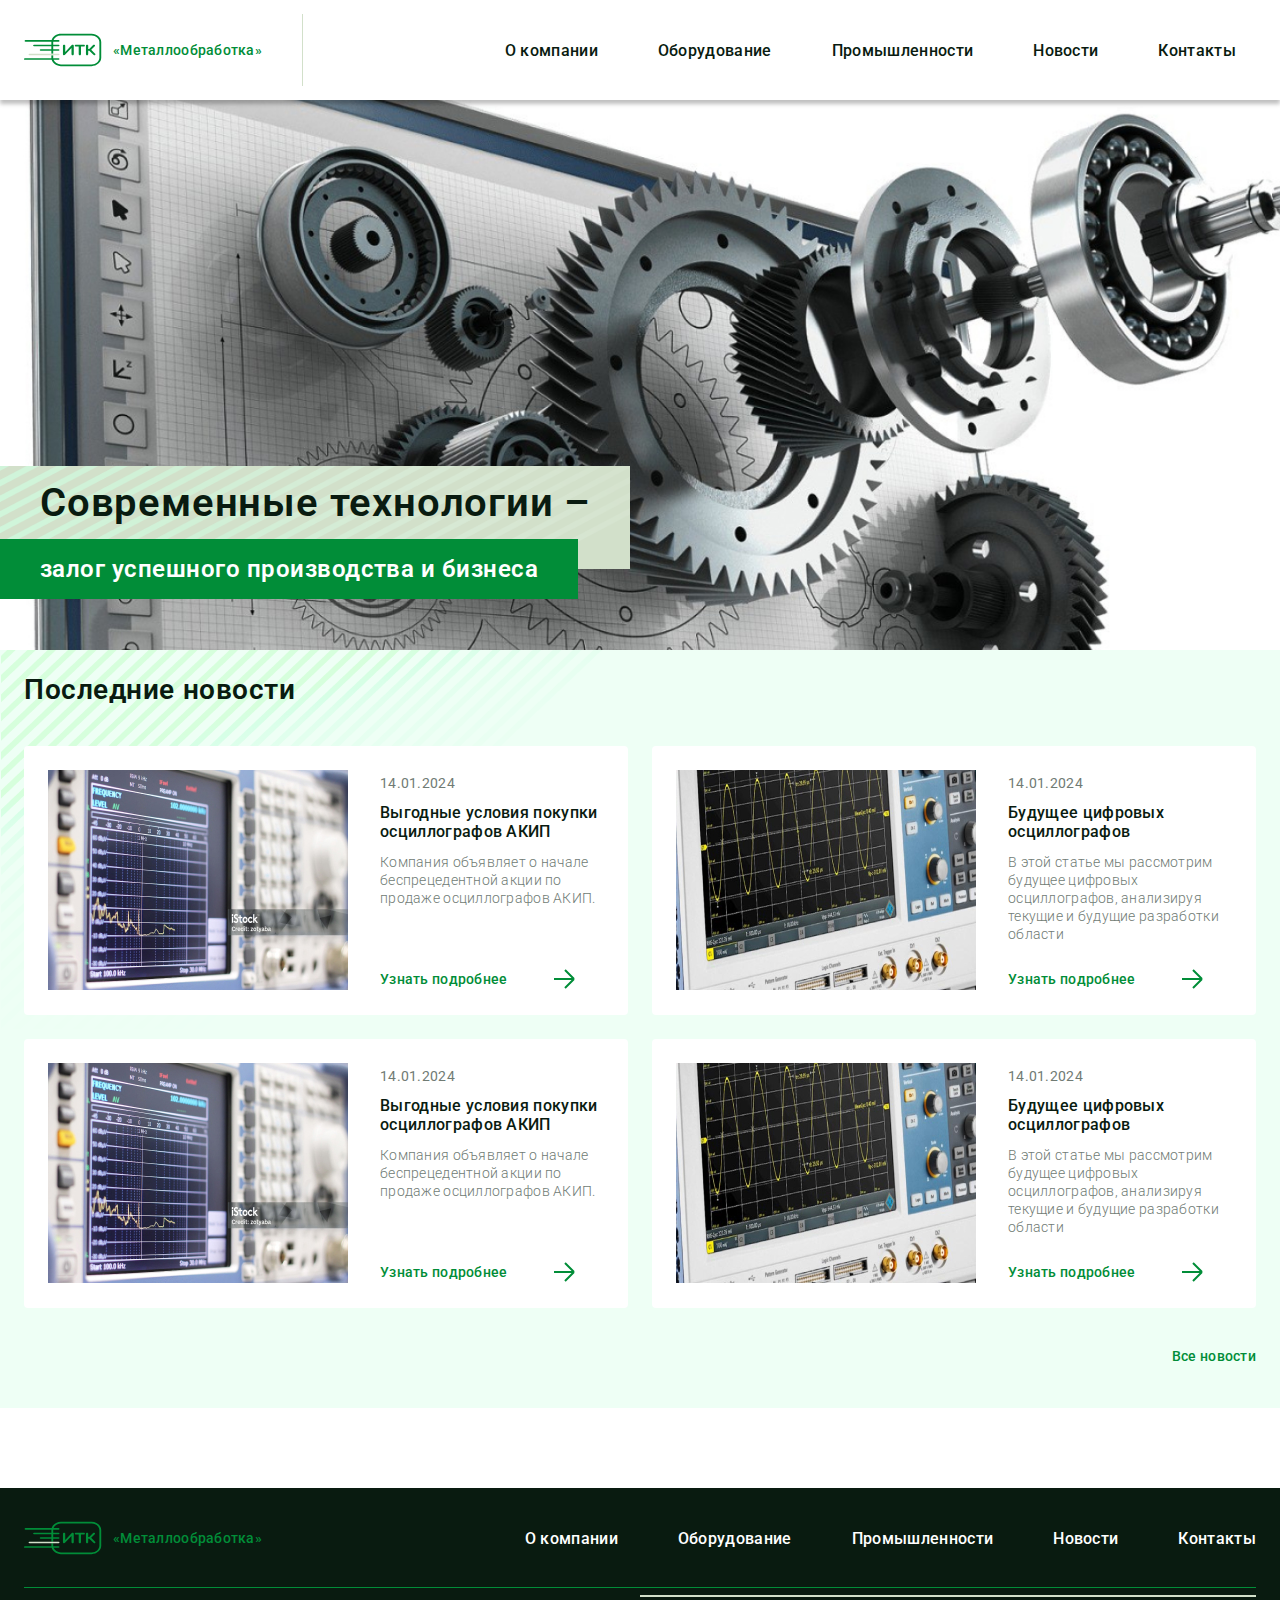
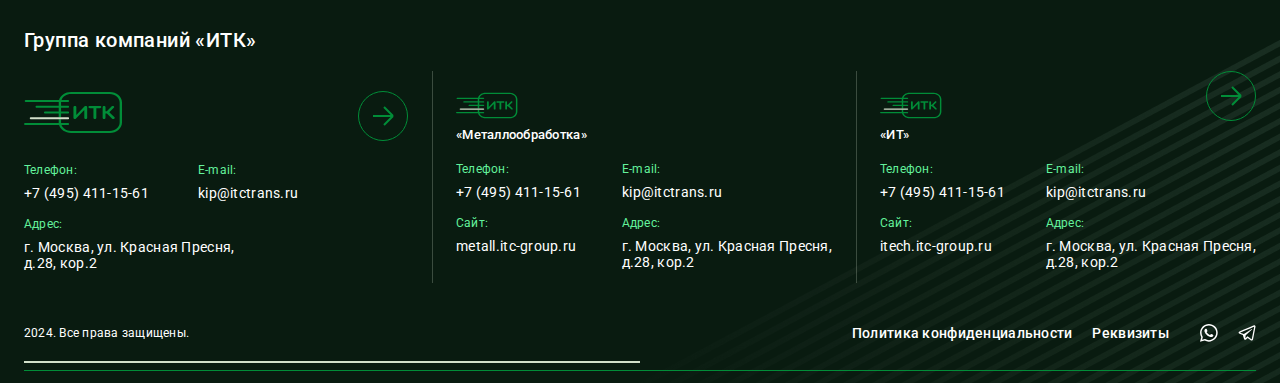
<file: index.html>
<!DOCTYPE html>
<html lang="ru">
	<head>
		<meta http-equiv="Content-Type" content="text/html; charset=utf-8">

		<!-- Adapting the page for mobile devices -->
		<meta name="viewport" content="width=device-width, initial-scale=1, maximum-scale=1">

		<!-- Prohibition of phone number recognition -->
		<meta name="format-detection" content="telephone=no">
		<meta name="SKYPE_TOOLBAR" content ="SKYPE_TOOLBAR_PARSER_COMPATIBLE">

		<!-- Page title -->
		<title>Заголовок страницы</title>

		<!-- Meta description -->
		<meta name="description" content="">

		<!-- Meta Keywords -->
		<meta name="keywords" content="">

		<!-- Changing the color of the mobile browser panel -->
		<meta name="msapplication-TileColor" content="#018D38">
		<meta name="theme-color" content="#018D38">

		<!-- Connecting fonts from Google -->
		<link rel="preconnect" href="https://fonts.googleapis.com">
		<link rel="preconnect" href="https://fonts.gstatic.com" crossorigin>
		<link href="https://fonts.googleapis.com/css2?family=Roboto:ital,wght@0,100;0,300;0,400;0,500;0,700;0,900;1,100;1,300;1,400;1,500;1,700;1,900&display=swap" rel="stylesheet">

		<!-- Connecting style files -->
		<link rel="stylesheet" href="css/swiper-bundle.min.css" async>
		<link rel="stylesheet" href="css/swiper.css" async>
		<link rel="stylesheet" href="css/fancybox.css" async>
		<link rel="stylesheet" href="css/styles.css" async>

		<link rel="stylesheet" href="css/response_1439.css" media="print, (max-width: 1439px)" async>
		<link rel="stylesheet" href="css/response_1279.css" media="print, (max-width: 1279px)" async>
		<link rel="stylesheet" href="css/response_1023.css" media="print, (max-width: 1023px)" async>
		<link rel="stylesheet" href="css/response_767.css" media="print, (max-width: 767px)" async>
	</head>

	<body>
		<div class="wrap">
			<div class="main">
				<header>
					<div class="cont row">
						<a href="/" class="logo">
							<img src="images/logo.svg" alt="">
							<span>«Металлообработка»</span>
						</a>

						<div class="sep"></div>

						<nav class="menu row">
							<div class="menu_item">
								<a href="/">О компании</a>
							</div>

							<div class="menu_item">
								<a href="/" class="sub_link">Оборудование</a>

								<div class="sub_menu tabs_container">
									<div class="mob_head">
										<div class="back">
											<button class="btn">
												<svg><use xlink:href="images/sprite.svg#ic_arrow_hor"></use></svg>
												<span>Оборудование</span>
											</button>
										</div>

										<button class="close_btn">
											<svg><use xlink:href="images/sprite.svg#ic_close"></use></svg>
										</button>
									</div>

									<div class="cont row">
										<div class="tabs vertical">
											<div><button data-content="#sub_menu1_tab1" data-level="level1" class="btn">Гидроабразивная резка</button></div>

											<div><button data-content="#sub_menu1_tab2" data-level="level1" class="btn">Гильотины</button></div>

											<div><button data-content="#sub_menu1_tab3" data-level="level1" class="btn">Гибочные</button></div>

											<div><button data-content="#sub_menu1_tab4" data-level="level1" class="btn">Отрезные</button></div>

											<div><button data-content="#sub_menu1_tab5" data-level="level1" class="btn">Сверлильные</button></div>

											<div><button data-content="#sub_menu1_tab6" data-level="level1" class="btn">Лазерная резка</button></div>

											<div><button data-content="#sub_menu1_tab7" data-level="level1" class="btn">Зубообработка</button></div>

											<div><button data-content="#sub_menu1_tab8" data-level="level1" class="btn">Эррозия</button></div>

											<div><button data-content="#sub_menu1_tab9" data-level="level1" class="btn">Шлифовальная группа</button></div>

											<div><button data-content="#sub_menu1_tab10" data-level="level1" class="btn">Расточные Станки</button></div>

											<div><button data-content="#sub_menu1_tab11" data-level="level1" class="btn">Автоматы продольного точения</button></div>

											<div><button data-content="#sub_menu1_tab12" data-level="level1" class="btn">Фрезерная группа</button></div>

											<div><button data-content="#sub_menu1_tab13" data-level="level1" class="btn">Токарно-фрезерная группа</button></div>

											<div><button data-content="#sub_menu1_tab14" data-level="level1" class="btn">Токарная группа</button></div>
										</div>

										<div class="tab_content level1" id="sub_menu1_tab1">
											<div class="levels">
												<div class="level level1">
													<div class="links show">
														<div class="mob_head">
															<div class="back">
																<button class="btn">
																	<svg><use xlink:href="images/sprite.svg#ic_arrow_hor"></use></svg>
																	<span>Фрезерная группа</span>
																</button>
															</div>

															<button class="close_btn">
																<svg><use xlink:href="images/sprite.svg#ic_close"></use></svg>
															</button>
														</div>

														<div><a href="/" class="next_level_link" data-links="level2_links1">
															<span>Универсальные фрезерные станки</span>

															<svg class="icon visible"><use xlink:href="images/sprite.svg#ic_arr_hor"></use></svg>
														</a></div>

														<div><a href="/" class="next_level_link" data-links="level2_links2">
															<span>Вертикальный</span>

															<svg class="icon visible"><use xlink:href="images/sprite.svg#ic_arr_hor"></use></svg>
														</a></div>

														<div><a href="/" class="next_level_link" data-links="level2_links3">
															<span>Горизонтальный</span>

															<svg class="icon visible"><use xlink:href="images/sprite.svg#ic_arr_hor"></use></svg>
														</a></div>

														<div><a href="/" class="next_level_link" data-links="level2_links4">
															<span>Для неметаллов</span>

															<svg class="icon visible"><use xlink:href="images/sprite.svg#ic_arr_hor"></use></svg>
														</a></div>
													</div>
												</div>


												<div class="level level2">
													<div class="links level2_links1">
														<div class="mob_head">
															<div class="back">
																<button class="btn">
																	<svg><use xlink:href="images/sprite.svg#ic_arrow_hor"></use></svg>
																	<span>Универсальные фрезерные станки</span>
																</button>
															</div>

															<button class="close_btn">
																<svg><use xlink:href="images/sprite.svg#ic_close"></use></svg>
															</button>
														</div>

														<div><a href="/" class="next_level_link" data-links="level3_links1">
															<span>3-х осевые</span>

															<svg class="icon visible"><use xlink:href="images/sprite.svg#ic_arr_hor"></use></svg>
														</a></div>

														<div><a href="/" class="next_level_link" data-links="level3_links2">
															<span>5-ти осевые</span>

															<svg class="icon visible"><use xlink:href="images/sprite.svg#ic_arr_hor"></use></svg>
														</a></div>
													</div>

													<div class="links level2_links2">
														<div class="mob_head">
															<div class="back">
																<button class="btn">
																	<svg><use xlink:href="images/sprite.svg#ic_arrow_hor"></use></svg>
																	<span>Вертикальный</span>
																</button>
															</div>

															<button class="close_btn">
																<svg><use xlink:href="images/sprite.svg#ic_close"></use></svg>
															</button>
														</div>

														<div><a href="/" class="next_level_link" data-links="level3_links1">
															<span>3-х осевые</span>

															<svg class="icon visible"><use xlink:href="images/sprite.svg#ic_arr_hor"></use></svg>
														</a></div>

														<div><a href="/" class="next_level_link" data-links="level3_links2">
															<span>5-ти осевые</span>

															<svg class="icon visible"><use xlink:href="images/sprite.svg#ic_arr_hor"></use></svg>
														</a></div>
													</div>

													<div class="links level2_links3">
														<div class="mob_head">
															<div class="back">
																<button class="btn">
																	<svg><use xlink:href="images/sprite.svg#ic_arrow_hor"></use></svg>
																	<span>Горизонтальный</span>
																</button>
															</div>

															<button class="close_btn">
																<svg><use xlink:href="images/sprite.svg#ic_close"></use></svg>
															</button>
														</div>


														<div><a href="/" class="next_level_link" data-links="level3_links1">
															<span>3-х осевые</span>

															<svg class="icon visible"><use xlink:href="images/sprite.svg#ic_arr_hor"></use></svg>
														</a></div>

														<div><a href="/" class="next_level_link" data-links="level3_links2">
															<span>5-ти осевые</span>

															<svg class="icon visible"><use xlink:href="images/sprite.svg#ic_arr_hor"></use></svg>
														</a></div>
													</div>

													<div class="links level2_links4">
														<div class="mob_head">
															<div class="back">
																<button class="btn">
																	<svg><use xlink:href="images/sprite.svg#ic_arrow_hor"></use></svg>
																	<span>Для неметаллов</span>
																</button>
															</div>

															<button class="close_btn">
																<svg><use xlink:href="images/sprite.svg#ic_close"></use></svg>
															</button>
														</div>

														<div><a href="/" class="next_level_link" data-links="level3_links1">
															<span>3-х осевые</span>

															<svg class="icon visible"><use xlink:href="images/sprite.svg#ic_arr_hor"></use></svg>
														</a></div>

														<div><a href="/" class="next_level_link" data-links="level3_links2">
															<span>5-ти осевые</span>

															<svg class="icon visible"><use xlink:href="images/sprite.svg#ic_arr_hor"></use></svg>
														</a></div>
													</div>
												</div>


												<div class="level level3">
													<div class="links level3_links1">
														<div class="mob_head">
															<div class="back">
																<button class="btn">
																	<svg><use xlink:href="images/sprite.svg#ic_arrow_hor"></use></svg>
																	<span>3-х осевые</span>
																</button>
															</div>

															<button class="close_btn">
																<svg><use xlink:href="images/sprite.svg#ic_close"></use></svg>
															</button>
														</div>

														<div><a href="/" class="next_level_link" data-links="level4_links1">
															<span>С поворотно-наклонным столом</span>

															<svg class="icon visible"><use xlink:href="images/sprite.svg#ic_arr_hor"></use></svg>
														</a></div>

														<div><a href="/" class="next_level_link" data-links="level4_links2">
															<span>С поворотно-наклонной фрезерной головкой</span>

															<svg class="icon visible"><use xlink:href="images/sprite.svg#ic_arr_hor"></use></svg>
														</a></div>
													</div>

													<div class="links level3_links2">
														<div class="mob_head">
															<div class="back">
																<button class="btn">
																	<svg><use xlink:href="images/sprite.svg#ic_arrow_hor"></use></svg>
																	<span>5-ти осевые</span>
																</button>
															</div>

															<button class="close_btn">
																<svg><use xlink:href="images/sprite.svg#ic_close"></use></svg>
															</button>
														</div>

														<div><a href="/" class="next_level_link" data-links="level4_links1">
															<span>С поворотно-наклонным столом</span>

															<svg class="icon visible"><use xlink:href="images/sprite.svg#ic_arr_hor"></use></svg>
														</a></div>

														<div><a href="/" class="next_level_link" data-links="level4_links2">
															<span>С поворотно-наклонной фрезерной головкой</span>

															<svg class="icon visible"><use xlink:href="images/sprite.svg#ic_arr_hor"></use></svg>
														</a></div>
													</div>
												</div>


												<div class="level level4">
													<div class="links level4_links1">
														<div class="mob_head">
															<div class="back">
																<button class="btn">
																	<svg><use xlink:href="images/sprite.svg#ic_arrow_hor"></use></svg>
																	<span>С поворотно-наклонным столом</span>
																</button>
															</div>

															<button class="close_btn">
																<svg><use xlink:href="images/sprite.svg#ic_close"></use></svg>
															</button>
														</div>

														<div><a href="/">
															<span>Обычный</span>
														</a></div>

														<div><a href="/">
															<span>Портального типа с подвижной колонной</span>
														</a></div>

														<div><a href="/">
															<span>Портального типа с подвижным столом</span>
														</a></div>
													</div>

													<div class="links level4_links2">
														<div class="mob_head">
															<div class="back">
																<button class="btn">
																	<svg><use xlink:href="images/sprite.svg#ic_arrow_hor"></use></svg>
																	<span>С поворотно-наклонной фрезерной головкой</span>
																</button>
															</div>

															<button class="close_btn">
																<svg><use xlink:href="images/sprite.svg#ic_close"></use></svg>
															</button>
														</div>

														<div><a href="/">
															<span>Обычный</span>
														</a></div>

														<div><a href="/">
															<span>Портального типа с подвижной колонной</span>
														</a></div>

														<div><a href="/">
															<span>Портального типа с подвижным столом</span>
														</a></div>
													</div>
												</div>
											</div>
										</div>
									</div>

									<button class="close_btn">
										<svg class="icon"><use xlink:href="images/sprite.svg#ic_close"></use></svg>
									</button>
								</div>
							</div>

							<div class="menu_item">
								<a href="/" class="sub_link">Промышленности</a>

								<div class="sub_menu tabs_container">
									<div class="mob_head">
										<div class="back">
											<button class="btn">
												<svg><use xlink:href="images/sprite.svg#ic_arrow_hor"></use></svg>
												<span>Промышленности</span>
											</button>
										</div>

										<button class="close_btn">
											<svg><use xlink:href="images/sprite.svg#ic_close"></use></svg>
										</button>
									</div>

									<div class="cont">
										<div class="tabs">
											<button data-content="#sub_menu2_tab1" data-level="level1" class="btn">Тяжелое машиностроение</button>

											<button data-content="#sub_menu2_tab2" data-level="level1" class="btn">Среднее машиностроение</button>

											<button data-content="#sub_menu2_tab3" data-level="level1" class="btn">Общее машиностроение</button>

											<button data-content="#sub_menu2_tab4" data-level="level1" class="btn">Точное машиностроение</button>
										</div>

										<div class="tab_content level1" id="sub_menu2_tab1">
											<div class="mob_head">
												<div class="back">
													<button class="btn">
														<svg><use xlink:href="images/sprite.svg#ic_arrow_hor"></use></svg>
														<span>Тяжелое машиностроение</span>
													</button>
												</div>

												<button class="close_btn">
													<svg><use xlink:href="images/sprite.svg#ic_close"></use></svg>
												</button>
											</div>

											<div class="links">
												<div><a href="/">
													<span>Автомобилестроение</span>
													<svg class="icon"><use xlink:href="images/sprite.svg#ic_arr_hor"></use></svg>
												</a></div>

												<div><a href="/">
													<span>Тракторостроение</span>
													<svg class="icon"><use xlink:href="images/sprite.svg#ic_arr_hor"></use></svg>
												</a></div>

												<div><a href="/">
													<span>Станкостроение</span>
													<svg class="icon"><use xlink:href="images/sprite.svg#ic_arr_hor"></use></svg>
												</a></div>
											</div>
										</div>

										<div class="tab_content level1" id="sub_menu2_tab2">
											<div class="mob_head">
												<div class="back">
													<button class="btn">
														<svg><use xlink:href="images/sprite.svg#ic_arrow_hor"></use></svg>
														<span>Среднее машиностроение</span>
													</button>
												</div>

												<button class="close_btn">
													<svg><use xlink:href="images/sprite.svg#ic_close"></use></svg>
												</button>
											</div>

											<div class="links">
												<div><a href="/">
													<span>Автомобилестроение</span>
													<svg class="icon"><use xlink:href="images/sprite.svg#ic_arr_hor"></use></svg>
												</a></div>

												<div><a href="/">
													<span>Тракторостроение</span>
													<svg class="icon"><use xlink:href="images/sprite.svg#ic_arr_hor"></use></svg>
												</a></div>

												<div><a href="/">
													<span>Станкостроение</span>
													<svg class="icon"><use xlink:href="images/sprite.svg#ic_arr_hor"></use></svg>
												</a></div>
											</div>
										</div>

										<div class="tab_content level1" id="sub_menu2_tab3">
											<div class="mob_head">
												<div class="back">
													<button class="btn">
														<svg><use xlink:href="images/sprite.svg#ic_arrow_hor"></use></svg>
														<span>Общее машиностроение</span>
													</button>
												</div>

												<button class="close_btn">
													<svg><use xlink:href="images/sprite.svg#ic_close"></use></svg>
												</button>
											</div>

											<div class="links">
												<div><a href="/">
													<span>Автомобилестроение</span>
													<svg class="icon"><use xlink:href="images/sprite.svg#ic_arr_hor"></use></svg>
												</a></div>

												<div><a href="/">
													<span>Тракторостроение</span>
													<svg class="icon"><use xlink:href="images/sprite.svg#ic_arr_hor"></use></svg>
												</a></div>

												<div><a href="/">
													<span>Станкостроение</span>
													<svg class="icon"><use xlink:href="images/sprite.svg#ic_arr_hor"></use></svg>
												</a></div>
											</div>
										</div>

										<div class="tab_content level1" id="sub_menu2_tab4">
											<div class="mob_head">
												<div class="back">
													<button class="btn">
														<svg><use xlink:href="images/sprite.svg#ic_arrow_hor"></use></svg>
														<span>Точное машиностроение</span>
													</button>
												</div>

												<button class="close_btn">
													<svg><use xlink:href="images/sprite.svg#ic_close"></use></svg>
												</button>
											</div>

											<div class="links">
												<div><a href="/">
													<span>Автомобилестроение</span>
													<svg class="icon"><use xlink:href="images/sprite.svg#ic_arr_hor"></use></svg>
												</a></div>

												<div><a href="/">
													<span>Тракторостроение</span>
													<svg class="icon"><use xlink:href="images/sprite.svg#ic_arr_hor"></use></svg>
												</a></div>

												<div><a href="/">
													<span>Станкостроение</span>
													<svg class="icon"><use xlink:href="images/sprite.svg#ic_arr_hor"></use></svg>
												</a></div>
											</div>
										</div>
									</div>

									<button class="close_btn">
										<svg class="icon"><use xlink:href="images/sprite.svg#ic_close"></use></svg>
									</button>
								</div>
							</div>

							<div class="menu_item">
								<a href="/">Новости</a>
							</div>

							<div class="menu_item">
								<a href="/">Контакты</a>
							</div>
						</nav>

						<button class="mob_menu_btn">
							<span>Меню</span>
							<svg class="icon"><use xlink:href="images/sprite.svg#ic_menu"></use></svg>
							<svg class="icon"><use xlink:href="images/sprite.svg#ic_close"></use></svg>
						</button>
					</div>
				</header>


				<section class="first_section">
					<div class="cont">
						<div class="data">
							<div class="title">
								<span class="span1">Современные технологии –</span><br>
								<span class="span2">залог успешного производства и бизнеса</span>
							</div>
						</div>
					</div>

					<img src="images/tmp/bg_first_section.jpg" alt="" loading="lazy" class="bg">
				</section>


				<section class="bg_green bg_lines block">
					<section class="articles">
						<div class="cont">
							<div class="block_head">
								<div class="title">Последние новости</div>
							</div>

							<div class="row">
								<div class="article">
									<div class="thumb">
										<img src="images/tmp/article_thumb1.jpg" alt="" loading="lazy">
									</div>

									<div class="info">
										<div class="date">14.01.2024</div>

										<div class="name">
											<a href="/">Выгодные условия покупки осциллографов АКИП</a>
										</div>

										<div class="desc">Компания объявляет о начале беспрецедентной акции по продаже осциллографов АКИП.</div>

										<div class="link">
											<a href="/">
												<span>Узнать подробнее</span>
												<svg class="icon"><use xlink:href="images/sprite.svg#ic_arrow_hor"></use></svg>
											</a>
										</div>
									</div>
								</div>

								<div class="article">
									<div class="thumb">
										<img src="images/tmp/article_thumb2.jpg" alt="" loading="lazy">
									</div>

									<div class="info">
										<div class="date">14.01.2024</div>

										<div class="name">
											<a href="/">Будущее цифровых осциллографов</a>
										</div>

										<div class="desc">В этой статье мы рассмотрим будущее цифровых осциллографов, анализируя текущие и будущие разработки области</div>

										<div class="link">
											<a href="/">
												<span>Узнать подробнее</span>
												<svg class="icon"><use xlink:href="images/sprite.svg#ic_arrow_hor"></use></svg>
											</a>
										</div>
									</div>
								</div>

								<div class="article">
									<div class="thumb">
										<img src="images/tmp/article_thumb1.jpg" alt="" loading="lazy">
									</div>

									<div class="info">
										<div class="date">14.01.2024</div>

										<div class="name">
											<a href="/">Выгодные условия покупки осциллографов АКИП</a>
										</div>

										<div class="desc">Компания объявляет о начале беспрецедентной акции по продаже осциллографов АКИП.</div>

										<div class="link">
											<a href="/">
												<span>Узнать подробнее</span>
												<svg class="icon"><use xlink:href="images/sprite.svg#ic_arrow_hor"></use></svg>
											</a>
										</div>
									</div>
								</div>

								<div class="article">
									<div class="thumb">
										<img src="images/tmp/article_thumb2.jpg" alt="" loading="lazy">
									</div>

									<div class="info">
										<div class="date">14.01.2024</div>

										<div class="name">
											<a href="/">Будущее цифровых осциллографов</a>
										</div>

										<div class="desc">В этой статье мы рассмотрим будущее цифровых осциллографов, анализируя текущие и будущие разработки области</div>

										<div class="link">
											<a href="/">
												<span>Узнать подробнее</span>
												<svg class="icon"><use xlink:href="images/sprite.svg#ic_arrow_hor"></use></svg>
											</a>
										</div>
									</div>
								</div>
							</div>

							<div class="all_link">
								<a href="/">Все новости</a>
							</div>
						</div>
					</section>
				</section>
			</div>


			<footer>
				<div class="cont row">
					<div class="top">
						<div class="logo">
							<img src="images/logo.svg" alt="">
							<span>«Металлообработка»</span>
						</div>

						<div class="menu">
							<div class="menu_item">
								<a href="/">О компании</a>
							</div>

							<div class="menu_item">
								<a href="/">Оборудование</a>
							</div>

							<div class="menu_item">
								<a href="/">Промышленности</a>
							</div>

							<div class="menu_item">
								<a href="/">Новости</a>
							</div>

							<div class="menu_item">
								<a href="/">Контакты</a>
							</div>
						</div>
					</div>


					<div class="company">Группа компаний «ИТК»</div>

					<div class="department general">
						<div class="logo">
							<img src="images/logo.svg" alt="">
						</div>

						<a href="/" class="link">
							<svg class="icon"><use xlink:href="images/sprite.svg#ic_arrow_hor"></use></svg>
						</a>

						<div class="contacts">
							<div class="phone">
								<div class="label">Телефон:</div>

								<div><a href="tel:+74954111561">+7 (495) 411-15-61</a></div>
							</div>

							<div class="phone">
								<div class="label">E-mail:</div>

								<div><a href="mailto:kip@itctrans.ru">kip@itctrans.ru</a></div>
							</div>

							<div class="location">
								<div class="label">Адрес:</div>

								<div>г. Москва, ул. Красная Пресня,<br> д.28, кор.2</div>
							</div>
						</div>
					</div>

					<div class="department">
						<div class="logo">
							<img src="images/logo.svg" alt="">
						</div>

						<div class="name">«Металлообработка»</div>

						<div class="contacts">
							<div class="phone">
								<div class="label">Телефон:</div>

								<div><a href="tel:+74954111561">+7 (495) 411-15-61</a></div>
							</div>

							<div class="phone">
								<div class="label">E-mail:</div>

								<div><a href="mailto:kip@itctrans.ru">kip@itctrans.ru</a></div>
							</div>

							<div class="site">
								<div class="label">Сайт:</div>

								<div><a href="https://metall.itc-group.ru" target="_blank" rel="noopener">metall.itc-group.ru</a></div>
							</div>

							<div class="location">
								<div class="label">Адрес:</div>

								<div>г. Москва, ул. Красная Пресня,<br> д.28, кор.2</div>
							</div>
						</div>
					</div>

					<div class="department">
						<div class="logo">
							<img src="images/logo.svg" alt="">
						</div>

						<div class="name">«ИТ»</div>

						<a href="/" class="link">
							<svg class="icon"><use xlink:href="images/sprite.svg#ic_arrow_hor"></use></svg>
						</a>

						<div class="contacts">
							<div class="phone">
								<div class="label">Телефон:</div>

								<div><a href="tel:+74954111561">+7 (495) 411-15-61</a></div>
							</div>

							<div class="phone">
								<div class="label">E-mail:</div>

								<div><a href="mailto:kip@itctrans.ru">kip@itctrans.ru</a></div>
							</div>

							<div class="site">
								<div class="label">Сайт:</div>

								<div><a href="https://itech.itc-group.ru" target="_blank" rel="noopener">itech.itc-group.ru</a></div>
							</div>

							<div class="location">
								<div class="label">Адрес:</div>

								<div>г. Москва, ул. Красная Пресня,<br> д.28, кор.2</div>
							</div>
						</div>
					</div>

					<div class="bottom">
						<div class="copyright">2024. Все права защищены.</div>

						<div class="links">
							<div><a href="/">Политика конфиденциальности</a></div>

							<div><a href="/">Реквизиты</a></div>
						</div>

						<div class="socials">
							<a href="/" target="_blank" rel="noopener nofollow">
								<svg class="icon"><use xlink:href="images/sprite.svg#ic_whatsapp"></use></svg>
							</a>

							<a href="/" target="_blank" rel="noopener nofollow">
								<svg class="icon"><use xlink:href="images/sprite.svg#ic_telegram"></use></svg>
							</a>
						</div>
					</div>
				</div>
			</footer>


			<div class="overlay"></div>
		</div>


		<!-- Connecting javascript files -->
		<script src="js/jquery-3.6.3.min.js"></script>
		<script src="js/functions.js"></script>
		<script src="js/swiper-bundle.min.js"></script>
		<script src="js/fancybox.js"></script>
		<script src="js/imask.js"></script>
		<script src="js/nice-select2.js"></script>
		<script src="js/scripts.js"></script>
	</body>
</html>
</file>
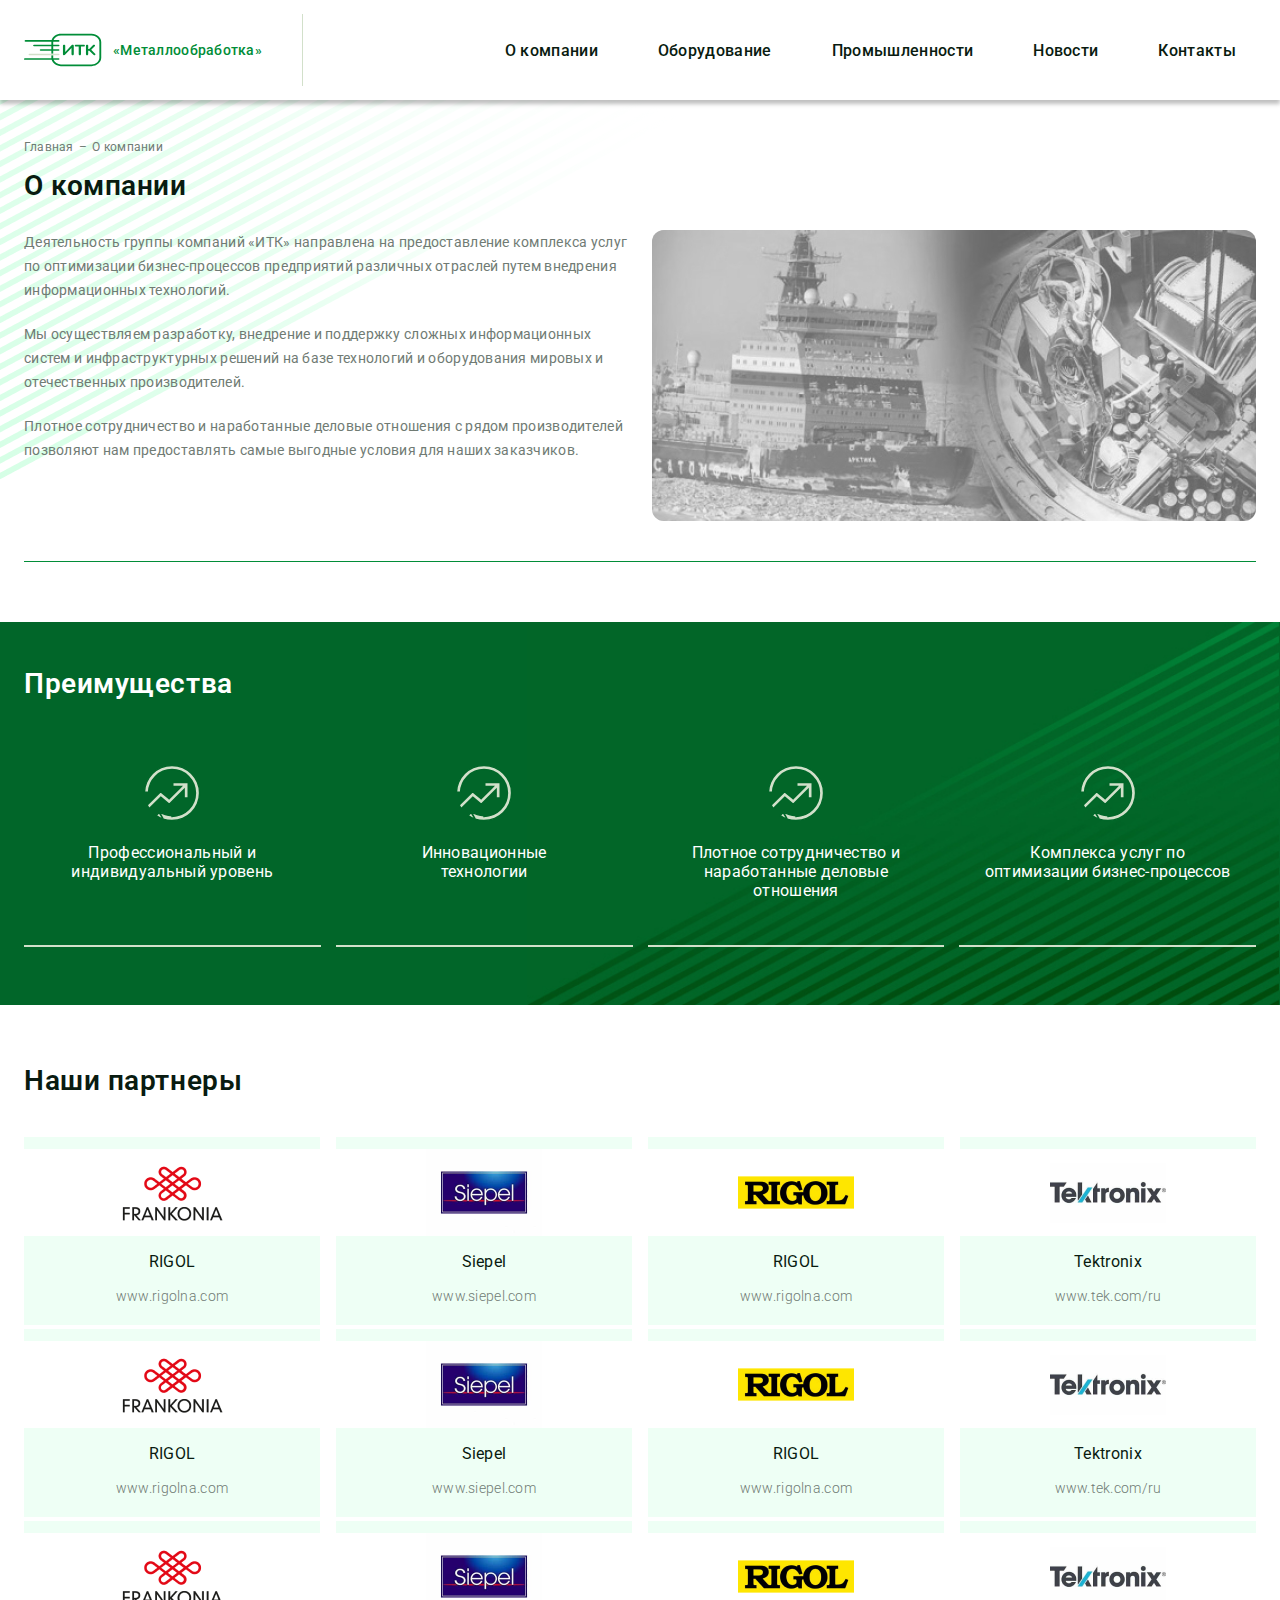
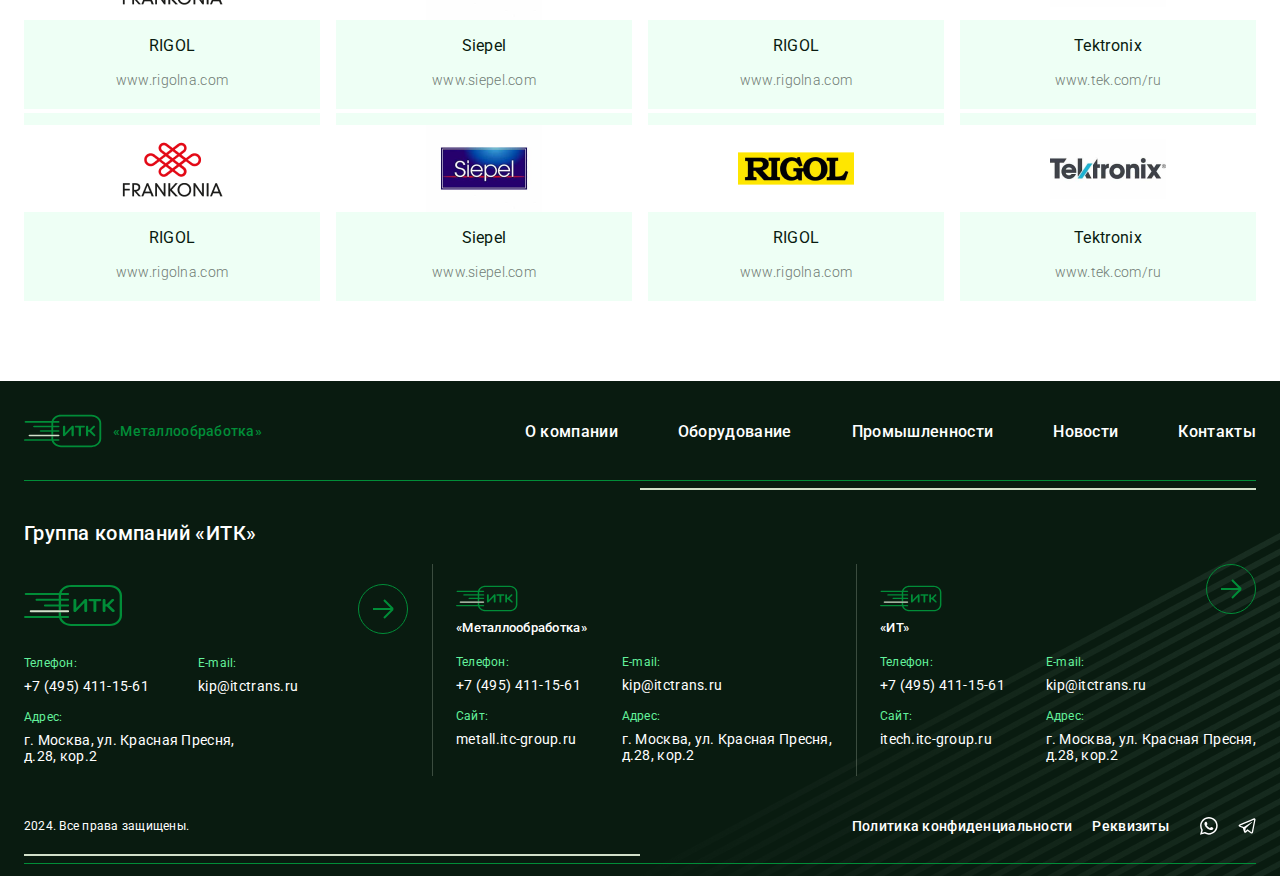
<file: about.html>
<!DOCTYPE html>
<html lang="ru">
	<head>
		<meta http-equiv="Content-Type" content="text/html; charset=utf-8">

		<!-- Adapting the page for mobile devices -->
		<meta name="viewport" content="width=device-width, initial-scale=1, maximum-scale=1">

		<!-- Prohibition of phone number recognition -->
		<meta name="format-detection" content="telephone=no">
		<meta name="SKYPE_TOOLBAR" content ="SKYPE_TOOLBAR_PARSER_COMPATIBLE">

		<!-- Page title -->
		<title>Заголовок страницы</title>

		<!-- Meta description -->
		<meta name="description" content="">

		<!-- Meta Keywords -->
		<meta name="keywords" content="">

		<!-- Changing the color of the mobile browser panel -->
		<meta name="msapplication-TileColor" content="#018D38">
		<meta name="theme-color" content="#018D38">

		<!-- Connecting fonts from Google -->
		<link rel="preconnect" href="https://fonts.googleapis.com">
		<link rel="preconnect" href="https://fonts.gstatic.com" crossorigin>
		<link href="https://fonts.googleapis.com/css2?family=Roboto:ital,wght@0,100;0,300;0,400;0,500;0,700;0,900;1,100;1,300;1,400;1,500;1,700;1,900&display=swap" rel="stylesheet">

		<!-- Connecting style files -->
		<link rel="stylesheet" href="css/swiper-bundle.min.css" async>
		<link rel="stylesheet" href="css/swiper.css" async>
		<link rel="stylesheet" href="css/fancybox.css" async>
		<link rel="stylesheet" href="css/styles.css" async>

		<link rel="stylesheet" href="css/response_1439.css" media="print, (max-width: 1439px)" async>
		<link rel="stylesheet" href="css/response_1279.css" media="print, (max-width: 1279px)" async>
		<link rel="stylesheet" href="css/response_1023.css" media="print, (max-width: 1023px)" async>
		<link rel="stylesheet" href="css/response_767.css" media="print, (max-width: 767px)" async>
	</head>

	<body>
		<div class="wrap">
			<div class="main">
				<header>
					<div class="cont row">
						<a href="/" class="logo">
							<img src="images/logo.svg" alt="">
							<span>«Металлообработка»</span>
						</a>

						<div class="sep"></div>

						<nav class="menu row">
							<div class="menu_item">
								<a href="/">О компании</a>
							</div>

							<div class="menu_item">
								<a href="/" class="sub_link">Оборудование</a>

								<div class="sub_menu tabs_container">
									<div class="mob_head">
										<div class="back">
											<button class="btn">
												<svg><use xlink:href="images/sprite.svg#ic_arrow_hor"></use></svg>
												<span>Оборудование</span>
											</button>
										</div>

										<button class="close_btn">
											<svg><use xlink:href="images/sprite.svg#ic_close"></use></svg>
										</button>
									</div>

									<div class="cont row">
										<div class="tabs vertical">
											<div><button data-content="#sub_menu1_tab1" data-level="level1" class="btn">Гидроабразивная резка</button></div>

											<div><button data-content="#sub_menu1_tab2" data-level="level1" class="btn">Гильотины</button></div>

											<div><button data-content="#sub_menu1_tab3" data-level="level1" class="btn">Гибочные</button></div>

											<div><button data-content="#sub_menu1_tab4" data-level="level1" class="btn">Отрезные</button></div>

											<div><button data-content="#sub_menu1_tab5" data-level="level1" class="btn">Сверлильные</button></div>

											<div><button data-content="#sub_menu1_tab6" data-level="level1" class="btn">Лазерная резка</button></div>

											<div><button data-content="#sub_menu1_tab7" data-level="level1" class="btn">Зубообработка</button></div>

											<div><button data-content="#sub_menu1_tab8" data-level="level1" class="btn">Эррозия</button></div>

											<div><button data-content="#sub_menu1_tab9" data-level="level1" class="btn">Шлифовальная группа</button></div>

											<div><button data-content="#sub_menu1_tab10" data-level="level1" class="btn">Расточные Станки</button></div>

											<div><button data-content="#sub_menu1_tab11" data-level="level1" class="btn">Автоматы продольного точения</button></div>

											<div><button data-content="#sub_menu1_tab12" data-level="level1" class="btn">Фрезерная группа</button></div>

											<div><button data-content="#sub_menu1_tab13" data-level="level1" class="btn">Токарно-фрезерная группа</button></div>

											<div><button data-content="#sub_menu1_tab14" data-level="level1" class="btn">Токарная группа</button></div>
										</div>

										<div class="tab_content level1" id="sub_menu1_tab1">
											<div class="levels">
												<div class="level level1">
													<div class="links show">
														<div class="mob_head">
															<div class="back">
																<button class="btn">
																	<svg><use xlink:href="images/sprite.svg#ic_arrow_hor"></use></svg>
																	<span>Фрезерная группа</span>
																</button>
															</div>

															<button class="close_btn">
																<svg><use xlink:href="images/sprite.svg#ic_close"></use></svg>
															</button>
														</div>

														<div><a href="/" class="next_level_link" data-links="level2_links1">
															<span>Универсальные фрезерные станки</span>

															<svg class="icon visible"><use xlink:href="images/sprite.svg#ic_arr_hor"></use></svg>
														</a></div>

														<div><a href="/" class="next_level_link" data-links="level2_links2">
															<span>Вертикальный</span>

															<svg class="icon visible"><use xlink:href="images/sprite.svg#ic_arr_hor"></use></svg>
														</a></div>

														<div><a href="/" class="next_level_link" data-links="level2_links3">
															<span>Горизонтальный</span>

															<svg class="icon visible"><use xlink:href="images/sprite.svg#ic_arr_hor"></use></svg>
														</a></div>

														<div><a href="/" class="next_level_link" data-links="level2_links4">
															<span>Для неметаллов</span>

															<svg class="icon visible"><use xlink:href="images/sprite.svg#ic_arr_hor"></use></svg>
														</a></div>
													</div>
												</div>


												<div class="level level2">
													<div class="links level2_links1">
														<div class="mob_head">
															<div class="back">
																<button class="btn">
																	<svg><use xlink:href="images/sprite.svg#ic_arrow_hor"></use></svg>
																	<span>Универсальные фрезерные станки</span>
																</button>
															</div>

															<button class="close_btn">
																<svg><use xlink:href="images/sprite.svg#ic_close"></use></svg>
															</button>
														</div>

														<div><a href="/" class="next_level_link" data-links="level3_links1">
															<span>3-х осевые</span>

															<svg class="icon visible"><use xlink:href="images/sprite.svg#ic_arr_hor"></use></svg>
														</a></div>

														<div><a href="/" class="next_level_link" data-links="level3_links2">
															<span>5-ти осевые</span>

															<svg class="icon visible"><use xlink:href="images/sprite.svg#ic_arr_hor"></use></svg>
														</a></div>
													</div>

													<div class="links level2_links2">
														<div class="mob_head">
															<div class="back">
																<button class="btn">
																	<svg><use xlink:href="images/sprite.svg#ic_arrow_hor"></use></svg>
																	<span>Вертикальный</span>
																</button>
															</div>

															<button class="close_btn">
																<svg><use xlink:href="images/sprite.svg#ic_close"></use></svg>
															</button>
														</div>

														<div><a href="/" class="next_level_link" data-links="level3_links1">
															<span>3-х осевые</span>

															<svg class="icon visible"><use xlink:href="images/sprite.svg#ic_arr_hor"></use></svg>
														</a></div>

														<div><a href="/" class="next_level_link" data-links="level3_links2">
															<span>5-ти осевые</span>

															<svg class="icon visible"><use xlink:href="images/sprite.svg#ic_arr_hor"></use></svg>
														</a></div>
													</div>

													<div class="links level2_links3">
														<div class="mob_head">
															<div class="back">
																<button class="btn">
																	<svg><use xlink:href="images/sprite.svg#ic_arrow_hor"></use></svg>
																	<span>Горизонтальный</span>
																</button>
															</div>

															<button class="close_btn">
																<svg><use xlink:href="images/sprite.svg#ic_close"></use></svg>
															</button>
														</div>


														<div><a href="/" class="next_level_link" data-links="level3_links1">
															<span>3-х осевые</span>

															<svg class="icon visible"><use xlink:href="images/sprite.svg#ic_arr_hor"></use></svg>
														</a></div>

														<div><a href="/" class="next_level_link" data-links="level3_links2">
															<span>5-ти осевые</span>

															<svg class="icon visible"><use xlink:href="images/sprite.svg#ic_arr_hor"></use></svg>
														</a></div>
													</div>

													<div class="links level2_links4">
														<div class="mob_head">
															<div class="back">
																<button class="btn">
																	<svg><use xlink:href="images/sprite.svg#ic_arrow_hor"></use></svg>
																	<span>Для неметаллов</span>
																</button>
															</div>

															<button class="close_btn">
																<svg><use xlink:href="images/sprite.svg#ic_close"></use></svg>
															</button>
														</div>

														<div><a href="/" class="next_level_link" data-links="level3_links1">
															<span>3-х осевые</span>

															<svg class="icon visible"><use xlink:href="images/sprite.svg#ic_arr_hor"></use></svg>
														</a></div>

														<div><a href="/" class="next_level_link" data-links="level3_links2">
															<span>5-ти осевые</span>

															<svg class="icon visible"><use xlink:href="images/sprite.svg#ic_arr_hor"></use></svg>
														</a></div>
													</div>
												</div>


												<div class="level level3">
													<div class="links level3_links1">
														<div class="mob_head">
															<div class="back">
																<button class="btn">
																	<svg><use xlink:href="images/sprite.svg#ic_arrow_hor"></use></svg>
																	<span>3-х осевые</span>
																</button>
															</div>

															<button class="close_btn">
																<svg><use xlink:href="images/sprite.svg#ic_close"></use></svg>
															</button>
														</div>

														<div><a href="/" class="next_level_link" data-links="level4_links1">
															<span>С поворотно-наклонным столом</span>

															<svg class="icon visible"><use xlink:href="images/sprite.svg#ic_arr_hor"></use></svg>
														</a></div>

														<div><a href="/" class="next_level_link" data-links="level4_links2">
															<span>С поворотно-наклонной фрезерной головкой</span>

															<svg class="icon visible"><use xlink:href="images/sprite.svg#ic_arr_hor"></use></svg>
														</a></div>
													</div>

													<div class="links level3_links2">
														<div class="mob_head">
															<div class="back">
																<button class="btn">
																	<svg><use xlink:href="images/sprite.svg#ic_arrow_hor"></use></svg>
																	<span>5-ти осевые</span>
																</button>
															</div>

															<button class="close_btn">
																<svg><use xlink:href="images/sprite.svg#ic_close"></use></svg>
															</button>
														</div>

														<div><a href="/" class="next_level_link" data-links="level4_links1">
															<span>С поворотно-наклонным столом</span>

															<svg class="icon visible"><use xlink:href="images/sprite.svg#ic_arr_hor"></use></svg>
														</a></div>

														<div><a href="/" class="next_level_link" data-links="level4_links2">
															<span>С поворотно-наклонной фрезерной головкой</span>

															<svg class="icon visible"><use xlink:href="images/sprite.svg#ic_arr_hor"></use></svg>
														</a></div>
													</div>
												</div>


												<div class="level level4">
													<div class="links level4_links1">
														<div class="mob_head">
															<div class="back">
																<button class="btn">
																	<svg><use xlink:href="images/sprite.svg#ic_arrow_hor"></use></svg>
																	<span>С поворотно-наклонным столом</span>
																</button>
															</div>

															<button class="close_btn">
																<svg><use xlink:href="images/sprite.svg#ic_close"></use></svg>
															</button>
														</div>

														<div><a href="/">
															<span>Обычный</span>
														</a></div>

														<div><a href="/">
															<span>Портального типа с подвижной колонной</span>
														</a></div>

														<div><a href="/">
															<span>Портального типа с подвижным столом</span>
														</a></div>
													</div>

													<div class="links level4_links2">
														<div class="mob_head">
															<div class="back">
																<button class="btn">
																	<svg><use xlink:href="images/sprite.svg#ic_arrow_hor"></use></svg>
																	<span>С поворотно-наклонной фрезерной головкой</span>
																</button>
															</div>

															<button class="close_btn">
																<svg><use xlink:href="images/sprite.svg#ic_close"></use></svg>
															</button>
														</div>

														<div><a href="/">
															<span>Обычный</span>
														</a></div>

														<div><a href="/">
															<span>Портального типа с подвижной колонной</span>
														</a></div>

														<div><a href="/">
															<span>Портального типа с подвижным столом</span>
														</a></div>
													</div>
												</div>
											</div>
										</div>
									</div>

									<button class="close_btn">
										<svg class="icon"><use xlink:href="images/sprite.svg#ic_close"></use></svg>
									</button>
								</div>
							</div>

							<div class="menu_item">
								<a href="/" class="sub_link">Промышленности</a>

								<div class="sub_menu tabs_container">
									<div class="mob_head">
										<div class="back">
											<button class="btn">
												<svg><use xlink:href="images/sprite.svg#ic_arrow_hor"></use></svg>
												<span>Промышленности</span>
											</button>
										</div>

										<button class="close_btn">
											<svg><use xlink:href="images/sprite.svg#ic_close"></use></svg>
										</button>
									</div>

									<div class="cont">
										<div class="tabs">
											<button data-content="#sub_menu2_tab1" data-level="level1" class="btn">Тяжелое машиностроение</button>

											<button data-content="#sub_menu2_tab2" data-level="level1" class="btn">Среднее машиностроение</button>

											<button data-content="#sub_menu2_tab3" data-level="level1" class="btn">Общее машиностроение</button>

											<button data-content="#sub_menu2_tab4" data-level="level1" class="btn">Точное машиностроение</button>
										</div>

										<div class="tab_content level1" id="sub_menu2_tab1">
											<div class="mob_head">
												<div class="back">
													<button class="btn">
														<svg><use xlink:href="images/sprite.svg#ic_arrow_hor"></use></svg>
														<span>Тяжелое машиностроение</span>
													</button>
												</div>

												<button class="close_btn">
													<svg><use xlink:href="images/sprite.svg#ic_close"></use></svg>
												</button>
											</div>

											<div class="links">
												<div><a href="/">
													<span>Автомобилестроение</span>
													<svg class="icon"><use xlink:href="images/sprite.svg#ic_arr_hor"></use></svg>
												</a></div>

												<div><a href="/">
													<span>Тракторостроение</span>
													<svg class="icon"><use xlink:href="images/sprite.svg#ic_arr_hor"></use></svg>
												</a></div>

												<div><a href="/">
													<span>Станкостроение</span>
													<svg class="icon"><use xlink:href="images/sprite.svg#ic_arr_hor"></use></svg>
												</a></div>
											</div>
										</div>

										<div class="tab_content level1" id="sub_menu2_tab2">
											<div class="mob_head">
												<div class="back">
													<button class="btn">
														<svg><use xlink:href="images/sprite.svg#ic_arrow_hor"></use></svg>
														<span>Среднее машиностроение</span>
													</button>
												</div>

												<button class="close_btn">
													<svg><use xlink:href="images/sprite.svg#ic_close"></use></svg>
												</button>
											</div>

											<div class="links">
												<div><a href="/">
													<span>Автомобилестроение</span>
													<svg class="icon"><use xlink:href="images/sprite.svg#ic_arr_hor"></use></svg>
												</a></div>

												<div><a href="/">
													<span>Тракторостроение</span>
													<svg class="icon"><use xlink:href="images/sprite.svg#ic_arr_hor"></use></svg>
												</a></div>

												<div><a href="/">
													<span>Станкостроение</span>
													<svg class="icon"><use xlink:href="images/sprite.svg#ic_arr_hor"></use></svg>
												</a></div>
											</div>
										</div>

										<div class="tab_content level1" id="sub_menu2_tab3">
											<div class="mob_head">
												<div class="back">
													<button class="btn">
														<svg><use xlink:href="images/sprite.svg#ic_arrow_hor"></use></svg>
														<span>Общее машиностроение</span>
													</button>
												</div>

												<button class="close_btn">
													<svg><use xlink:href="images/sprite.svg#ic_close"></use></svg>
												</button>
											</div>

											<div class="links">
												<div><a href="/">
													<span>Автомобилестроение</span>
													<svg class="icon"><use xlink:href="images/sprite.svg#ic_arr_hor"></use></svg>
												</a></div>

												<div><a href="/">
													<span>Тракторостроение</span>
													<svg class="icon"><use xlink:href="images/sprite.svg#ic_arr_hor"></use></svg>
												</a></div>

												<div><a href="/">
													<span>Станкостроение</span>
													<svg class="icon"><use xlink:href="images/sprite.svg#ic_arr_hor"></use></svg>
												</a></div>
											</div>
										</div>

										<div class="tab_content level1" id="sub_menu2_tab4">
											<div class="mob_head">
												<div class="back">
													<button class="btn">
														<svg><use xlink:href="images/sprite.svg#ic_arrow_hor"></use></svg>
														<span>Точное машиностроение</span>
													</button>
												</div>

												<button class="close_btn">
													<svg><use xlink:href="images/sprite.svg#ic_close"></use></svg>
												</button>
											</div>

											<div class="links">
												<div><a href="/">
													<span>Автомобилестроение</span>
													<svg class="icon"><use xlink:href="images/sprite.svg#ic_arr_hor"></use></svg>
												</a></div>

												<div><a href="/">
													<span>Тракторостроение</span>
													<svg class="icon"><use xlink:href="images/sprite.svg#ic_arr_hor"></use></svg>
												</a></div>

												<div><a href="/">
													<span>Станкостроение</span>
													<svg class="icon"><use xlink:href="images/sprite.svg#ic_arr_hor"></use></svg>
												</a></div>
											</div>
										</div>
									</div>

									<button class="close_btn">
										<svg class="icon"><use xlink:href="images/sprite.svg#ic_close"></use></svg>
									</button>
								</div>
							</div>

							<div class="menu_item">
								<a href="/">Новости</a>
							</div>

							<div class="menu_item">
								<a href="/">Контакты</a>
							</div>
						</nav>

						<button class="mob_menu_btn">
							<span>Меню</span>
							<svg class="icon"><use xlink:href="images/sprite.svg#ic_menu"></use></svg>
							<svg class="icon"><use xlink:href="images/sprite.svg#ic_close"></use></svg>
						</button>
					</div>
				</header>


				<section class="bg_lines">
					<section class="page_head">
						<div class="cont">
							<div class="breadcrumbs">
								<a href="/">Главная</a>

								<span class="sep">–</span>

								<span class="current">О компании</span>
							</div>

							<h1 class="page_title">О компании</h1>
						</div>
					</section>


					<section class="about_info block small_m">
						<div class="cont row">
							<div class="data">
								<div class="text_block">
									<p>Деятельность группы компаний «ИТК» направлена на предоставление комплекса услуг по оптимизации бизнес-процессов предприятий различных отраслей путем внедрения информационных технологий.</p>

									<p>Мы осуществляем разработку, внедрение и поддержку сложных информационных систем и инфраструктурных решений на базе технологий и оборудования мировых и отечественных производителей.</p>

									<p>Плотное сотрудничество и наработанные деловые отношения с рядом производителей позволяют нам предоставлять самые выгодные условия для наших заказчиков.</p>
								</div>
							</div>

							<div class="image">
								<img src="images/tmp/about_info_img.jpg" alt="" loading="lazy">
							</div>

							<div class="line"></div>
						</div>
					</section>


					<section class="advantages block small_m">
						<div class="cont">
							<div class="block_head">
								<div class="title">Преимущества</div>
							</div>

							<div class="row">
								<div class="item">
									<div class="icon">
										<img src="images/ic_advantage1.svg" alt="" loading="lazy">
									</div>

									<div class="name">Профессиональный и индивидуальный уровень</div>
								</div>

								<div class="item">
									<div class="icon">
										<img src="images/ic_advantage1.svg" alt="" loading="lazy">
									</div>

									<div class="name">Инновационные<br> технологии</div>
								</div>

								<div class="item">
									<div class="icon">
										<img src="images/ic_advantage1.svg" alt="" loading="lazy">
									</div>

									<div class="name">Плотное сотрудничество и наработанные деловые отношения</div>
								</div>

								<div class="item">
									<div class="icon">
										<img src="images/ic_advantage1.svg" alt="" loading="lazy">
									</div>

									<div class="name">Комплекса услуг по оптимизации бизнес-процессов</div>
								</div>
							</div>
						</div>

						<img src="images/bg_advantages.jpg" alt="" loading="lazy" class="bg">
					</section>


					<section class="partners block">
						<div class="cont">
							<div class="block_head">
								<div class="title">
									<span>Наши партнеры</span>
								</div>
							</div>

							<div class="row">
								<a href="/" class="partner">
									<div class="logo">
										<img src="images/tmp/brand_logo5.png" alt="" loading="lazy">
									</div>

									<div class="name">RIGOL</div>

									<div class="site">www.rigolna.com</div>
								</a>

								<a href="/" class="partner">
									<div class="logo">
										<img src="images/tmp/brand_logo6.png" alt="" loading="lazy">
									</div>

									<div class="name">Siepel</div>

									<div class="site">www.siepel.com</div>
								</a>

								<a href="/" class="partner">
									<div class="logo">
										<img src="images/tmp/brand_logo7.png" alt="" loading="lazy">
									</div>

									<div class="name">RIGOL</div>

									<div class="site">www.rigolna.com</div>
								</a>

								<a href="/" class="partner">
									<div class="logo">
										<img src="images/tmp/brand_logo8.png" alt="" loading="lazy">
									</div>

									<div class="name">Tektronix</div>

									<div class="site">www.tek.com/ru</div>
								</a>

								<a href="/" class="partner">
									<div class="logo">
										<img src="images/tmp/brand_logo5.png" alt="" loading="lazy">
									</div>

									<div class="name">RIGOL</div>

									<div class="site">www.rigolna.com</div>
								</a>

								<a href="/" class="partner">
									<div class="logo">
										<img src="images/tmp/brand_logo6.png" alt="" loading="lazy">
									</div>

									<div class="name">Siepel</div>

									<div class="site">www.siepel.com</div>
								</a>

								<a href="/" class="partner">
									<div class="logo">
										<img src="images/tmp/brand_logo7.png" alt="" loading="lazy">
									</div>

									<div class="name">RIGOL</div>

									<div class="site">www.rigolna.com</div>
								</a>

								<a href="/" class="partner">
									<div class="logo">
										<img src="images/tmp/brand_logo8.png" alt="" loading="lazy">
									</div>

									<div class="name">Tektronix</div>

									<div class="site">www.tek.com/ru</div>
								</a>

								<a href="/" class="partner">
									<div class="logo">
										<img src="images/tmp/brand_logo5.png" alt="" loading="lazy">
									</div>

									<div class="name">RIGOL</div>

									<div class="site">www.rigolna.com</div>
								</a>

								<a href="/" class="partner">
									<div class="logo">
										<img src="images/tmp/brand_logo6.png" alt="" loading="lazy">
									</div>

									<div class="name">Siepel</div>

									<div class="site">www.siepel.com</div>
								</a>

								<a href="/" class="partner">
									<div class="logo">
										<img src="images/tmp/brand_logo7.png" alt="" loading="lazy">
									</div>

									<div class="name">RIGOL</div>

									<div class="site">www.rigolna.com</div>
								</a>

								<a href="/" class="partner">
									<div class="logo">
										<img src="images/tmp/brand_logo8.png" alt="" loading="lazy">
									</div>

									<div class="name">Tektronix</div>

									<div class="site">www.tek.com/ru</div>
								</a>

								<a href="/" class="partner">
									<div class="logo">
										<img src="images/tmp/brand_logo5.png" alt="" loading="lazy">
									</div>

									<div class="name">RIGOL</div>

									<div class="site">www.rigolna.com</div>
								</a>

								<a href="/" class="partner">
									<div class="logo">
										<img src="images/tmp/brand_logo6.png" alt="" loading="lazy">
									</div>

									<div class="name">Siepel</div>

									<div class="site">www.siepel.com</div>
								</a>

								<a href="/" class="partner">
									<div class="logo">
										<img src="images/tmp/brand_logo7.png" alt="" loading="lazy">
									</div>

									<div class="name">RIGOL</div>

									<div class="site">www.rigolna.com</div>
								</a>

								<a href="/" class="partner">
									<div class="logo">
										<img src="images/tmp/brand_logo8.png" alt="" loading="lazy">
									</div>

									<div class="name">Tektronix</div>

									<div class="site">www.tek.com/ru</div>
								</a>
							</div>
						</div>
					</section>
				</section>
			</div>


			<footer>
				<div class="cont row">
					<div class="top">
						<div class="logo">
							<img src="images/logo.svg" alt="">
							<span>«Металлообработка»</span>
						</div>

						<div class="menu">
							<div class="menu_item">
								<a href="/">О компании</a>
							</div>

							<div class="menu_item">
								<a href="/">Оборудование</a>
							</div>

							<div class="menu_item">
								<a href="/">Промышленности</a>
							</div>

							<div class="menu_item">
								<a href="/">Новости</a>
							</div>

							<div class="menu_item">
								<a href="/">Контакты</a>
							</div>
						</div>
					</div>


					<div class="company">Группа компаний «ИТК»</div>

					<div class="department general">
						<div class="logo">
							<img src="images/logo.svg" alt="">
						</div>

						<a href="/" class="link">
							<svg class="icon"><use xlink:href="images/sprite.svg#ic_arrow_hor"></use></svg>
						</a>

						<div class="contacts">
							<div class="phone">
								<div class="label">Телефон:</div>

								<div><a href="tel:+74954111561">+7 (495) 411-15-61</a></div>
							</div>

							<div class="phone">
								<div class="label">E-mail:</div>

								<div><a href="mailto:kip@itctrans.ru">kip@itctrans.ru</a></div>
							</div>

							<div class="location">
								<div class="label">Адрес:</div>

								<div>г. Москва, ул. Красная Пресня,<br> д.28, кор.2</div>
							</div>
						</div>
					</div>

					<div class="department">
						<div class="logo">
							<img src="images/logo.svg" alt="">
						</div>

						<div class="name">«Металлообработка»</div>

						<div class="contacts">
							<div class="phone">
								<div class="label">Телефон:</div>

								<div><a href="tel:+74954111561">+7 (495) 411-15-61</a></div>
							</div>

							<div class="phone">
								<div class="label">E-mail:</div>

								<div><a href="mailto:kip@itctrans.ru">kip@itctrans.ru</a></div>
							</div>

							<div class="site">
								<div class="label">Сайт:</div>

								<div><a href="https://metall.itc-group.ru" target="_blank" rel="noopener">metall.itc-group.ru</a></div>
							</div>

							<div class="location">
								<div class="label">Адрес:</div>

								<div>г. Москва, ул. Красная Пресня,<br> д.28, кор.2</div>
							</div>
						</div>
					</div>

					<div class="department">
						<div class="logo">
							<img src="images/logo.svg" alt="">
						</div>

						<div class="name">«ИТ»</div>

						<a href="/" class="link">
							<svg class="icon"><use xlink:href="images/sprite.svg#ic_arrow_hor"></use></svg>
						</a>

						<div class="contacts">
							<div class="phone">
								<div class="label">Телефон:</div>

								<div><a href="tel:+74954111561">+7 (495) 411-15-61</a></div>
							</div>

							<div class="phone">
								<div class="label">E-mail:</div>

								<div><a href="mailto:kip@itctrans.ru">kip@itctrans.ru</a></div>
							</div>

							<div class="site">
								<div class="label">Сайт:</div>

								<div><a href="https://itech.itc-group.ru" target="_blank" rel="noopener">itech.itc-group.ru</a></div>
							</div>

							<div class="location">
								<div class="label">Адрес:</div>

								<div>г. Москва, ул. Красная Пресня,<br> д.28, кор.2</div>
							</div>
						</div>
					</div>

					<div class="bottom">
						<div class="copyright">2024. Все права защищены.</div>

						<div class="links">
							<div><a href="/">Политика конфиденциальности</a></div>

							<div><a href="/">Реквизиты</a></div>
						</div>

						<div class="socials">
							<a href="/" target="_blank" rel="noopener nofollow">
								<svg class="icon"><use xlink:href="images/sprite.svg#ic_whatsapp"></use></svg>
							</a>

							<a href="/" target="_blank" rel="noopener nofollow">
								<svg class="icon"><use xlink:href="images/sprite.svg#ic_telegram"></use></svg>
							</a>
						</div>
					</div>
				</div>
			</footer>


			<div class="overlay"></div>
		</div>


		<!-- Connecting javascript files -->
		<script src="js/jquery-3.6.3.min.js"></script>
		<script src="js/functions.js"></script>
		<script src="js/swiper-bundle.min.js"></script>
		<script src="js/fancybox.js"></script>
		<script src="js/imask.js"></script>
		<script src="js/nice-select2.js"></script>
		<script src="js/scripts.js"></script>
	</body>
</html>
</file>
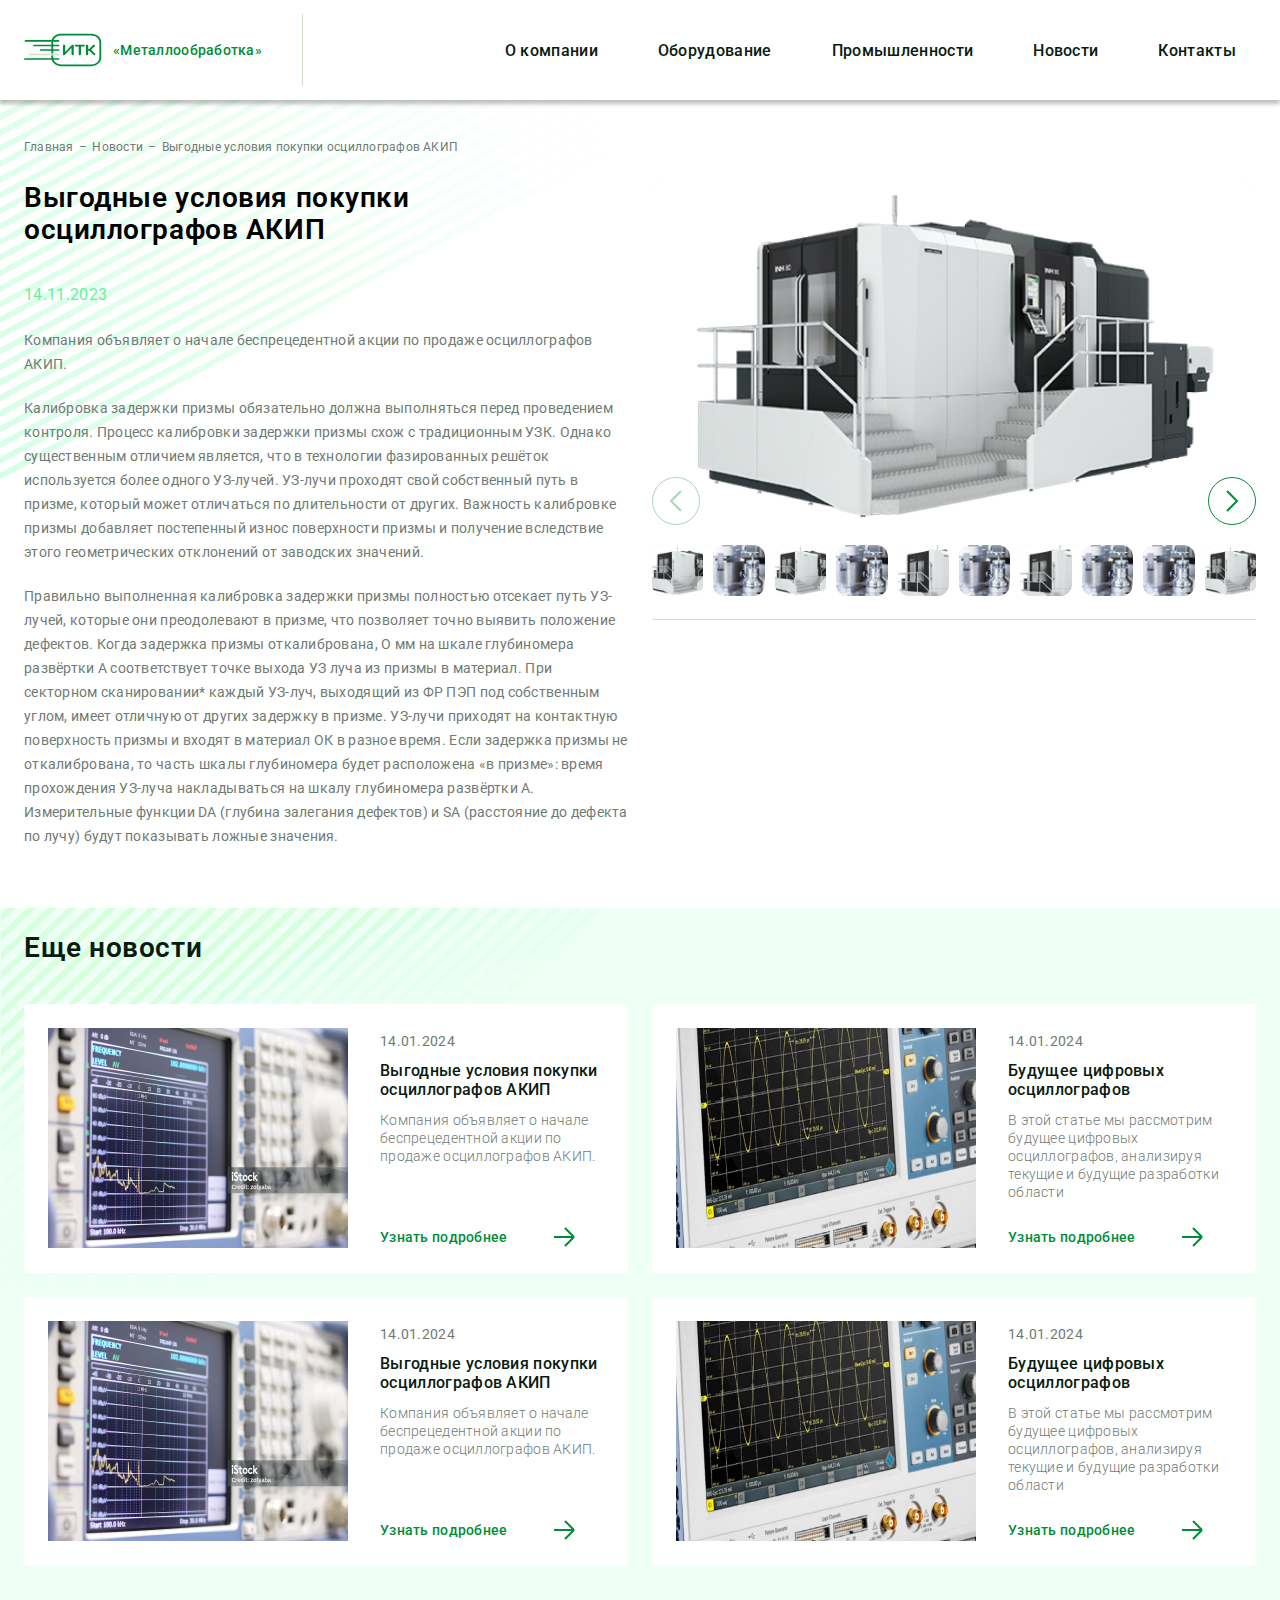
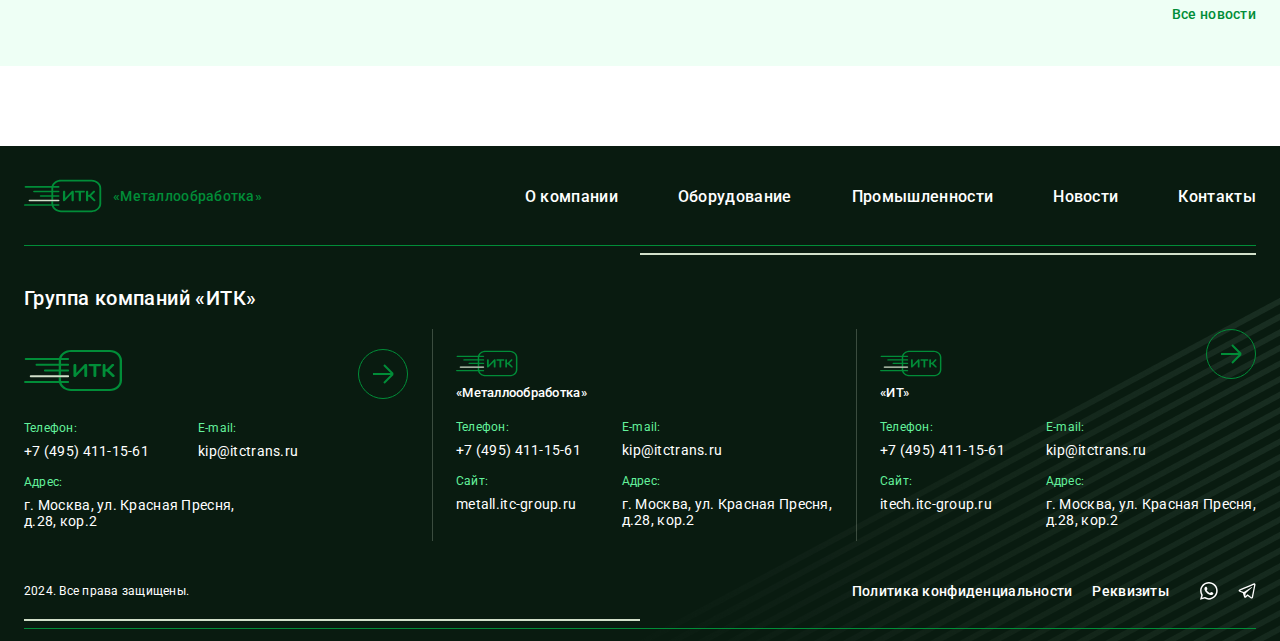
<file: article.html>
<!DOCTYPE html>
<html lang="ru">
	<head>
		<meta http-equiv="Content-Type" content="text/html; charset=utf-8">

		<!-- Adapting the page for mobile devices -->
		<meta name="viewport" content="width=device-width, initial-scale=1, maximum-scale=1">

		<!-- Prohibition of phone number recognition -->
		<meta name="format-detection" content="telephone=no">
		<meta name="SKYPE_TOOLBAR" content ="SKYPE_TOOLBAR_PARSER_COMPATIBLE">

		<!-- Page title -->
		<title>Заголовок страницы</title>

		<!-- Meta description -->
		<meta name="description" content="">

		<!-- Meta Keywords -->
		<meta name="keywords" content="">

		<!-- Changing the color of the mobile browser panel -->
		<meta name="msapplication-TileColor" content="#018D38">
		<meta name="theme-color" content="#018D38">

		<!-- Connecting fonts from Google -->
		<link rel="preconnect" href="https://fonts.googleapis.com">
		<link rel="preconnect" href="https://fonts.gstatic.com" crossorigin>
		<link href="https://fonts.googleapis.com/css2?family=Roboto:ital,wght@0,100;0,300;0,400;0,500;0,700;0,900;1,100;1,300;1,400;1,500;1,700;1,900&display=swap" rel="stylesheet">

		<!-- Connecting style files -->
		<link rel="stylesheet" href="css/swiper-bundle.min.css" async>
		<link rel="stylesheet" href="css/swiper.css" async>
		<link rel="stylesheet" href="css/fancybox.css" async>
		<link rel="stylesheet" href="css/styles.css" async>

		<link rel="stylesheet" href="css/response_1439.css" media="print, (max-width: 1439px)" async>
		<link rel="stylesheet" href="css/response_1279.css" media="print, (max-width: 1279px)" async>
		<link rel="stylesheet" href="css/response_1023.css" media="print, (max-width: 1023px)" async>
		<link rel="stylesheet" href="css/response_767.css" media="print, (max-width: 767px)" async>
	</head>

	<body>
		<div class="wrap">
			<div class="main">
				<header>
					<div class="cont row">
						<a href="/" class="logo">
							<img src="images/logo.svg" alt="">
							<span>«Металлообработка»</span>
						</a>

						<div class="sep"></div>

						<nav class="menu row">
							<div class="menu_item">
								<a href="/">О компании</a>
							</div>

							<div class="menu_item">
								<a href="/" class="sub_link">Оборудование</a>

								<div class="sub_menu tabs_container">
									<div class="mob_head">
										<div class="back">
											<button class="btn">
												<svg><use xlink:href="images/sprite.svg#ic_arrow_hor"></use></svg>
												<span>Оборудование</span>
											</button>
										</div>

										<button class="close_btn">
											<svg><use xlink:href="images/sprite.svg#ic_close"></use></svg>
										</button>
									</div>

									<div class="cont row">
										<div class="tabs vertical">
											<div><button data-content="#sub_menu1_tab1" data-level="level1" class="btn">Гидроабразивная резка</button></div>

											<div><button data-content="#sub_menu1_tab2" data-level="level1" class="btn">Гильотины</button></div>

											<div><button data-content="#sub_menu1_tab3" data-level="level1" class="btn">Гибочные</button></div>

											<div><button data-content="#sub_menu1_tab4" data-level="level1" class="btn">Отрезные</button></div>

											<div><button data-content="#sub_menu1_tab5" data-level="level1" class="btn">Сверлильные</button></div>

											<div><button data-content="#sub_menu1_tab6" data-level="level1" class="btn">Лазерная резка</button></div>

											<div><button data-content="#sub_menu1_tab7" data-level="level1" class="btn">Зубообработка</button></div>

											<div><button data-content="#sub_menu1_tab8" data-level="level1" class="btn">Эррозия</button></div>

											<div><button data-content="#sub_menu1_tab9" data-level="level1" class="btn">Шлифовальная группа</button></div>

											<div><button data-content="#sub_menu1_tab10" data-level="level1" class="btn">Расточные Станки</button></div>

											<div><button data-content="#sub_menu1_tab11" data-level="level1" class="btn">Автоматы продольного точения</button></div>

											<div><button data-content="#sub_menu1_tab12" data-level="level1" class="btn">Фрезерная группа</button></div>

											<div><button data-content="#sub_menu1_tab13" data-level="level1" class="btn">Токарно-фрезерная группа</button></div>

											<div><button data-content="#sub_menu1_tab14" data-level="level1" class="btn">Токарная группа</button></div>
										</div>

										<div class="tab_content level1" id="sub_menu1_tab1">
											<div class="levels">
												<div class="level level1">
													<div class="links show">
														<div class="mob_head">
															<div class="back">
																<button class="btn">
																	<svg><use xlink:href="images/sprite.svg#ic_arrow_hor"></use></svg>
																	<span>Фрезерная группа</span>
																</button>
															</div>

															<button class="close_btn">
																<svg><use xlink:href="images/sprite.svg#ic_close"></use></svg>
															</button>
														</div>

														<div><a href="/" class="next_level_link" data-links="level2_links1">
															<span>Универсальные фрезерные станки</span>

															<svg class="icon visible"><use xlink:href="images/sprite.svg#ic_arr_hor"></use></svg>
														</a></div>

														<div><a href="/" class="next_level_link" data-links="level2_links2">
															<span>Вертикальный</span>

															<svg class="icon visible"><use xlink:href="images/sprite.svg#ic_arr_hor"></use></svg>
														</a></div>

														<div><a href="/" class="next_level_link" data-links="level2_links3">
															<span>Горизонтальный</span>

															<svg class="icon visible"><use xlink:href="images/sprite.svg#ic_arr_hor"></use></svg>
														</a></div>

														<div><a href="/" class="next_level_link" data-links="level2_links4">
															<span>Для неметаллов</span>

															<svg class="icon visible"><use xlink:href="images/sprite.svg#ic_arr_hor"></use></svg>
														</a></div>
													</div>
												</div>


												<div class="level level2">
													<div class="links level2_links1">
														<div class="mob_head">
															<div class="back">
																<button class="btn">
																	<svg><use xlink:href="images/sprite.svg#ic_arrow_hor"></use></svg>
																	<span>Универсальные фрезерные станки</span>
																</button>
															</div>

															<button class="close_btn">
																<svg><use xlink:href="images/sprite.svg#ic_close"></use></svg>
															</button>
														</div>

														<div><a href="/" class="next_level_link" data-links="level3_links1">
															<span>3-х осевые</span>

															<svg class="icon visible"><use xlink:href="images/sprite.svg#ic_arr_hor"></use></svg>
														</a></div>

														<div><a href="/" class="next_level_link" data-links="level3_links2">
															<span>5-ти осевые</span>

															<svg class="icon visible"><use xlink:href="images/sprite.svg#ic_arr_hor"></use></svg>
														</a></div>
													</div>

													<div class="links level2_links2">
														<div class="mob_head">
															<div class="back">
																<button class="btn">
																	<svg><use xlink:href="images/sprite.svg#ic_arrow_hor"></use></svg>
																	<span>Вертикальный</span>
																</button>
															</div>

															<button class="close_btn">
																<svg><use xlink:href="images/sprite.svg#ic_close"></use></svg>
															</button>
														</div>

														<div><a href="/" class="next_level_link" data-links="level3_links1">
															<span>3-х осевые</span>

															<svg class="icon visible"><use xlink:href="images/sprite.svg#ic_arr_hor"></use></svg>
														</a></div>

														<div><a href="/" class="next_level_link" data-links="level3_links2">
															<span>5-ти осевые</span>

															<svg class="icon visible"><use xlink:href="images/sprite.svg#ic_arr_hor"></use></svg>
														</a></div>
													</div>

													<div class="links level2_links3">
														<div class="mob_head">
															<div class="back">
																<button class="btn">
																	<svg><use xlink:href="images/sprite.svg#ic_arrow_hor"></use></svg>
																	<span>Горизонтальный</span>
																</button>
															</div>

															<button class="close_btn">
																<svg><use xlink:href="images/sprite.svg#ic_close"></use></svg>
															</button>
														</div>


														<div><a href="/" class="next_level_link" data-links="level3_links1">
															<span>3-х осевые</span>

															<svg class="icon visible"><use xlink:href="images/sprite.svg#ic_arr_hor"></use></svg>
														</a></div>

														<div><a href="/" class="next_level_link" data-links="level3_links2">
															<span>5-ти осевые</span>

															<svg class="icon visible"><use xlink:href="images/sprite.svg#ic_arr_hor"></use></svg>
														</a></div>
													</div>

													<div class="links level2_links4">
														<div class="mob_head">
															<div class="back">
																<button class="btn">
																	<svg><use xlink:href="images/sprite.svg#ic_arrow_hor"></use></svg>
																	<span>Для неметаллов</span>
																</button>
															</div>

															<button class="close_btn">
																<svg><use xlink:href="images/sprite.svg#ic_close"></use></svg>
															</button>
														</div>

														<div><a href="/" class="next_level_link" data-links="level3_links1">
															<span>3-х осевые</span>

															<svg class="icon visible"><use xlink:href="images/sprite.svg#ic_arr_hor"></use></svg>
														</a></div>

														<div><a href="/" class="next_level_link" data-links="level3_links2">
															<span>5-ти осевые</span>

															<svg class="icon visible"><use xlink:href="images/sprite.svg#ic_arr_hor"></use></svg>
														</a></div>
													</div>
												</div>


												<div class="level level3">
													<div class="links level3_links1">
														<div class="mob_head">
															<div class="back">
																<button class="btn">
																	<svg><use xlink:href="images/sprite.svg#ic_arrow_hor"></use></svg>
																	<span>3-х осевые</span>
																</button>
															</div>

															<button class="close_btn">
																<svg><use xlink:href="images/sprite.svg#ic_close"></use></svg>
															</button>
														</div>

														<div><a href="/" class="next_level_link" data-links="level4_links1">
															<span>С поворотно-наклонным столом</span>

															<svg class="icon visible"><use xlink:href="images/sprite.svg#ic_arr_hor"></use></svg>
														</a></div>

														<div><a href="/" class="next_level_link" data-links="level4_links2">
															<span>С поворотно-наклонной фрезерной головкой</span>

															<svg class="icon visible"><use xlink:href="images/sprite.svg#ic_arr_hor"></use></svg>
														</a></div>
													</div>

													<div class="links level3_links2">
														<div class="mob_head">
															<div class="back">
																<button class="btn">
																	<svg><use xlink:href="images/sprite.svg#ic_arrow_hor"></use></svg>
																	<span>5-ти осевые</span>
																</button>
															</div>

															<button class="close_btn">
																<svg><use xlink:href="images/sprite.svg#ic_close"></use></svg>
															</button>
														</div>

														<div><a href="/" class="next_level_link" data-links="level4_links1">
															<span>С поворотно-наклонным столом</span>

															<svg class="icon visible"><use xlink:href="images/sprite.svg#ic_arr_hor"></use></svg>
														</a></div>

														<div><a href="/" class="next_level_link" data-links="level4_links2">
															<span>С поворотно-наклонной фрезерной головкой</span>

															<svg class="icon visible"><use xlink:href="images/sprite.svg#ic_arr_hor"></use></svg>
														</a></div>
													</div>
												</div>


												<div class="level level4">
													<div class="links level4_links1">
														<div class="mob_head">
															<div class="back">
																<button class="btn">
																	<svg><use xlink:href="images/sprite.svg#ic_arrow_hor"></use></svg>
																	<span>С поворотно-наклонным столом</span>
																</button>
															</div>

															<button class="close_btn">
																<svg><use xlink:href="images/sprite.svg#ic_close"></use></svg>
															</button>
														</div>

														<div><a href="/">
															<span>Обычный</span>
														</a></div>

														<div><a href="/">
															<span>Портального типа с подвижной колонной</span>
														</a></div>

														<div><a href="/">
															<span>Портального типа с подвижным столом</span>
														</a></div>
													</div>

													<div class="links level4_links2">
														<div class="mob_head">
															<div class="back">
																<button class="btn">
																	<svg><use xlink:href="images/sprite.svg#ic_arrow_hor"></use></svg>
																	<span>С поворотно-наклонной фрезерной головкой</span>
																</button>
															</div>

															<button class="close_btn">
																<svg><use xlink:href="images/sprite.svg#ic_close"></use></svg>
															</button>
														</div>

														<div><a href="/">
															<span>Обычный</span>
														</a></div>

														<div><a href="/">
															<span>Портального типа с подвижной колонной</span>
														</a></div>

														<div><a href="/">
															<span>Портального типа с подвижным столом</span>
														</a></div>
													</div>
												</div>
											</div>
										</div>
									</div>

									<button class="close_btn">
										<svg class="icon"><use xlink:href="images/sprite.svg#ic_close"></use></svg>
									</button>
								</div>
							</div>

							<div class="menu_item">
								<a href="/" class="sub_link">Промышленности</a>

								<div class="sub_menu tabs_container">
									<div class="mob_head">
										<div class="back">
											<button class="btn">
												<svg><use xlink:href="images/sprite.svg#ic_arrow_hor"></use></svg>
												<span>Промышленности</span>
											</button>
										</div>

										<button class="close_btn">
											<svg><use xlink:href="images/sprite.svg#ic_close"></use></svg>
										</button>
									</div>

									<div class="cont">
										<div class="tabs">
											<button data-content="#sub_menu2_tab1" data-level="level1" class="btn">Тяжелое машиностроение</button>

											<button data-content="#sub_menu2_tab2" data-level="level1" class="btn">Среднее машиностроение</button>

											<button data-content="#sub_menu2_tab3" data-level="level1" class="btn">Общее машиностроение</button>

											<button data-content="#sub_menu2_tab4" data-level="level1" class="btn">Точное машиностроение</button>
										</div>

										<div class="tab_content level1" id="sub_menu2_tab1">
											<div class="mob_head">
												<div class="back">
													<button class="btn">
														<svg><use xlink:href="images/sprite.svg#ic_arrow_hor"></use></svg>
														<span>Тяжелое машиностроение</span>
													</button>
												</div>

												<button class="close_btn">
													<svg><use xlink:href="images/sprite.svg#ic_close"></use></svg>
												</button>
											</div>

											<div class="links">
												<div><a href="/">
													<span>Автомобилестроение</span>
													<svg class="icon"><use xlink:href="images/sprite.svg#ic_arr_hor"></use></svg>
												</a></div>

												<div><a href="/">
													<span>Тракторостроение</span>
													<svg class="icon"><use xlink:href="images/sprite.svg#ic_arr_hor"></use></svg>
												</a></div>

												<div><a href="/">
													<span>Станкостроение</span>
													<svg class="icon"><use xlink:href="images/sprite.svg#ic_arr_hor"></use></svg>
												</a></div>
											</div>
										</div>

										<div class="tab_content level1" id="sub_menu2_tab2">
											<div class="mob_head">
												<div class="back">
													<button class="btn">
														<svg><use xlink:href="images/sprite.svg#ic_arrow_hor"></use></svg>
														<span>Среднее машиностроение</span>
													</button>
												</div>

												<button class="close_btn">
													<svg><use xlink:href="images/sprite.svg#ic_close"></use></svg>
												</button>
											</div>

											<div class="links">
												<div><a href="/">
													<span>Автомобилестроение</span>
													<svg class="icon"><use xlink:href="images/sprite.svg#ic_arr_hor"></use></svg>
												</a></div>

												<div><a href="/">
													<span>Тракторостроение</span>
													<svg class="icon"><use xlink:href="images/sprite.svg#ic_arr_hor"></use></svg>
												</a></div>

												<div><a href="/">
													<span>Станкостроение</span>
													<svg class="icon"><use xlink:href="images/sprite.svg#ic_arr_hor"></use></svg>
												</a></div>
											</div>
										</div>

										<div class="tab_content level1" id="sub_menu2_tab3">
											<div class="mob_head">
												<div class="back">
													<button class="btn">
														<svg><use xlink:href="images/sprite.svg#ic_arrow_hor"></use></svg>
														<span>Общее машиностроение</span>
													</button>
												</div>

												<button class="close_btn">
													<svg><use xlink:href="images/sprite.svg#ic_close"></use></svg>
												</button>
											</div>

											<div class="links">
												<div><a href="/">
													<span>Автомобилестроение</span>
													<svg class="icon"><use xlink:href="images/sprite.svg#ic_arr_hor"></use></svg>
												</a></div>

												<div><a href="/">
													<span>Тракторостроение</span>
													<svg class="icon"><use xlink:href="images/sprite.svg#ic_arr_hor"></use></svg>
												</a></div>

												<div><a href="/">
													<span>Станкостроение</span>
													<svg class="icon"><use xlink:href="images/sprite.svg#ic_arr_hor"></use></svg>
												</a></div>
											</div>
										</div>

										<div class="tab_content level1" id="sub_menu2_tab4">
											<div class="mob_head">
												<div class="back">
													<button class="btn">
														<svg><use xlink:href="images/sprite.svg#ic_arrow_hor"></use></svg>
														<span>Точное машиностроение</span>
													</button>
												</div>

												<button class="close_btn">
													<svg><use xlink:href="images/sprite.svg#ic_close"></use></svg>
												</button>
											</div>

											<div class="links">
												<div><a href="/">
													<span>Автомобилестроение</span>
													<svg class="icon"><use xlink:href="images/sprite.svg#ic_arr_hor"></use></svg>
												</a></div>

												<div><a href="/">
													<span>Тракторостроение</span>
													<svg class="icon"><use xlink:href="images/sprite.svg#ic_arr_hor"></use></svg>
												</a></div>

												<div><a href="/">
													<span>Станкостроение</span>
													<svg class="icon"><use xlink:href="images/sprite.svg#ic_arr_hor"></use></svg>
												</a></div>
											</div>
										</div>
									</div>

									<button class="close_btn">
										<svg class="icon"><use xlink:href="images/sprite.svg#ic_close"></use></svg>
									</button>
								</div>
							</div>

							<div class="menu_item">
								<a href="/">Новости</a>
							</div>

							<div class="menu_item">
								<a href="/">Контакты</a>
							</div>
						</nav>

						<button class="mob_menu_btn">
							<span>Меню</span>
							<svg class="icon"><use xlink:href="images/sprite.svg#ic_menu"></use></svg>
							<svg class="icon"><use xlink:href="images/sprite.svg#ic_close"></use></svg>
						</button>
					</div>
				</header>


				<section class="bg_lines">
					<section class="page_head">
						<div class="cont">
							<div class="breadcrumbs">
								<a href="/">Главная</a>

								<span class="sep">–</span>

								<a href="/">Новости</a>

								<span class="sep">–</span>

								<span class="current">Выгодные условия покупки осциллографов АКИП</span>
							</div>
						</div>
					</section>


					<section class="article_info block small_m">
						<div class="cont row">
							<div class="data">
								<h1 class="article_title">Выгодные условия покупки осциллографов АКИП</h1>

								<div class="date">14.11.2023</div>

								<div class="text_block">
									<p>Компания объявляет о начале беспрецедентной акции по продаже осциллографов АКИП.</p>

									<p>Калибровка задержки призмы обязательно должна выполняться перед проведением контроля. Процесс калибровки задержки призмы схож с традиционным УЗК. Однако существенным отличием является, что в технологии фазированных решёток используется более одного УЗ-лучей. УЗ-лучи проходят свой собственный путь в призме, который может отличаться по длительности от других. Важность калибровке призмы добавляет постепенный износ поверхности призмы и получение вследствие этого геометрических отклонений от заводских значений.</p>

									<p>Правильно выполненная калибровка задержки призмы полностью отсекает путь УЗ-лучей, которые они преодолевают в призме, что позволяет точно выявить положение дефектов. Когда задержка призмы откалибрована, О мм на шкале глубиномера развёртки А соответствует точке выхода УЗ луча из призмы в материал. При секторном сканировании* каждый УЗ-луч, выходящий из ФР ПЭП под собственным углом, имеет отличную от других задержку в призме. УЗ-лучи приходят на контактную поверхность призмы и входят в материал ОК в разное время. Если задержка призмы не откалибрована, то часть шкалы глубиномера будет расположена «в призме»: время прохождения УЗ-луча накладываться на шкалу глубиномера развёртки А. Измерительные функции DA (глубина залегания дефектов) и SA (расстояние до дефекта по лучу) будут показывать ложные значения.</p>
								</div>
							</div>

							<div class="slider">
								<div class="big">
									<div class="swiper">
										<div class="swiper-wrapper">
											<div class="swiper-slide">
												<div class="image">
													<img src="images/tmp/article_slider_img.jpg" alt="" loading="lazy">
												</div>
											</div>

											<div class="swiper-slide">
												<div class="image">
													<img src="images/tmp/article_slider_img.jpg" alt="" loading="lazy">
												</div>
											</div>

											<div class="swiper-slide">
												<div class="image">
													<img src="images/tmp/article_slider_img.jpg" alt="" loading="lazy">
												</div>
											</div>

											<div class="swiper-slide">
												<div class="image">
													<img src="images/tmp/article_slider_img.jpg" alt="" loading="lazy">
												</div>
											</div>

											<div class="swiper-slide">
												<div class="image">
													<img src="images/tmp/article_slider_img.jpg" alt="" loading="lazy">
												</div>
											</div>

											<div class="swiper-slide">
												<div class="image">
													<img src="images/tmp/article_slider_img.jpg" alt="" loading="lazy">
												</div>
											</div>

											<div class="swiper-slide">
												<div class="image">
													<img src="images/tmp/article_slider_img.jpg" alt="" loading="lazy">
												</div>
											</div>

											<div class="swiper-slide">
												<div class="image">
													<img src="images/tmp/article_slider_img.jpg" alt="" loading="lazy">
												</div>
											</div>

											<div class="swiper-slide">
												<div class="image">
													<img src="images/tmp/article_slider_img.jpg" alt="" loading="lazy">
												</div>
											</div>

											<div class="swiper-slide">
												<div class="image">
													<img src="images/tmp/article_slider_img.jpg" alt="" loading="lazy">
												</div>
											</div>

											<div class="swiper-slide">
												<div class="image">
													<img src="images/tmp/article_slider_img.jpg" alt="" loading="lazy">
												</div>
											</div>

											<div class="swiper-slide">
												<div class="image">
													<img src="images/tmp/article_slider_img.jpg" alt="" loading="lazy">
												</div>
											</div>

											<div class="swiper-slide">
												<div class="image">
													<img src="images/tmp/article_slider_img.jpg" alt="" loading="lazy">
												</div>
											</div>

											<div class="swiper-slide">
												<div class="image">
													<img src="images/tmp/article_slider_img.jpg" alt="" loading="lazy">
												</div>
											</div>

											<div class="swiper-slide">
												<div class="image">
													<img src="images/tmp/article_slider_img.jpg" alt="" loading="lazy">
												</div>
											</div>

											<div class="swiper-slide">
												<div class="image">
													<img src="images/tmp/article_slider_img.jpg" alt="" loading="lazy">
												</div>
											</div>

											<div class="swiper-slide">
												<div class="image">
													<img src="images/tmp/article_slider_img.jpg" alt="" loading="lazy">
												</div>
											</div>

											<div class="swiper-slide">
												<div class="image">
													<img src="images/tmp/article_slider_img.jpg" alt="" loading="lazy">
												</div>
											</div>

											<div class="swiper-slide">
												<div class="image">
													<img src="images/tmp/article_slider_img.jpg" alt="" loading="lazy">
												</div>
											</div>

											<div class="swiper-slide">
												<div class="image">
													<img src="images/tmp/article_slider_img.jpg" alt="" loading="lazy">
												</div>
											</div>
										</div>

										<button class="swiper-button-prev">
											<svg class="icon"><use xlink:href="images/sprite.svg#ic_arr_hor"></use></svg>
										</button>

										<button class="swiper-button-next">
											<svg class="icon"><use xlink:href="images/sprite.svg#ic_arr_hor"></use></svg>
										</button>
									</div>
								</div>

								<div class="thumbs">
									<div class="swiper">
										<div class="swiper-wrapper">
											<div class="swiper-slide">
												<div class="image">
													<img src="images/tmp/article_slider_thumbs_img1.jpg" alt="" loading="lazy">
												</div>
											</div>

											<div class="swiper-slide">
												<div class="image">
													<img src="images/tmp/article_slider_thumbs_img2.jpg" alt="" loading="lazy">
												</div>
											</div>

											<div class="swiper-slide">
												<div class="image">
													<img src="images/tmp/article_slider_thumbs_img1.jpg" alt="" loading="lazy">
												</div>
											</div>

											<div class="swiper-slide">
												<div class="image">
													<img src="images/tmp/article_slider_thumbs_img2.jpg" alt="" loading="lazy">
												</div>
											</div>

											<div class="swiper-slide">
												<div class="image">
													<img src="images/tmp/article_slider_thumbs_img3.jpg" alt="" loading="lazy">
												</div>
											</div>

											<div class="swiper-slide">
												<div class="image">
													<img src="images/tmp/article_slider_thumbs_img2.jpg" alt="" loading="lazy">
												</div>
											</div>

											<div class="swiper-slide">
												<div class="image">
													<img src="images/tmp/article_slider_thumbs_img3.jpg" alt="" loading="lazy">
												</div>
											</div>

											<div class="swiper-slide">
												<div class="image">
													<img src="images/tmp/article_slider_thumbs_img2.jpg" alt="" loading="lazy">
												</div>
											</div>

											<div class="swiper-slide">
												<div class="image">
													<img src="images/tmp/article_slider_thumbs_img2.jpg" alt="" loading="lazy">
												</div>
											</div>

											<div class="swiper-slide">
												<div class="image">
													<img src="images/tmp/article_slider_thumbs_img1.jpg" alt="" loading="lazy">
												</div>
											</div>

											<div class="swiper-slide">
												<div class="image">
													<img src="images/tmp/article_slider_thumbs_img1.jpg" alt="" loading="lazy">
												</div>
											</div>

											<div class="swiper-slide">
												<div class="image">
													<img src="images/tmp/article_slider_thumbs_img2.jpg" alt="" loading="lazy">
												</div>
											</div>

											<div class="swiper-slide">
												<div class="image">
													<img src="images/tmp/article_slider_thumbs_img1.jpg" alt="" loading="lazy">
												</div>
											</div>

											<div class="swiper-slide">
												<div class="image">
													<img src="images/tmp/article_slider_thumbs_img2.jpg" alt="" loading="lazy">
												</div>
											</div>

											<div class="swiper-slide">
												<div class="image">
													<img src="images/tmp/article_slider_thumbs_img3.jpg" alt="" loading="lazy">
												</div>
											</div>

											<div class="swiper-slide">
												<div class="image">
													<img src="images/tmp/article_slider_thumbs_img2.jpg" alt="" loading="lazy">
												</div>
											</div>

											<div class="swiper-slide">
												<div class="image">
													<img src="images/tmp/article_slider_thumbs_img3.jpg" alt="" loading="lazy">
												</div>
											</div>

											<div class="swiper-slide">
												<div class="image">
													<img src="images/tmp/article_slider_thumbs_img2.jpg" alt="" loading="lazy">
												</div>
											</div>

											<div class="swiper-slide">
												<div class="image">
													<img src="images/tmp/article_slider_thumbs_img2.jpg" alt="" loading="lazy">
												</div>
											</div>

											<div class="swiper-slide">
												<div class="image">
													<img src="images/tmp/article_slider_thumbs_img1.jpg" alt="" loading="lazy">
												</div>
											</div>
										</div>
									</div>
								</div>
							</div>
						</div>
					</section>


					<section class="bg_green bg_lines block">
						<section class="articles">
							<div class="cont">
								<div class="block_head">
									<div class="title">Еще новости</div>
								</div>

								<div class="row">
									<div class="article">
										<div class="thumb">
											<img src="images/tmp/article_thumb1.jpg" alt="" loading="lazy">
										</div>

										<div class="info">
											<div class="date">14.01.2024</div>

											<div class="name">
												<a href="/">Выгодные условия покупки осциллографов АКИП</a>
											</div>

											<div class="desc">Компания объявляет о начале беспрецедентной акции по продаже осциллографов АКИП.</div>

											<div class="link">
												<a href="/">
													<span>Узнать подробнее</span>
													<svg class="icon"><use xlink:href="images/sprite.svg#ic_arrow_hor"></use></svg>
												</a>
											</div>
										</div>
									</div>

									<div class="article">
										<div class="thumb">
											<img src="images/tmp/article_thumb2.jpg" alt="" loading="lazy">
										</div>

										<div class="info">
											<div class="date">14.01.2024</div>

											<div class="name">
												<a href="/">Будущее цифровых осциллографов</a>
											</div>

											<div class="desc">В этой статье мы рассмотрим будущее цифровых осциллографов, анализируя текущие и будущие разработки области</div>

											<div class="link">
												<a href="/">
													<span>Узнать подробнее</span>
													<svg class="icon"><use xlink:href="images/sprite.svg#ic_arrow_hor"></use></svg>
												</a>
											</div>
										</div>
									</div>

									<div class="article">
										<div class="thumb">
											<img src="images/tmp/article_thumb1.jpg" alt="" loading="lazy">
										</div>

										<div class="info">
											<div class="date">14.01.2024</div>

											<div class="name">
												<a href="/">Выгодные условия покупки осциллографов АКИП</a>
											</div>

											<div class="desc">Компания объявляет о начале беспрецедентной акции по продаже осциллографов АКИП.</div>

											<div class="link">
												<a href="/">
													<span>Узнать подробнее</span>
													<svg class="icon"><use xlink:href="images/sprite.svg#ic_arrow_hor"></use></svg>
												</a>
											</div>
										</div>
									</div>

									<div class="article">
										<div class="thumb">
											<img src="images/tmp/article_thumb2.jpg" alt="" loading="lazy">
										</div>

										<div class="info">
											<div class="date">14.01.2024</div>

											<div class="name">
												<a href="/">Будущее цифровых осциллографов</a>
											</div>

											<div class="desc">В этой статье мы рассмотрим будущее цифровых осциллографов, анализируя текущие и будущие разработки области</div>

											<div class="link">
												<a href="/">
													<span>Узнать подробнее</span>
													<svg class="icon"><use xlink:href="images/sprite.svg#ic_arrow_hor"></use></svg>
												</a>
											</div>
										</div>
									</div>
								</div>

								<div class="all_link">
									<a href="/">Все новости</a>
								</div>
							</div>
						</section>
					</section>
				</section>
			</div>


			<footer>
				<div class="cont row">
					<div class="top">
						<div class="logo">
							<img src="images/logo.svg" alt="">
							<span>«Металлообработка»</span>
						</div>

						<div class="menu">
							<div class="menu_item">
								<a href="/">О компании</a>
							</div>

							<div class="menu_item">
								<a href="/">Оборудование</a>
							</div>

							<div class="menu_item">
								<a href="/">Промышленности</a>
							</div>

							<div class="menu_item">
								<a href="/">Новости</a>
							</div>

							<div class="menu_item">
								<a href="/">Контакты</a>
							</div>
						</div>
					</div>


					<div class="company">Группа компаний «ИТК»</div>

					<div class="department general">
						<div class="logo">
							<img src="images/logo.svg" alt="">
						</div>

						<a href="/" class="link">
							<svg class="icon"><use xlink:href="images/sprite.svg#ic_arrow_hor"></use></svg>
						</a>

						<div class="contacts">
							<div class="phone">
								<div class="label">Телефон:</div>

								<div><a href="tel:+74954111561">+7 (495) 411-15-61</a></div>
							</div>

							<div class="phone">
								<div class="label">E-mail:</div>

								<div><a href="mailto:kip@itctrans.ru">kip@itctrans.ru</a></div>
							</div>

							<div class="location">
								<div class="label">Адрес:</div>

								<div>г. Москва, ул. Красная Пресня,<br> д.28, кор.2</div>
							</div>
						</div>
					</div>

					<div class="department">
						<div class="logo">
							<img src="images/logo.svg" alt="">
						</div>

						<div class="name">«Металлообработка»</div>

						<div class="contacts">
							<div class="phone">
								<div class="label">Телефон:</div>

								<div><a href="tel:+74954111561">+7 (495) 411-15-61</a></div>
							</div>

							<div class="phone">
								<div class="label">E-mail:</div>

								<div><a href="mailto:kip@itctrans.ru">kip@itctrans.ru</a></div>
							</div>

							<div class="site">
								<div class="label">Сайт:</div>

								<div><a href="https://metall.itc-group.ru" target="_blank" rel="noopener">metall.itc-group.ru</a></div>
							</div>

							<div class="location">
								<div class="label">Адрес:</div>

								<div>г. Москва, ул. Красная Пресня,<br> д.28, кор.2</div>
							</div>
						</div>
					</div>

					<div class="department">
						<div class="logo">
							<img src="images/logo.svg" alt="">
						</div>

						<div class="name">«ИТ»</div>

						<a href="/" class="link">
							<svg class="icon"><use xlink:href="images/sprite.svg#ic_arrow_hor"></use></svg>
						</a>

						<div class="contacts">
							<div class="phone">
								<div class="label">Телефон:</div>

								<div><a href="tel:+74954111561">+7 (495) 411-15-61</a></div>
							</div>

							<div class="phone">
								<div class="label">E-mail:</div>

								<div><a href="mailto:kip@itctrans.ru">kip@itctrans.ru</a></div>
							</div>

							<div class="site">
								<div class="label">Сайт:</div>

								<div><a href="https://itech.itc-group.ru" target="_blank" rel="noopener">itech.itc-group.ru</a></div>
							</div>

							<div class="location">
								<div class="label">Адрес:</div>

								<div>г. Москва, ул. Красная Пресня,<br> д.28, кор.2</div>
							</div>
						</div>
					</div>

					<div class="bottom">
						<div class="copyright">2024. Все права защищены.</div>

						<div class="links">
							<div><a href="/">Политика конфиденциальности</a></div>

							<div><a href="/">Реквизиты</a></div>
						</div>

						<div class="socials">
							<a href="/" target="_blank" rel="noopener nofollow">
								<svg class="icon"><use xlink:href="images/sprite.svg#ic_whatsapp"></use></svg>
							</a>

							<a href="/" target="_blank" rel="noopener nofollow">
								<svg class="icon"><use xlink:href="images/sprite.svg#ic_telegram"></use></svg>
							</a>
						</div>
					</div>
				</div>
			</footer>


			<div class="overlay"></div>
		</div>


		<!-- Connecting javascript files -->
		<script src="js/jquery-3.6.3.min.js"></script>
		<script src="js/functions.js"></script>
		<script src="js/swiper-bundle.min.js"></script>
		<script src="js/fancybox.js"></script>
		<script src="js/imask.js"></script>
		<script src="js/nice-select2.js"></script>
		<script src="js/scripts.js"></script>
	</body>
</html>
</file>
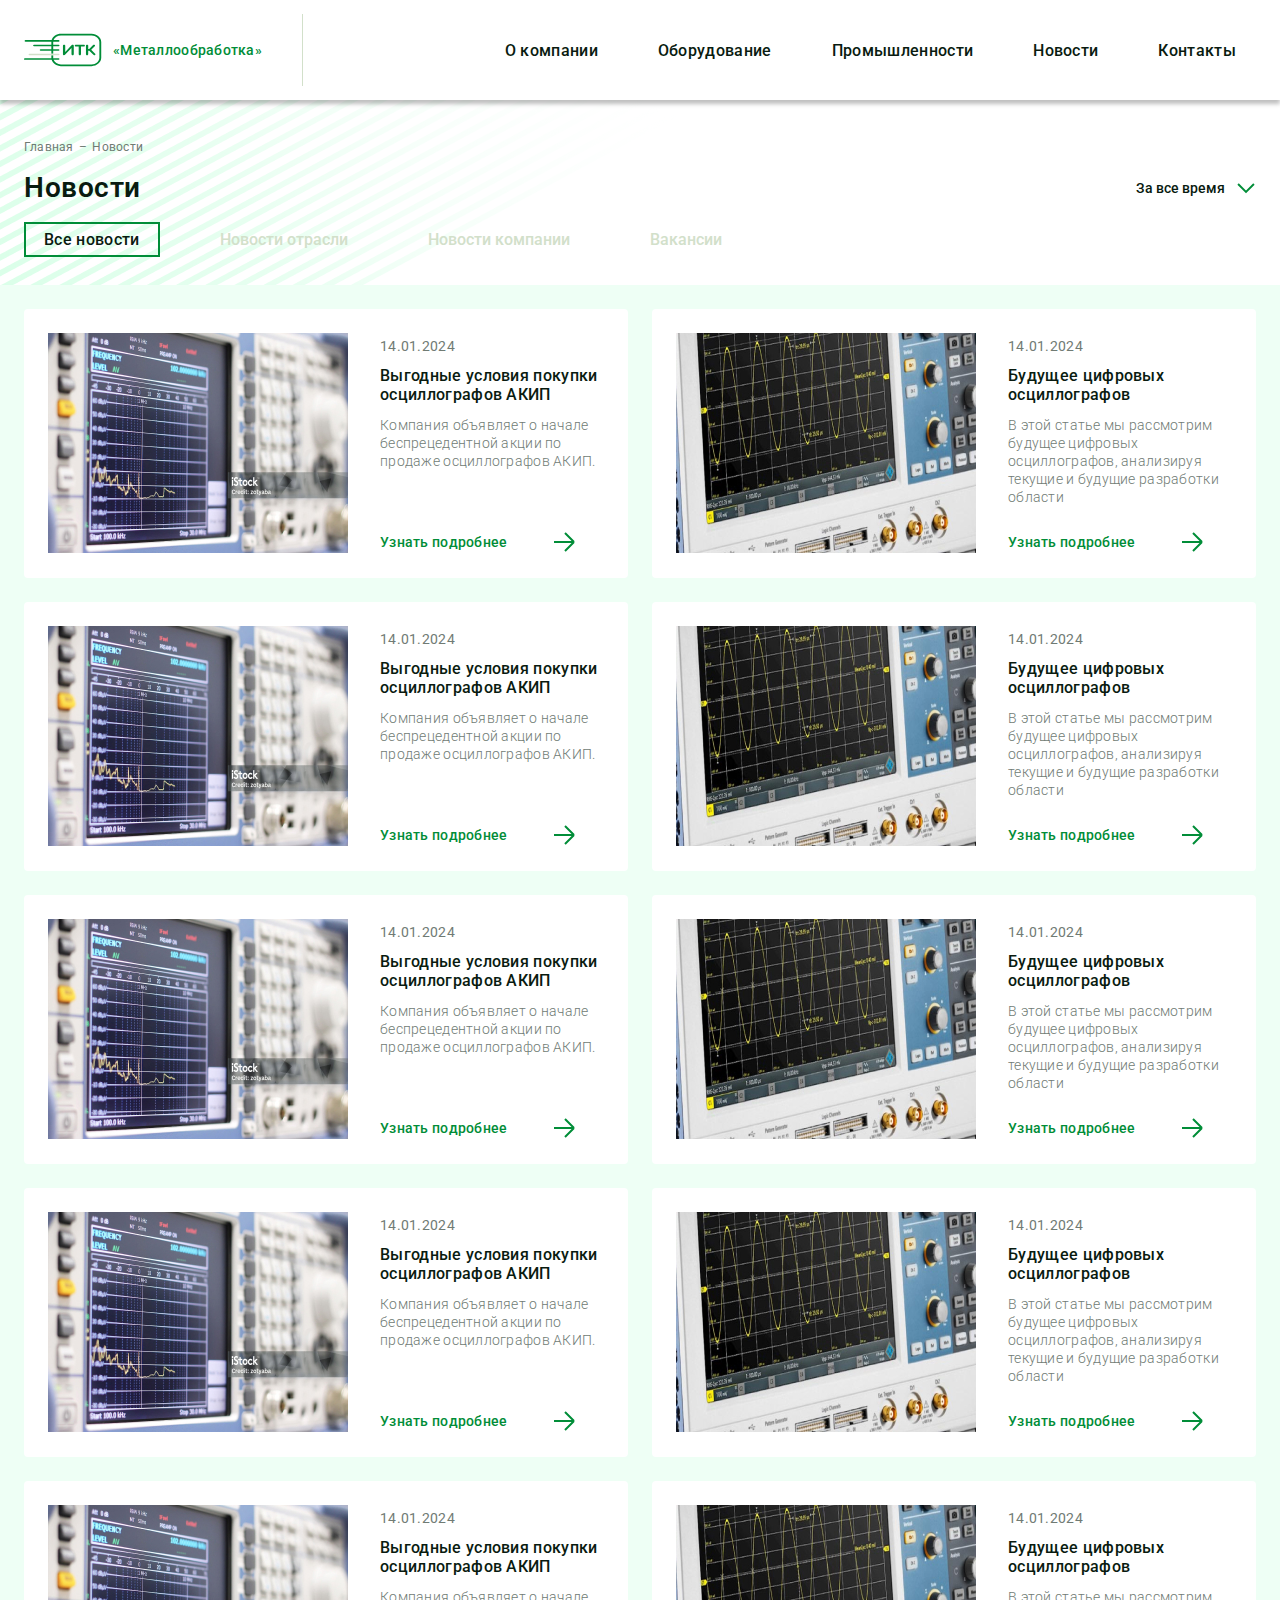
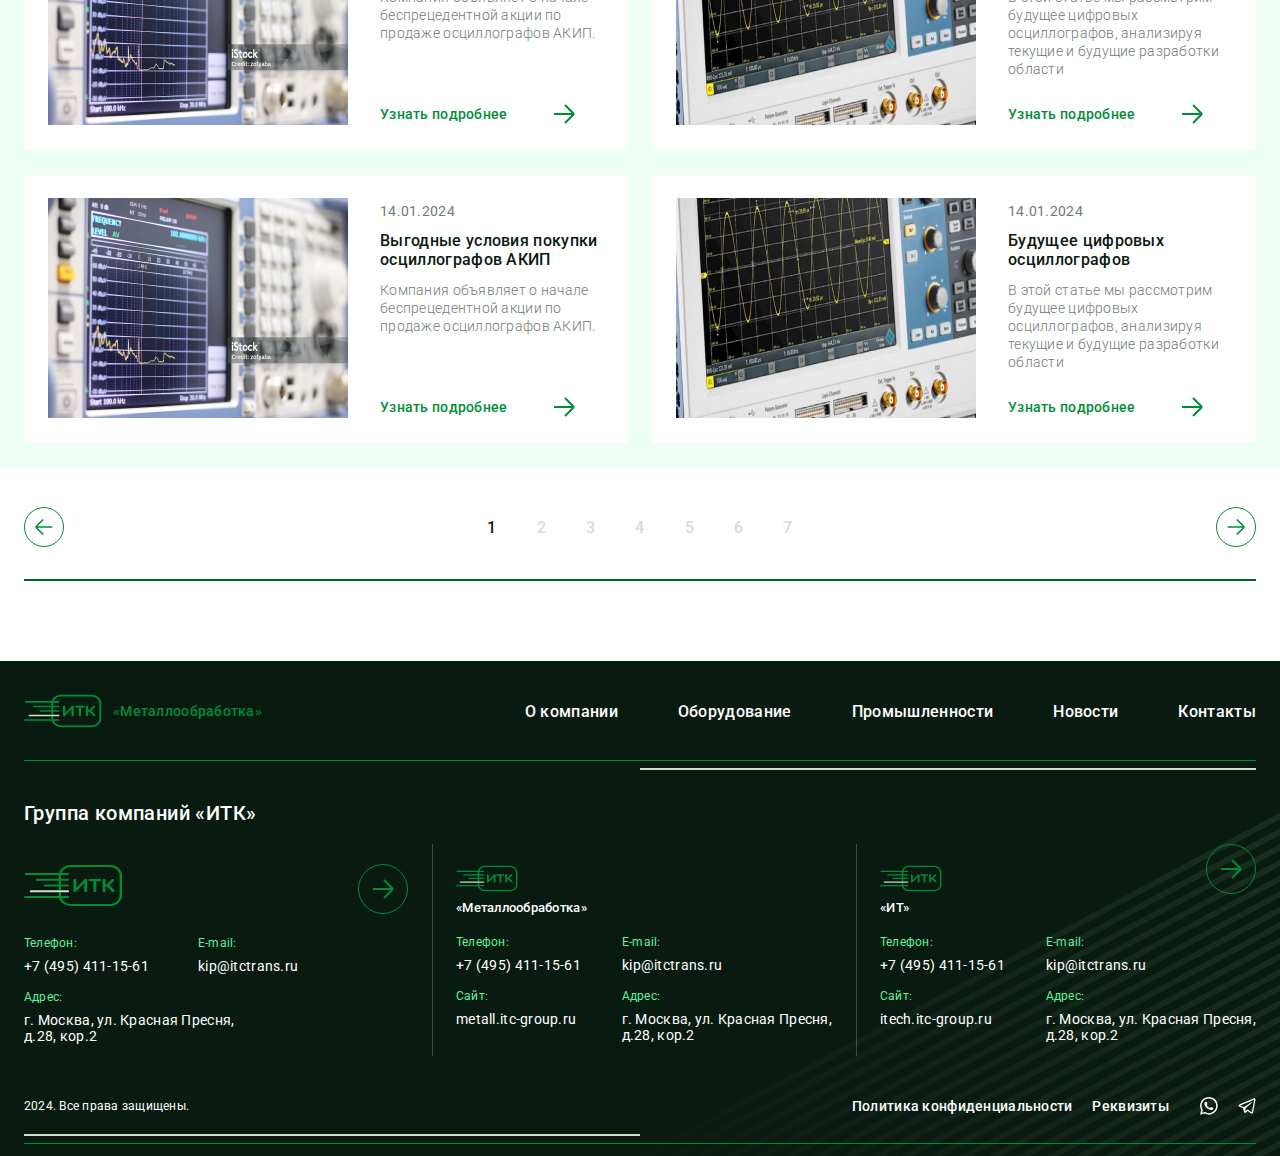
<file: articles.html>
<!DOCTYPE html>
<html lang="ru">
	<head>
		<meta http-equiv="Content-Type" content="text/html; charset=utf-8">

		<!-- Adapting the page for mobile devices -->
		<meta name="viewport" content="width=device-width, initial-scale=1, maximum-scale=1">

		<!-- Prohibition of phone number recognition -->
		<meta name="format-detection" content="telephone=no">
		<meta name="SKYPE_TOOLBAR" content ="SKYPE_TOOLBAR_PARSER_COMPATIBLE">

		<!-- Page title -->
		<title>Заголовок страницы</title>

		<!-- Meta description -->
		<meta name="description" content="">

		<!-- Meta Keywords -->
		<meta name="keywords" content="">

		<!-- Changing the color of the mobile browser panel -->
		<meta name="msapplication-TileColor" content="#018D38">
		<meta name="theme-color" content="#018D38">

		<!-- Connecting fonts from Google -->
		<link rel="preconnect" href="https://fonts.googleapis.com">
		<link rel="preconnect" href="https://fonts.gstatic.com" crossorigin>
		<link href="https://fonts.googleapis.com/css2?family=Roboto:ital,wght@0,100;0,300;0,400;0,500;0,700;0,900;1,100;1,300;1,400;1,500;1,700;1,900&display=swap" rel="stylesheet">

		<!-- Connecting style files -->
		<link rel="stylesheet" href="css/swiper-bundle.min.css" async>
		<link rel="stylesheet" href="css/swiper.css" async>
		<link rel="stylesheet" href="css/fancybox.css" async>
		<link rel="stylesheet" href="css/styles.css" async>

		<link rel="stylesheet" href="css/response_1439.css" media="print, (max-width: 1439px)" async>
		<link rel="stylesheet" href="css/response_1279.css" media="print, (max-width: 1279px)" async>
		<link rel="stylesheet" href="css/response_1023.css" media="print, (max-width: 1023px)" async>
		<link rel="stylesheet" href="css/response_767.css" media="print, (max-width: 767px)" async>
	</head>

	<body>
		<div class="wrap">
			<div class="main">
				<header>
					<div class="cont row">
						<a href="/" class="logo">
							<img src="images/logo.svg" alt="">
							<span>«Металлообработка»</span>
						</a>

						<div class="sep"></div>

						<nav class="menu row">
							<div class="menu_item">
								<a href="/">О компании</a>
							</div>

							<div class="menu_item">
								<a href="/" class="sub_link">Оборудование</a>

								<div class="sub_menu tabs_container">
									<div class="mob_head">
										<div class="back">
											<button class="btn">
												<svg><use xlink:href="images/sprite.svg#ic_arrow_hor"></use></svg>
												<span>Оборудование</span>
											</button>
										</div>

										<button class="close_btn">
											<svg><use xlink:href="images/sprite.svg#ic_close"></use></svg>
										</button>
									</div>

									<div class="cont row">
										<div class="tabs vertical">
											<div><button data-content="#sub_menu1_tab1" data-level="level1" class="btn">Гидроабразивная резка</button></div>

											<div><button data-content="#sub_menu1_tab2" data-level="level1" class="btn">Гильотины</button></div>

											<div><button data-content="#sub_menu1_tab3" data-level="level1" class="btn">Гибочные</button></div>

											<div><button data-content="#sub_menu1_tab4" data-level="level1" class="btn">Отрезные</button></div>

											<div><button data-content="#sub_menu1_tab5" data-level="level1" class="btn">Сверлильные</button></div>

											<div><button data-content="#sub_menu1_tab6" data-level="level1" class="btn">Лазерная резка</button></div>

											<div><button data-content="#sub_menu1_tab7" data-level="level1" class="btn">Зубообработка</button></div>

											<div><button data-content="#sub_menu1_tab8" data-level="level1" class="btn">Эррозия</button></div>

											<div><button data-content="#sub_menu1_tab9" data-level="level1" class="btn">Шлифовальная группа</button></div>

											<div><button data-content="#sub_menu1_tab10" data-level="level1" class="btn">Расточные Станки</button></div>

											<div><button data-content="#sub_menu1_tab11" data-level="level1" class="btn">Автоматы продольного точения</button></div>

											<div><button data-content="#sub_menu1_tab12" data-level="level1" class="btn">Фрезерная группа</button></div>

											<div><button data-content="#sub_menu1_tab13" data-level="level1" class="btn">Токарно-фрезерная группа</button></div>

											<div><button data-content="#sub_menu1_tab14" data-level="level1" class="btn">Токарная группа</button></div>
										</div>

										<div class="tab_content level1" id="sub_menu1_tab1">
											<div class="levels">
												<div class="level level1">
													<div class="links show">
														<div class="mob_head">
															<div class="back">
																<button class="btn">
																	<svg><use xlink:href="images/sprite.svg#ic_arrow_hor"></use></svg>
																	<span>Фрезерная группа</span>
																</button>
															</div>

															<button class="close_btn">
																<svg><use xlink:href="images/sprite.svg#ic_close"></use></svg>
															</button>
														</div>

														<div><a href="/" class="next_level_link" data-links="level2_links1">
															<span>Универсальные фрезерные станки</span>

															<svg class="icon visible"><use xlink:href="images/sprite.svg#ic_arr_hor"></use></svg>
														</a></div>

														<div><a href="/" class="next_level_link" data-links="level2_links2">
															<span>Вертикальный</span>

															<svg class="icon visible"><use xlink:href="images/sprite.svg#ic_arr_hor"></use></svg>
														</a></div>

														<div><a href="/" class="next_level_link" data-links="level2_links3">
															<span>Горизонтальный</span>

															<svg class="icon visible"><use xlink:href="images/sprite.svg#ic_arr_hor"></use></svg>
														</a></div>

														<div><a href="/" class="next_level_link" data-links="level2_links4">
															<span>Для неметаллов</span>

															<svg class="icon visible"><use xlink:href="images/sprite.svg#ic_arr_hor"></use></svg>
														</a></div>
													</div>
												</div>


												<div class="level level2">
													<div class="links level2_links1">
														<div class="mob_head">
															<div class="back">
																<button class="btn">
																	<svg><use xlink:href="images/sprite.svg#ic_arrow_hor"></use></svg>
																	<span>Универсальные фрезерные станки</span>
																</button>
															</div>

															<button class="close_btn">
																<svg><use xlink:href="images/sprite.svg#ic_close"></use></svg>
															</button>
														</div>

														<div><a href="/" class="next_level_link" data-links="level3_links1">
															<span>3-х осевые</span>

															<svg class="icon visible"><use xlink:href="images/sprite.svg#ic_arr_hor"></use></svg>
														</a></div>

														<div><a href="/" class="next_level_link" data-links="level3_links2">
															<span>5-ти осевые</span>

															<svg class="icon visible"><use xlink:href="images/sprite.svg#ic_arr_hor"></use></svg>
														</a></div>
													</div>

													<div class="links level2_links2">
														<div class="mob_head">
															<div class="back">
																<button class="btn">
																	<svg><use xlink:href="images/sprite.svg#ic_arrow_hor"></use></svg>
																	<span>Вертикальный</span>
																</button>
															</div>

															<button class="close_btn">
																<svg><use xlink:href="images/sprite.svg#ic_close"></use></svg>
															</button>
														</div>

														<div><a href="/" class="next_level_link" data-links="level3_links1">
															<span>3-х осевые</span>

															<svg class="icon visible"><use xlink:href="images/sprite.svg#ic_arr_hor"></use></svg>
														</a></div>

														<div><a href="/" class="next_level_link" data-links="level3_links2">
															<span>5-ти осевые</span>

															<svg class="icon visible"><use xlink:href="images/sprite.svg#ic_arr_hor"></use></svg>
														</a></div>
													</div>

													<div class="links level2_links3">
														<div class="mob_head">
															<div class="back">
																<button class="btn">
																	<svg><use xlink:href="images/sprite.svg#ic_arrow_hor"></use></svg>
																	<span>Горизонтальный</span>
																</button>
															</div>

															<button class="close_btn">
																<svg><use xlink:href="images/sprite.svg#ic_close"></use></svg>
															</button>
														</div>


														<div><a href="/" class="next_level_link" data-links="level3_links1">
															<span>3-х осевые</span>

															<svg class="icon visible"><use xlink:href="images/sprite.svg#ic_arr_hor"></use></svg>
														</a></div>

														<div><a href="/" class="next_level_link" data-links="level3_links2">
															<span>5-ти осевые</span>

															<svg class="icon visible"><use xlink:href="images/sprite.svg#ic_arr_hor"></use></svg>
														</a></div>
													</div>

													<div class="links level2_links4">
														<div class="mob_head">
															<div class="back">
																<button class="btn">
																	<svg><use xlink:href="images/sprite.svg#ic_arrow_hor"></use></svg>
																	<span>Для неметаллов</span>
																</button>
															</div>

															<button class="close_btn">
																<svg><use xlink:href="images/sprite.svg#ic_close"></use></svg>
															</button>
														</div>

														<div><a href="/" class="next_level_link" data-links="level3_links1">
															<span>3-х осевые</span>

															<svg class="icon visible"><use xlink:href="images/sprite.svg#ic_arr_hor"></use></svg>
														</a></div>

														<div><a href="/" class="next_level_link" data-links="level3_links2">
															<span>5-ти осевые</span>

															<svg class="icon visible"><use xlink:href="images/sprite.svg#ic_arr_hor"></use></svg>
														</a></div>
													</div>
												</div>


												<div class="level level3">
													<div class="links level3_links1">
														<div class="mob_head">
															<div class="back">
																<button class="btn">
																	<svg><use xlink:href="images/sprite.svg#ic_arrow_hor"></use></svg>
																	<span>3-х осевые</span>
																</button>
															</div>

															<button class="close_btn">
																<svg><use xlink:href="images/sprite.svg#ic_close"></use></svg>
															</button>
														</div>

														<div><a href="/" class="next_level_link" data-links="level4_links1">
															<span>С поворотно-наклонным столом</span>

															<svg class="icon visible"><use xlink:href="images/sprite.svg#ic_arr_hor"></use></svg>
														</a></div>

														<div><a href="/" class="next_level_link" data-links="level4_links2">
															<span>С поворотно-наклонной фрезерной головкой</span>

															<svg class="icon visible"><use xlink:href="images/sprite.svg#ic_arr_hor"></use></svg>
														</a></div>
													</div>

													<div class="links level3_links2">
														<div class="mob_head">
															<div class="back">
																<button class="btn">
																	<svg><use xlink:href="images/sprite.svg#ic_arrow_hor"></use></svg>
																	<span>5-ти осевые</span>
																</button>
															</div>

															<button class="close_btn">
																<svg><use xlink:href="images/sprite.svg#ic_close"></use></svg>
															</button>
														</div>

														<div><a href="/" class="next_level_link" data-links="level4_links1">
															<span>С поворотно-наклонным столом</span>

															<svg class="icon visible"><use xlink:href="images/sprite.svg#ic_arr_hor"></use></svg>
														</a></div>

														<div><a href="/" class="next_level_link" data-links="level4_links2">
															<span>С поворотно-наклонной фрезерной головкой</span>

															<svg class="icon visible"><use xlink:href="images/sprite.svg#ic_arr_hor"></use></svg>
														</a></div>
													</div>
												</div>


												<div class="level level4">
													<div class="links level4_links1">
														<div class="mob_head">
															<div class="back">
																<button class="btn">
																	<svg><use xlink:href="images/sprite.svg#ic_arrow_hor"></use></svg>
																	<span>С поворотно-наклонным столом</span>
																</button>
															</div>

															<button class="close_btn">
																<svg><use xlink:href="images/sprite.svg#ic_close"></use></svg>
															</button>
														</div>

														<div><a href="/">
															<span>Обычный</span>
														</a></div>

														<div><a href="/">
															<span>Портального типа с подвижной колонной</span>
														</a></div>

														<div><a href="/">
															<span>Портального типа с подвижным столом</span>
														</a></div>
													</div>

													<div class="links level4_links2">
														<div class="mob_head">
															<div class="back">
																<button class="btn">
																	<svg><use xlink:href="images/sprite.svg#ic_arrow_hor"></use></svg>
																	<span>С поворотно-наклонной фрезерной головкой</span>
																</button>
															</div>

															<button class="close_btn">
																<svg><use xlink:href="images/sprite.svg#ic_close"></use></svg>
															</button>
														</div>

														<div><a href="/">
															<span>Обычный</span>
														</a></div>

														<div><a href="/">
															<span>Портального типа с подвижной колонной</span>
														</a></div>

														<div><a href="/">
															<span>Портального типа с подвижным столом</span>
														</a></div>
													</div>
												</div>
											</div>
										</div>
									</div>

									<button class="close_btn">
										<svg class="icon"><use xlink:href="images/sprite.svg#ic_close"></use></svg>
									</button>
								</div>
							</div>

							<div class="menu_item">
								<a href="/" class="sub_link">Промышленности</a>

								<div class="sub_menu tabs_container">
									<div class="mob_head">
										<div class="back">
											<button class="btn">
												<svg><use xlink:href="images/sprite.svg#ic_arrow_hor"></use></svg>
												<span>Промышленности</span>
											</button>
										</div>

										<button class="close_btn">
											<svg><use xlink:href="images/sprite.svg#ic_close"></use></svg>
										</button>
									</div>

									<div class="cont">
										<div class="tabs">
											<button data-content="#sub_menu2_tab1" data-level="level1" class="btn">Тяжелое машиностроение</button>

											<button data-content="#sub_menu2_tab2" data-level="level1" class="btn">Среднее машиностроение</button>

											<button data-content="#sub_menu2_tab3" data-level="level1" class="btn">Общее машиностроение</button>

											<button data-content="#sub_menu2_tab4" data-level="level1" class="btn">Точное машиностроение</button>
										</div>

										<div class="tab_content level1" id="sub_menu2_tab1">
											<div class="mob_head">
												<div class="back">
													<button class="btn">
														<svg><use xlink:href="images/sprite.svg#ic_arrow_hor"></use></svg>
														<span>Тяжелое машиностроение</span>
													</button>
												</div>

												<button class="close_btn">
													<svg><use xlink:href="images/sprite.svg#ic_close"></use></svg>
												</button>
											</div>

											<div class="links">
												<div><a href="/">
													<span>Автомобилестроение</span>
													<svg class="icon"><use xlink:href="images/sprite.svg#ic_arr_hor"></use></svg>
												</a></div>

												<div><a href="/">
													<span>Тракторостроение</span>
													<svg class="icon"><use xlink:href="images/sprite.svg#ic_arr_hor"></use></svg>
												</a></div>

												<div><a href="/">
													<span>Станкостроение</span>
													<svg class="icon"><use xlink:href="images/sprite.svg#ic_arr_hor"></use></svg>
												</a></div>
											</div>
										</div>

										<div class="tab_content level1" id="sub_menu2_tab2">
											<div class="mob_head">
												<div class="back">
													<button class="btn">
														<svg><use xlink:href="images/sprite.svg#ic_arrow_hor"></use></svg>
														<span>Среднее машиностроение</span>
													</button>
												</div>

												<button class="close_btn">
													<svg><use xlink:href="images/sprite.svg#ic_close"></use></svg>
												</button>
											</div>

											<div class="links">
												<div><a href="/">
													<span>Автомобилестроение</span>
													<svg class="icon"><use xlink:href="images/sprite.svg#ic_arr_hor"></use></svg>
												</a></div>

												<div><a href="/">
													<span>Тракторостроение</span>
													<svg class="icon"><use xlink:href="images/sprite.svg#ic_arr_hor"></use></svg>
												</a></div>

												<div><a href="/">
													<span>Станкостроение</span>
													<svg class="icon"><use xlink:href="images/sprite.svg#ic_arr_hor"></use></svg>
												</a></div>
											</div>
										</div>

										<div class="tab_content level1" id="sub_menu2_tab3">
											<div class="mob_head">
												<div class="back">
													<button class="btn">
														<svg><use xlink:href="images/sprite.svg#ic_arrow_hor"></use></svg>
														<span>Общее машиностроение</span>
													</button>
												</div>

												<button class="close_btn">
													<svg><use xlink:href="images/sprite.svg#ic_close"></use></svg>
												</button>
											</div>

											<div class="links">
												<div><a href="/">
													<span>Автомобилестроение</span>
													<svg class="icon"><use xlink:href="images/sprite.svg#ic_arr_hor"></use></svg>
												</a></div>

												<div><a href="/">
													<span>Тракторостроение</span>
													<svg class="icon"><use xlink:href="images/sprite.svg#ic_arr_hor"></use></svg>
												</a></div>

												<div><a href="/">
													<span>Станкостроение</span>
													<svg class="icon"><use xlink:href="images/sprite.svg#ic_arr_hor"></use></svg>
												</a></div>
											</div>
										</div>

										<div class="tab_content level1" id="sub_menu2_tab4">
											<div class="mob_head">
												<div class="back">
													<button class="btn">
														<svg><use xlink:href="images/sprite.svg#ic_arrow_hor"></use></svg>
														<span>Точное машиностроение</span>
													</button>
												</div>

												<button class="close_btn">
													<svg><use xlink:href="images/sprite.svg#ic_close"></use></svg>
												</button>
											</div>

											<div class="links">
												<div><a href="/">
													<span>Автомобилестроение</span>
													<svg class="icon"><use xlink:href="images/sprite.svg#ic_arr_hor"></use></svg>
												</a></div>

												<div><a href="/">
													<span>Тракторостроение</span>
													<svg class="icon"><use xlink:href="images/sprite.svg#ic_arr_hor"></use></svg>
												</a></div>

												<div><a href="/">
													<span>Станкостроение</span>
													<svg class="icon"><use xlink:href="images/sprite.svg#ic_arr_hor"></use></svg>
												</a></div>
											</div>
										</div>
									</div>

									<button class="close_btn">
										<svg class="icon"><use xlink:href="images/sprite.svg#ic_close"></use></svg>
									</button>
								</div>
							</div>

							<div class="menu_item">
								<a href="/">Новости</a>
							</div>

							<div class="menu_item">
								<a href="/">Контакты</a>
							</div>
						</nav>

						<button class="mob_menu_btn">
							<span>Меню</span>
							<svg class="icon"><use xlink:href="images/sprite.svg#ic_menu"></use></svg>
							<svg class="icon"><use xlink:href="images/sprite.svg#ic_close"></use></svg>
						</button>
					</div>
				</header>


				<section class="bg_lines">
					<section class="page_head">
						<div class="cont">
							<div class="breadcrumbs">
								<a href="/">Главная</a>

								<span class="sep">–</span>

								<span class="current">Новости</span>
							</div>

							<div class="row">
								<h1 class="page_title">Новости</h1>

								<div class="year">
									<select name="">
										<option value="0" selected>За все время</option>
										<option value="1">2024</option>
										<option value="2">2023</option>
									</select>

									<svg class="arr" width="20" height="20"><use xlink:href="images/sprite.svg#ic_arr_ver"></use></svg>
								</div>
							</div>

							<div class="categories">
								<div><a class="active">
									<span>Все новости</span>
								</a></div>

								<div><a href="/">
									<span>Новости отрасли</span>
								</a></div>

								<div><a href="/">
									<span>Новости компании</span>
								</a></div>

								<div><a href="/">
									<span>Вакансии</span>
								</a></div>
							</div>
						</div>
					</section>


					<section class="articles block">
						<div class="bg_green">
							<div class="cont">
								<div class="row">
									<div class="article">
										<div class="thumb">
											<img src="images/tmp/article_thumb1.jpg" alt="" loading="lazy">
										</div>

										<div class="info">
											<div class="date">14.01.2024</div>

											<div class="name">
												<a href="/">Выгодные условия покупки осциллографов АКИП</a>
											</div>

											<div class="desc">Компания объявляет о начале беспрецедентной акции по продаже осциллографов АКИП.</div>

											<div class="link">
												<a href="/">
													<span>Узнать подробнее</span>
													<svg class="icon"><use xlink:href="images/sprite.svg#ic_arrow_hor"></use></svg>
												</a>
											</div>
										</div>
									</div>

									<div class="article">
										<div class="thumb">
											<img src="images/tmp/article_thumb2.jpg" alt="" loading="lazy">
										</div>

										<div class="info">
											<div class="date">14.01.2024</div>

											<div class="name">
												<a href="/">Будущее цифровых осциллографов</a>
											</div>

											<div class="desc">В этой статье мы рассмотрим будущее цифровых осциллографов, анализируя текущие и будущие разработки области</div>

											<div class="link">
												<a href="/">
													<span>Узнать подробнее</span>
													<svg class="icon"><use xlink:href="images/sprite.svg#ic_arrow_hor"></use></svg>
												</a>
											</div>
										</div>
									</div>

									<div class="article">
										<div class="thumb">
											<img src="images/tmp/article_thumb1.jpg" alt="" loading="lazy">
										</div>

										<div class="info">
											<div class="date">14.01.2024</div>

											<div class="name">
												<a href="/">Выгодные условия покупки осциллографов АКИП</a>
											</div>

											<div class="desc">Компания объявляет о начале беспрецедентной акции по продаже осциллографов АКИП.</div>

											<div class="link">
												<a href="/">
													<span>Узнать подробнее</span>
													<svg class="icon"><use xlink:href="images/sprite.svg#ic_arrow_hor"></use></svg>
												</a>
											</div>
										</div>
									</div>

									<div class="article">
										<div class="thumb">
											<img src="images/tmp/article_thumb2.jpg" alt="" loading="lazy">
										</div>

										<div class="info">
											<div class="date">14.01.2024</div>

											<div class="name">
												<a href="/">Будущее цифровых осциллографов</a>
											</div>

											<div class="desc">В этой статье мы рассмотрим будущее цифровых осциллографов, анализируя текущие и будущие разработки области</div>

											<div class="link">
												<a href="/">
													<span>Узнать подробнее</span>
													<svg class="icon"><use xlink:href="images/sprite.svg#ic_arrow_hor"></use></svg>
												</a>
											</div>
										</div>
									</div>

									<div class="article">
										<div class="thumb">
											<img src="images/tmp/article_thumb1.jpg" alt="" loading="lazy">
										</div>

										<div class="info">
											<div class="date">14.01.2024</div>

											<div class="name">
												<a href="/">Выгодные условия покупки осциллографов АКИП</a>
											</div>

											<div class="desc">Компания объявляет о начале беспрецедентной акции по продаже осциллографов АКИП.</div>

											<div class="link">
												<a href="/">
													<span>Узнать подробнее</span>
													<svg class="icon"><use xlink:href="images/sprite.svg#ic_arrow_hor"></use></svg>
												</a>
											</div>
										</div>
									</div>

									<div class="article">
										<div class="thumb">
											<img src="images/tmp/article_thumb2.jpg" alt="" loading="lazy">
										</div>

										<div class="info">
											<div class="date">14.01.2024</div>

											<div class="name">
												<a href="/">Будущее цифровых осциллографов</a>
											</div>

											<div class="desc">В этой статье мы рассмотрим будущее цифровых осциллографов, анализируя текущие и будущие разработки области</div>

											<div class="link">
												<a href="/">
													<span>Узнать подробнее</span>
													<svg class="icon"><use xlink:href="images/sprite.svg#ic_arrow_hor"></use></svg>
												</a>
											</div>
										</div>
									</div>

									<div class="article">
										<div class="thumb">
											<img src="images/tmp/article_thumb1.jpg" alt="" loading="lazy">
										</div>

										<div class="info">
											<div class="date">14.01.2024</div>

											<div class="name">
												<a href="/">Выгодные условия покупки осциллографов АКИП</a>
											</div>

											<div class="desc">Компания объявляет о начале беспрецедентной акции по продаже осциллографов АКИП.</div>

											<div class="link">
												<a href="/">
													<span>Узнать подробнее</span>
													<svg class="icon"><use xlink:href="images/sprite.svg#ic_arrow_hor"></use></svg>
												</a>
											</div>
										</div>
									</div>

									<div class="article">
										<div class="thumb">
											<img src="images/tmp/article_thumb2.jpg" alt="" loading="lazy">
										</div>

										<div class="info">
											<div class="date">14.01.2024</div>

											<div class="name">
												<a href="/">Будущее цифровых осциллографов</a>
											</div>

											<div class="desc">В этой статье мы рассмотрим будущее цифровых осциллографов, анализируя текущие и будущие разработки области</div>

											<div class="link">
												<a href="/">
													<span>Узнать подробнее</span>
													<svg class="icon"><use xlink:href="images/sprite.svg#ic_arrow_hor"></use></svg>
												</a>
											</div>
										</div>
									</div>

									<div class="article">
										<div class="thumb">
											<img src="images/tmp/article_thumb1.jpg" alt="" loading="lazy">
										</div>

										<div class="info">
											<div class="date">14.01.2024</div>

											<div class="name">
												<a href="/">Выгодные условия покупки осциллографов АКИП</a>
											</div>

											<div class="desc">Компания объявляет о начале беспрецедентной акции по продаже осциллографов АКИП.</div>

											<div class="link">
												<a href="/">
													<span>Узнать подробнее</span>
													<svg class="icon"><use xlink:href="images/sprite.svg#ic_arrow_hor"></use></svg>
												</a>
											</div>
										</div>
									</div>

									<div class="article">
										<div class="thumb">
											<img src="images/tmp/article_thumb2.jpg" alt="" loading="lazy">
										</div>

										<div class="info">
											<div class="date">14.01.2024</div>

											<div class="name">
												<a href="/">Будущее цифровых осциллографов</a>
											</div>

											<div class="desc">В этой статье мы рассмотрим будущее цифровых осциллографов, анализируя текущие и будущие разработки области</div>

											<div class="link">
												<a href="/">
													<span>Узнать подробнее</span>
													<svg class="icon"><use xlink:href="images/sprite.svg#ic_arrow_hor"></use></svg>
												</a>
											</div>
										</div>
									</div>

									<div class="article">
										<div class="thumb">
											<img src="images/tmp/article_thumb1.jpg" alt="" loading="lazy">
										</div>

										<div class="info">
											<div class="date">14.01.2024</div>

											<div class="name">
												<a href="/">Выгодные условия покупки осциллографов АКИП</a>
											</div>

											<div class="desc">Компания объявляет о начале беспрецедентной акции по продаже осциллографов АКИП.</div>

											<div class="link">
												<a href="/">
													<span>Узнать подробнее</span>
													<svg class="icon"><use xlink:href="images/sprite.svg#ic_arrow_hor"></use></svg>
												</a>
											</div>
										</div>
									</div>

									<div class="article">
										<div class="thumb">
											<img src="images/tmp/article_thumb2.jpg" alt="" loading="lazy">
										</div>

										<div class="info">
											<div class="date">14.01.2024</div>

											<div class="name">
												<a href="/">Будущее цифровых осциллографов</a>
											</div>

											<div class="desc">В этой статье мы рассмотрим будущее цифровых осциллографов, анализируя текущие и будущие разработки области</div>

											<div class="link">
												<a href="/">
													<span>Узнать подробнее</span>
													<svg class="icon"><use xlink:href="images/sprite.svg#ic_arrow_hor"></use></svg>
												</a>
											</div>
										</div>
									</div>
								</div>
							</div>
						</div>

						<div class="cont">
							<div class="pagination">
								<div class="more">
									<button class="btn">Показать еще</button>
								</div>

								<a href="/" class="prev">
									<svg class="icon"><use xlink:href="images/sprite.svg#ic_arrow_hor"></use></svg>
								</a>

								<a class="active">1</a>
								<a href="/" class="mob_hide">2</a>
								<a href="/" class="mob_hide">3</a>
								<a href="/" class="mob_hide">4</a>
								<a href="/" class="mob_hide">5</a>
								<a href="/" class="mob_hide">6</a>
								<div class="mob_sep">/</div>
								<a href="/">7</a>

								<a href="/" class="next">
									<svg class="icon"><use xlink:href="images/sprite.svg#ic_arrow_hor"></use></svg>
								</a>
							</div>
						</div>
					</section>
				</section>
			</div>


			<footer>
				<div class="cont row">
					<div class="top">
						<div class="logo">
							<img src="images/logo.svg" alt="">
							<span>«Металлообработка»</span>
						</div>

						<div class="menu">
							<div class="menu_item">
								<a href="/">О компании</a>
							</div>

							<div class="menu_item">
								<a href="/">Оборудование</a>
							</div>

							<div class="menu_item">
								<a href="/">Промышленности</a>
							</div>

							<div class="menu_item">
								<a href="/">Новости</a>
							</div>

							<div class="menu_item">
								<a href="/">Контакты</a>
							</div>
						</div>
					</div>


					<div class="company">Группа компаний «ИТК»</div>

					<div class="department general">
						<div class="logo">
							<img src="images/logo.svg" alt="">
						</div>

						<a href="/" class="link">
							<svg class="icon"><use xlink:href="images/sprite.svg#ic_arrow_hor"></use></svg>
						</a>

						<div class="contacts">
							<div class="phone">
								<div class="label">Телефон:</div>

								<div><a href="tel:+74954111561">+7 (495) 411-15-61</a></div>
							</div>

							<div class="phone">
								<div class="label">E-mail:</div>

								<div><a href="mailto:kip@itctrans.ru">kip@itctrans.ru</a></div>
							</div>

							<div class="location">
								<div class="label">Адрес:</div>

								<div>г. Москва, ул. Красная Пресня,<br> д.28, кор.2</div>
							</div>
						</div>
					</div>

					<div class="department">
						<div class="logo">
							<img src="images/logo.svg" alt="">
						</div>

						<div class="name">«Металлообработка»</div>

						<div class="contacts">
							<div class="phone">
								<div class="label">Телефон:</div>

								<div><a href="tel:+74954111561">+7 (495) 411-15-61</a></div>
							</div>

							<div class="phone">
								<div class="label">E-mail:</div>

								<div><a href="mailto:kip@itctrans.ru">kip@itctrans.ru</a></div>
							</div>

							<div class="site">
								<div class="label">Сайт:</div>

								<div><a href="https://metall.itc-group.ru" target="_blank" rel="noopener">metall.itc-group.ru</a></div>
							</div>

							<div class="location">
								<div class="label">Адрес:</div>

								<div>г. Москва, ул. Красная Пресня,<br> д.28, кор.2</div>
							</div>
						</div>
					</div>

					<div class="department">
						<div class="logo">
							<img src="images/logo.svg" alt="">
						</div>

						<div class="name">«ИТ»</div>

						<a href="/" class="link">
							<svg class="icon"><use xlink:href="images/sprite.svg#ic_arrow_hor"></use></svg>
						</a>

						<div class="contacts">
							<div class="phone">
								<div class="label">Телефон:</div>

								<div><a href="tel:+74954111561">+7 (495) 411-15-61</a></div>
							</div>

							<div class="phone">
								<div class="label">E-mail:</div>

								<div><a href="mailto:kip@itctrans.ru">kip@itctrans.ru</a></div>
							</div>

							<div class="site">
								<div class="label">Сайт:</div>

								<div><a href="https://itech.itc-group.ru" target="_blank" rel="noopener">itech.itc-group.ru</a></div>
							</div>

							<div class="location">
								<div class="label">Адрес:</div>

								<div>г. Москва, ул. Красная Пресня,<br> д.28, кор.2</div>
							</div>
						</div>
					</div>

					<div class="bottom">
						<div class="copyright">2024. Все права защищены.</div>

						<div class="links">
							<div><a href="/">Политика конфиденциальности</a></div>

							<div><a href="/">Реквизиты</a></div>
						</div>

						<div class="socials">
							<a href="/" target="_blank" rel="noopener nofollow">
								<svg class="icon"><use xlink:href="images/sprite.svg#ic_whatsapp"></use></svg>
							</a>

							<a href="/" target="_blank" rel="noopener nofollow">
								<svg class="icon"><use xlink:href="images/sprite.svg#ic_telegram"></use></svg>
							</a>
						</div>
					</div>
				</div>
			</footer>


			<div class="overlay"></div>
		</div>


		<!-- Connecting javascript files -->
		<script src="js/jquery-3.6.3.min.js"></script>
		<script src="js/functions.js"></script>
		<script src="js/swiper-bundle.min.js"></script>
		<script src="js/fancybox.js"></script>
		<script src="js/imask.js"></script>
		<script src="js/nice-select2.js"></script>
		<script src="js/scripts.js"></script>
	</body>
</html>
</file>
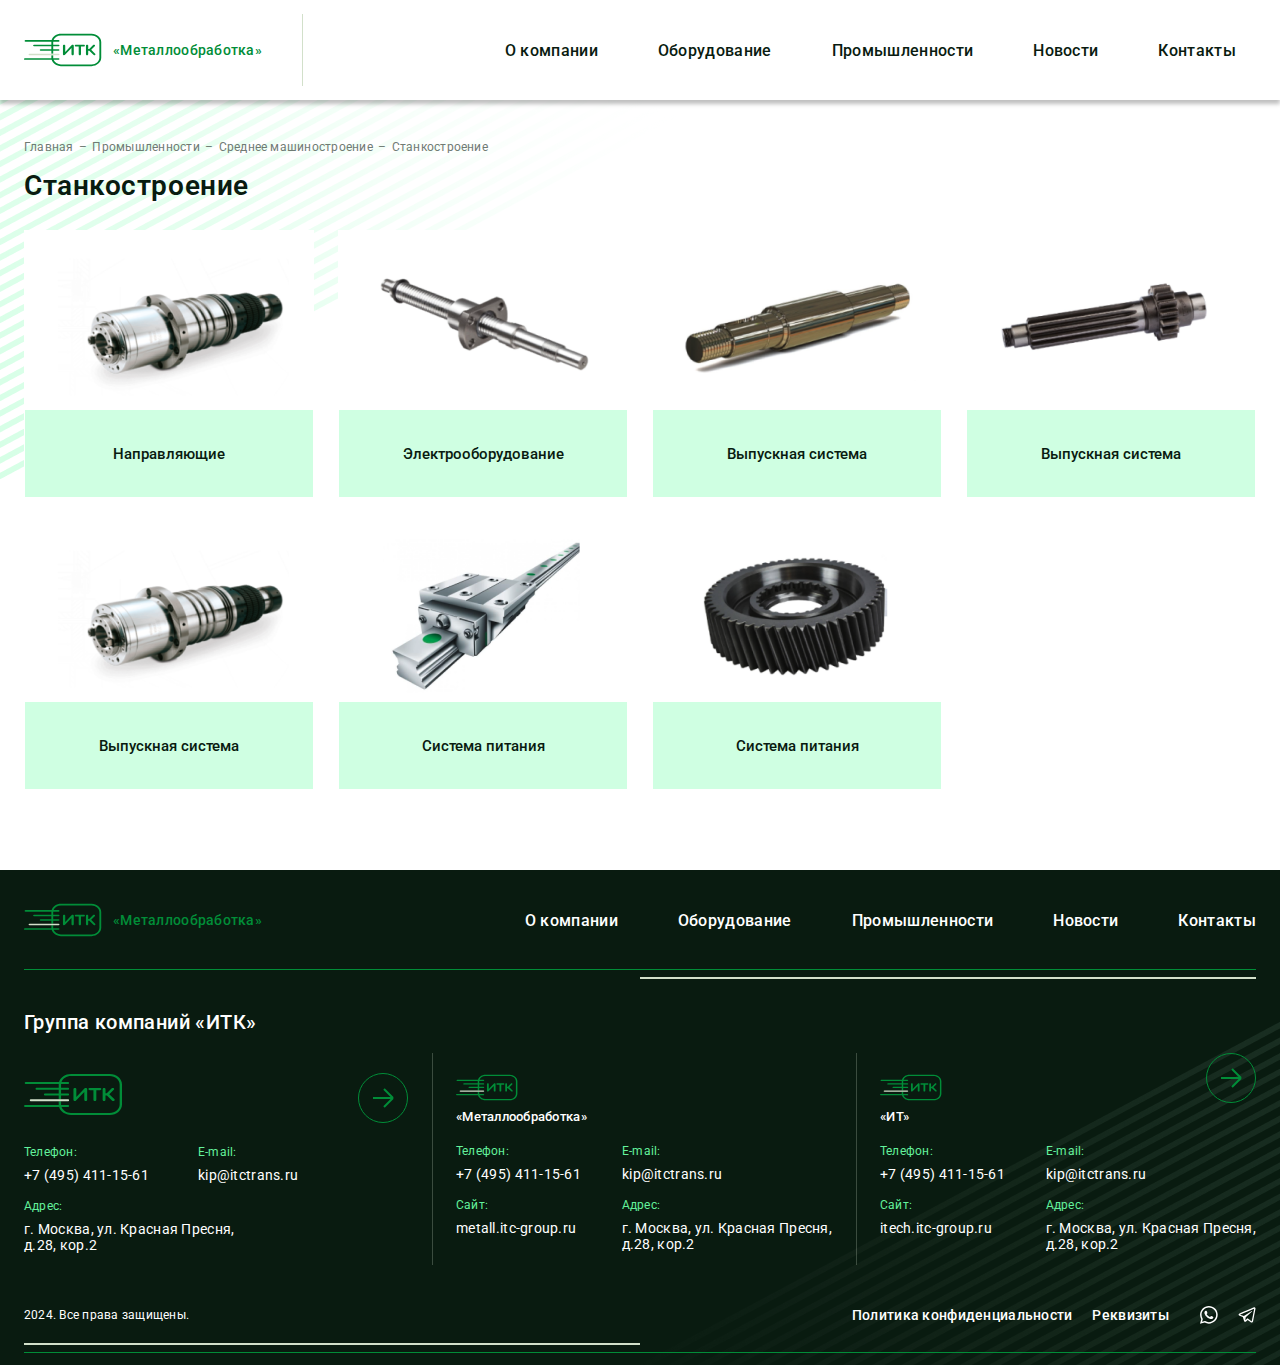
<file: catalog.html>
<!DOCTYPE html>
<html lang="ru">
	<head>
		<meta http-equiv="Content-Type" content="text/html; charset=utf-8">

		<!-- Adapting the page for mobile devices -->
		<meta name="viewport" content="width=device-width, initial-scale=1, maximum-scale=1">

		<!-- Prohibition of phone number recognition -->
		<meta name="format-detection" content="telephone=no">
		<meta name="SKYPE_TOOLBAR" content ="SKYPE_TOOLBAR_PARSER_COMPATIBLE">

		<!-- Page title -->
		<title>Заголовок страницы</title>

		<!-- Meta description -->
		<meta name="description" content="">

		<!-- Meta Keywords -->
		<meta name="keywords" content="">

		<!-- Changing the color of the mobile browser panel -->
		<meta name="msapplication-TileColor" content="#018D38">
		<meta name="theme-color" content="#018D38">

		<!-- Connecting fonts from Google -->
		<link rel="preconnect" href="https://fonts.googleapis.com">
		<link rel="preconnect" href="https://fonts.gstatic.com" crossorigin>
		<link href="https://fonts.googleapis.com/css2?family=Roboto:ital,wght@0,100;0,300;0,400;0,500;0,700;0,900;1,100;1,300;1,400;1,500;1,700;1,900&display=swap" rel="stylesheet">

		<!-- Connecting style files -->
		<link rel="stylesheet" href="css/swiper-bundle.min.css" async>
		<link rel="stylesheet" href="css/swiper.css" async>
		<link rel="stylesheet" href="css/fancybox.css" async>
		<link rel="stylesheet" href="css/styles.css" async>

		<link rel="stylesheet" href="css/response_1439.css" media="print, (max-width: 1439px)" async>
		<link rel="stylesheet" href="css/response_1279.css" media="print, (max-width: 1279px)" async>
		<link rel="stylesheet" href="css/response_1023.css" media="print, (max-width: 1023px)" async>
		<link rel="stylesheet" href="css/response_767.css" media="print, (max-width: 767px)" async>
	</head>

	<body>
		<div class="wrap">
			<div class="main">
				<header>
					<div class="cont row">
						<a href="/" class="logo">
							<img src="images/logo.svg" alt="">
							<span>«Металлообработка»</span>
						</a>

						<div class="sep"></div>

						<nav class="menu row">
							<div class="menu_item">
								<a href="/">О компании</a>
							</div>

							<div class="menu_item">
								<a href="/" class="sub_link">Оборудование</a>

								<div class="sub_menu tabs_container">
									<div class="mob_head">
										<div class="back">
											<button class="btn">
												<svg><use xlink:href="images/sprite.svg#ic_arrow_hor"></use></svg>
												<span>Оборудование</span>
											</button>
										</div>

										<button class="close_btn">
											<svg><use xlink:href="images/sprite.svg#ic_close"></use></svg>
										</button>
									</div>

									<div class="cont row">
										<div class="tabs vertical">
											<div><button data-content="#sub_menu1_tab1" data-level="level1" class="btn">Гидроабразивная резка</button></div>

											<div><button data-content="#sub_menu1_tab2" data-level="level1" class="btn">Гильотины</button></div>

											<div><button data-content="#sub_menu1_tab3" data-level="level1" class="btn">Гибочные</button></div>

											<div><button data-content="#sub_menu1_tab4" data-level="level1" class="btn">Отрезные</button></div>

											<div><button data-content="#sub_menu1_tab5" data-level="level1" class="btn">Сверлильные</button></div>

											<div><button data-content="#sub_menu1_tab6" data-level="level1" class="btn">Лазерная резка</button></div>

											<div><button data-content="#sub_menu1_tab7" data-level="level1" class="btn">Зубообработка</button></div>

											<div><button data-content="#sub_menu1_tab8" data-level="level1" class="btn">Эррозия</button></div>

											<div><button data-content="#sub_menu1_tab9" data-level="level1" class="btn">Шлифовальная группа</button></div>

											<div><button data-content="#sub_menu1_tab10" data-level="level1" class="btn">Расточные Станки</button></div>

											<div><button data-content="#sub_menu1_tab11" data-level="level1" class="btn">Автоматы продольного точения</button></div>

											<div><button data-content="#sub_menu1_tab12" data-level="level1" class="btn">Фрезерная группа</button></div>

											<div><button data-content="#sub_menu1_tab13" data-level="level1" class="btn">Токарно-фрезерная группа</button></div>

											<div><button data-content="#sub_menu1_tab14" data-level="level1" class="btn">Токарная группа</button></div>
										</div>

										<div class="tab_content level1" id="sub_menu1_tab1">
											<div class="levels">
												<div class="level level1">
													<div class="links show">
														<div class="mob_head">
															<div class="back">
																<button class="btn">
																	<svg><use xlink:href="images/sprite.svg#ic_arrow_hor"></use></svg>
																	<span>Фрезерная группа</span>
																</button>
															</div>

															<button class="close_btn">
																<svg><use xlink:href="images/sprite.svg#ic_close"></use></svg>
															</button>
														</div>

														<div><a href="/" class="next_level_link" data-links="level2_links1">
															<span>Универсальные фрезерные станки</span>

															<svg class="icon visible"><use xlink:href="images/sprite.svg#ic_arr_hor"></use></svg>
														</a></div>

														<div><a href="/" class="next_level_link" data-links="level2_links2">
															<span>Вертикальный</span>

															<svg class="icon visible"><use xlink:href="images/sprite.svg#ic_arr_hor"></use></svg>
														</a></div>

														<div><a href="/" class="next_level_link" data-links="level2_links3">
															<span>Горизонтальный</span>

															<svg class="icon visible"><use xlink:href="images/sprite.svg#ic_arr_hor"></use></svg>
														</a></div>

														<div><a href="/" class="next_level_link" data-links="level2_links4">
															<span>Для неметаллов</span>

															<svg class="icon visible"><use xlink:href="images/sprite.svg#ic_arr_hor"></use></svg>
														</a></div>
													</div>
												</div>


												<div class="level level2">
													<div class="links level2_links1">
														<div class="mob_head">
															<div class="back">
																<button class="btn">
																	<svg><use xlink:href="images/sprite.svg#ic_arrow_hor"></use></svg>
																	<span>Универсальные фрезерные станки</span>
																</button>
															</div>

															<button class="close_btn">
																<svg><use xlink:href="images/sprite.svg#ic_close"></use></svg>
															</button>
														</div>

														<div><a href="/" class="next_level_link" data-links="level3_links1">
															<span>3-х осевые</span>

															<svg class="icon visible"><use xlink:href="images/sprite.svg#ic_arr_hor"></use></svg>
														</a></div>

														<div><a href="/" class="next_level_link" data-links="level3_links2">
															<span>5-ти осевые</span>

															<svg class="icon visible"><use xlink:href="images/sprite.svg#ic_arr_hor"></use></svg>
														</a></div>
													</div>

													<div class="links level2_links2">
														<div class="mob_head">
															<div class="back">
																<button class="btn">
																	<svg><use xlink:href="images/sprite.svg#ic_arrow_hor"></use></svg>
																	<span>Вертикальный</span>
																</button>
															</div>

															<button class="close_btn">
																<svg><use xlink:href="images/sprite.svg#ic_close"></use></svg>
															</button>
														</div>

														<div><a href="/" class="next_level_link" data-links="level3_links1">
															<span>3-х осевые</span>

															<svg class="icon visible"><use xlink:href="images/sprite.svg#ic_arr_hor"></use></svg>
														</a></div>

														<div><a href="/" class="next_level_link" data-links="level3_links2">
															<span>5-ти осевые</span>

															<svg class="icon visible"><use xlink:href="images/sprite.svg#ic_arr_hor"></use></svg>
														</a></div>
													</div>

													<div class="links level2_links3">
														<div class="mob_head">
															<div class="back">
																<button class="btn">
																	<svg><use xlink:href="images/sprite.svg#ic_arrow_hor"></use></svg>
																	<span>Горизонтальный</span>
																</button>
															</div>

															<button class="close_btn">
																<svg><use xlink:href="images/sprite.svg#ic_close"></use></svg>
															</button>
														</div>


														<div><a href="/" class="next_level_link" data-links="level3_links1">
															<span>3-х осевые</span>

															<svg class="icon visible"><use xlink:href="images/sprite.svg#ic_arr_hor"></use></svg>
														</a></div>

														<div><a href="/" class="next_level_link" data-links="level3_links2">
															<span>5-ти осевые</span>

															<svg class="icon visible"><use xlink:href="images/sprite.svg#ic_arr_hor"></use></svg>
														</a></div>
													</div>

													<div class="links level2_links4">
														<div class="mob_head">
															<div class="back">
																<button class="btn">
																	<svg><use xlink:href="images/sprite.svg#ic_arrow_hor"></use></svg>
																	<span>Для неметаллов</span>
																</button>
															</div>

															<button class="close_btn">
																<svg><use xlink:href="images/sprite.svg#ic_close"></use></svg>
															</button>
														</div>

														<div><a href="/" class="next_level_link" data-links="level3_links1">
															<span>3-х осевые</span>

															<svg class="icon visible"><use xlink:href="images/sprite.svg#ic_arr_hor"></use></svg>
														</a></div>

														<div><a href="/" class="next_level_link" data-links="level3_links2">
															<span>5-ти осевые</span>

															<svg class="icon visible"><use xlink:href="images/sprite.svg#ic_arr_hor"></use></svg>
														</a></div>
													</div>
												</div>


												<div class="level level3">
													<div class="links level3_links1">
														<div class="mob_head">
															<div class="back">
																<button class="btn">
																	<svg><use xlink:href="images/sprite.svg#ic_arrow_hor"></use></svg>
																	<span>3-х осевые</span>
																</button>
															</div>

															<button class="close_btn">
																<svg><use xlink:href="images/sprite.svg#ic_close"></use></svg>
															</button>
														</div>

														<div><a href="/" class="next_level_link" data-links="level4_links1">
															<span>С поворотно-наклонным столом</span>

															<svg class="icon visible"><use xlink:href="images/sprite.svg#ic_arr_hor"></use></svg>
														</a></div>

														<div><a href="/" class="next_level_link" data-links="level4_links2">
															<span>С поворотно-наклонной фрезерной головкой</span>

															<svg class="icon visible"><use xlink:href="images/sprite.svg#ic_arr_hor"></use></svg>
														</a></div>
													</div>

													<div class="links level3_links2">
														<div class="mob_head">
															<div class="back">
																<button class="btn">
																	<svg><use xlink:href="images/sprite.svg#ic_arrow_hor"></use></svg>
																	<span>5-ти осевые</span>
																</button>
															</div>

															<button class="close_btn">
																<svg><use xlink:href="images/sprite.svg#ic_close"></use></svg>
															</button>
														</div>

														<div><a href="/" class="next_level_link" data-links="level4_links1">
															<span>С поворотно-наклонным столом</span>

															<svg class="icon visible"><use xlink:href="images/sprite.svg#ic_arr_hor"></use></svg>
														</a></div>

														<div><a href="/" class="next_level_link" data-links="level4_links2">
															<span>С поворотно-наклонной фрезерной головкой</span>

															<svg class="icon visible"><use xlink:href="images/sprite.svg#ic_arr_hor"></use></svg>
														</a></div>
													</div>
												</div>


												<div class="level level4">
													<div class="links level4_links1">
														<div class="mob_head">
															<div class="back">
																<button class="btn">
																	<svg><use xlink:href="images/sprite.svg#ic_arrow_hor"></use></svg>
																	<span>С поворотно-наклонным столом</span>
																</button>
															</div>

															<button class="close_btn">
																<svg><use xlink:href="images/sprite.svg#ic_close"></use></svg>
															</button>
														</div>

														<div><a href="/">
															<span>Обычный</span>
														</a></div>

														<div><a href="/">
															<span>Портального типа с подвижной колонной</span>
														</a></div>

														<div><a href="/">
															<span>Портального типа с подвижным столом</span>
														</a></div>
													</div>

													<div class="links level4_links2">
														<div class="mob_head">
															<div class="back">
																<button class="btn">
																	<svg><use xlink:href="images/sprite.svg#ic_arrow_hor"></use></svg>
																	<span>С поворотно-наклонной фрезерной головкой</span>
																</button>
															</div>

															<button class="close_btn">
																<svg><use xlink:href="images/sprite.svg#ic_close"></use></svg>
															</button>
														</div>

														<div><a href="/">
															<span>Обычный</span>
														</a></div>

														<div><a href="/">
															<span>Портального типа с подвижной колонной</span>
														</a></div>

														<div><a href="/">
															<span>Портального типа с подвижным столом</span>
														</a></div>
													</div>
												</div>
											</div>
										</div>
									</div>

									<button class="close_btn">
										<svg class="icon"><use xlink:href="images/sprite.svg#ic_close"></use></svg>
									</button>
								</div>
							</div>

							<div class="menu_item">
								<a href="/" class="sub_link">Промышленности</a>

								<div class="sub_menu tabs_container">
									<div class="mob_head">
										<div class="back">
											<button class="btn">
												<svg><use xlink:href="images/sprite.svg#ic_arrow_hor"></use></svg>
												<span>Промышленности</span>
											</button>
										</div>

										<button class="close_btn">
											<svg><use xlink:href="images/sprite.svg#ic_close"></use></svg>
										</button>
									</div>

									<div class="cont">
										<div class="tabs">
											<button data-content="#sub_menu2_tab1" data-level="level1" class="btn">Тяжелое машиностроение</button>

											<button data-content="#sub_menu2_tab2" data-level="level1" class="btn">Среднее машиностроение</button>

											<button data-content="#sub_menu2_tab3" data-level="level1" class="btn">Общее машиностроение</button>

											<button data-content="#sub_menu2_tab4" data-level="level1" class="btn">Точное машиностроение</button>
										</div>

										<div class="tab_content level1" id="sub_menu2_tab1">
											<div class="mob_head">
												<div class="back">
													<button class="btn">
														<svg><use xlink:href="images/sprite.svg#ic_arrow_hor"></use></svg>
														<span>Тяжелое машиностроение</span>
													</button>
												</div>

												<button class="close_btn">
													<svg><use xlink:href="images/sprite.svg#ic_close"></use></svg>
												</button>
											</div>

											<div class="links">
												<div><a href="/">
													<span>Автомобилестроение</span>
													<svg class="icon"><use xlink:href="images/sprite.svg#ic_arr_hor"></use></svg>
												</a></div>

												<div><a href="/">
													<span>Тракторостроение</span>
													<svg class="icon"><use xlink:href="images/sprite.svg#ic_arr_hor"></use></svg>
												</a></div>

												<div><a href="/">
													<span>Станкостроение</span>
													<svg class="icon"><use xlink:href="images/sprite.svg#ic_arr_hor"></use></svg>
												</a></div>
											</div>
										</div>

										<div class="tab_content level1" id="sub_menu2_tab2">
											<div class="mob_head">
												<div class="back">
													<button class="btn">
														<svg><use xlink:href="images/sprite.svg#ic_arrow_hor"></use></svg>
														<span>Среднее машиностроение</span>
													</button>
												</div>

												<button class="close_btn">
													<svg><use xlink:href="images/sprite.svg#ic_close"></use></svg>
												</button>
											</div>

											<div class="links">
												<div><a href="/">
													<span>Автомобилестроение</span>
													<svg class="icon"><use xlink:href="images/sprite.svg#ic_arr_hor"></use></svg>
												</a></div>

												<div><a href="/">
													<span>Тракторостроение</span>
													<svg class="icon"><use xlink:href="images/sprite.svg#ic_arr_hor"></use></svg>
												</a></div>

												<div><a href="/">
													<span>Станкостроение</span>
													<svg class="icon"><use xlink:href="images/sprite.svg#ic_arr_hor"></use></svg>
												</a></div>
											</div>
										</div>

										<div class="tab_content level1" id="sub_menu2_tab3">
											<div class="mob_head">
												<div class="back">
													<button class="btn">
														<svg><use xlink:href="images/sprite.svg#ic_arrow_hor"></use></svg>
														<span>Общее машиностроение</span>
													</button>
												</div>

												<button class="close_btn">
													<svg><use xlink:href="images/sprite.svg#ic_close"></use></svg>
												</button>
											</div>

											<div class="links">
												<div><a href="/">
													<span>Автомобилестроение</span>
													<svg class="icon"><use xlink:href="images/sprite.svg#ic_arr_hor"></use></svg>
												</a></div>

												<div><a href="/">
													<span>Тракторостроение</span>
													<svg class="icon"><use xlink:href="images/sprite.svg#ic_arr_hor"></use></svg>
												</a></div>

												<div><a href="/">
													<span>Станкостроение</span>
													<svg class="icon"><use xlink:href="images/sprite.svg#ic_arr_hor"></use></svg>
												</a></div>
											</div>
										</div>

										<div class="tab_content level1" id="sub_menu2_tab4">
											<div class="mob_head">
												<div class="back">
													<button class="btn">
														<svg><use xlink:href="images/sprite.svg#ic_arrow_hor"></use></svg>
														<span>Точное машиностроение</span>
													</button>
												</div>

												<button class="close_btn">
													<svg><use xlink:href="images/sprite.svg#ic_close"></use></svg>
												</button>
											</div>

											<div class="links">
												<div><a href="/">
													<span>Автомобилестроение</span>
													<svg class="icon"><use xlink:href="images/sprite.svg#ic_arr_hor"></use></svg>
												</a></div>

												<div><a href="/">
													<span>Тракторостроение</span>
													<svg class="icon"><use xlink:href="images/sprite.svg#ic_arr_hor"></use></svg>
												</a></div>

												<div><a href="/">
													<span>Станкостроение</span>
													<svg class="icon"><use xlink:href="images/sprite.svg#ic_arr_hor"></use></svg>
												</a></div>
											</div>
										</div>
									</div>

									<button class="close_btn">
										<svg class="icon"><use xlink:href="images/sprite.svg#ic_close"></use></svg>
									</button>
								</div>
							</div>

							<div class="menu_item">
								<a href="/">Новости</a>
							</div>

							<div class="menu_item">
								<a href="/">Контакты</a>
							</div>
						</nav>

						<button class="mob_menu_btn">
							<span>Меню</span>
							<svg class="icon"><use xlink:href="images/sprite.svg#ic_menu"></use></svg>
							<svg class="icon"><use xlink:href="images/sprite.svg#ic_close"></use></svg>
						</button>
					</div>
				</header>


				<section class="bg_lines">
					<section class="page_head">
						<div class="cont">
							<div class="breadcrumbs">
								<a href="/">Главная</a>

								<span class="sep">–</span>

								<a href="/">Промышленности</a>

								<span class="sep">–</span>

								<a href="/">Среднее машиностроение</a>

								<span class="sep">–</span>

								<span class="current">Станкостроение</span>
							</div>

							<h1 class="page_title">Станкостроение</h1>
						</div>
					</section>


					<section class="catalog block">
						<div class="cont">
							<div class="row">
								<a href="/" class="category">
									<div class="thumb">
										<img src="images/tmp/catalog_thumb1.png" alt="" loading="lazy">
									</div>

									<div class="name">Направляющие</div>
								</a>

								<a href="/" class="category">
									<div class="thumb">
										<img src="images/tmp/catalog_thumb2.png" alt="" loading="lazy">
									</div>

									<div class="name word_break">Электрооборудование</div>
								</a>

								<a href="/" class="category">
									<div class="thumb">
										<img src="images/tmp/catalog_thumb3.png" alt="" loading="lazy">
									</div>

									<div class="name">Выпускная система</div>
								</a>

								<a href="/" class="category">
									<div class="thumb">
										<img src="images/tmp/catalog_thumb4.png" alt="" loading="lazy">
									</div>

									<div class="name">Выпускная система</div>
								</a>

								<a href="/" class="category">
									<div class="thumb">
										<img src="images/tmp/catalog_thumb5.png" alt="" loading="lazy">
									</div>

									<div class="name">Выпускная система</div>
								</a>

								<a href="/" class="category">
									<div class="thumb">
										<img src="images/tmp/catalog_thumb6.png" alt="" loading="lazy">
									</div>

									<div class="name">Система питания</div>
								</a>

								<a href="/" class="category">
									<div class="thumb">
										<img src="images/tmp/catalog_thumb7.png" alt="" loading="lazy">
									</div>

									<div class="name">Система питания</div>
								</a>
							</div>
						</div>
					</section>
				</section>
			</div>


			<footer>
				<div class="cont row">
					<div class="top">
						<div class="logo">
							<img src="images/logo.svg" alt="">
							<span>«Металлообработка»</span>
						</div>

						<div class="menu">
							<div class="menu_item">
								<a href="/">О компании</a>
							</div>

							<div class="menu_item">
								<a href="/">Оборудование</a>
							</div>

							<div class="menu_item">
								<a href="/">Промышленности</a>
							</div>

							<div class="menu_item">
								<a href="/">Новости</a>
							</div>

							<div class="menu_item">
								<a href="/">Контакты</a>
							</div>
						</div>
					</div>


					<div class="company">Группа компаний «ИТК»</div>

					<div class="department general">
						<div class="logo">
							<img src="images/logo.svg" alt="">
						</div>

						<a href="/" class="link">
							<svg class="icon"><use xlink:href="images/sprite.svg#ic_arrow_hor"></use></svg>
						</a>

						<div class="contacts">
							<div class="phone">
								<div class="label">Телефон:</div>

								<div><a href="tel:+74954111561">+7 (495) 411-15-61</a></div>
							</div>

							<div class="phone">
								<div class="label">E-mail:</div>

								<div><a href="mailto:kip@itctrans.ru">kip@itctrans.ru</a></div>
							</div>

							<div class="location">
								<div class="label">Адрес:</div>

								<div>г. Москва, ул. Красная Пресня,<br> д.28, кор.2</div>
							</div>
						</div>
					</div>

					<div class="department">
						<div class="logo">
							<img src="images/logo.svg" alt="">
						</div>

						<div class="name">«Металлообработка»</div>

						<div class="contacts">
							<div class="phone">
								<div class="label">Телефон:</div>

								<div><a href="tel:+74954111561">+7 (495) 411-15-61</a></div>
							</div>

							<div class="phone">
								<div class="label">E-mail:</div>

								<div><a href="mailto:kip@itctrans.ru">kip@itctrans.ru</a></div>
							</div>

							<div class="site">
								<div class="label">Сайт:</div>

								<div><a href="https://metall.itc-group.ru" target="_blank" rel="noopener">metall.itc-group.ru</a></div>
							</div>

							<div class="location">
								<div class="label">Адрес:</div>

								<div>г. Москва, ул. Красная Пресня,<br> д.28, кор.2</div>
							</div>
						</div>
					</div>

					<div class="department">
						<div class="logo">
							<img src="images/logo.svg" alt="">
						</div>

						<div class="name">«ИТ»</div>

						<a href="/" class="link">
							<svg class="icon"><use xlink:href="images/sprite.svg#ic_arrow_hor"></use></svg>
						</a>

						<div class="contacts">
							<div class="phone">
								<div class="label">Телефон:</div>

								<div><a href="tel:+74954111561">+7 (495) 411-15-61</a></div>
							</div>

							<div class="phone">
								<div class="label">E-mail:</div>

								<div><a href="mailto:kip@itctrans.ru">kip@itctrans.ru</a></div>
							</div>

							<div class="site">
								<div class="label">Сайт:</div>

								<div><a href="https://itech.itc-group.ru" target="_blank" rel="noopener">itech.itc-group.ru</a></div>
							</div>

							<div class="location">
								<div class="label">Адрес:</div>

								<div>г. Москва, ул. Красная Пресня,<br> д.28, кор.2</div>
							</div>
						</div>
					</div>

					<div class="bottom">
						<div class="copyright">2024. Все права защищены.</div>

						<div class="links">
							<div><a href="/">Политика конфиденциальности</a></div>

							<div><a href="/">Реквизиты</a></div>
						</div>

						<div class="socials">
							<a href="/" target="_blank" rel="noopener nofollow">
								<svg class="icon"><use xlink:href="images/sprite.svg#ic_whatsapp"></use></svg>
							</a>

							<a href="/" target="_blank" rel="noopener nofollow">
								<svg class="icon"><use xlink:href="images/sprite.svg#ic_telegram"></use></svg>
							</a>
						</div>
					</div>
				</div>
			</footer>


			<div class="overlay"></div>
		</div>


		<!-- Connecting javascript files -->
		<script src="js/jquery-3.6.3.min.js"></script>
		<script src="js/functions.js"></script>
		<script src="js/swiper-bundle.min.js"></script>
		<script src="js/fancybox.js"></script>
		<script src="js/imask.js"></script>
		<script src="js/nice-select2.js"></script>
		<script src="js/scripts.js"></script>
	</body>
</html>
</file>
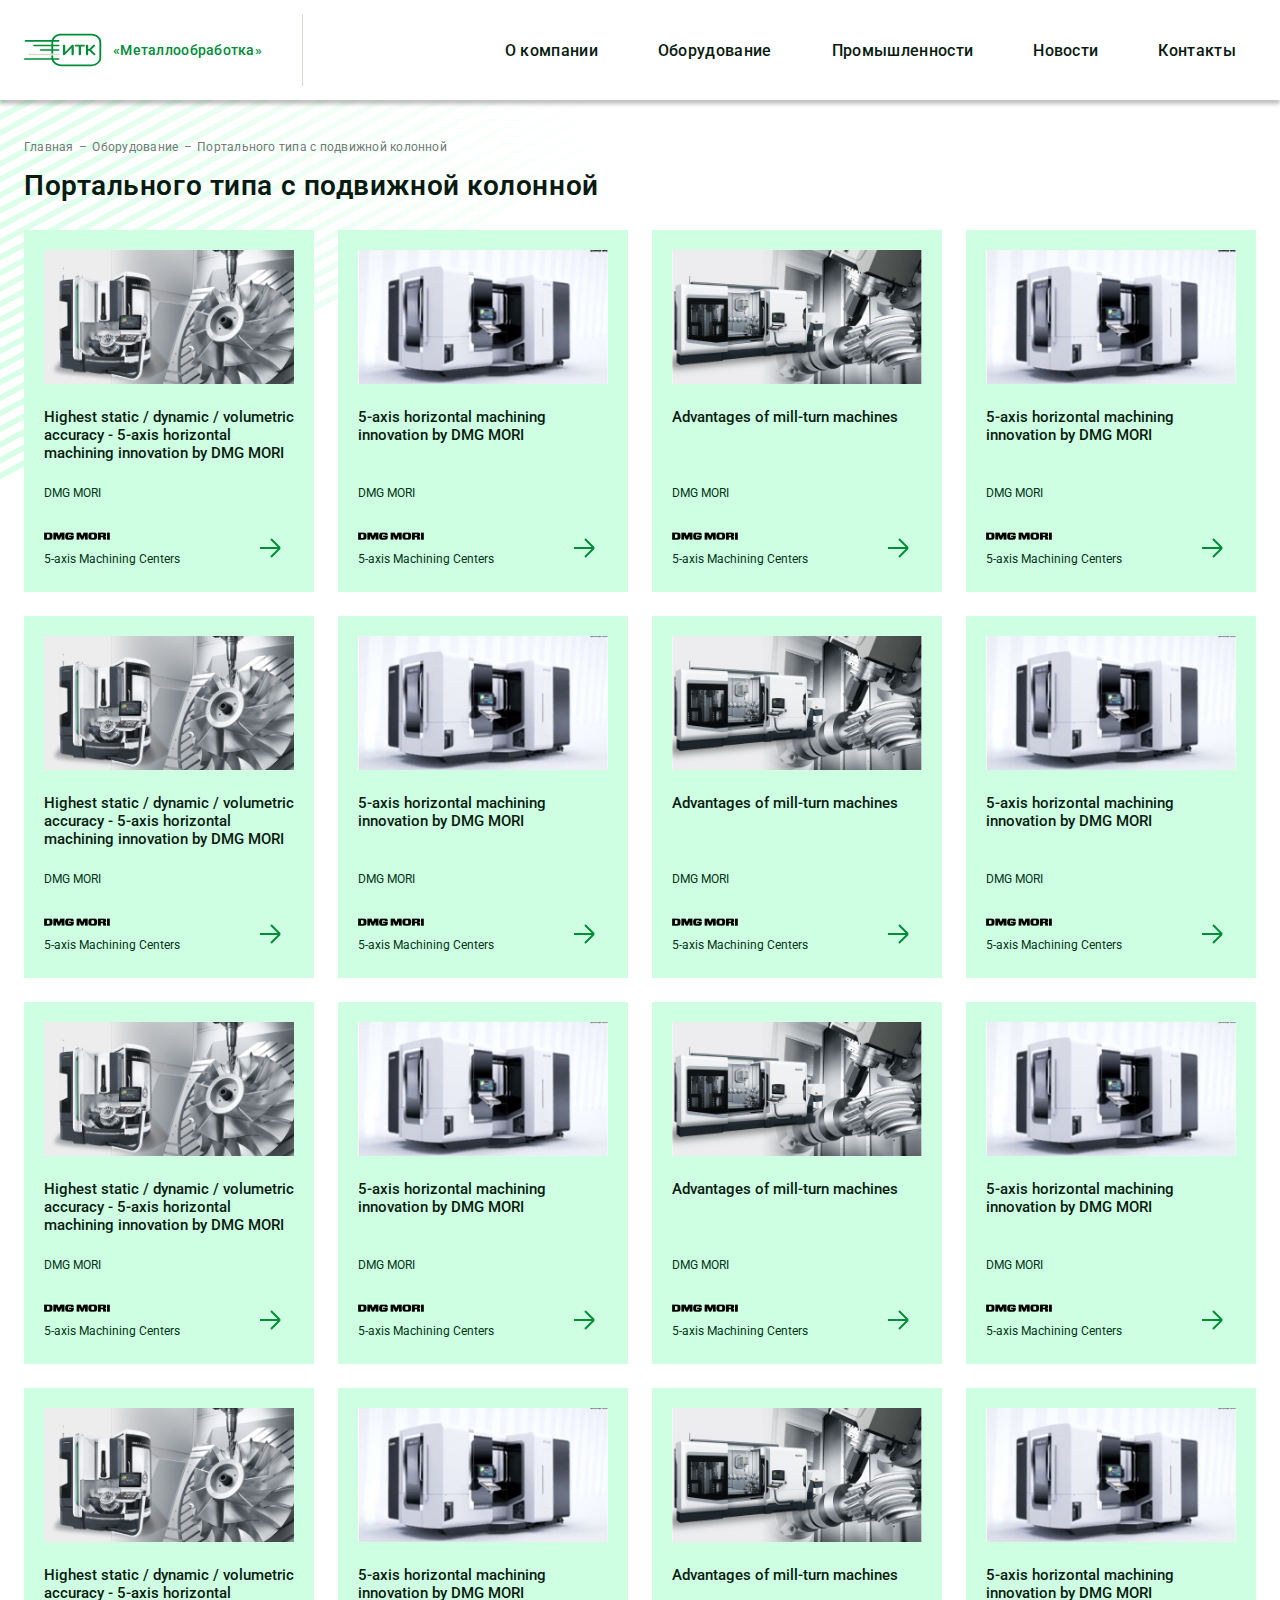
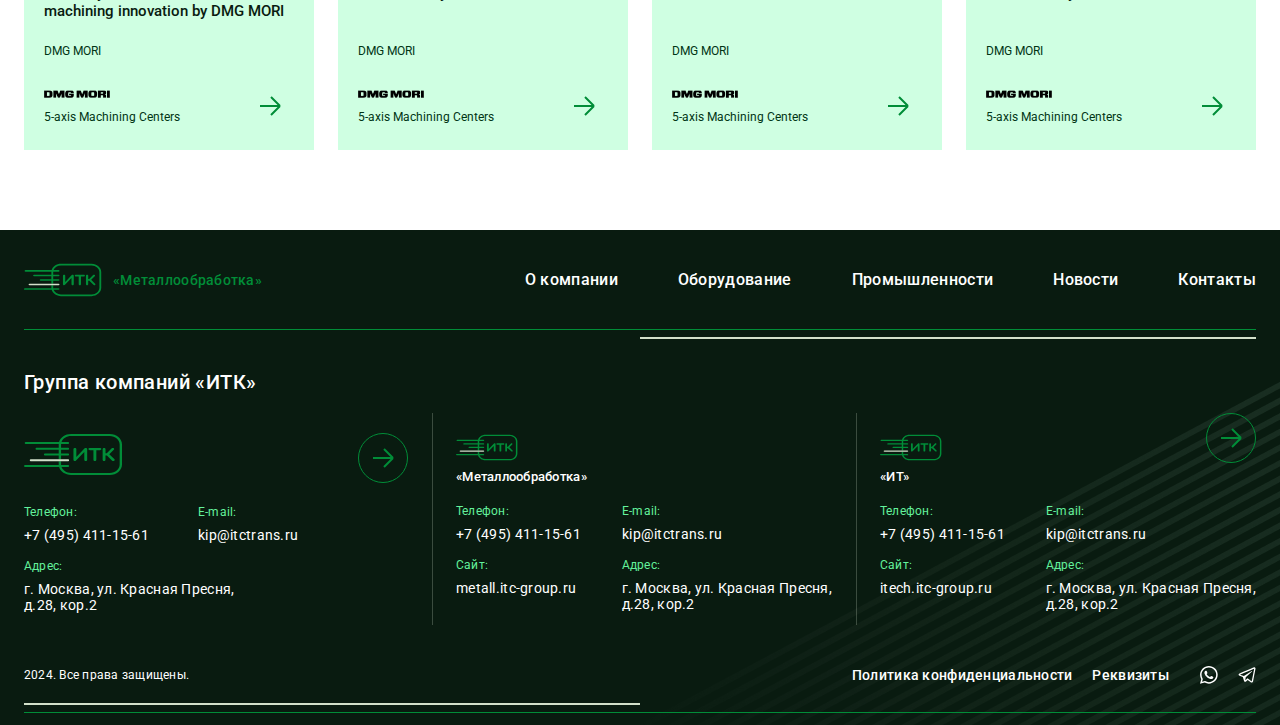
<file: catalog_category.html>
<!DOCTYPE html>
<html lang="ru">
	<head>
		<meta http-equiv="Content-Type" content="text/html; charset=utf-8">

		<!-- Adapting the page for mobile devices -->
		<meta name="viewport" content="width=device-width, initial-scale=1, maximum-scale=1">

		<!-- Prohibition of phone number recognition -->
		<meta name="format-detection" content="telephone=no">
		<meta name="SKYPE_TOOLBAR" content ="SKYPE_TOOLBAR_PARSER_COMPATIBLE">

		<!-- Page title -->
		<title>Заголовок страницы</title>

		<!-- Meta description -->
		<meta name="description" content="">

		<!-- Meta Keywords -->
		<meta name="keywords" content="">

		<!-- Changing the color of the mobile browser panel -->
		<meta name="msapplication-TileColor" content="#018D38">
		<meta name="theme-color" content="#018D38">

		<!-- Connecting fonts from Google -->
		<link rel="preconnect" href="https://fonts.googleapis.com">
		<link rel="preconnect" href="https://fonts.gstatic.com" crossorigin>
		<link href="https://fonts.googleapis.com/css2?family=Roboto:ital,wght@0,100;0,300;0,400;0,500;0,700;0,900;1,100;1,300;1,400;1,500;1,700;1,900&display=swap" rel="stylesheet">

		<!-- Connecting style files -->
		<link rel="stylesheet" href="css/swiper-bundle.min.css" async>
		<link rel="stylesheet" href="css/swiper.css" async>
		<link rel="stylesheet" href="css/fancybox.css" async>
		<link rel="stylesheet" href="css/styles.css" async>

		<link rel="stylesheet" href="css/response_1439.css" media="print, (max-width: 1439px)" async>
		<link rel="stylesheet" href="css/response_1279.css" media="print, (max-width: 1279px)" async>
		<link rel="stylesheet" href="css/response_1023.css" media="print, (max-width: 1023px)" async>
		<link rel="stylesheet" href="css/response_767.css" media="print, (max-width: 767px)" async>
	</head>

	<body>
		<div class="wrap">
			<div class="main">
				<header>
					<div class="cont row">
						<a href="/" class="logo">
							<img src="images/logo.svg" alt="">
							<span>«Металлообработка»</span>
						</a>

						<div class="sep"></div>

						<nav class="menu row">
							<div class="menu_item">
								<a href="/">О компании</a>
							</div>

							<div class="menu_item">
								<a href="/" class="sub_link">Оборудование</a>

								<div class="sub_menu tabs_container">
									<div class="mob_head">
										<div class="back">
											<button class="btn">
												<svg><use xlink:href="images/sprite.svg#ic_arrow_hor"></use></svg>
												<span>Оборудование</span>
											</button>
										</div>

										<button class="close_btn">
											<svg><use xlink:href="images/sprite.svg#ic_close"></use></svg>
										</button>
									</div>

									<div class="cont row">
										<div class="tabs vertical">
											<div><button data-content="#sub_menu1_tab1" data-level="level1" class="btn">Гидроабразивная резка</button></div>

											<div><button data-content="#sub_menu1_tab2" data-level="level1" class="btn">Гильотины</button></div>

											<div><button data-content="#sub_menu1_tab3" data-level="level1" class="btn">Гибочные</button></div>

											<div><button data-content="#sub_menu1_tab4" data-level="level1" class="btn">Отрезные</button></div>

											<div><button data-content="#sub_menu1_tab5" data-level="level1" class="btn">Сверлильные</button></div>

											<div><button data-content="#sub_menu1_tab6" data-level="level1" class="btn">Лазерная резка</button></div>

											<div><button data-content="#sub_menu1_tab7" data-level="level1" class="btn">Зубообработка</button></div>

											<div><button data-content="#sub_menu1_tab8" data-level="level1" class="btn">Эррозия</button></div>

											<div><button data-content="#sub_menu1_tab9" data-level="level1" class="btn">Шлифовальная группа</button></div>

											<div><button data-content="#sub_menu1_tab10" data-level="level1" class="btn">Расточные Станки</button></div>

											<div><button data-content="#sub_menu1_tab11" data-level="level1" class="btn">Автоматы продольного точения</button></div>

											<div><button data-content="#sub_menu1_tab12" data-level="level1" class="btn">Фрезерная группа</button></div>

											<div><button data-content="#sub_menu1_tab13" data-level="level1" class="btn">Токарно-фрезерная группа</button></div>

											<div><button data-content="#sub_menu1_tab14" data-level="level1" class="btn">Токарная группа</button></div>
										</div>

										<div class="tab_content level1" id="sub_menu1_tab1">
											<div class="levels">
												<div class="level level1">
													<div class="links show">
														<div class="mob_head">
															<div class="back">
																<button class="btn">
																	<svg><use xlink:href="images/sprite.svg#ic_arrow_hor"></use></svg>
																	<span>Фрезерная группа</span>
																</button>
															</div>

															<button class="close_btn">
																<svg><use xlink:href="images/sprite.svg#ic_close"></use></svg>
															</button>
														</div>

														<div><a href="/" class="next_level_link" data-links="level2_links1">
															<span>Универсальные фрезерные станки</span>

															<svg class="icon visible"><use xlink:href="images/sprite.svg#ic_arr_hor"></use></svg>
														</a></div>

														<div><a href="/" class="next_level_link" data-links="level2_links2">
															<span>Вертикальный</span>

															<svg class="icon visible"><use xlink:href="images/sprite.svg#ic_arr_hor"></use></svg>
														</a></div>

														<div><a href="/" class="next_level_link" data-links="level2_links3">
															<span>Горизонтальный</span>

															<svg class="icon visible"><use xlink:href="images/sprite.svg#ic_arr_hor"></use></svg>
														</a></div>

														<div><a href="/" class="next_level_link" data-links="level2_links4">
															<span>Для неметаллов</span>

															<svg class="icon visible"><use xlink:href="images/sprite.svg#ic_arr_hor"></use></svg>
														</a></div>
													</div>
												</div>


												<div class="level level2">
													<div class="links level2_links1">
														<div class="mob_head">
															<div class="back">
																<button class="btn">
																	<svg><use xlink:href="images/sprite.svg#ic_arrow_hor"></use></svg>
																	<span>Универсальные фрезерные станки</span>
																</button>
															</div>

															<button class="close_btn">
																<svg><use xlink:href="images/sprite.svg#ic_close"></use></svg>
															</button>
														</div>

														<div><a href="/" class="next_level_link" data-links="level3_links1">
															<span>3-х осевые</span>

															<svg class="icon visible"><use xlink:href="images/sprite.svg#ic_arr_hor"></use></svg>
														</a></div>

														<div><a href="/" class="next_level_link" data-links="level3_links2">
															<span>5-ти осевые</span>

															<svg class="icon visible"><use xlink:href="images/sprite.svg#ic_arr_hor"></use></svg>
														</a></div>
													</div>

													<div class="links level2_links2">
														<div class="mob_head">
															<div class="back">
																<button class="btn">
																	<svg><use xlink:href="images/sprite.svg#ic_arrow_hor"></use></svg>
																	<span>Вертикальный</span>
																</button>
															</div>

															<button class="close_btn">
																<svg><use xlink:href="images/sprite.svg#ic_close"></use></svg>
															</button>
														</div>

														<div><a href="/" class="next_level_link" data-links="level3_links1">
															<span>3-х осевые</span>

															<svg class="icon visible"><use xlink:href="images/sprite.svg#ic_arr_hor"></use></svg>
														</a></div>

														<div><a href="/" class="next_level_link" data-links="level3_links2">
															<span>5-ти осевые</span>

															<svg class="icon visible"><use xlink:href="images/sprite.svg#ic_arr_hor"></use></svg>
														</a></div>
													</div>

													<div class="links level2_links3">
														<div class="mob_head">
															<div class="back">
																<button class="btn">
																	<svg><use xlink:href="images/sprite.svg#ic_arrow_hor"></use></svg>
																	<span>Горизонтальный</span>
																</button>
															</div>

															<button class="close_btn">
																<svg><use xlink:href="images/sprite.svg#ic_close"></use></svg>
															</button>
														</div>


														<div><a href="/" class="next_level_link" data-links="level3_links1">
															<span>3-х осевые</span>

															<svg class="icon visible"><use xlink:href="images/sprite.svg#ic_arr_hor"></use></svg>
														</a></div>

														<div><a href="/" class="next_level_link" data-links="level3_links2">
															<span>5-ти осевые</span>

															<svg class="icon visible"><use xlink:href="images/sprite.svg#ic_arr_hor"></use></svg>
														</a></div>
													</div>

													<div class="links level2_links4">
														<div class="mob_head">
															<div class="back">
																<button class="btn">
																	<svg><use xlink:href="images/sprite.svg#ic_arrow_hor"></use></svg>
																	<span>Для неметаллов</span>
																</button>
															</div>

															<button class="close_btn">
																<svg><use xlink:href="images/sprite.svg#ic_close"></use></svg>
															</button>
														</div>

														<div><a href="/" class="next_level_link" data-links="level3_links1">
															<span>3-х осевые</span>

															<svg class="icon visible"><use xlink:href="images/sprite.svg#ic_arr_hor"></use></svg>
														</a></div>

														<div><a href="/" class="next_level_link" data-links="level3_links2">
															<span>5-ти осевые</span>

															<svg class="icon visible"><use xlink:href="images/sprite.svg#ic_arr_hor"></use></svg>
														</a></div>
													</div>
												</div>


												<div class="level level3">
													<div class="links level3_links1">
														<div class="mob_head">
															<div class="back">
																<button class="btn">
																	<svg><use xlink:href="images/sprite.svg#ic_arrow_hor"></use></svg>
																	<span>3-х осевые</span>
																</button>
															</div>

															<button class="close_btn">
																<svg><use xlink:href="images/sprite.svg#ic_close"></use></svg>
															</button>
														</div>

														<div><a href="/" class="next_level_link" data-links="level4_links1">
															<span>С поворотно-наклонным столом</span>

															<svg class="icon visible"><use xlink:href="images/sprite.svg#ic_arr_hor"></use></svg>
														</a></div>

														<div><a href="/" class="next_level_link" data-links="level4_links2">
															<span>С поворотно-наклонной фрезерной головкой</span>

															<svg class="icon visible"><use xlink:href="images/sprite.svg#ic_arr_hor"></use></svg>
														</a></div>
													</div>

													<div class="links level3_links2">
														<div class="mob_head">
															<div class="back">
																<button class="btn">
																	<svg><use xlink:href="images/sprite.svg#ic_arrow_hor"></use></svg>
																	<span>5-ти осевые</span>
																</button>
															</div>

															<button class="close_btn">
																<svg><use xlink:href="images/sprite.svg#ic_close"></use></svg>
															</button>
														</div>

														<div><a href="/" class="next_level_link" data-links="level4_links1">
															<span>С поворотно-наклонным столом</span>

															<svg class="icon visible"><use xlink:href="images/sprite.svg#ic_arr_hor"></use></svg>
														</a></div>

														<div><a href="/" class="next_level_link" data-links="level4_links2">
															<span>С поворотно-наклонной фрезерной головкой</span>

															<svg class="icon visible"><use xlink:href="images/sprite.svg#ic_arr_hor"></use></svg>
														</a></div>
													</div>
												</div>


												<div class="level level4">
													<div class="links level4_links1">
														<div class="mob_head">
															<div class="back">
																<button class="btn">
																	<svg><use xlink:href="images/sprite.svg#ic_arrow_hor"></use></svg>
																	<span>С поворотно-наклонным столом</span>
																</button>
															</div>

															<button class="close_btn">
																<svg><use xlink:href="images/sprite.svg#ic_close"></use></svg>
															</button>
														</div>

														<div><a href="/">
															<span>Обычный</span>
														</a></div>

														<div><a href="/">
															<span>Портального типа с подвижной колонной</span>
														</a></div>

														<div><a href="/">
															<span>Портального типа с подвижным столом</span>
														</a></div>
													</div>

													<div class="links level4_links2">
														<div class="mob_head">
															<div class="back">
																<button class="btn">
																	<svg><use xlink:href="images/sprite.svg#ic_arrow_hor"></use></svg>
																	<span>С поворотно-наклонной фрезерной головкой</span>
																</button>
															</div>

															<button class="close_btn">
																<svg><use xlink:href="images/sprite.svg#ic_close"></use></svg>
															</button>
														</div>

														<div><a href="/">
															<span>Обычный</span>
														</a></div>

														<div><a href="/">
															<span>Портального типа с подвижной колонной</span>
														</a></div>

														<div><a href="/">
															<span>Портального типа с подвижным столом</span>
														</a></div>
													</div>
												</div>
											</div>
										</div>
									</div>

									<button class="close_btn">
										<svg class="icon"><use xlink:href="images/sprite.svg#ic_close"></use></svg>
									</button>
								</div>
							</div>

							<div class="menu_item">
								<a href="/" class="sub_link">Промышленности</a>

								<div class="sub_menu tabs_container">
									<div class="mob_head">
										<div class="back">
											<button class="btn">
												<svg><use xlink:href="images/sprite.svg#ic_arrow_hor"></use></svg>
												<span>Промышленности</span>
											</button>
										</div>

										<button class="close_btn">
											<svg><use xlink:href="images/sprite.svg#ic_close"></use></svg>
										</button>
									</div>

									<div class="cont">
										<div class="tabs">
											<button data-content="#sub_menu2_tab1" data-level="level1" class="btn">Тяжелое машиностроение</button>

											<button data-content="#sub_menu2_tab2" data-level="level1" class="btn">Среднее машиностроение</button>

											<button data-content="#sub_menu2_tab3" data-level="level1" class="btn">Общее машиностроение</button>

											<button data-content="#sub_menu2_tab4" data-level="level1" class="btn">Точное машиностроение</button>
										</div>

										<div class="tab_content level1" id="sub_menu2_tab1">
											<div class="mob_head">
												<div class="back">
													<button class="btn">
														<svg><use xlink:href="images/sprite.svg#ic_arrow_hor"></use></svg>
														<span>Тяжелое машиностроение</span>
													</button>
												</div>

												<button class="close_btn">
													<svg><use xlink:href="images/sprite.svg#ic_close"></use></svg>
												</button>
											</div>

											<div class="links">
												<div><a href="/">
													<span>Автомобилестроение</span>
													<svg class="icon"><use xlink:href="images/sprite.svg#ic_arr_hor"></use></svg>
												</a></div>

												<div><a href="/">
													<span>Тракторостроение</span>
													<svg class="icon"><use xlink:href="images/sprite.svg#ic_arr_hor"></use></svg>
												</a></div>

												<div><a href="/">
													<span>Станкостроение</span>
													<svg class="icon"><use xlink:href="images/sprite.svg#ic_arr_hor"></use></svg>
												</a></div>
											</div>
										</div>

										<div class="tab_content level1" id="sub_menu2_tab2">
											<div class="mob_head">
												<div class="back">
													<button class="btn">
														<svg><use xlink:href="images/sprite.svg#ic_arrow_hor"></use></svg>
														<span>Среднее машиностроение</span>
													</button>
												</div>

												<button class="close_btn">
													<svg><use xlink:href="images/sprite.svg#ic_close"></use></svg>
												</button>
											</div>

											<div class="links">
												<div><a href="/">
													<span>Автомобилестроение</span>
													<svg class="icon"><use xlink:href="images/sprite.svg#ic_arr_hor"></use></svg>
												</a></div>

												<div><a href="/">
													<span>Тракторостроение</span>
													<svg class="icon"><use xlink:href="images/sprite.svg#ic_arr_hor"></use></svg>
												</a></div>

												<div><a href="/">
													<span>Станкостроение</span>
													<svg class="icon"><use xlink:href="images/sprite.svg#ic_arr_hor"></use></svg>
												</a></div>
											</div>
										</div>

										<div class="tab_content level1" id="sub_menu2_tab3">
											<div class="mob_head">
												<div class="back">
													<button class="btn">
														<svg><use xlink:href="images/sprite.svg#ic_arrow_hor"></use></svg>
														<span>Общее машиностроение</span>
													</button>
												</div>

												<button class="close_btn">
													<svg><use xlink:href="images/sprite.svg#ic_close"></use></svg>
												</button>
											</div>

											<div class="links">
												<div><a href="/">
													<span>Автомобилестроение</span>
													<svg class="icon"><use xlink:href="images/sprite.svg#ic_arr_hor"></use></svg>
												</a></div>

												<div><a href="/">
													<span>Тракторостроение</span>
													<svg class="icon"><use xlink:href="images/sprite.svg#ic_arr_hor"></use></svg>
												</a></div>

												<div><a href="/">
													<span>Станкостроение</span>
													<svg class="icon"><use xlink:href="images/sprite.svg#ic_arr_hor"></use></svg>
												</a></div>
											</div>
										</div>

										<div class="tab_content level1" id="sub_menu2_tab4">
											<div class="mob_head">
												<div class="back">
													<button class="btn">
														<svg><use xlink:href="images/sprite.svg#ic_arrow_hor"></use></svg>
														<span>Точное машиностроение</span>
													</button>
												</div>

												<button class="close_btn">
													<svg><use xlink:href="images/sprite.svg#ic_close"></use></svg>
												</button>
											</div>

											<div class="links">
												<div><a href="/">
													<span>Автомобилестроение</span>
													<svg class="icon"><use xlink:href="images/sprite.svg#ic_arr_hor"></use></svg>
												</a></div>

												<div><a href="/">
													<span>Тракторостроение</span>
													<svg class="icon"><use xlink:href="images/sprite.svg#ic_arr_hor"></use></svg>
												</a></div>

												<div><a href="/">
													<span>Станкостроение</span>
													<svg class="icon"><use xlink:href="images/sprite.svg#ic_arr_hor"></use></svg>
												</a></div>
											</div>
										</div>
									</div>

									<button class="close_btn">
										<svg class="icon"><use xlink:href="images/sprite.svg#ic_close"></use></svg>
									</button>
								</div>
							</div>

							<div class="menu_item">
								<a href="/">Новости</a>
							</div>

							<div class="menu_item">
								<a href="/">Контакты</a>
							</div>
						</nav>

						<button class="mob_menu_btn">
							<span>Меню</span>
							<svg class="icon"><use xlink:href="images/sprite.svg#ic_menu"></use></svg>
							<svg class="icon"><use xlink:href="images/sprite.svg#ic_close"></use></svg>
						</button>
					</div>
				</header>


				<section class="bg_lines">
					<section class="page_head">
						<div class="cont">
							<div class="breadcrumbs">
								<a href="/">Главная</a>

								<span class="sep">–</span>

								<a href="/">Оборудование</a>

								<span class="sep">–</span>

								<span class="current">Портального типа с подвижной колонной</span>
							</div>

							<h1 class="page_title">Портального типа с подвижной колонной</h1>
						</div>
					</section>


					<section class="products block">
						<div class="cont">
							<div class="row">
								<div class="product">
									<a href="/" class="thumb">
										<img src="images/tmp/product_thumb1.jpg" alt="" loading="lazy">
									</a>

									<div class="name">
										<a href="/">Highest static / dynamic / volumetric accuracy - 5-axis horizontal machining innovation by DMG MORI</a>
									</div>

									<div class="desc">DMG MORI</div>

									<div class="bottom">
										<div class="brand">
											<div class="logo">
												<img src="images/tmp/product_brand_logo.png" alt="" loading="lazy">
											</div>

											<div class="exp">5-axis Machining Centers</div>
										</div>

										<div class="link">
											<a href="/">
												<svg class="icon"><use xlink:href="images/sprite.svg#ic_arrow_hor"></use></svg>
											</a>
										</div>
									</div>
								</div>

								<div class="product">
									<a href="/" class="thumb">
										<img src="images/tmp/product_thumb2.jpg" alt="" loading="lazy">
									</a>

									<div class="name">
										<a href="/">5-axis horizontal machining innovation by DMG MORI</a>
									</div>

									<div class="desc">DMG MORI</div>

									<div class="bottom">
										<div class="brand">
											<div class="logo">
												<img src="images/tmp/product_brand_logo.png" alt="" loading="lazy">
											</div>

											<div class="exp">5-axis Machining Centers</div>
										</div>

										<div class="link">
											<a href="/">
												<svg class="icon"><use xlink:href="images/sprite.svg#ic_arrow_hor"></use></svg>
											</a>
										</div>
									</div>
								</div>

								<div class="product">
									<a href="/" class="thumb">
										<img src="images/tmp/product_thumb3.jpg" alt="" loading="lazy">
									</a>

									<div class="name">
										<a href="/">Advantages of mill-turn machines</a>
									</div>

									<div class="desc">DMG MORI</div>

									<div class="bottom">
										<div class="brand">
											<div class="logo">
												<img src="images/tmp/product_brand_logo.png" alt="" loading="lazy">
											</div>

											<div class="exp">5-axis Machining Centers</div>
										</div>

										<div class="link">
											<a href="/">
												<svg class="icon"><use xlink:href="images/sprite.svg#ic_arrow_hor"></use></svg>
											</a>
										</div>
									</div>
								</div>

								<div class="product">
									<a href="/" class="thumb">
										<img src="images/tmp/product_thumb2.jpg" alt="" loading="lazy">
									</a>

									<div class="name">
										<a href="/">5-axis horizontal machining innovation by DMG MORI</a>
									</div>

									<div class="desc">DMG MORI</div>

									<div class="bottom">
										<div class="brand">
											<div class="logo">
												<img src="images/tmp/product_brand_logo.png" alt="" loading="lazy">
											</div>

											<div class="exp">5-axis Machining Centers</div>
										</div>

										<div class="link">
											<a href="/">
												<svg class="icon"><use xlink:href="images/sprite.svg#ic_arrow_hor"></use></svg>
											</a>
										</div>
									</div>
								</div>

								<div class="product">
									<a href="/" class="thumb">
										<img src="images/tmp/product_thumb1.jpg" alt="" loading="lazy">
									</a>

									<div class="name">
										<a href="/">Highest static / dynamic / volumetric accuracy - 5-axis horizontal machining innovation by DMG MORI</a>
									</div>

									<div class="desc">DMG MORI</div>

									<div class="bottom">
										<div class="brand">
											<div class="logo">
												<img src="images/tmp/product_brand_logo.png" alt="" loading="lazy">
											</div>

											<div class="exp">5-axis Machining Centers</div>
										</div>

										<div class="link">
											<a href="/">
												<svg class="icon"><use xlink:href="images/sprite.svg#ic_arrow_hor"></use></svg>
											</a>
										</div>
									</div>
								</div>

								<div class="product">
									<a href="/" class="thumb">
										<img src="images/tmp/product_thumb2.jpg" alt="" loading="lazy">
									</a>

									<div class="name">
										<a href="/">5-axis horizontal machining innovation by DMG MORI</a>
									</div>

									<div class="desc">DMG MORI</div>

									<div class="bottom">
										<div class="brand">
											<div class="logo">
												<img src="images/tmp/product_brand_logo.png" alt="" loading="lazy">
											</div>

											<div class="exp">5-axis Machining Centers</div>
										</div>

										<div class="link">
											<a href="/">
												<svg class="icon"><use xlink:href="images/sprite.svg#ic_arrow_hor"></use></svg>
											</a>
										</div>
									</div>
								</div>

								<div class="product">
									<a href="/" class="thumb">
										<img src="images/tmp/product_thumb3.jpg" alt="" loading="lazy">
									</a>

									<div class="name">
										<a href="/">Advantages of mill-turn machines</a>
									</div>

									<div class="desc">DMG MORI</div>

									<div class="bottom">
										<div class="brand">
											<div class="logo">
												<img src="images/tmp/product_brand_logo.png" alt="" loading="lazy">
											</div>

											<div class="exp">5-axis Machining Centers</div>
										</div>

										<div class="link">
											<a href="/">
												<svg class="icon"><use xlink:href="images/sprite.svg#ic_arrow_hor"></use></svg>
											</a>
										</div>
									</div>
								</div>

								<div class="product">
									<a href="/" class="thumb">
										<img src="images/tmp/product_thumb2.jpg" alt="" loading="lazy">
									</a>

									<div class="name">
										<a href="/">5-axis horizontal machining innovation by DMG MORI</a>
									</div>

									<div class="desc">DMG MORI</div>

									<div class="bottom">
										<div class="brand">
											<div class="logo">
												<img src="images/tmp/product_brand_logo.png" alt="" loading="lazy">
											</div>

											<div class="exp">5-axis Machining Centers</div>
										</div>

										<div class="link">
											<a href="/">
												<svg class="icon"><use xlink:href="images/sprite.svg#ic_arrow_hor"></use></svg>
											</a>
										</div>
									</div>
								</div>

								<div class="product">
									<a href="/" class="thumb">
										<img src="images/tmp/product_thumb1.jpg" alt="" loading="lazy">
									</a>

									<div class="name">
										<a href="/">Highest static / dynamic / volumetric accuracy - 5-axis horizontal machining innovation by DMG MORI</a>
									</div>

									<div class="desc">DMG MORI</div>

									<div class="bottom">
										<div class="brand">
											<div class="logo">
												<img src="images/tmp/product_brand_logo.png" alt="" loading="lazy">
											</div>

											<div class="exp">5-axis Machining Centers</div>
										</div>

										<div class="link">
											<a href="/">
												<svg class="icon"><use xlink:href="images/sprite.svg#ic_arrow_hor"></use></svg>
											</a>
										</div>
									</div>
								</div>

								<div class="product">
									<a href="/" class="thumb">
										<img src="images/tmp/product_thumb2.jpg" alt="" loading="lazy">
									</a>

									<div class="name">
										<a href="/">5-axis horizontal machining innovation by DMG MORI</a>
									</div>

									<div class="desc">DMG MORI</div>

									<div class="bottom">
										<div class="brand">
											<div class="logo">
												<img src="images/tmp/product_brand_logo.png" alt="" loading="lazy">
											</div>

											<div class="exp">5-axis Machining Centers</div>
										</div>

										<div class="link">
											<a href="/">
												<svg class="icon"><use xlink:href="images/sprite.svg#ic_arrow_hor"></use></svg>
											</a>
										</div>
									</div>
								</div>

								<div class="product">
									<a href="/" class="thumb">
										<img src="images/tmp/product_thumb3.jpg" alt="" loading="lazy">
									</a>

									<div class="name">
										<a href="/">Advantages of mill-turn machines</a>
									</div>

									<div class="desc">DMG MORI</div>

									<div class="bottom">
										<div class="brand">
											<div class="logo">
												<img src="images/tmp/product_brand_logo.png" alt="" loading="lazy">
											</div>

											<div class="exp">5-axis Machining Centers</div>
										</div>

										<div class="link">
											<a href="/">
												<svg class="icon"><use xlink:href="images/sprite.svg#ic_arrow_hor"></use></svg>
											</a>
										</div>
									</div>
								</div>

								<div class="product">
									<a href="/" class="thumb">
										<img src="images/tmp/product_thumb2.jpg" alt="" loading="lazy">
									</a>

									<div class="name">
										<a href="/">5-axis horizontal machining innovation by DMG MORI</a>
									</div>

									<div class="desc">DMG MORI</div>

									<div class="bottom">
										<div class="brand">
											<div class="logo">
												<img src="images/tmp/product_brand_logo.png" alt="" loading="lazy">
											</div>

											<div class="exp">5-axis Machining Centers</div>
										</div>

										<div class="link">
											<a href="/">
												<svg class="icon"><use xlink:href="images/sprite.svg#ic_arrow_hor"></use></svg>
											</a>
										</div>
									</div>
								</div>

								<div class="product">
									<a href="/" class="thumb">
										<img src="images/tmp/product_thumb1.jpg" alt="" loading="lazy">
									</a>

									<div class="name">
										<a href="/">Highest static / dynamic / volumetric accuracy - 5-axis horizontal machining innovation by DMG MORI</a>
									</div>

									<div class="desc">DMG MORI</div>

									<div class="bottom">
										<div class="brand">
											<div class="logo">
												<img src="images/tmp/product_brand_logo.png" alt="" loading="lazy">
											</div>

											<div class="exp">5-axis Machining Centers</div>
										</div>

										<div class="link">
											<a href="/">
												<svg class="icon"><use xlink:href="images/sprite.svg#ic_arrow_hor"></use></svg>
											</a>
										</div>
									</div>
								</div>

								<div class="product">
									<a href="/" class="thumb">
										<img src="images/tmp/product_thumb2.jpg" alt="" loading="lazy">
									</a>

									<div class="name">
										<a href="/">5-axis horizontal machining innovation by DMG MORI</a>
									</div>

									<div class="desc">DMG MORI</div>

									<div class="bottom">
										<div class="brand">
											<div class="logo">
												<img src="images/tmp/product_brand_logo.png" alt="" loading="lazy">
											</div>

											<div class="exp">5-axis Machining Centers</div>
										</div>

										<div class="link">
											<a href="/">
												<svg class="icon"><use xlink:href="images/sprite.svg#ic_arrow_hor"></use></svg>
											</a>
										</div>
									</div>
								</div>

								<div class="product">
									<a href="/" class="thumb">
										<img src="images/tmp/product_thumb3.jpg" alt="" loading="lazy">
									</a>

									<div class="name">
										<a href="/">Advantages of mill-turn machines</a>
									</div>

									<div class="desc">DMG MORI</div>

									<div class="bottom">
										<div class="brand">
											<div class="logo">
												<img src="images/tmp/product_brand_logo.png" alt="" loading="lazy">
											</div>

											<div class="exp">5-axis Machining Centers</div>
										</div>

										<div class="link">
											<a href="/">
												<svg class="icon"><use xlink:href="images/sprite.svg#ic_arrow_hor"></use></svg>
											</a>
										</div>
									</div>
								</div>

								<div class="product">
									<a href="/" class="thumb">
										<img src="images/tmp/product_thumb2.jpg" alt="" loading="lazy">
									</a>

									<div class="name">
										<a href="/">5-axis horizontal machining innovation by DMG MORI</a>
									</div>

									<div class="desc">DMG MORI</div>

									<div class="bottom">
										<div class="brand">
											<div class="logo">
												<img src="images/tmp/product_brand_logo.png" alt="" loading="lazy">
											</div>

											<div class="exp">5-axis Machining Centers</div>
										</div>

										<div class="link">
											<a href="/">
												<svg class="icon"><use xlink:href="images/sprite.svg#ic_arrow_hor"></use></svg>
											</a>
										</div>
									</div>
								</div>
							</div>
						</div>
					</section>
				</section>
			</div>


			<footer>
				<div class="cont row">
					<div class="top">
						<div class="logo">
							<img src="images/logo.svg" alt="">
							<span>«Металлообработка»</span>
						</div>

						<div class="menu">
							<div class="menu_item">
								<a href="/">О компании</a>
							</div>

							<div class="menu_item">
								<a href="/">Оборудование</a>
							</div>

							<div class="menu_item">
								<a href="/">Промышленности</a>
							</div>

							<div class="menu_item">
								<a href="/">Новости</a>
							</div>

							<div class="menu_item">
								<a href="/">Контакты</a>
							</div>
						</div>
					</div>


					<div class="company">Группа компаний «ИТК»</div>

					<div class="department general">
						<div class="logo">
							<img src="images/logo.svg" alt="">
						</div>

						<a href="/" class="link">
							<svg class="icon"><use xlink:href="images/sprite.svg#ic_arrow_hor"></use></svg>
						</a>

						<div class="contacts">
							<div class="phone">
								<div class="label">Телефон:</div>

								<div><a href="tel:+74954111561">+7 (495) 411-15-61</a></div>
							</div>

							<div class="phone">
								<div class="label">E-mail:</div>

								<div><a href="mailto:kip@itctrans.ru">kip@itctrans.ru</a></div>
							</div>

							<div class="location">
								<div class="label">Адрес:</div>

								<div>г. Москва, ул. Красная Пресня,<br> д.28, кор.2</div>
							</div>
						</div>
					</div>

					<div class="department">
						<div class="logo">
							<img src="images/logo.svg" alt="">
						</div>

						<div class="name">«Металлообработка»</div>

						<div class="contacts">
							<div class="phone">
								<div class="label">Телефон:</div>

								<div><a href="tel:+74954111561">+7 (495) 411-15-61</a></div>
							</div>

							<div class="phone">
								<div class="label">E-mail:</div>

								<div><a href="mailto:kip@itctrans.ru">kip@itctrans.ru</a></div>
							</div>

							<div class="site">
								<div class="label">Сайт:</div>

								<div><a href="https://metall.itc-group.ru" target="_blank" rel="noopener">metall.itc-group.ru</a></div>
							</div>

							<div class="location">
								<div class="label">Адрес:</div>

								<div>г. Москва, ул. Красная Пресня,<br> д.28, кор.2</div>
							</div>
						</div>
					</div>

					<div class="department">
						<div class="logo">
							<img src="images/logo.svg" alt="">
						</div>

						<div class="name">«ИТ»</div>

						<a href="/" class="link">
							<svg class="icon"><use xlink:href="images/sprite.svg#ic_arrow_hor"></use></svg>
						</a>

						<div class="contacts">
							<div class="phone">
								<div class="label">Телефон:</div>

								<div><a href="tel:+74954111561">+7 (495) 411-15-61</a></div>
							</div>

							<div class="phone">
								<div class="label">E-mail:</div>

								<div><a href="mailto:kip@itctrans.ru">kip@itctrans.ru</a></div>
							</div>

							<div class="site">
								<div class="label">Сайт:</div>

								<div><a href="https://itech.itc-group.ru" target="_blank" rel="noopener">itech.itc-group.ru</a></div>
							</div>

							<div class="location">
								<div class="label">Адрес:</div>

								<div>г. Москва, ул. Красная Пресня,<br> д.28, кор.2</div>
							</div>
						</div>
					</div>

					<div class="bottom">
						<div class="copyright">2024. Все права защищены.</div>

						<div class="links">
							<div><a href="/">Политика конфиденциальности</a></div>

							<div><a href="/">Реквизиты</a></div>
						</div>

						<div class="socials">
							<a href="/" target="_blank" rel="noopener nofollow">
								<svg class="icon"><use xlink:href="images/sprite.svg#ic_whatsapp"></use></svg>
							</a>

							<a href="/" target="_blank" rel="noopener nofollow">
								<svg class="icon"><use xlink:href="images/sprite.svg#ic_telegram"></use></svg>
							</a>
						</div>
					</div>
				</div>
			</footer>


			<div class="overlay"></div>
		</div>


		<!-- Connecting javascript files -->
		<script src="js/jquery-3.6.3.min.js"></script>
		<script src="js/functions.js"></script>
		<script src="js/swiper-bundle.min.js"></script>
		<script src="js/fancybox.js"></script>
		<script src="js/imask.js"></script>
		<script src="js/nice-select2.js"></script>
		<script src="js/scripts.js"></script>
	</body>
</html>
</file>
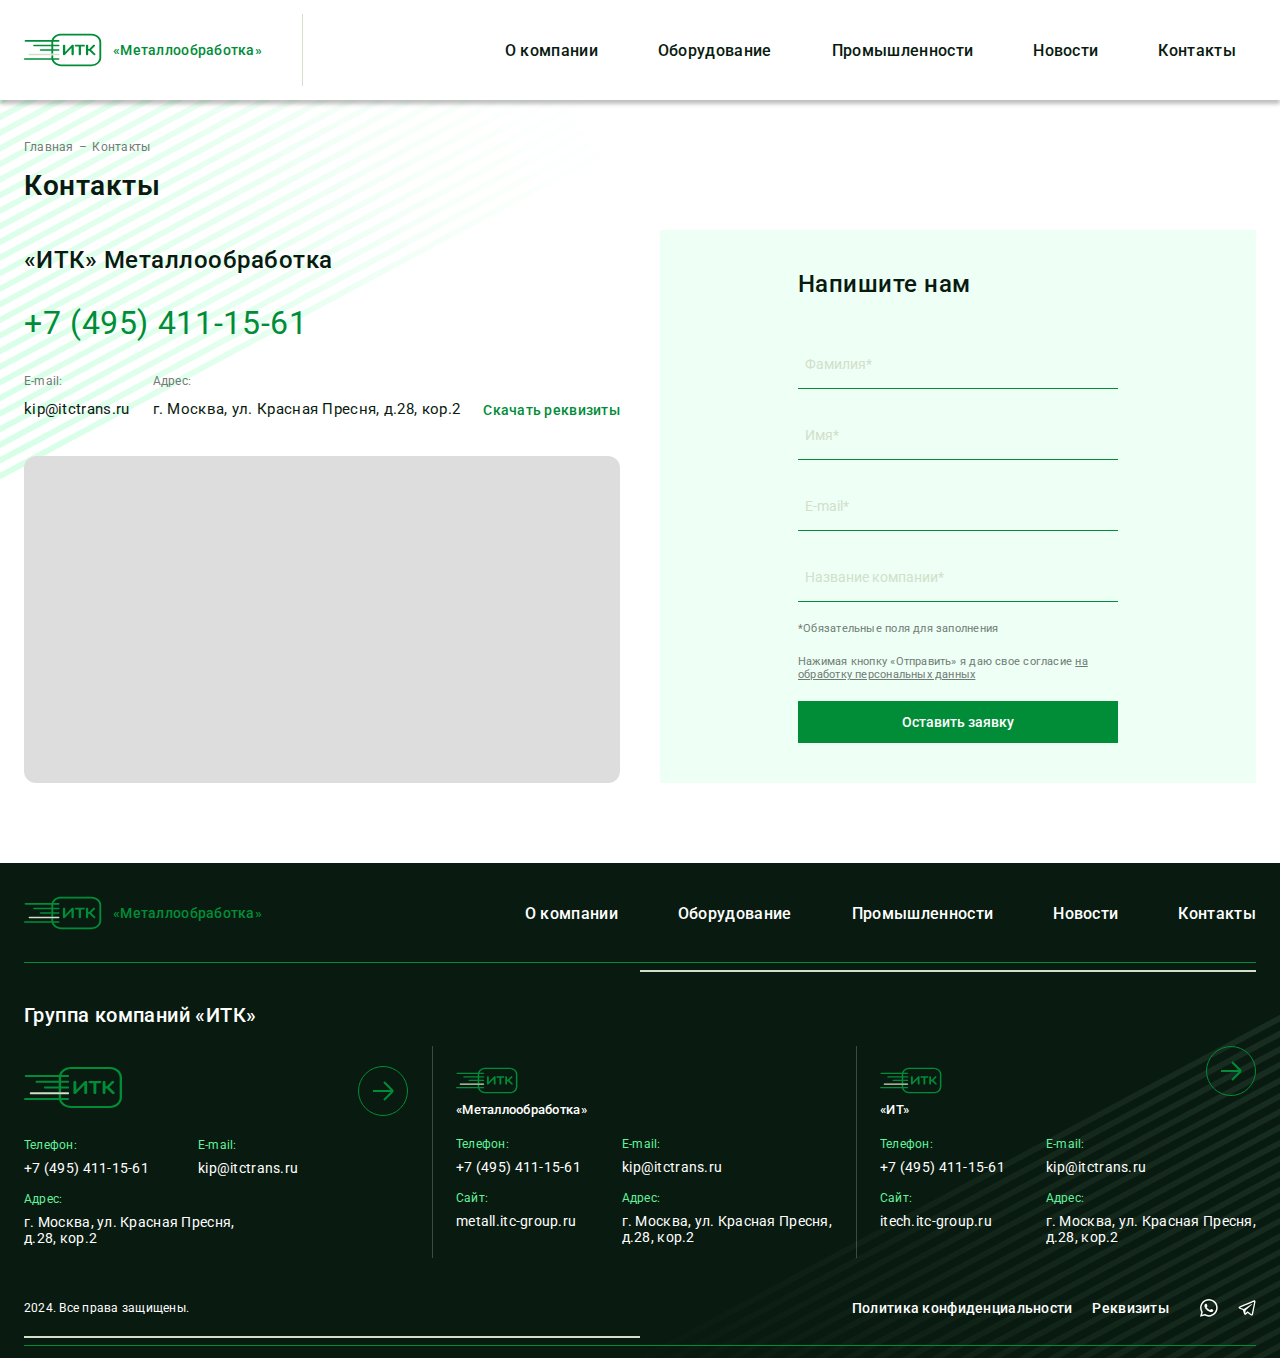
<file: contacts.html>
<!DOCTYPE html>
<html lang="ru">
	<head>
		<meta http-equiv="Content-Type" content="text/html; charset=utf-8">

		<!-- Adapting the page for mobile devices -->
		<meta name="viewport" content="width=device-width, initial-scale=1, maximum-scale=1">

		<!-- Prohibition of phone number recognition -->
		<meta name="format-detection" content="telephone=no">
		<meta name="SKYPE_TOOLBAR" content ="SKYPE_TOOLBAR_PARSER_COMPATIBLE">

		<!-- Page title -->
		<title>Заголовок страницы</title>

		<!-- Meta description -->
		<meta name="description" content="">

		<!-- Meta Keywords -->
		<meta name="keywords" content="">

		<!-- Changing the color of the mobile browser panel -->
		<meta name="msapplication-TileColor" content="#018D38">
		<meta name="theme-color" content="#018D38">

		<!-- Connecting fonts from Google -->
		<link rel="preconnect" href="https://fonts.googleapis.com">
		<link rel="preconnect" href="https://fonts.gstatic.com" crossorigin>
		<link href="https://fonts.googleapis.com/css2?family=Roboto:ital,wght@0,100;0,300;0,400;0,500;0,700;0,900;1,100;1,300;1,400;1,500;1,700;1,900&display=swap" rel="stylesheet">

		<!-- Connecting style files -->
		<link rel="stylesheet" href="css/swiper-bundle.min.css" async>
		<link rel="stylesheet" href="css/swiper.css" async>
		<link rel="stylesheet" href="css/fancybox.css" async>
		<link rel="stylesheet" href="css/styles.css" async>

		<link rel="stylesheet" href="css/response_1439.css" media="print, (max-width: 1439px)" async>
		<link rel="stylesheet" href="css/response_1279.css" media="print, (max-width: 1279px)" async>
		<link rel="stylesheet" href="css/response_1023.css" media="print, (max-width: 1023px)" async>
		<link rel="stylesheet" href="css/response_767.css" media="print, (max-width: 767px)" async>
	</head>

	<body>
		<div class="wrap">
			<div class="main">
				<header>
					<div class="cont row">
						<a href="/" class="logo">
							<img src="images/logo.svg" alt="">
							<span>«Металлообработка»</span>
						</a>

						<div class="sep"></div>

						<nav class="menu row">
							<div class="menu_item">
								<a href="/">О компании</a>
							</div>

							<div class="menu_item">
								<a href="/" class="sub_link">Оборудование</a>

								<div class="sub_menu tabs_container">
									<div class="mob_head">
										<div class="back">
											<button class="btn">
												<svg><use xlink:href="images/sprite.svg#ic_arrow_hor"></use></svg>
												<span>Оборудование</span>
											</button>
										</div>

										<button class="close_btn">
											<svg><use xlink:href="images/sprite.svg#ic_close"></use></svg>
										</button>
									</div>

									<div class="cont row">
										<div class="tabs vertical">
											<div><button data-content="#sub_menu1_tab1" data-level="level1" class="btn">Гидроабразивная резка</button></div>

											<div><button data-content="#sub_menu1_tab2" data-level="level1" class="btn">Гильотины</button></div>

											<div><button data-content="#sub_menu1_tab3" data-level="level1" class="btn">Гибочные</button></div>

											<div><button data-content="#sub_menu1_tab4" data-level="level1" class="btn">Отрезные</button></div>

											<div><button data-content="#sub_menu1_tab5" data-level="level1" class="btn">Сверлильные</button></div>

											<div><button data-content="#sub_menu1_tab6" data-level="level1" class="btn">Лазерная резка</button></div>

											<div><button data-content="#sub_menu1_tab7" data-level="level1" class="btn">Зубообработка</button></div>

											<div><button data-content="#sub_menu1_tab8" data-level="level1" class="btn">Эррозия</button></div>

											<div><button data-content="#sub_menu1_tab9" data-level="level1" class="btn">Шлифовальная группа</button></div>

											<div><button data-content="#sub_menu1_tab10" data-level="level1" class="btn">Расточные Станки</button></div>

											<div><button data-content="#sub_menu1_tab11" data-level="level1" class="btn">Автоматы продольного точения</button></div>

											<div><button data-content="#sub_menu1_tab12" data-level="level1" class="btn">Фрезерная группа</button></div>

											<div><button data-content="#sub_menu1_tab13" data-level="level1" class="btn">Токарно-фрезерная группа</button></div>

											<div><button data-content="#sub_menu1_tab14" data-level="level1" class="btn">Токарная группа</button></div>
										</div>

										<div class="tab_content level1" id="sub_menu1_tab1">
											<div class="levels">
												<div class="level level1">
													<div class="links show">
														<div class="mob_head">
															<div class="back">
																<button class="btn">
																	<svg><use xlink:href="images/sprite.svg#ic_arrow_hor"></use></svg>
																	<span>Фрезерная группа</span>
																</button>
															</div>

															<button class="close_btn">
																<svg><use xlink:href="images/sprite.svg#ic_close"></use></svg>
															</button>
														</div>

														<div><a href="/" class="next_level_link" data-links="level2_links1">
															<span>Универсальные фрезерные станки</span>

															<svg class="icon visible"><use xlink:href="images/sprite.svg#ic_arr_hor"></use></svg>
														</a></div>

														<div><a href="/" class="next_level_link" data-links="level2_links2">
															<span>Вертикальный</span>

															<svg class="icon visible"><use xlink:href="images/sprite.svg#ic_arr_hor"></use></svg>
														</a></div>

														<div><a href="/" class="next_level_link" data-links="level2_links3">
															<span>Горизонтальный</span>

															<svg class="icon visible"><use xlink:href="images/sprite.svg#ic_arr_hor"></use></svg>
														</a></div>

														<div><a href="/" class="next_level_link" data-links="level2_links4">
															<span>Для неметаллов</span>

															<svg class="icon visible"><use xlink:href="images/sprite.svg#ic_arr_hor"></use></svg>
														</a></div>
													</div>
												</div>


												<div class="level level2">
													<div class="links level2_links1">
														<div class="mob_head">
															<div class="back">
																<button class="btn">
																	<svg><use xlink:href="images/sprite.svg#ic_arrow_hor"></use></svg>
																	<span>Универсальные фрезерные станки</span>
																</button>
															</div>

															<button class="close_btn">
																<svg><use xlink:href="images/sprite.svg#ic_close"></use></svg>
															</button>
														</div>

														<div><a href="/" class="next_level_link" data-links="level3_links1">
															<span>3-х осевые</span>

															<svg class="icon visible"><use xlink:href="images/sprite.svg#ic_arr_hor"></use></svg>
														</a></div>

														<div><a href="/" class="next_level_link" data-links="level3_links2">
															<span>5-ти осевые</span>

															<svg class="icon visible"><use xlink:href="images/sprite.svg#ic_arr_hor"></use></svg>
														</a></div>
													</div>

													<div class="links level2_links2">
														<div class="mob_head">
															<div class="back">
																<button class="btn">
																	<svg><use xlink:href="images/sprite.svg#ic_arrow_hor"></use></svg>
																	<span>Вертикальный</span>
																</button>
															</div>

															<button class="close_btn">
																<svg><use xlink:href="images/sprite.svg#ic_close"></use></svg>
															</button>
														</div>

														<div><a href="/" class="next_level_link" data-links="level3_links1">
															<span>3-х осевые</span>

															<svg class="icon visible"><use xlink:href="images/sprite.svg#ic_arr_hor"></use></svg>
														</a></div>

														<div><a href="/" class="next_level_link" data-links="level3_links2">
															<span>5-ти осевые</span>

															<svg class="icon visible"><use xlink:href="images/sprite.svg#ic_arr_hor"></use></svg>
														</a></div>
													</div>

													<div class="links level2_links3">
														<div class="mob_head">
															<div class="back">
																<button class="btn">
																	<svg><use xlink:href="images/sprite.svg#ic_arrow_hor"></use></svg>
																	<span>Горизонтальный</span>
																</button>
															</div>

															<button class="close_btn">
																<svg><use xlink:href="images/sprite.svg#ic_close"></use></svg>
															</button>
														</div>


														<div><a href="/" class="next_level_link" data-links="level3_links1">
															<span>3-х осевые</span>

															<svg class="icon visible"><use xlink:href="images/sprite.svg#ic_arr_hor"></use></svg>
														</a></div>

														<div><a href="/" class="next_level_link" data-links="level3_links2">
															<span>5-ти осевые</span>

															<svg class="icon visible"><use xlink:href="images/sprite.svg#ic_arr_hor"></use></svg>
														</a></div>
													</div>

													<div class="links level2_links4">
														<div class="mob_head">
															<div class="back">
																<button class="btn">
																	<svg><use xlink:href="images/sprite.svg#ic_arrow_hor"></use></svg>
																	<span>Для неметаллов</span>
																</button>
															</div>

															<button class="close_btn">
																<svg><use xlink:href="images/sprite.svg#ic_close"></use></svg>
															</button>
														</div>

														<div><a href="/" class="next_level_link" data-links="level3_links1">
															<span>3-х осевые</span>

															<svg class="icon visible"><use xlink:href="images/sprite.svg#ic_arr_hor"></use></svg>
														</a></div>

														<div><a href="/" class="next_level_link" data-links="level3_links2">
															<span>5-ти осевые</span>

															<svg class="icon visible"><use xlink:href="images/sprite.svg#ic_arr_hor"></use></svg>
														</a></div>
													</div>
												</div>


												<div class="level level3">
													<div class="links level3_links1">
														<div class="mob_head">
															<div class="back">
																<button class="btn">
																	<svg><use xlink:href="images/sprite.svg#ic_arrow_hor"></use></svg>
																	<span>3-х осевые</span>
																</button>
															</div>

															<button class="close_btn">
																<svg><use xlink:href="images/sprite.svg#ic_close"></use></svg>
															</button>
														</div>

														<div><a href="/" class="next_level_link" data-links="level4_links1">
															<span>С поворотно-наклонным столом</span>

															<svg class="icon visible"><use xlink:href="images/sprite.svg#ic_arr_hor"></use></svg>
														</a></div>

														<div><a href="/" class="next_level_link" data-links="level4_links2">
															<span>С поворотно-наклонной фрезерной головкой</span>

															<svg class="icon visible"><use xlink:href="images/sprite.svg#ic_arr_hor"></use></svg>
														</a></div>
													</div>

													<div class="links level3_links2">
														<div class="mob_head">
															<div class="back">
																<button class="btn">
																	<svg><use xlink:href="images/sprite.svg#ic_arrow_hor"></use></svg>
																	<span>5-ти осевые</span>
																</button>
															</div>

															<button class="close_btn">
																<svg><use xlink:href="images/sprite.svg#ic_close"></use></svg>
															</button>
														</div>

														<div><a href="/" class="next_level_link" data-links="level4_links1">
															<span>С поворотно-наклонным столом</span>

															<svg class="icon visible"><use xlink:href="images/sprite.svg#ic_arr_hor"></use></svg>
														</a></div>

														<div><a href="/" class="next_level_link" data-links="level4_links2">
															<span>С поворотно-наклонной фрезерной головкой</span>

															<svg class="icon visible"><use xlink:href="images/sprite.svg#ic_arr_hor"></use></svg>
														</a></div>
													</div>
												</div>


												<div class="level level4">
													<div class="links level4_links1">
														<div class="mob_head">
															<div class="back">
																<button class="btn">
																	<svg><use xlink:href="images/sprite.svg#ic_arrow_hor"></use></svg>
																	<span>С поворотно-наклонным столом</span>
																</button>
															</div>

															<button class="close_btn">
																<svg><use xlink:href="images/sprite.svg#ic_close"></use></svg>
															</button>
														</div>

														<div><a href="/">
															<span>Обычный</span>
														</a></div>

														<div><a href="/">
															<span>Портального типа с подвижной колонной</span>
														</a></div>

														<div><a href="/">
															<span>Портального типа с подвижным столом</span>
														</a></div>
													</div>

													<div class="links level4_links2">
														<div class="mob_head">
															<div class="back">
																<button class="btn">
																	<svg><use xlink:href="images/sprite.svg#ic_arrow_hor"></use></svg>
																	<span>С поворотно-наклонной фрезерной головкой</span>
																</button>
															</div>

															<button class="close_btn">
																<svg><use xlink:href="images/sprite.svg#ic_close"></use></svg>
															</button>
														</div>

														<div><a href="/">
															<span>Обычный</span>
														</a></div>

														<div><a href="/">
															<span>Портального типа с подвижной колонной</span>
														</a></div>

														<div><a href="/">
															<span>Портального типа с подвижным столом</span>
														</a></div>
													</div>
												</div>
											</div>
										</div>
									</div>

									<button class="close_btn">
										<svg class="icon"><use xlink:href="images/sprite.svg#ic_close"></use></svg>
									</button>
								</div>
							</div>

							<div class="menu_item">
								<a href="/" class="sub_link">Промышленности</a>

								<div class="sub_menu tabs_container">
									<div class="mob_head">
										<div class="back">
											<button class="btn">
												<svg><use xlink:href="images/sprite.svg#ic_arrow_hor"></use></svg>
												<span>Промышленности</span>
											</button>
										</div>

										<button class="close_btn">
											<svg><use xlink:href="images/sprite.svg#ic_close"></use></svg>
										</button>
									</div>

									<div class="cont">
										<div class="tabs">
											<button data-content="#sub_menu2_tab1" data-level="level1" class="btn">Тяжелое машиностроение</button>

											<button data-content="#sub_menu2_tab2" data-level="level1" class="btn">Среднее машиностроение</button>

											<button data-content="#sub_menu2_tab3" data-level="level1" class="btn">Общее машиностроение</button>

											<button data-content="#sub_menu2_tab4" data-level="level1" class="btn">Точное машиностроение</button>
										</div>

										<div class="tab_content level1" id="sub_menu2_tab1">
											<div class="mob_head">
												<div class="back">
													<button class="btn">
														<svg><use xlink:href="images/sprite.svg#ic_arrow_hor"></use></svg>
														<span>Тяжелое машиностроение</span>
													</button>
												</div>

												<button class="close_btn">
													<svg><use xlink:href="images/sprite.svg#ic_close"></use></svg>
												</button>
											</div>

											<div class="links">
												<div><a href="/">
													<span>Автомобилестроение</span>
													<svg class="icon"><use xlink:href="images/sprite.svg#ic_arr_hor"></use></svg>
												</a></div>

												<div><a href="/">
													<span>Тракторостроение</span>
													<svg class="icon"><use xlink:href="images/sprite.svg#ic_arr_hor"></use></svg>
												</a></div>

												<div><a href="/">
													<span>Станкостроение</span>
													<svg class="icon"><use xlink:href="images/sprite.svg#ic_arr_hor"></use></svg>
												</a></div>
											</div>
										</div>

										<div class="tab_content level1" id="sub_menu2_tab2">
											<div class="mob_head">
												<div class="back">
													<button class="btn">
														<svg><use xlink:href="images/sprite.svg#ic_arrow_hor"></use></svg>
														<span>Среднее машиностроение</span>
													</button>
												</div>

												<button class="close_btn">
													<svg><use xlink:href="images/sprite.svg#ic_close"></use></svg>
												</button>
											</div>

											<div class="links">
												<div><a href="/">
													<span>Автомобилестроение</span>
													<svg class="icon"><use xlink:href="images/sprite.svg#ic_arr_hor"></use></svg>
												</a></div>

												<div><a href="/">
													<span>Тракторостроение</span>
													<svg class="icon"><use xlink:href="images/sprite.svg#ic_arr_hor"></use></svg>
												</a></div>

												<div><a href="/">
													<span>Станкостроение</span>
													<svg class="icon"><use xlink:href="images/sprite.svg#ic_arr_hor"></use></svg>
												</a></div>
											</div>
										</div>

										<div class="tab_content level1" id="sub_menu2_tab3">
											<div class="mob_head">
												<div class="back">
													<button class="btn">
														<svg><use xlink:href="images/sprite.svg#ic_arrow_hor"></use></svg>
														<span>Общее машиностроение</span>
													</button>
												</div>

												<button class="close_btn">
													<svg><use xlink:href="images/sprite.svg#ic_close"></use></svg>
												</button>
											</div>

											<div class="links">
												<div><a href="/">
													<span>Автомобилестроение</span>
													<svg class="icon"><use xlink:href="images/sprite.svg#ic_arr_hor"></use></svg>
												</a></div>

												<div><a href="/">
													<span>Тракторостроение</span>
													<svg class="icon"><use xlink:href="images/sprite.svg#ic_arr_hor"></use></svg>
												</a></div>

												<div><a href="/">
													<span>Станкостроение</span>
													<svg class="icon"><use xlink:href="images/sprite.svg#ic_arr_hor"></use></svg>
												</a></div>
											</div>
										</div>

										<div class="tab_content level1" id="sub_menu2_tab4">
											<div class="mob_head">
												<div class="back">
													<button class="btn">
														<svg><use xlink:href="images/sprite.svg#ic_arrow_hor"></use></svg>
														<span>Точное машиностроение</span>
													</button>
												</div>

												<button class="close_btn">
													<svg><use xlink:href="images/sprite.svg#ic_close"></use></svg>
												</button>
											</div>

											<div class="links">
												<div><a href="/">
													<span>Автомобилестроение</span>
													<svg class="icon"><use xlink:href="images/sprite.svg#ic_arr_hor"></use></svg>
												</a></div>

												<div><a href="/">
													<span>Тракторостроение</span>
													<svg class="icon"><use xlink:href="images/sprite.svg#ic_arr_hor"></use></svg>
												</a></div>

												<div><a href="/">
													<span>Станкостроение</span>
													<svg class="icon"><use xlink:href="images/sprite.svg#ic_arr_hor"></use></svg>
												</a></div>
											</div>
										</div>
									</div>

									<button class="close_btn">
										<svg class="icon"><use xlink:href="images/sprite.svg#ic_close"></use></svg>
									</button>
								</div>
							</div>

							<div class="menu_item">
								<a href="/">Новости</a>
							</div>

							<div class="menu_item">
								<a href="/">Контакты</a>
							</div>
						</nav>

						<button class="mob_menu_btn">
							<span>Меню</span>
							<svg class="icon"><use xlink:href="images/sprite.svg#ic_menu"></use></svg>
							<svg class="icon"><use xlink:href="images/sprite.svg#ic_close"></use></svg>
						</button>
					</div>
				</header>


				<section class="bg_lines">
					<section class="page_head">
						<div class="cont">
							<div class="breadcrumbs">
								<a href="/">Главная</a>

								<span class="sep">–</span>

								<span class="current">Контакты</span>
							</div>

							<h1 class="page_title">Контакты</h1>
						</div>
					</section>


					<section class="contacts_info block">
						<div class="cont row">
							<div class="data">
								<div class="company">«ИТК» Металлообработка</div>

								<div class="phone">
									<a href="tel:+74954111561">+7 (495) 411-15-61</a>
								</div>

								<div class="email">
									<div class="label">E-mail:</div>

									<div><a href="mailto:kip@itctrans.ru">kip@itctrans.ru</a></div>
								</div>

								<div class="location">
									<div class="label">Адрес:</div>

									<div>г. Москва, ул. Красная Пресня, д.28, кор.2</div>
								</div>

								<div class="download_requisites">
									<a href="/" download>Скачать реквизиты</a>
								</div>

								<div class="map"></div>
							</div>

							<div class="feedback">
								<div class="title">Напишите нам</div>

								<form action="" class="form">
									<div class="line">
										<div class="field">
											<input type="text" name="" value="" class="input" placeholder="Фамилия*">

											<div class="hover_line"></div>
										</div>
									</div>

									<div class="line">
										<div class="field">
											<input type="text" name="" value="" class="input" placeholder="Имя*">

											<div class="hover_line"></div>
										</div>
									</div>

									<div class="line">
										<div class="field">
											<input type="email" name="" value="" class="input" placeholder="E-mail*">

											<div class="hover_line"></div>
										</div>
									</div>

									<div class="line">
										<div class="field">
											<input type="text" name="" value="" class="input" placeholder="Название компании*">

											<div class="hover_line"></div>
										</div>
									</div>

									<div class="line exp">*Обязательные поля для заполнения</div>

									<div class="line agree">Нажимая кнопку «Отправить» я даю свое согласие <a href="/" target="_blank">на обработку персональных данных</a></div>

									<div class="submit">
										<button type="submit" class="submit_btn">Оставить заявку</button>
									</div>
								</form>
							</div>
						</div>
					</section>
				</section>
			</div>


			<footer>
				<div class="cont row">
					<div class="top">
						<div class="logo">
							<img src="images/logo.svg" alt="">
							<span>«Металлообработка»</span>
						</div>

						<div class="menu">
							<div class="menu_item">
								<a href="/">О компании</a>
							</div>

							<div class="menu_item">
								<a href="/">Оборудование</a>
							</div>

							<div class="menu_item">
								<a href="/">Промышленности</a>
							</div>

							<div class="menu_item">
								<a href="/">Новости</a>
							</div>

							<div class="menu_item">
								<a href="/">Контакты</a>
							</div>
						</div>
					</div>


					<div class="company">Группа компаний «ИТК»</div>

					<div class="department general">
						<div class="logo">
							<img src="images/logo.svg" alt="">
						</div>

						<a href="/" class="link">
							<svg class="icon"><use xlink:href="images/sprite.svg#ic_arrow_hor"></use></svg>
						</a>

						<div class="contacts">
							<div class="phone">
								<div class="label">Телефон:</div>

								<div><a href="tel:+74954111561">+7 (495) 411-15-61</a></div>
							</div>

							<div class="phone">
								<div class="label">E-mail:</div>

								<div><a href="mailto:kip@itctrans.ru">kip@itctrans.ru</a></div>
							</div>

							<div class="location">
								<div class="label">Адрес:</div>

								<div>г. Москва, ул. Красная Пресня,<br> д.28, кор.2</div>
							</div>
						</div>
					</div>

					<div class="department">
						<div class="logo">
							<img src="images/logo.svg" alt="">
						</div>

						<div class="name">«Металлообработка»</div>

						<div class="contacts">
							<div class="phone">
								<div class="label">Телефон:</div>

								<div><a href="tel:+74954111561">+7 (495) 411-15-61</a></div>
							</div>

							<div class="phone">
								<div class="label">E-mail:</div>

								<div><a href="mailto:kip@itctrans.ru">kip@itctrans.ru</a></div>
							</div>

							<div class="site">
								<div class="label">Сайт:</div>

								<div><a href="https://metall.itc-group.ru" target="_blank" rel="noopener">metall.itc-group.ru</a></div>
							</div>

							<div class="location">
								<div class="label">Адрес:</div>

								<div>г. Москва, ул. Красная Пресня,<br> д.28, кор.2</div>
							</div>
						</div>
					</div>

					<div class="department">
						<div class="logo">
							<img src="images/logo.svg" alt="">
						</div>

						<div class="name">«ИТ»</div>

						<a href="/" class="link">
							<svg class="icon"><use xlink:href="images/sprite.svg#ic_arrow_hor"></use></svg>
						</a>

						<div class="contacts">
							<div class="phone">
								<div class="label">Телефон:</div>

								<div><a href="tel:+74954111561">+7 (495) 411-15-61</a></div>
							</div>

							<div class="phone">
								<div class="label">E-mail:</div>

								<div><a href="mailto:kip@itctrans.ru">kip@itctrans.ru</a></div>
							</div>

							<div class="site">
								<div class="label">Сайт:</div>

								<div><a href="https://itech.itc-group.ru" target="_blank" rel="noopener">itech.itc-group.ru</a></div>
							</div>

							<div class="location">
								<div class="label">Адрес:</div>

								<div>г. Москва, ул. Красная Пресня,<br> д.28, кор.2</div>
							</div>
						</div>
					</div>

					<div class="bottom">
						<div class="copyright">2024. Все права защищены.</div>

						<div class="links">
							<div><a href="/">Политика конфиденциальности</a></div>

							<div><a href="/">Реквизиты</a></div>
						</div>

						<div class="socials">
							<a href="/" target="_blank" rel="noopener nofollow">
								<svg class="icon"><use xlink:href="images/sprite.svg#ic_whatsapp"></use></svg>
							</a>

							<a href="/" target="_blank" rel="noopener nofollow">
								<svg class="icon"><use xlink:href="images/sprite.svg#ic_telegram"></use></svg>
							</a>
						</div>
					</div>
				</div>
			</footer>


			<div class="overlay"></div>
		</div>


		<section class="modal success" id="success_modal">
			<div class="title">Спасибо, Ваш заказ принят!<br> Мы свяжемся с Вами совсем скоро для уточнения деталей заказа! </div>
		</section>


		<!-- Connecting javascript files -->
		<script src="js/jquery-3.6.3.min.js"></script>
		<script src="js/functions.js"></script>
		<script src="js/swiper-bundle.min.js"></script>
		<script src="js/fancybox.js"></script>
		<script src="js/imask.js"></script>
		<script src="js/nice-select2.js"></script>
		<script src="js/scripts.js"></script>
	</body>
</html>
</file>
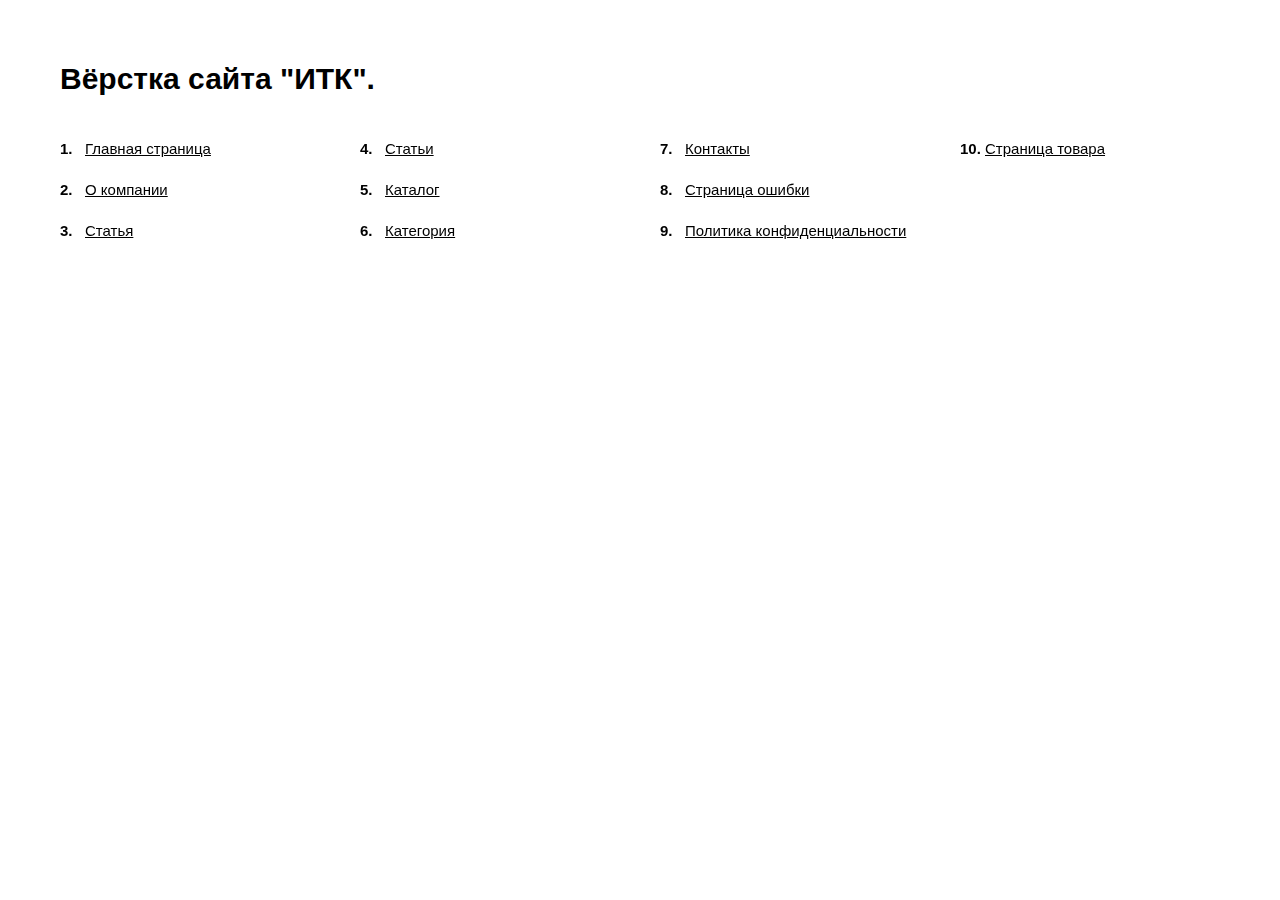
<file: demo_links.html>
<!DOCTYPE html>
<html lang="ru">
	<head>
		<meta http-equiv="Content-Type" content="text/html; charset=utf-8">

		<!-- Адаптирование страницы для мобильных устройств -->
		<meta name="viewport" content="width=device-width, initial-scale=1, maximum-scale=1">

		<!-- Запрет распознования номера телефона -->
		<meta name="format-detection" content="telephone=no">
		<meta name="SKYPE_TOOLBAR" content ="SKYPE_TOOLBAR_PARSER_COMPATIBLE">

		<style>
			*
			{
			    box-sizing: border-box;
			    margin: 0;
			    padding: 0;
			}

			*:before,
			*:after
			{
			    box-sizing: border-box;
			}


			.demo_links
			{
			    padding: 60px;
			}

			.demo_links .title
			{
			    font-family: Arial, 'Helvetica Neue', Helvetica, sans-serif;
			    font-size: 30px;
			    font-weight: 700;
			    line-height: 38px;

			    margin-bottom: 40px;
			}

			.demo_links ol
			{
			    font-family: Arial, 'Helvetica Neue', Helvetica, sans-serif;
			    font-size: 15px;
			    line-height: 21px;

			    counter-reset: li;

			    column-gap: 40px;
			    column-count: 4;
			}

			.demo_links ol li
			{
			    position: relative;

			    display: block;
			    overflow: hidden;

			    padding-left: 25px;

			    list-style-type: none;

			    transform: translateZ(0);

			    --webkit-column-break-inside: avoid;
			    page-break-inside: avoid;
			    break-inside: avoid;
			}

			.demo_links ol li + li
			{
			    margin-top: 20px;
			}

			.demo_links ol li:before
			{
			    color: var(--text_color);
			    font-weight: 700;

			    position: absolute;
			    top: 0;
			    left: 0;

			    content: counters(li, '.') '.';
			    counter-increment: li;
			}


			.demo_links li a
			{
			    color: #000;
			}

			.demo_links li a:hover
			{
			    text-decoration: none;
			}


			@media (max-width: 1279px)
			{
			    .demo_links ol
			    {
			        column-count: 3;
			    }
			}


			@media (max-width: 1023px)
			{
			    .demo_links
			    {
			        padding: 40px;
			    }

			    .demo_links .title
			    {
			        font-size: 28px;
			        line-height: 34px;

			        margin-bottom: 25px;
			    }

			    .demo_links ol
			    {
			        column-count: 2;
			    }
			}


			@media (max-width: 767px)
			{
			    .demo_links
			    {
			        padding: 30px;
			    }

			    .demo_links .title
			    {
			        font-size: 26px;
			        line-height: 32px;
			    }

			    .demo_links ol
			    {
			        column-gap: 40px;
			    }
			}


			@media (max-width: 479px)
			{
			    .demo_links
			    {
			        padding: 20px;
			    }

			    .demo_links .title
			    {
			        font-size: 22px;
			        line-height: 28px;

			        margin-bottom: 25px;
			    }

			    .demo_links ol
			    {
			        column-count: 1;
			    }

			    .demo_links ol li + li
			    {
			        margin-top: 15px;
			    }
			}

		</style>
	</head>

	<body>
		<div class="demo_links">
			<div class="title">Вёрстка сайта "ИТК".</div>

			<ol>
				<li><a href="./index.html" target="_blank">Главная страница</a></li>
				<li><a href="./about.html" target="_blank">О компании</a></li>
				<li><a href="./article.html" target="_blank">Статья</a></li>
				<li><a href="./articles.html" target="_blank">Статьи</a></li>
				<li><a href="./catalog.html" target="_blank">Каталог</a></li>
				<li><a href="./catalog_category.html" target="_blank">Категория</a></li>
				<li><a href="./contacts.html" target="_blank">Контакты</a></li>
				<li><a href="./error_page.html" target="_blank">Страница ошибки</a></li>
				<li><a href="./privacy_policy.html" target="_blank">Политика конфиденциальности</a></li>
				<li><a href="./product.html" target="_blank">Страница товара</a></li>
			</ol>
		</div>
	</body>
</html>
</file>
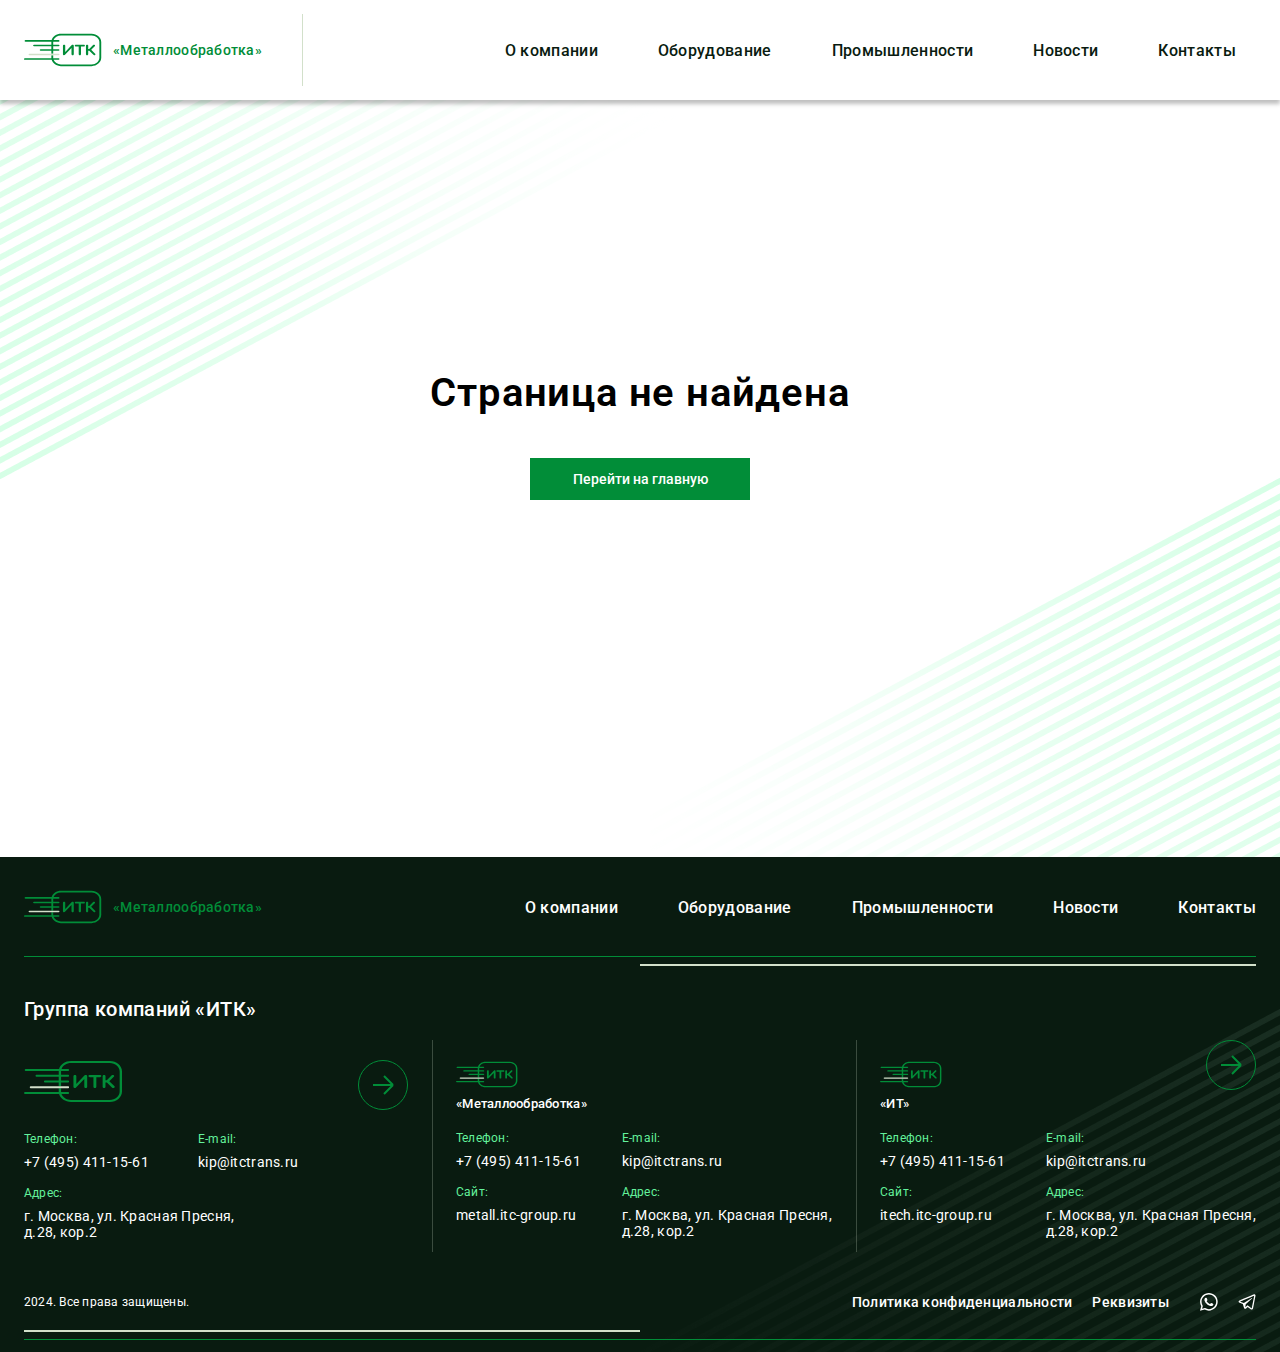
<file: error_page.html>
<!DOCTYPE html>
<html lang="ru">
	<head>
		<meta http-equiv="Content-Type" content="text/html; charset=utf-8">

		<!-- Adapting the page for mobile devices -->
		<meta name="viewport" content="width=device-width, initial-scale=1, maximum-scale=1">

		<!-- Prohibition of phone number recognition -->
		<meta name="format-detection" content="telephone=no">
		<meta name="SKYPE_TOOLBAR" content ="SKYPE_TOOLBAR_PARSER_COMPATIBLE">

		<!-- Page title -->
		<title>Заголовок страницы</title>

		<!-- Meta description -->
		<meta name="description" content="">

		<!-- Meta Keywords -->
		<meta name="keywords" content="">

		<!-- Changing the color of the mobile browser panel -->
		<meta name="msapplication-TileColor" content="#018D38">
		<meta name="theme-color" content="#018D38">

		<!-- Connecting fonts from Google -->
		<link rel="preconnect" href="https://fonts.googleapis.com">
		<link rel="preconnect" href="https://fonts.gstatic.com" crossorigin>
		<link href="https://fonts.googleapis.com/css2?family=Roboto:ital,wght@0,100;0,300;0,400;0,500;0,700;0,900;1,100;1,300;1,400;1,500;1,700;1,900&display=swap" rel="stylesheet">

		<!-- Connecting style files -->
		<link rel="stylesheet" href="css/swiper-bundle.min.css" async>
		<link rel="stylesheet" href="css/swiper.css" async>
		<link rel="stylesheet" href="css/fancybox.css" async>
		<link rel="stylesheet" href="css/styles.css" async>

		<link rel="stylesheet" href="css/response_1439.css" media="print, (max-width: 1439px)" async>
		<link rel="stylesheet" href="css/response_1279.css" media="print, (max-width: 1279px)" async>
		<link rel="stylesheet" href="css/response_1023.css" media="print, (max-width: 1023px)" async>
		<link rel="stylesheet" href="css/response_767.css" media="print, (max-width: 767px)" async>
	</head>

	<body>
		<div class="wrap">
			<div class="main">
				<header>
					<div class="cont row">
						<a href="/" class="logo">
							<img src="images/logo.svg" alt="">
							<span>«Металлообработка»</span>
						</a>

						<div class="sep"></div>

						<nav class="menu row">
							<div class="menu_item">
								<a href="/">О компании</a>
							</div>

							<div class="menu_item">
								<a href="/" class="sub_link">Оборудование</a>

								<div class="sub_menu tabs_container">
									<div class="mob_head">
										<div class="back">
											<button class="btn">
												<svg><use xlink:href="images/sprite.svg#ic_arrow_hor"></use></svg>
												<span>Оборудование</span>
											</button>
										</div>

										<button class="close_btn">
											<svg><use xlink:href="images/sprite.svg#ic_close"></use></svg>
										</button>
									</div>

									<div class="cont row">
										<div class="tabs vertical">
											<div><button data-content="#sub_menu1_tab1" data-level="level1" class="btn">Гидроабразивная резка</button></div>

											<div><button data-content="#sub_menu1_tab2" data-level="level1" class="btn">Гильотины</button></div>

											<div><button data-content="#sub_menu1_tab3" data-level="level1" class="btn">Гибочные</button></div>

											<div><button data-content="#sub_menu1_tab4" data-level="level1" class="btn">Отрезные</button></div>

											<div><button data-content="#sub_menu1_tab5" data-level="level1" class="btn">Сверлильные</button></div>

											<div><button data-content="#sub_menu1_tab6" data-level="level1" class="btn">Лазерная резка</button></div>

											<div><button data-content="#sub_menu1_tab7" data-level="level1" class="btn">Зубообработка</button></div>

											<div><button data-content="#sub_menu1_tab8" data-level="level1" class="btn">Эррозия</button></div>

											<div><button data-content="#sub_menu1_tab9" data-level="level1" class="btn">Шлифовальная группа</button></div>

											<div><button data-content="#sub_menu1_tab10" data-level="level1" class="btn">Расточные Станки</button></div>

											<div><button data-content="#sub_menu1_tab11" data-level="level1" class="btn">Автоматы продольного точения</button></div>

											<div><button data-content="#sub_menu1_tab12" data-level="level1" class="btn">Фрезерная группа</button></div>

											<div><button data-content="#sub_menu1_tab13" data-level="level1" class="btn">Токарно-фрезерная группа</button></div>

											<div><button data-content="#sub_menu1_tab14" data-level="level1" class="btn">Токарная группа</button></div>
										</div>

										<div class="tab_content level1" id="sub_menu1_tab1">
											<div class="levels">
												<div class="level level1">
													<div class="links show">
														<div class="mob_head">
															<div class="back">
																<button class="btn">
																	<svg><use xlink:href="images/sprite.svg#ic_arrow_hor"></use></svg>
																	<span>Фрезерная группа</span>
																</button>
															</div>

															<button class="close_btn">
																<svg><use xlink:href="images/sprite.svg#ic_close"></use></svg>
															</button>
														</div>

														<div><a href="/" class="next_level_link" data-links="level2_links1">
															<span>Универсальные фрезерные станки</span>

															<svg class="icon visible"><use xlink:href="images/sprite.svg#ic_arr_hor"></use></svg>
														</a></div>

														<div><a href="/" class="next_level_link" data-links="level2_links2">
															<span>Вертикальный</span>

															<svg class="icon visible"><use xlink:href="images/sprite.svg#ic_arr_hor"></use></svg>
														</a></div>

														<div><a href="/" class="next_level_link" data-links="level2_links3">
															<span>Горизонтальный</span>

															<svg class="icon visible"><use xlink:href="images/sprite.svg#ic_arr_hor"></use></svg>
														</a></div>

														<div><a href="/" class="next_level_link" data-links="level2_links4">
															<span>Для неметаллов</span>

															<svg class="icon visible"><use xlink:href="images/sprite.svg#ic_arr_hor"></use></svg>
														</a></div>
													</div>
												</div>


												<div class="level level2">
													<div class="links level2_links1">
														<div class="mob_head">
															<div class="back">
																<button class="btn">
																	<svg><use xlink:href="images/sprite.svg#ic_arrow_hor"></use></svg>
																	<span>Универсальные фрезерные станки</span>
																</button>
															</div>

															<button class="close_btn">
																<svg><use xlink:href="images/sprite.svg#ic_close"></use></svg>
															</button>
														</div>

														<div><a href="/" class="next_level_link" data-links="level3_links1">
															<span>3-х осевые</span>

															<svg class="icon visible"><use xlink:href="images/sprite.svg#ic_arr_hor"></use></svg>
														</a></div>

														<div><a href="/" class="next_level_link" data-links="level3_links2">
															<span>5-ти осевые</span>

															<svg class="icon visible"><use xlink:href="images/sprite.svg#ic_arr_hor"></use></svg>
														</a></div>
													</div>

													<div class="links level2_links2">
														<div class="mob_head">
															<div class="back">
																<button class="btn">
																	<svg><use xlink:href="images/sprite.svg#ic_arrow_hor"></use></svg>
																	<span>Вертикальный</span>
																</button>
															</div>

															<button class="close_btn">
																<svg><use xlink:href="images/sprite.svg#ic_close"></use></svg>
															</button>
														</div>

														<div><a href="/" class="next_level_link" data-links="level3_links1">
															<span>3-х осевые</span>

															<svg class="icon visible"><use xlink:href="images/sprite.svg#ic_arr_hor"></use></svg>
														</a></div>

														<div><a href="/" class="next_level_link" data-links="level3_links2">
															<span>5-ти осевые</span>

															<svg class="icon visible"><use xlink:href="images/sprite.svg#ic_arr_hor"></use></svg>
														</a></div>
													</div>

													<div class="links level2_links3">
														<div class="mob_head">
															<div class="back">
																<button class="btn">
																	<svg><use xlink:href="images/sprite.svg#ic_arrow_hor"></use></svg>
																	<span>Горизонтальный</span>
																</button>
															</div>

															<button class="close_btn">
																<svg><use xlink:href="images/sprite.svg#ic_close"></use></svg>
															</button>
														</div>


														<div><a href="/" class="next_level_link" data-links="level3_links1">
															<span>3-х осевые</span>

															<svg class="icon visible"><use xlink:href="images/sprite.svg#ic_arr_hor"></use></svg>
														</a></div>

														<div><a href="/" class="next_level_link" data-links="level3_links2">
															<span>5-ти осевые</span>

															<svg class="icon visible"><use xlink:href="images/sprite.svg#ic_arr_hor"></use></svg>
														</a></div>
													</div>

													<div class="links level2_links4">
														<div class="mob_head">
															<div class="back">
																<button class="btn">
																	<svg><use xlink:href="images/sprite.svg#ic_arrow_hor"></use></svg>
																	<span>Для неметаллов</span>
																</button>
															</div>

															<button class="close_btn">
																<svg><use xlink:href="images/sprite.svg#ic_close"></use></svg>
															</button>
														</div>

														<div><a href="/" class="next_level_link" data-links="level3_links1">
															<span>3-х осевые</span>

															<svg class="icon visible"><use xlink:href="images/sprite.svg#ic_arr_hor"></use></svg>
														</a></div>

														<div><a href="/" class="next_level_link" data-links="level3_links2">
															<span>5-ти осевые</span>

															<svg class="icon visible"><use xlink:href="images/sprite.svg#ic_arr_hor"></use></svg>
														</a></div>
													</div>
												</div>


												<div class="level level3">
													<div class="links level3_links1">
														<div class="mob_head">
															<div class="back">
																<button class="btn">
																	<svg><use xlink:href="images/sprite.svg#ic_arrow_hor"></use></svg>
																	<span>3-х осевые</span>
																</button>
															</div>

															<button class="close_btn">
																<svg><use xlink:href="images/sprite.svg#ic_close"></use></svg>
															</button>
														</div>

														<div><a href="/" class="next_level_link" data-links="level4_links1">
															<span>С поворотно-наклонным столом</span>

															<svg class="icon visible"><use xlink:href="images/sprite.svg#ic_arr_hor"></use></svg>
														</a></div>

														<div><a href="/" class="next_level_link" data-links="level4_links2">
															<span>С поворотно-наклонной фрезерной головкой</span>

															<svg class="icon visible"><use xlink:href="images/sprite.svg#ic_arr_hor"></use></svg>
														</a></div>
													</div>

													<div class="links level3_links2">
														<div class="mob_head">
															<div class="back">
																<button class="btn">
																	<svg><use xlink:href="images/sprite.svg#ic_arrow_hor"></use></svg>
																	<span>5-ти осевые</span>
																</button>
															</div>

															<button class="close_btn">
																<svg><use xlink:href="images/sprite.svg#ic_close"></use></svg>
															</button>
														</div>

														<div><a href="/" class="next_level_link" data-links="level4_links1">
															<span>С поворотно-наклонным столом</span>

															<svg class="icon visible"><use xlink:href="images/sprite.svg#ic_arr_hor"></use></svg>
														</a></div>

														<div><a href="/" class="next_level_link" data-links="level4_links2">
															<span>С поворотно-наклонной фрезерной головкой</span>

															<svg class="icon visible"><use xlink:href="images/sprite.svg#ic_arr_hor"></use></svg>
														</a></div>
													</div>
												</div>


												<div class="level level4">
													<div class="links level4_links1">
														<div class="mob_head">
															<div class="back">
																<button class="btn">
																	<svg><use xlink:href="images/sprite.svg#ic_arrow_hor"></use></svg>
																	<span>С поворотно-наклонным столом</span>
																</button>
															</div>

															<button class="close_btn">
																<svg><use xlink:href="images/sprite.svg#ic_close"></use></svg>
															</button>
														</div>

														<div><a href="/">
															<span>Обычный</span>
														</a></div>

														<div><a href="/">
															<span>Портального типа с подвижной колонной</span>
														</a></div>

														<div><a href="/">
															<span>Портального типа с подвижным столом</span>
														</a></div>
													</div>

													<div class="links level4_links2">
														<div class="mob_head">
															<div class="back">
																<button class="btn">
																	<svg><use xlink:href="images/sprite.svg#ic_arrow_hor"></use></svg>
																	<span>С поворотно-наклонной фрезерной головкой</span>
																</button>
															</div>

															<button class="close_btn">
																<svg><use xlink:href="images/sprite.svg#ic_close"></use></svg>
															</button>
														</div>

														<div><a href="/">
															<span>Обычный</span>
														</a></div>

														<div><a href="/">
															<span>Портального типа с подвижной колонной</span>
														</a></div>

														<div><a href="/">
															<span>Портального типа с подвижным столом</span>
														</a></div>
													</div>
												</div>
											</div>
										</div>
									</div>

									<button class="close_btn">
										<svg class="icon"><use xlink:href="images/sprite.svg#ic_close"></use></svg>
									</button>
								</div>
							</div>

							<div class="menu_item">
								<a href="/" class="sub_link">Промышленности</a>

								<div class="sub_menu tabs_container">
									<div class="mob_head">
										<div class="back">
											<button class="btn">
												<svg><use xlink:href="images/sprite.svg#ic_arrow_hor"></use></svg>
												<span>Промышленности</span>
											</button>
										</div>

										<button class="close_btn">
											<svg><use xlink:href="images/sprite.svg#ic_close"></use></svg>
										</button>
									</div>

									<div class="cont">
										<div class="tabs">
											<button data-content="#sub_menu2_tab1" data-level="level1" class="btn">Тяжелое машиностроение</button>

											<button data-content="#sub_menu2_tab2" data-level="level1" class="btn">Среднее машиностроение</button>

											<button data-content="#sub_menu2_tab3" data-level="level1" class="btn">Общее машиностроение</button>

											<button data-content="#sub_menu2_tab4" data-level="level1" class="btn">Точное машиностроение</button>
										</div>

										<div class="tab_content level1" id="sub_menu2_tab1">
											<div class="mob_head">
												<div class="back">
													<button class="btn">
														<svg><use xlink:href="images/sprite.svg#ic_arrow_hor"></use></svg>
														<span>Тяжелое машиностроение</span>
													</button>
												</div>

												<button class="close_btn">
													<svg><use xlink:href="images/sprite.svg#ic_close"></use></svg>
												</button>
											</div>

											<div class="links">
												<div><a href="/">
													<span>Автомобилестроение</span>
													<svg class="icon"><use xlink:href="images/sprite.svg#ic_arr_hor"></use></svg>
												</a></div>

												<div><a href="/">
													<span>Тракторостроение</span>
													<svg class="icon"><use xlink:href="images/sprite.svg#ic_arr_hor"></use></svg>
												</a></div>

												<div><a href="/">
													<span>Станкостроение</span>
													<svg class="icon"><use xlink:href="images/sprite.svg#ic_arr_hor"></use></svg>
												</a></div>
											</div>
										</div>

										<div class="tab_content level1" id="sub_menu2_tab2">
											<div class="mob_head">
												<div class="back">
													<button class="btn">
														<svg><use xlink:href="images/sprite.svg#ic_arrow_hor"></use></svg>
														<span>Среднее машиностроение</span>
													</button>
												</div>

												<button class="close_btn">
													<svg><use xlink:href="images/sprite.svg#ic_close"></use></svg>
												</button>
											</div>

											<div class="links">
												<div><a href="/">
													<span>Автомобилестроение</span>
													<svg class="icon"><use xlink:href="images/sprite.svg#ic_arr_hor"></use></svg>
												</a></div>

												<div><a href="/">
													<span>Тракторостроение</span>
													<svg class="icon"><use xlink:href="images/sprite.svg#ic_arr_hor"></use></svg>
												</a></div>

												<div><a href="/">
													<span>Станкостроение</span>
													<svg class="icon"><use xlink:href="images/sprite.svg#ic_arr_hor"></use></svg>
												</a></div>
											</div>
										</div>

										<div class="tab_content level1" id="sub_menu2_tab3">
											<div class="mob_head">
												<div class="back">
													<button class="btn">
														<svg><use xlink:href="images/sprite.svg#ic_arrow_hor"></use></svg>
														<span>Общее машиностроение</span>
													</button>
												</div>

												<button class="close_btn">
													<svg><use xlink:href="images/sprite.svg#ic_close"></use></svg>
												</button>
											</div>

											<div class="links">
												<div><a href="/">
													<span>Автомобилестроение</span>
													<svg class="icon"><use xlink:href="images/sprite.svg#ic_arr_hor"></use></svg>
												</a></div>

												<div><a href="/">
													<span>Тракторостроение</span>
													<svg class="icon"><use xlink:href="images/sprite.svg#ic_arr_hor"></use></svg>
												</a></div>

												<div><a href="/">
													<span>Станкостроение</span>
													<svg class="icon"><use xlink:href="images/sprite.svg#ic_arr_hor"></use></svg>
												</a></div>
											</div>
										</div>

										<div class="tab_content level1" id="sub_menu2_tab4">
											<div class="mob_head">
												<div class="back">
													<button class="btn">
														<svg><use xlink:href="images/sprite.svg#ic_arrow_hor"></use></svg>
														<span>Точное машиностроение</span>
													</button>
												</div>

												<button class="close_btn">
													<svg><use xlink:href="images/sprite.svg#ic_close"></use></svg>
												</button>
											</div>

											<div class="links">
												<div><a href="/">
													<span>Автомобилестроение</span>
													<svg class="icon"><use xlink:href="images/sprite.svg#ic_arr_hor"></use></svg>
												</a></div>

												<div><a href="/">
													<span>Тракторостроение</span>
													<svg class="icon"><use xlink:href="images/sprite.svg#ic_arr_hor"></use></svg>
												</a></div>

												<div><a href="/">
													<span>Станкостроение</span>
													<svg class="icon"><use xlink:href="images/sprite.svg#ic_arr_hor"></use></svg>
												</a></div>
											</div>
										</div>
									</div>

									<button class="close_btn">
										<svg class="icon"><use xlink:href="images/sprite.svg#ic_close"></use></svg>
									</button>
								</div>
							</div>

							<div class="menu_item">
								<a href="/">Новости</a>
							</div>

							<div class="menu_item">
								<a href="/">Контакты</a>
							</div>
						</nav>

						<button class="mob_menu_btn">
							<span>Меню</span>
							<svg class="icon"><use xlink:href="images/sprite.svg#ic_menu"></use></svg>
							<svg class="icon"><use xlink:href="images/sprite.svg#ic_close"></use></svg>
						</button>
					</div>
				</header>


				<section class="bg_lines twice">
					<section class="error_info">
						<div class="cont">
							<div class="title">Страница не найдена</div>

							<div class="link">
								<a href="/">Перейти на главную</a>
							</div>
						</div>
					</section>
				</section>
			</div>


			<footer>
				<div class="cont row">
					<div class="top">
						<div class="logo">
							<img src="images/logo.svg" alt="">
							<span>«Металлообработка»</span>
						</div>

						<div class="menu">
							<div class="menu_item">
								<a href="/">О компании</a>
							</div>

							<div class="menu_item">
								<a href="/">Оборудование</a>
							</div>

							<div class="menu_item">
								<a href="/">Промышленности</a>
							</div>

							<div class="menu_item">
								<a href="/">Новости</a>
							</div>

							<div class="menu_item">
								<a href="/">Контакты</a>
							</div>
						</div>
					</div>


					<div class="company">Группа компаний «ИТК»</div>

					<div class="department general">
						<div class="logo">
							<img src="images/logo.svg" alt="">
						</div>

						<a href="/" class="link">
							<svg class="icon"><use xlink:href="images/sprite.svg#ic_arrow_hor"></use></svg>
						</a>

						<div class="contacts">
							<div class="phone">
								<div class="label">Телефон:</div>

								<div><a href="tel:+74954111561">+7 (495) 411-15-61</a></div>
							</div>

							<div class="phone">
								<div class="label">E-mail:</div>

								<div><a href="mailto:kip@itctrans.ru">kip@itctrans.ru</a></div>
							</div>

							<div class="location">
								<div class="label">Адрес:</div>

								<div>г. Москва, ул. Красная Пресня,<br> д.28, кор.2</div>
							</div>
						</div>
					</div>

					<div class="department">
						<div class="logo">
							<img src="images/logo.svg" alt="">
						</div>

						<div class="name">«Металлообработка»</div>

						<div class="contacts">
							<div class="phone">
								<div class="label">Телефон:</div>

								<div><a href="tel:+74954111561">+7 (495) 411-15-61</a></div>
							</div>

							<div class="phone">
								<div class="label">E-mail:</div>

								<div><a href="mailto:kip@itctrans.ru">kip@itctrans.ru</a></div>
							</div>

							<div class="site">
								<div class="label">Сайт:</div>

								<div><a href="https://metall.itc-group.ru" target="_blank" rel="noopener">metall.itc-group.ru</a></div>
							</div>

							<div class="location">
								<div class="label">Адрес:</div>

								<div>г. Москва, ул. Красная Пресня,<br> д.28, кор.2</div>
							</div>
						</div>
					</div>

					<div class="department">
						<div class="logo">
							<img src="images/logo.svg" alt="">
						</div>

						<div class="name">«ИТ»</div>

						<a href="/" class="link">
							<svg class="icon"><use xlink:href="images/sprite.svg#ic_arrow_hor"></use></svg>
						</a>

						<div class="contacts">
							<div class="phone">
								<div class="label">Телефон:</div>

								<div><a href="tel:+74954111561">+7 (495) 411-15-61</a></div>
							</div>

							<div class="phone">
								<div class="label">E-mail:</div>

								<div><a href="mailto:kip@itctrans.ru">kip@itctrans.ru</a></div>
							</div>

							<div class="site">
								<div class="label">Сайт:</div>

								<div><a href="https://itech.itc-group.ru" target="_blank" rel="noopener">itech.itc-group.ru</a></div>
							</div>

							<div class="location">
								<div class="label">Адрес:</div>

								<div>г. Москва, ул. Красная Пресня,<br> д.28, кор.2</div>
							</div>
						</div>
					</div>

					<div class="bottom">
						<div class="copyright">2024. Все права защищены.</div>

						<div class="links">
							<div><a href="/">Политика конфиденциальности</a></div>

							<div><a href="/">Реквизиты</a></div>
						</div>

						<div class="socials">
							<a href="/" target="_blank" rel="noopener nofollow">
								<svg class="icon"><use xlink:href="images/sprite.svg#ic_whatsapp"></use></svg>
							</a>

							<a href="/" target="_blank" rel="noopener nofollow">
								<svg class="icon"><use xlink:href="images/sprite.svg#ic_telegram"></use></svg>
							</a>
						</div>
					</div>
				</div>
			</footer>


			<div class="overlay"></div>
		</div>


		<!-- Connecting javascript files -->
		<script src="js/jquery-3.6.3.min.js"></script>
		<script src="js/functions.js"></script>
		<script src="js/swiper-bundle.min.js"></script>
		<script src="js/fancybox.js"></script>
		<script src="js/imask.js"></script>
		<script src="js/scripts.js"></script>
	</body>
</html>
</file>
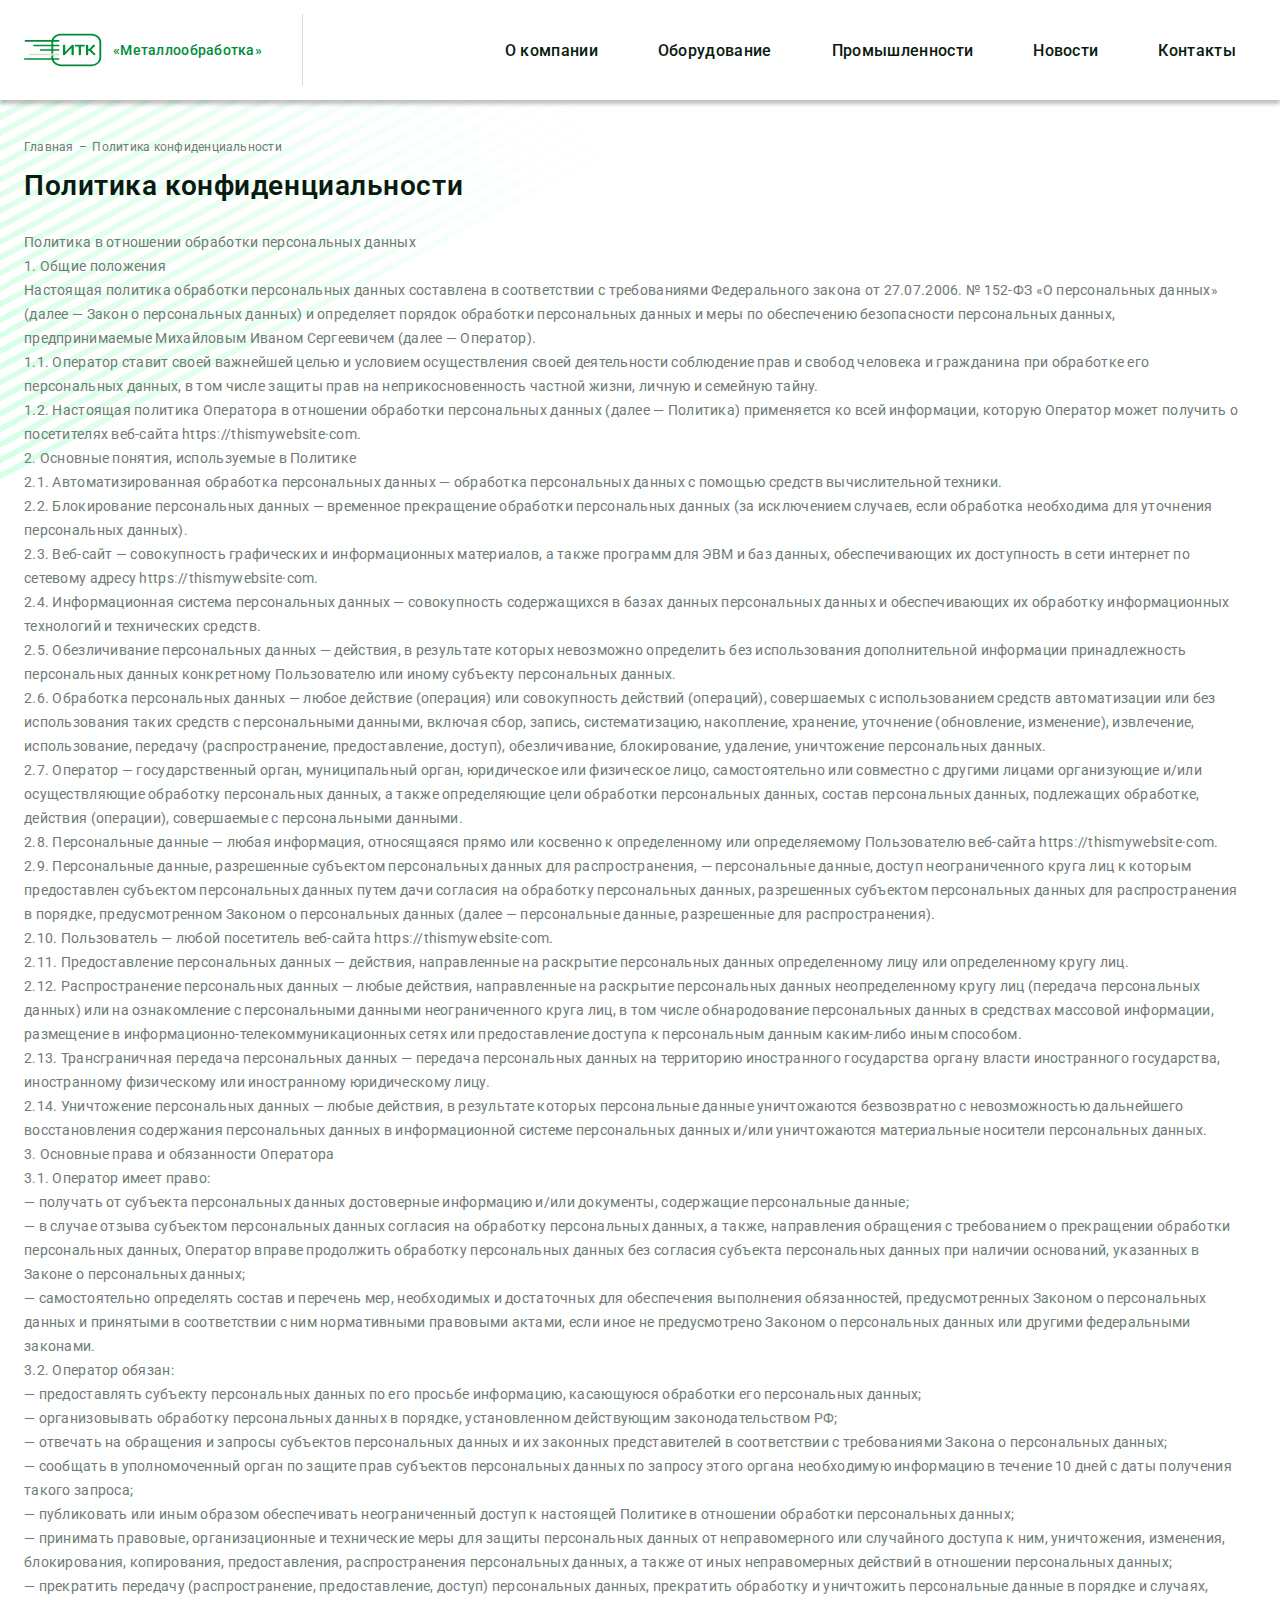
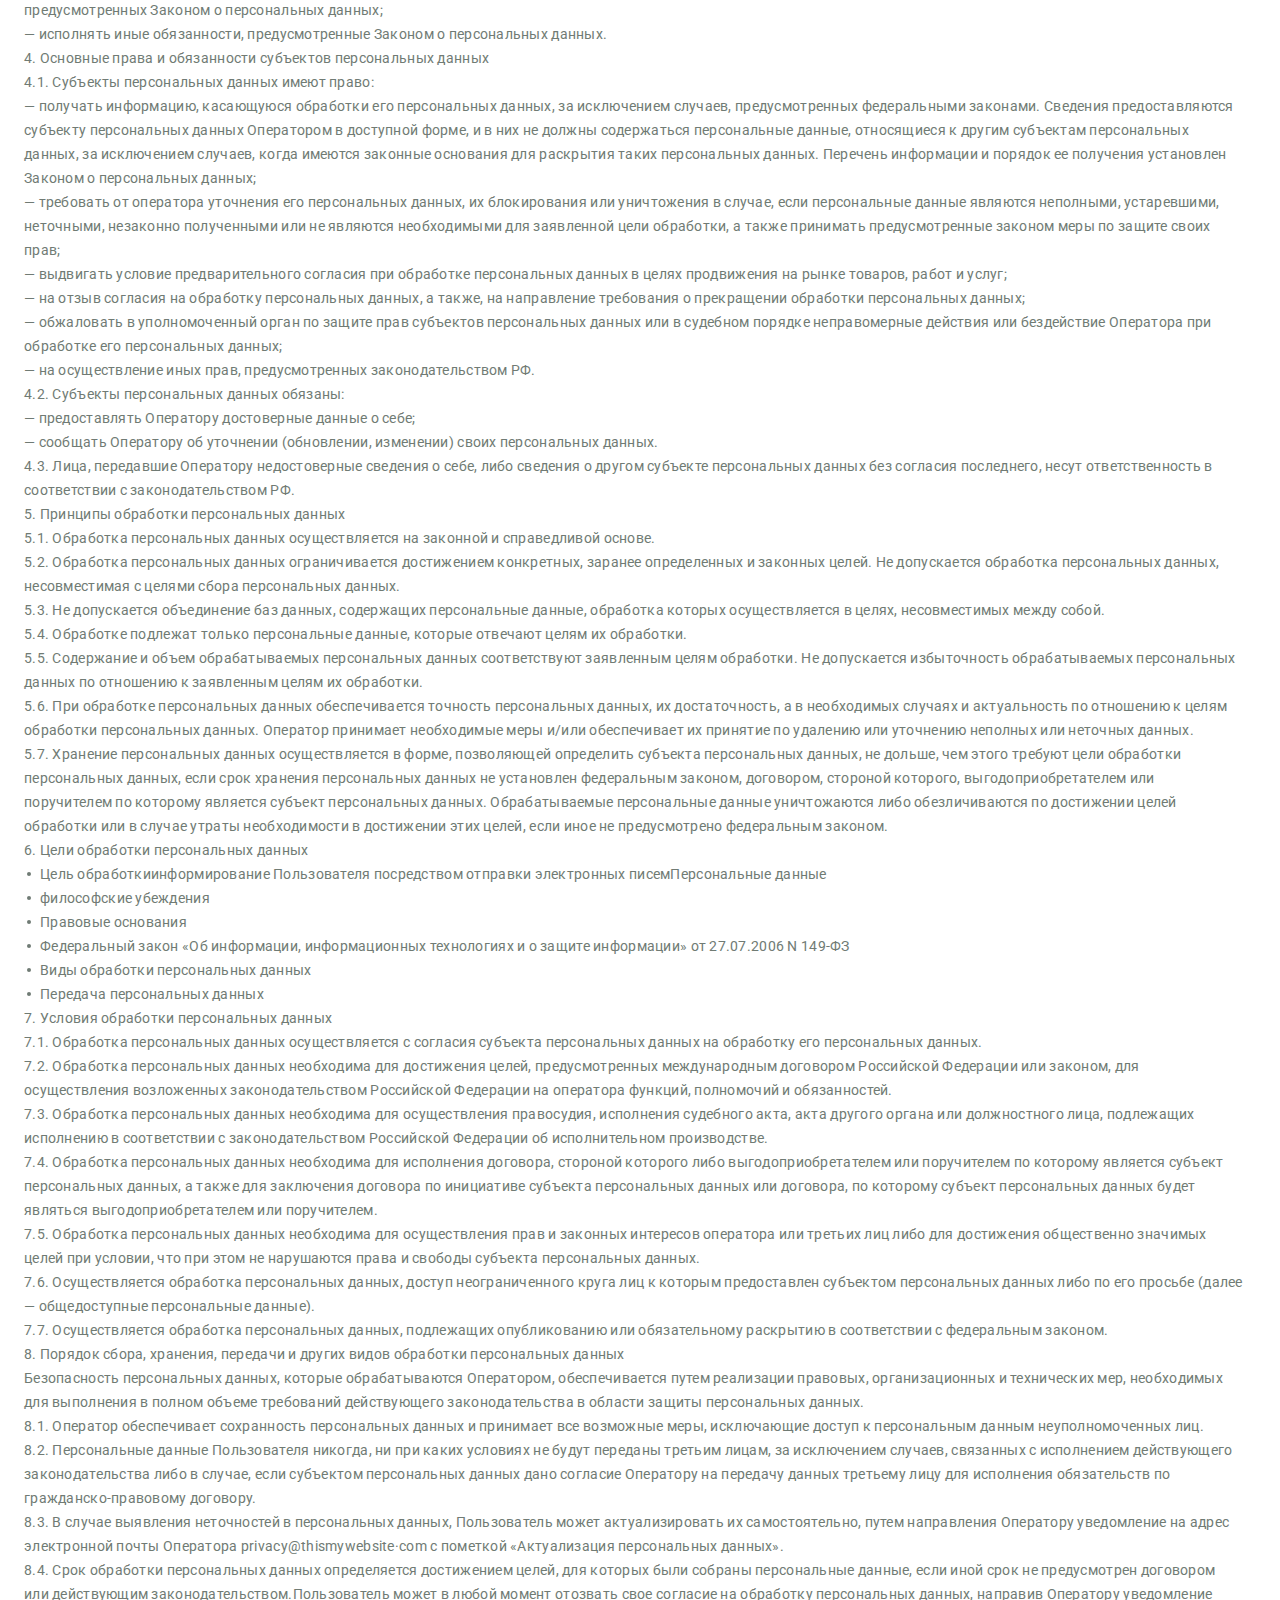
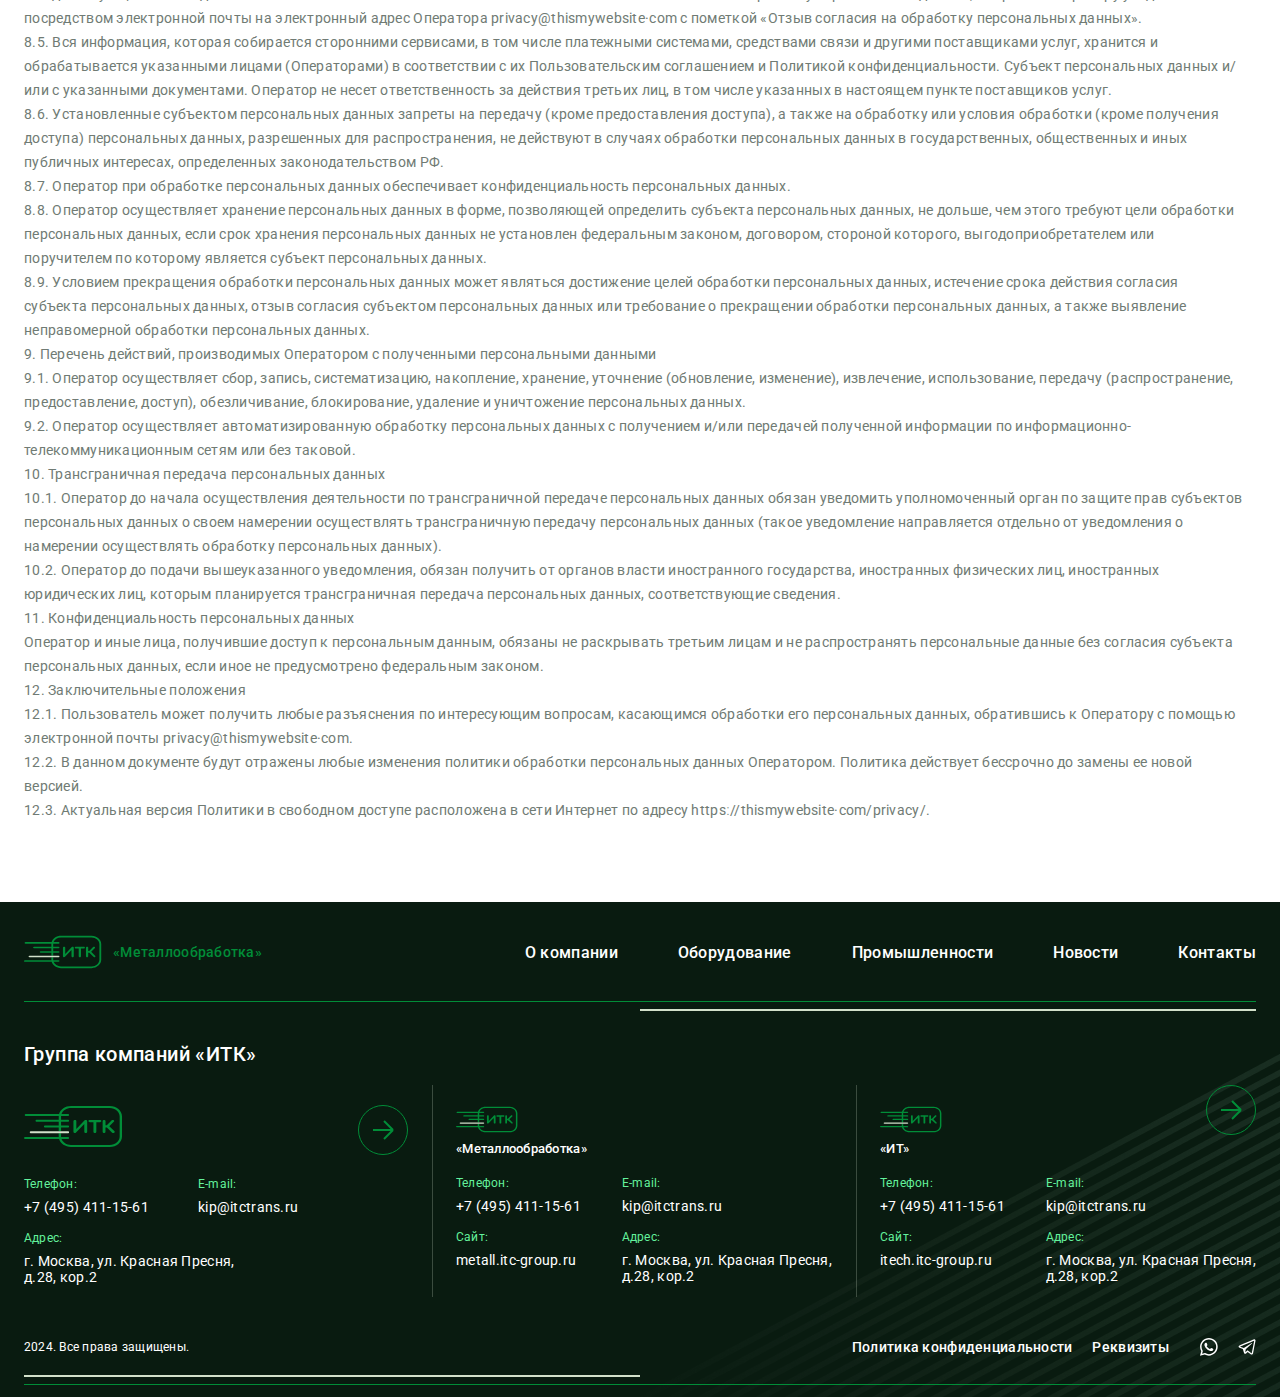
<file: privacy_policy.html>
<!DOCTYPE html>
<html lang="ru">
	<head>
		<meta http-equiv="Content-Type" content="text/html; charset=utf-8">

		<!-- Adapting the page for mobile devices -->
		<meta name="viewport" content="width=device-width, initial-scale=1, maximum-scale=1">

		<!-- Prohibition of phone number recognition -->
		<meta name="format-detection" content="telephone=no">
		<meta name="SKYPE_TOOLBAR" content ="SKYPE_TOOLBAR_PARSER_COMPATIBLE">

		<!-- Page title -->
		<title>Заголовок страницы</title>

		<!-- Meta description -->
		<meta name="description" content="">

		<!-- Meta Keywords -->
		<meta name="keywords" content="">

		<!-- Changing the color of the mobile browser panel -->
		<meta name="msapplication-TileColor" content="#018D38">
		<meta name="theme-color" content="#018D38">

		<!-- Connecting fonts from Google -->
		<link rel="preconnect" href="https://fonts.googleapis.com">
		<link rel="preconnect" href="https://fonts.gstatic.com" crossorigin>
		<link href="https://fonts.googleapis.com/css2?family=Roboto:ital,wght@0,100;0,300;0,400;0,500;0,700;0,900;1,100;1,300;1,400;1,500;1,700;1,900&display=swap" rel="stylesheet">

		<!-- Connecting style files -->
		<link rel="stylesheet" href="css/swiper-bundle.min.css" async>
		<link rel="stylesheet" href="css/swiper.css" async>
		<link rel="stylesheet" href="css/fancybox.css" async>
		<link rel="stylesheet" href="css/styles.css" async>

		<link rel="stylesheet" href="css/response_1439.css" media="print, (max-width: 1439px)" async>
		<link rel="stylesheet" href="css/response_1279.css" media="print, (max-width: 1279px)" async>
		<link rel="stylesheet" href="css/response_1023.css" media="print, (max-width: 1023px)" async>
		<link rel="stylesheet" href="css/response_767.css" media="print, (max-width: 767px)" async>
	</head>

	<body>
		<div class="wrap">
			<div class="main">
				<header>
					<div class="cont row">
						<a href="/" class="logo">
							<img src="images/logo.svg" alt="">
							<span>«Металлообработка»</span>
						</a>

						<div class="sep"></div>

						<nav class="menu row">
							<div class="menu_item">
								<a href="/">О компании</a>
							</div>

							<div class="menu_item">
								<a href="/" class="sub_link">Оборудование</a>

								<div class="sub_menu tabs_container">
									<div class="mob_head">
										<div class="back">
											<button class="btn">
												<svg><use xlink:href="images/sprite.svg#ic_arrow_hor"></use></svg>
												<span>Оборудование</span>
											</button>
										</div>

										<button class="close_btn">
											<svg><use xlink:href="images/sprite.svg#ic_close"></use></svg>
										</button>
									</div>

									<div class="cont row">
										<div class="tabs vertical">
											<div><button data-content="#sub_menu1_tab1" data-level="level1" class="btn">Гидроабразивная резка</button></div>

											<div><button data-content="#sub_menu1_tab2" data-level="level1" class="btn">Гильотины</button></div>

											<div><button data-content="#sub_menu1_tab3" data-level="level1" class="btn">Гибочные</button></div>

											<div><button data-content="#sub_menu1_tab4" data-level="level1" class="btn">Отрезные</button></div>

											<div><button data-content="#sub_menu1_tab5" data-level="level1" class="btn">Сверлильные</button></div>

											<div><button data-content="#sub_menu1_tab6" data-level="level1" class="btn">Лазерная резка</button></div>

											<div><button data-content="#sub_menu1_tab7" data-level="level1" class="btn">Зубообработка</button></div>

											<div><button data-content="#sub_menu1_tab8" data-level="level1" class="btn">Эррозия</button></div>

											<div><button data-content="#sub_menu1_tab9" data-level="level1" class="btn">Шлифовальная группа</button></div>

											<div><button data-content="#sub_menu1_tab10" data-level="level1" class="btn">Расточные Станки</button></div>

											<div><button data-content="#sub_menu1_tab11" data-level="level1" class="btn">Автоматы продольного точения</button></div>

											<div><button data-content="#sub_menu1_tab12" data-level="level1" class="btn">Фрезерная группа</button></div>

											<div><button data-content="#sub_menu1_tab13" data-level="level1" class="btn">Токарно-фрезерная группа</button></div>

											<div><button data-content="#sub_menu1_tab14" data-level="level1" class="btn">Токарная группа</button></div>
										</div>

										<div class="tab_content level1" id="sub_menu1_tab1">
											<div class="levels">
												<div class="level level1">
													<div class="links show">
														<div class="mob_head">
															<div class="back">
																<button class="btn">
																	<svg><use xlink:href="images/sprite.svg#ic_arrow_hor"></use></svg>
																	<span>Фрезерная группа</span>
																</button>
															</div>

															<button class="close_btn">
																<svg><use xlink:href="images/sprite.svg#ic_close"></use></svg>
															</button>
														</div>

														<div><a href="/" class="next_level_link" data-links="level2_links1">
															<span>Универсальные фрезерные станки</span>

															<svg class="icon visible"><use xlink:href="images/sprite.svg#ic_arr_hor"></use></svg>
														</a></div>

														<div><a href="/" class="next_level_link" data-links="level2_links2">
															<span>Вертикальный</span>

															<svg class="icon visible"><use xlink:href="images/sprite.svg#ic_arr_hor"></use></svg>
														</a></div>

														<div><a href="/" class="next_level_link" data-links="level2_links3">
															<span>Горизонтальный</span>

															<svg class="icon visible"><use xlink:href="images/sprite.svg#ic_arr_hor"></use></svg>
														</a></div>

														<div><a href="/" class="next_level_link" data-links="level2_links4">
															<span>Для неметаллов</span>

															<svg class="icon visible"><use xlink:href="images/sprite.svg#ic_arr_hor"></use></svg>
														</a></div>
													</div>
												</div>


												<div class="level level2">
													<div class="links level2_links1">
														<div class="mob_head">
															<div class="back">
																<button class="btn">
																	<svg><use xlink:href="images/sprite.svg#ic_arrow_hor"></use></svg>
																	<span>Универсальные фрезерные станки</span>
																</button>
															</div>

															<button class="close_btn">
																<svg><use xlink:href="images/sprite.svg#ic_close"></use></svg>
															</button>
														</div>

														<div><a href="/" class="next_level_link" data-links="level3_links1">
															<span>3-х осевые</span>

															<svg class="icon visible"><use xlink:href="images/sprite.svg#ic_arr_hor"></use></svg>
														</a></div>

														<div><a href="/" class="next_level_link" data-links="level3_links2">
															<span>5-ти осевые</span>

															<svg class="icon visible"><use xlink:href="images/sprite.svg#ic_arr_hor"></use></svg>
														</a></div>
													</div>

													<div class="links level2_links2">
														<div class="mob_head">
															<div class="back">
																<button class="btn">
																	<svg><use xlink:href="images/sprite.svg#ic_arrow_hor"></use></svg>
																	<span>Вертикальный</span>
																</button>
															</div>

															<button class="close_btn">
																<svg><use xlink:href="images/sprite.svg#ic_close"></use></svg>
															</button>
														</div>

														<div><a href="/" class="next_level_link" data-links="level3_links1">
															<span>3-х осевые</span>

															<svg class="icon visible"><use xlink:href="images/sprite.svg#ic_arr_hor"></use></svg>
														</a></div>

														<div><a href="/" class="next_level_link" data-links="level3_links2">
															<span>5-ти осевые</span>

															<svg class="icon visible"><use xlink:href="images/sprite.svg#ic_arr_hor"></use></svg>
														</a></div>
													</div>

													<div class="links level2_links3">
														<div class="mob_head">
															<div class="back">
																<button class="btn">
																	<svg><use xlink:href="images/sprite.svg#ic_arrow_hor"></use></svg>
																	<span>Горизонтальный</span>
																</button>
															</div>

															<button class="close_btn">
																<svg><use xlink:href="images/sprite.svg#ic_close"></use></svg>
															</button>
														</div>


														<div><a href="/" class="next_level_link" data-links="level3_links1">
															<span>3-х осевые</span>

															<svg class="icon visible"><use xlink:href="images/sprite.svg#ic_arr_hor"></use></svg>
														</a></div>

														<div><a href="/" class="next_level_link" data-links="level3_links2">
															<span>5-ти осевые</span>

															<svg class="icon visible"><use xlink:href="images/sprite.svg#ic_arr_hor"></use></svg>
														</a></div>
													</div>

													<div class="links level2_links4">
														<div class="mob_head">
															<div class="back">
																<button class="btn">
																	<svg><use xlink:href="images/sprite.svg#ic_arrow_hor"></use></svg>
																	<span>Для неметаллов</span>
																</button>
															</div>

															<button class="close_btn">
																<svg><use xlink:href="images/sprite.svg#ic_close"></use></svg>
															</button>
														</div>

														<div><a href="/" class="next_level_link" data-links="level3_links1">
															<span>3-х осевые</span>

															<svg class="icon visible"><use xlink:href="images/sprite.svg#ic_arr_hor"></use></svg>
														</a></div>

														<div><a href="/" class="next_level_link" data-links="level3_links2">
															<span>5-ти осевые</span>

															<svg class="icon visible"><use xlink:href="images/sprite.svg#ic_arr_hor"></use></svg>
														</a></div>
													</div>
												</div>


												<div class="level level3">
													<div class="links level3_links1">
														<div class="mob_head">
															<div class="back">
																<button class="btn">
																	<svg><use xlink:href="images/sprite.svg#ic_arrow_hor"></use></svg>
																	<span>3-х осевые</span>
																</button>
															</div>

															<button class="close_btn">
																<svg><use xlink:href="images/sprite.svg#ic_close"></use></svg>
															</button>
														</div>

														<div><a href="/" class="next_level_link" data-links="level4_links1">
															<span>С поворотно-наклонным столом</span>

															<svg class="icon visible"><use xlink:href="images/sprite.svg#ic_arr_hor"></use></svg>
														</a></div>

														<div><a href="/" class="next_level_link" data-links="level4_links2">
															<span>С поворотно-наклонной фрезерной головкой</span>

															<svg class="icon visible"><use xlink:href="images/sprite.svg#ic_arr_hor"></use></svg>
														</a></div>
													</div>

													<div class="links level3_links2">
														<div class="mob_head">
															<div class="back">
																<button class="btn">
																	<svg><use xlink:href="images/sprite.svg#ic_arrow_hor"></use></svg>
																	<span>5-ти осевые</span>
																</button>
															</div>

															<button class="close_btn">
																<svg><use xlink:href="images/sprite.svg#ic_close"></use></svg>
															</button>
														</div>

														<div><a href="/" class="next_level_link" data-links="level4_links1">
															<span>С поворотно-наклонным столом</span>

															<svg class="icon visible"><use xlink:href="images/sprite.svg#ic_arr_hor"></use></svg>
														</a></div>

														<div><a href="/" class="next_level_link" data-links="level4_links2">
															<span>С поворотно-наклонной фрезерной головкой</span>

															<svg class="icon visible"><use xlink:href="images/sprite.svg#ic_arr_hor"></use></svg>
														</a></div>
													</div>
												</div>


												<div class="level level4">
													<div class="links level4_links1">
														<div class="mob_head">
															<div class="back">
																<button class="btn">
																	<svg><use xlink:href="images/sprite.svg#ic_arrow_hor"></use></svg>
																	<span>С поворотно-наклонным столом</span>
																</button>
															</div>

															<button class="close_btn">
																<svg><use xlink:href="images/sprite.svg#ic_close"></use></svg>
															</button>
														</div>

														<div><a href="/">
															<span>Обычный</span>
														</a></div>

														<div><a href="/">
															<span>Портального типа с подвижной колонной</span>
														</a></div>

														<div><a href="/">
															<span>Портального типа с подвижным столом</span>
														</a></div>
													</div>

													<div class="links level4_links2">
														<div class="mob_head">
															<div class="back">
																<button class="btn">
																	<svg><use xlink:href="images/sprite.svg#ic_arrow_hor"></use></svg>
																	<span>С поворотно-наклонной фрезерной головкой</span>
																</button>
															</div>

															<button class="close_btn">
																<svg><use xlink:href="images/sprite.svg#ic_close"></use></svg>
															</button>
														</div>

														<div><a href="/">
															<span>Обычный</span>
														</a></div>

														<div><a href="/">
															<span>Портального типа с подвижной колонной</span>
														</a></div>

														<div><a href="/">
															<span>Портального типа с подвижным столом</span>
														</a></div>
													</div>
												</div>
											</div>
										</div>
									</div>

									<button class="close_btn">
										<svg class="icon"><use xlink:href="images/sprite.svg#ic_close"></use></svg>
									</button>
								</div>
							</div>

							<div class="menu_item">
								<a href="/" class="sub_link">Промышленности</a>

								<div class="sub_menu tabs_container">
									<div class="mob_head">
										<div class="back">
											<button class="btn">
												<svg><use xlink:href="images/sprite.svg#ic_arrow_hor"></use></svg>
												<span>Промышленности</span>
											</button>
										</div>

										<button class="close_btn">
											<svg><use xlink:href="images/sprite.svg#ic_close"></use></svg>
										</button>
									</div>

									<div class="cont">
										<div class="tabs">
											<button data-content="#sub_menu2_tab1" data-level="level1" class="btn">Тяжелое машиностроение</button>

											<button data-content="#sub_menu2_tab2" data-level="level1" class="btn">Среднее машиностроение</button>

											<button data-content="#sub_menu2_tab3" data-level="level1" class="btn">Общее машиностроение</button>

											<button data-content="#sub_menu2_tab4" data-level="level1" class="btn">Точное машиностроение</button>
										</div>

										<div class="tab_content level1" id="sub_menu2_tab1">
											<div class="mob_head">
												<div class="back">
													<button class="btn">
														<svg><use xlink:href="images/sprite.svg#ic_arrow_hor"></use></svg>
														<span>Тяжелое машиностроение</span>
													</button>
												</div>

												<button class="close_btn">
													<svg><use xlink:href="images/sprite.svg#ic_close"></use></svg>
												</button>
											</div>

											<div class="links">
												<div><a href="/">
													<span>Автомобилестроение</span>
													<svg class="icon"><use xlink:href="images/sprite.svg#ic_arr_hor"></use></svg>
												</a></div>

												<div><a href="/">
													<span>Тракторостроение</span>
													<svg class="icon"><use xlink:href="images/sprite.svg#ic_arr_hor"></use></svg>
												</a></div>

												<div><a href="/">
													<span>Станкостроение</span>
													<svg class="icon"><use xlink:href="images/sprite.svg#ic_arr_hor"></use></svg>
												</a></div>
											</div>
										</div>

										<div class="tab_content level1" id="sub_menu2_tab2">
											<div class="mob_head">
												<div class="back">
													<button class="btn">
														<svg><use xlink:href="images/sprite.svg#ic_arrow_hor"></use></svg>
														<span>Среднее машиностроение</span>
													</button>
												</div>

												<button class="close_btn">
													<svg><use xlink:href="images/sprite.svg#ic_close"></use></svg>
												</button>
											</div>

											<div class="links">
												<div><a href="/">
													<span>Автомобилестроение</span>
													<svg class="icon"><use xlink:href="images/sprite.svg#ic_arr_hor"></use></svg>
												</a></div>

												<div><a href="/">
													<span>Тракторостроение</span>
													<svg class="icon"><use xlink:href="images/sprite.svg#ic_arr_hor"></use></svg>
												</a></div>

												<div><a href="/">
													<span>Станкостроение</span>
													<svg class="icon"><use xlink:href="images/sprite.svg#ic_arr_hor"></use></svg>
												</a></div>
											</div>
										</div>

										<div class="tab_content level1" id="sub_menu2_tab3">
											<div class="mob_head">
												<div class="back">
													<button class="btn">
														<svg><use xlink:href="images/sprite.svg#ic_arrow_hor"></use></svg>
														<span>Общее машиностроение</span>
													</button>
												</div>

												<button class="close_btn">
													<svg><use xlink:href="images/sprite.svg#ic_close"></use></svg>
												</button>
											</div>

											<div class="links">
												<div><a href="/">
													<span>Автомобилестроение</span>
													<svg class="icon"><use xlink:href="images/sprite.svg#ic_arr_hor"></use></svg>
												</a></div>

												<div><a href="/">
													<span>Тракторостроение</span>
													<svg class="icon"><use xlink:href="images/sprite.svg#ic_arr_hor"></use></svg>
												</a></div>

												<div><a href="/">
													<span>Станкостроение</span>
													<svg class="icon"><use xlink:href="images/sprite.svg#ic_arr_hor"></use></svg>
												</a></div>
											</div>
										</div>

										<div class="tab_content level1" id="sub_menu2_tab4">
											<div class="mob_head">
												<div class="back">
													<button class="btn">
														<svg><use xlink:href="images/sprite.svg#ic_arrow_hor"></use></svg>
														<span>Точное машиностроение</span>
													</button>
												</div>

												<button class="close_btn">
													<svg><use xlink:href="images/sprite.svg#ic_close"></use></svg>
												</button>
											</div>

											<div class="links">
												<div><a href="/">
													<span>Автомобилестроение</span>
													<svg class="icon"><use xlink:href="images/sprite.svg#ic_arr_hor"></use></svg>
												</a></div>

												<div><a href="/">
													<span>Тракторостроение</span>
													<svg class="icon"><use xlink:href="images/sprite.svg#ic_arr_hor"></use></svg>
												</a></div>

												<div><a href="/">
													<span>Станкостроение</span>
													<svg class="icon"><use xlink:href="images/sprite.svg#ic_arr_hor"></use></svg>
												</a></div>
											</div>
										</div>
									</div>

									<button class="close_btn">
										<svg class="icon"><use xlink:href="images/sprite.svg#ic_close"></use></svg>
									</button>
								</div>
							</div>

							<div class="menu_item">
								<a href="/">Новости</a>
							</div>

							<div class="menu_item">
								<a href="/">Контакты</a>
							</div>
						</nav>

						<button class="mob_menu_btn">
							<span>Меню</span>
							<svg class="icon"><use xlink:href="images/sprite.svg#ic_menu"></use></svg>
							<svg class="icon"><use xlink:href="images/sprite.svg#ic_close"></use></svg>
						</button>
					</div>
				</header>


				<section class="bg_lines">
					<section class="page_head">
						<div class="cont">
							<div class="breadcrumbs">
								<a href="/">Главная</a>

								<span class="sep">–</span>

								<span class="current">Политика конфиденциальности</span>
							</div>

							<h1 class="page_title">Политика конфиденциальности</h1>
						</div>
					</section>


					<section class="privacy_policy block">
						<div class="cont">
							<div class="text_block no_m">
								<p>Политика в отношении обработки персональных данных</p>

								<p>1. Общие положения</p>

								<p>Настоящая политика обработки персональных данных составлена в соответствии с требованиями Федерального закона от 27.07.2006. № 152-ФЗ «О персональных данных» (далее — Закон о персональных данных) и определяет порядок обработки персональных данных и меры по обеспечению безопасности персональных данных, предпринимаемые Михайловым Иваном Сергеевичем (далее — Оператор).</p>

								<p>1.1. Оператор ставит своей важнейшей целью и условием осуществления своей деятельности соблюдение прав и свобод человека и гражданина при обработке его персональных данных, в том числе защиты прав на неприкосновенность частной жизни, личную и семейную тайну.</p>

								<p>1.2. Настоящая политика Оператора в отношении обработки персональных данных (далее — Политика) применяется ко всей информации, которую Оператор может получить о посетителях веб-сайта httpsː//thismywebsite·com.</p>

								<p>2. Основные понятия, используемые в Политике</p>

								<p>2.1. Автоматизированная обработка персональных данных — обработка персональных данных с помощью средств вычислительной техники.</p>

								<p>2.2. Блокирование персональных данных — временное прекращение обработки персональных данных (за исключением случаев, если обработка необходима для уточнения персональных данных).<br></p>

								<p>2.3. Веб-сайт — совокупность графических и информационных материалов, а также программ для ЭВМ и баз данных, обеспечивающих их доступность в сети интернет по сетевому адресу httpsː//thismywebsite·com.</p>

								<p>2.4. Информационная система персональных данных — совокупность содержащихся в базах данных персональных данных и обеспечивающих их обработку информационных технологий и технических средств.</p>

								<p>2.5. Обезличивание персональных данных — действия, в результате которых невозможно определить без использования дополнительной информации принадлежность персональных данных конкретному Пользователю или иному субъекту персональных данных.</p>

								<p>2.6. Обработка персональных данных — любое действие (операция) или совокупность действий (операций), совершаемых с использованием средств автоматизации или без использования таких средств с персональными данными, включая сбор, запись, систематизацию, накопление, хранение, уточнение (обновление, изменение), извлечение, использование, передачу (распространение, предоставление, доступ), обезличивание, блокирование, удаление, уничтожение персональных данных.</p>

								<p>2.7. Оператор — государственный орган, муниципальный орган, юридическое или физическое лицо, самостоятельно или совместно с другими лицами организующие и/или осуществляющие обработку персональных данных, а также определяющие цели обработки персональных данных, состав персональных данных, подлежащих обработке, действия (операции), совершаемые с персональными данными.</p>

								<p>2.8. Персональные данные — любая информация, относящаяся прямо или косвенно к определенному или определяемому Пользователю веб-сайта httpsː//thismywebsite·com.</p>

								<p>2.9. Персональные данные, разрешенные субъектом персональных данных для распространения, — персональные данные, доступ неограниченного круга лиц к которым предоставлен субъектом персональных данных путем дачи согласия на обработку персональных данных, разрешенных субъектом персональных данных для распространения в порядке, предусмотренном Законом о персональных данных (далее — персональные данные, разрешенные для распространения).</p>

								<p>2.10. Пользователь — любой посетитель веб-сайта httpsː//thismywebsite·com.</p>

								<p>2.11. Предоставление персональных данных — действия, направленные на раскрытие персональных данных определенному лицу или определенному кругу лиц.</p>

								<p>2.12. Распространение персональных данных — любые действия, направленные на раскрытие персональных данных неопределенному кругу лиц (передача персональных данных) или на ознакомление с персональными данными неограниченного круга лиц, в том числе обнародование персональных данных в средствах массовой информации, размещение в информационно-телекоммуникационных сетях или предоставление доступа к персональным данным каким-либо иным способом.</p>

								<p>2.13. Трансграничная передача персональных данных — передача персональных данных на территорию иностранного государства органу власти иностранного государства, иностранному физическому или иностранному юридическому лицу.</p>

								<p>2.14. Уничтожение персональных данных — любые действия, в результате которых персональные данные уничтожаются безвозвратно с невозможностью дальнейшего восстановления содержания персональных данных в информационной системе персональных данных и/или уничтожаются материальные носители персональных данных.</p>

								<p>3. Основные права и обязанности Оператора</p>

								<p>3.1. Оператор имеет право:</p>

								<p>— получать от субъекта персональных данных достоверные информацию и/или документы, содержащие персональные данные;</p>

								<p>— в случае отзыва субъектом персональных данных согласия на обработку персональных данных, а также, направления обращения с требованием о прекращении обработки персональных данных, Оператор вправе продолжить обработку персональных данных без согласия субъекта персональных данных при наличии оснований, указанных в Законе о персональных данных;</p>

								<p>— самостоятельно определять состав и перечень мер, необходимых и достаточных для обеспечения выполнения обязанностей, предусмотренных Законом о персональных данных и принятыми в соответствии с ним нормативными правовыми актами, если иное не предусмотрено Законом о персональных данных или другими федеральными законами.</p>

								<p>3.2. Оператор обязан:</p>

								<p>— предоставлять субъекту персональных данных по его просьбе информацию, касающуюся обработки его персональных данных;</p>

								<p>— организовывать обработку персональных данных в порядке, установленном действующим законодательством РФ;</p>

								<p>— отвечать на обращения и запросы субъектов персональных данных и их законных представителей в соответствии с требованиями Закона о персональных данных;</p>

								<p>— сообщать в уполномоченный орган по защите прав субъектов персональных данных по запросу этого органа необходимую информацию в течение 10 дней с даты получения такого запроса;</p>

								<p>— публиковать или иным образом обеспечивать неограниченный доступ к настоящей Политике в отношении обработки персональных данных;</p>

								<p>— принимать правовые, организационные и технические меры для защиты персональных данных от неправомерного или случайного доступа к ним, уничтожения, изменения, блокирования, копирования, предоставления, распространения персональных данных, а также от иных неправомерных действий в отношении персональных данных;</p>

								<p>— прекратить передачу (распространение, предоставление, доступ) персональных данных, прекратить обработку и уничтожить персональные данные в порядке и случаях, предусмотренных Законом о персональных данных;</p>

								<p>— исполнять иные обязанности, предусмотренные Законом о персональных данных.</p>

								<p>4. Основные права и обязанности субъектов персональных данных</p>

								<p>4.1. Субъекты персональных данных имеют право:</p>

								<p>— получать информацию, касающуюся обработки его персональных данных, за исключением случаев, предусмотренных федеральными законами. Сведения предоставляются субъекту персональных данных Оператором в доступной форме, и в них не должны содержаться персональные данные, относящиеся к другим субъектам персональных данных, за исключением случаев, когда имеются законные основания для раскрытия таких персональных данных. Перечень информации и порядок ее получения установлен Законом о персональных данных;</p>

								<p>— требовать от оператора уточнения его персональных данных, их блокирования или уничтожения в случае, если персональные данные являются неполными, устаревшими, неточными, незаконно полученными или не являются необходимыми для заявленной цели обработки, а также принимать предусмотренные законом меры по защите своих прав;</p>

								<p>— выдвигать условие предварительного согласия при обработке персональных данных в целях продвижения на рынке товаров, работ и услуг;</p>

								<p>— на отзыв согласия на обработку персональных данных, а также, на направление требования о прекращении обработки персональных данных;</p>

								<p>— обжаловать в уполномоченный орган по защите прав субъектов персональных данных или в судебном порядке неправомерные действия или бездействие Оператора при обработке его персональных данных;</p>

								<p>— на осуществление иных прав, предусмотренных законодательством РФ.</p>

								<p>4.2. Субъекты персональных данных обязаны:</p>

								<p>— предоставлять Оператору достоверные данные о себе;</p>

								<p>— сообщать Оператору об уточнении (обновлении, изменении) своих персональных данных.</p>

								<p>4.3. Лица, передавшие Оператору недостоверные сведения о себе, либо сведения о другом субъекте персональных данных без согласия последнего, несут ответственность в соответствии с законодательством РФ.</p>

								<p>5. Принципы обработки персональных данных</p>

								<p>5.1. Обработка персональных данных осуществляется на законной и справедливой основе.</p>

								<p>5.2. Обработка персональных данных ограничивается достижением конкретных, заранее определенных и законных целей. Не допускается обработка персональных данных, несовместимая с целями сбора персональных данных.</p>

								<p>5.3. Не допускается объединение баз данных, содержащих персональные данные, обработка которых осуществляется в целях, несовместимых между собой.</p>

								<p>5.4. Обработке подлежат только персональные данные, которые отвечают целям их обработки.</p>

								<p>5.5. Содержание и объем обрабатываемых персональных данных соответствуют заявленным целям обработки. Не допускается избыточность обрабатываемых персональных данных по отношению к заявленным целям их обработки.</p>

								<p>5.6. При обработке персональных данных обеспечивается точность персональных данных, их достаточность, а в необходимых случаях и актуальность по отношению к целям обработки персональных данных. Оператор принимает необходимые меры и/или обеспечивает их принятие по удалению или уточнению неполных или неточных данных.</p>

								<p>5.7. Хранение персональных данных осуществляется в форме, позволяющей определить субъекта персональных данных, не дольше, чем этого требуют цели обработки персональных данных, если срок хранения персональных данных не установлен федеральным законом, договором, стороной которого, выгодоприобретателем или поручителем по которому является субъект персональных данных. Обрабатываемые персональные данные уничтожаются либо обезличиваются по достижении целей обработки или в случае утраты необходимости в достижении этих целей, если иное не предусмотрено федеральным законом.</p>

								<p>6. Цели обработки персональных данных</p>

								<ul>
									<li>Цель обработкиинформирование Пользователя посредством отправки электронных писемПерсональные данные</li>

									<li>философские убеждения</li>

									<li>Правовые основания</li>

									<li>Федеральный закон «Об информации, информационных технологиях и о защите информации» от 27.07.2006 N 149-ФЗ</li>

									<li>Виды обработки персональных данных</li>

									<li>Передача персональных данных</li>
								</ul>

								<p>7. Условия обработки персональных данных</p>

								<p>7.1. Обработка персональных данных осуществляется с согласия субъекта персональных данных на обработку его персональных данных.</p>

								<p>7.2. Обработка персональных данных необходима для достижения целей, предусмотренных международным договором Российской Федерации или законом, для осуществления возложенных законодательством Российской Федерации на оператора функций, полномочий и обязанностей.</p>

								<p>7.3. Обработка персональных данных необходима для осуществления правосудия, исполнения судебного акта, акта другого органа или должностного лица, подлежащих исполнению в соответствии с законодательством Российской Федерации об исполнительном производстве.</p>

								<p>7.4. Обработка персональных данных необходима для исполнения договора, стороной которого либо выгодоприобретателем или поручителем по которому является субъект персональных данных, а также для заключения договора по инициативе субъекта персональных данных или договора, по которому субъект персональных данных будет являться выгодоприобретателем или поручителем.</p>

								<p>7.5. Обработка персональных данных необходима для осуществления прав и законных интересов оператора или третьих лиц либо для достижения общественно значимых целей при условии, что при этом не нарушаются права и свободы субъекта персональных данных.</p>

								<p>7.6. Осуществляется обработка персональных данных, доступ неограниченного круга лиц к которым предоставлен субъектом персональных данных либо по его просьбе (далее — общедоступные персональные данные).</p>

								<p>7.7. Осуществляется обработка персональных данных, подлежащих опубликованию или обязательному раскрытию в соответствии с федеральным законом.</p>

								<p>8. Порядок сбора, хранения, передачи и других видов обработки персональных данных</p>

								<p>Безопасность персональных данных, которые обрабатываются Оператором, обеспечивается путем реализации правовых, организационных и технических мер, необходимых для выполнения в полном объеме требований действующего законодательства в области защиты персональных данных.</p>

								<p>8.1. Оператор обеспечивает сохранность персональных данных и принимает все возможные меры, исключающие доступ к персональным данным неуполномоченных лиц.</p>

								<p>8.2. Персональные данные Пользователя никогда, ни при каких условиях не будут переданы третьим лицам, за исключением случаев, связанных с исполнением действующего законодательства либо в случае, если субъектом персональных данных дано согласие Оператору на передачу данных третьему лицу для исполнения обязательств по гражданско-правовому договору.</p>

								<p>8.3. В случае выявления неточностей в персональных данных, Пользователь может актуализировать их самостоятельно, путем направления Оператору уведомление на адрес электронной почты Оператора privacy@thismywebsite·com с пометкой «Актуализация персональных данных».</p>

								<p>8.4. Срок обработки персональных данных определяется достижением целей, для которых были собраны персональные данные, если иной срок не предусмотрен договором или действующим законодательством.Пользователь может в любой момент отозвать свое согласие на обработку персональных данных, направив Оператору уведомление посредством электронной почты на электронный адрес Оператора privacy@thismywebsite·com с пометкой «Отзыв согласия на обработку персональных данных».</p>

								<p>8.5. Вся информация, которая собирается сторонними сервисами, в том числе платежными системами, средствами связи и другими поставщиками услуг, хранится и обрабатывается указанными лицами (Операторами) в соответствии с их Пользовательским соглашением и Политикой конфиденциальности. Субъект персональных данных и/или с указанными документами. Оператор не несет ответственность за действия третьих лиц, в том числе указанных в настоящем пункте поставщиков услуг.</p>

								<p>8.6. Установленные субъектом персональных данных запреты на передачу (кроме предоставления доступа), а также на обработку или условия обработки (кроме получения доступа) персональных данных, разрешенных для распространения, не действуют в случаях обработки персональных данных в государственных, общественных и иных публичных интересах, определенных законодательством РФ.</p>

								<p>8.7. Оператор при обработке персональных данных обеспечивает конфиденциальность персональных данных.</p>

								<p>8.8. Оператор осуществляет хранение персональных данных в форме, позволяющей определить субъекта персональных данных, не дольше, чем этого требуют цели обработки персональных данных, если срок хранения персональных данных не установлен федеральным законом, договором, стороной которого, выгодоприобретателем или поручителем по которому является субъект персональных данных.</p>

								<p>8.9. Условием прекращения обработки персональных данных может являться достижение целей обработки персональных данных, истечение срока действия согласия субъекта персональных данных, отзыв согласия субъектом персональных данных или требование о прекращении обработки персональных данных, а также выявление неправомерной обработки персональных данных.</p>

								<p>9. Перечень действий, производимых Оператором с полученными персональными данными</p>

								<p>9.1. Оператор осуществляет сбор, запись, систематизацию, накопление, хранение, уточнение (обновление, изменение), извлечение, использование, передачу (распространение, предоставление, доступ), обезличивание, блокирование, удаление и уничтожение персональных данных.</p>

								<p>9.2. Оператор осуществляет автоматизированную обработку персональных данных с получением и/или передачей полученной информации по информационно-телекоммуникационным сетям или без таковой.</p>

								<p>10. Трансграничная передача персональных данных</p>

								<p>10.1. Оператор до начала осуществления деятельности по трансграничной передаче персональных данных обязан уведомить уполномоченный орган по защите прав субъектов персональных данных о своем намерении осуществлять трансграничную передачу персональных данных (такое уведомление направляется отдельно от уведомления о намерении осуществлять обработку персональных данных).</p>

								<p>10.2. Оператор до подачи вышеуказанного уведомления, обязан получить от органов власти иностранного государства, иностранных физических лиц, иностранных юридических лиц, которым планируется трансграничная передача персональных данных, соответствующие сведения.</p>

								<p>11. Конфиденциальность персональных данных</p>

								<p>Оператор и иные лица, получившие доступ к персональным данным, обязаны не раскрывать третьим лицам и не распространять персональные данные без согласия субъекта персональных данных, если иное не предусмотрено федеральным законом.</p>

								<p>12. Заключительные положения</p>

								<p>12.1. Пользователь может получить любые разъяснения по интересующим вопросам, касающимся обработки его персональных данных, обратившись к Оператору с помощью электронной почты privacy@thismywebsite·com.</p>

								<p>12.2. В данном документе будут отражены любые изменения политики обработки персональных данных Оператором. Политика действует бессрочно до замены ее новой версией.</p>

								<p>12.3. Актуальная версия Политики в свободном доступе расположена в сети Интернет по адресу httpsː//thismywebsite·com/privacy/.</p>
							</div>
						</div>
					</section>
				</section>
			</div>


			<footer>
				<div class="cont row">
					<div class="top">
						<div class="logo">
							<img src="images/logo.svg" alt="">
							<span>«Металлообработка»</span>
						</div>

						<div class="menu">
							<div class="menu_item">
								<a href="/">О компании</a>
							</div>

							<div class="menu_item">
								<a href="/">Оборудование</a>
							</div>

							<div class="menu_item">
								<a href="/">Промышленности</a>
							</div>

							<div class="menu_item">
								<a href="/">Новости</a>
							</div>

							<div class="menu_item">
								<a href="/">Контакты</a>
							</div>
						</div>
					</div>


					<div class="company">Группа компаний «ИТК»</div>

					<div class="department general">
						<div class="logo">
							<img src="images/logo.svg" alt="">
						</div>

						<a href="/" class="link">
							<svg class="icon"><use xlink:href="images/sprite.svg#ic_arrow_hor"></use></svg>
						</a>

						<div class="contacts">
							<div class="phone">
								<div class="label">Телефон:</div>

								<div><a href="tel:+74954111561">+7 (495) 411-15-61</a></div>
							</div>

							<div class="phone">
								<div class="label">E-mail:</div>

								<div><a href="mailto:kip@itctrans.ru">kip@itctrans.ru</a></div>
							</div>

							<div class="location">
								<div class="label">Адрес:</div>

								<div>г. Москва, ул. Красная Пресня,<br> д.28, кор.2</div>
							</div>
						</div>
					</div>

					<div class="department">
						<div class="logo">
							<img src="images/logo.svg" alt="">
						</div>

						<div class="name">«Металлообработка»</div>

						<div class="contacts">
							<div class="phone">
								<div class="label">Телефон:</div>

								<div><a href="tel:+74954111561">+7 (495) 411-15-61</a></div>
							</div>

							<div class="phone">
								<div class="label">E-mail:</div>

								<div><a href="mailto:kip@itctrans.ru">kip@itctrans.ru</a></div>
							</div>

							<div class="site">
								<div class="label">Сайт:</div>

								<div><a href="https://metall.itc-group.ru" target="_blank" rel="noopener">metall.itc-group.ru</a></div>
							</div>

							<div class="location">
								<div class="label">Адрес:</div>

								<div>г. Москва, ул. Красная Пресня,<br> д.28, кор.2</div>
							</div>
						</div>
					</div>

					<div class="department">
						<div class="logo">
							<img src="images/logo.svg" alt="">
						</div>

						<div class="name">«ИТ»</div>

						<a href="/" class="link">
							<svg class="icon"><use xlink:href="images/sprite.svg#ic_arrow_hor"></use></svg>
						</a>

						<div class="contacts">
							<div class="phone">
								<div class="label">Телефон:</div>

								<div><a href="tel:+74954111561">+7 (495) 411-15-61</a></div>
							</div>

							<div class="phone">
								<div class="label">E-mail:</div>

								<div><a href="mailto:kip@itctrans.ru">kip@itctrans.ru</a></div>
							</div>

							<div class="site">
								<div class="label">Сайт:</div>

								<div><a href="https://itech.itc-group.ru" target="_blank" rel="noopener">itech.itc-group.ru</a></div>
							</div>

							<div class="location">
								<div class="label">Адрес:</div>

								<div>г. Москва, ул. Красная Пресня,<br> д.28, кор.2</div>
							</div>
						</div>
					</div>

					<div class="bottom">
						<div class="copyright">2024. Все права защищены.</div>

						<div class="links">
							<div><a href="/">Политика конфиденциальности</a></div>

							<div><a href="/">Реквизиты</a></div>
						</div>

						<div class="socials">
							<a href="/" target="_blank" rel="noopener nofollow">
								<svg class="icon"><use xlink:href="images/sprite.svg#ic_whatsapp"></use></svg>
							</a>

							<a href="/" target="_blank" rel="noopener nofollow">
								<svg class="icon"><use xlink:href="images/sprite.svg#ic_telegram"></use></svg>
							</a>
						</div>
					</div>
				</div>
			</footer>
		</div>


		<!-- Connecting javascript files -->
		<script src="js/jquery-3.6.3.min.js"></script>
		<script src="js/functions.js"></script>
		<script src="js/swiper-bundle.min.js"></script>
		<script src="js/fancybox.js"></script>
		<script src="js/imask.js"></script>
		<script src="js/scripts.js"></script>
	</body>
</html>
</file>
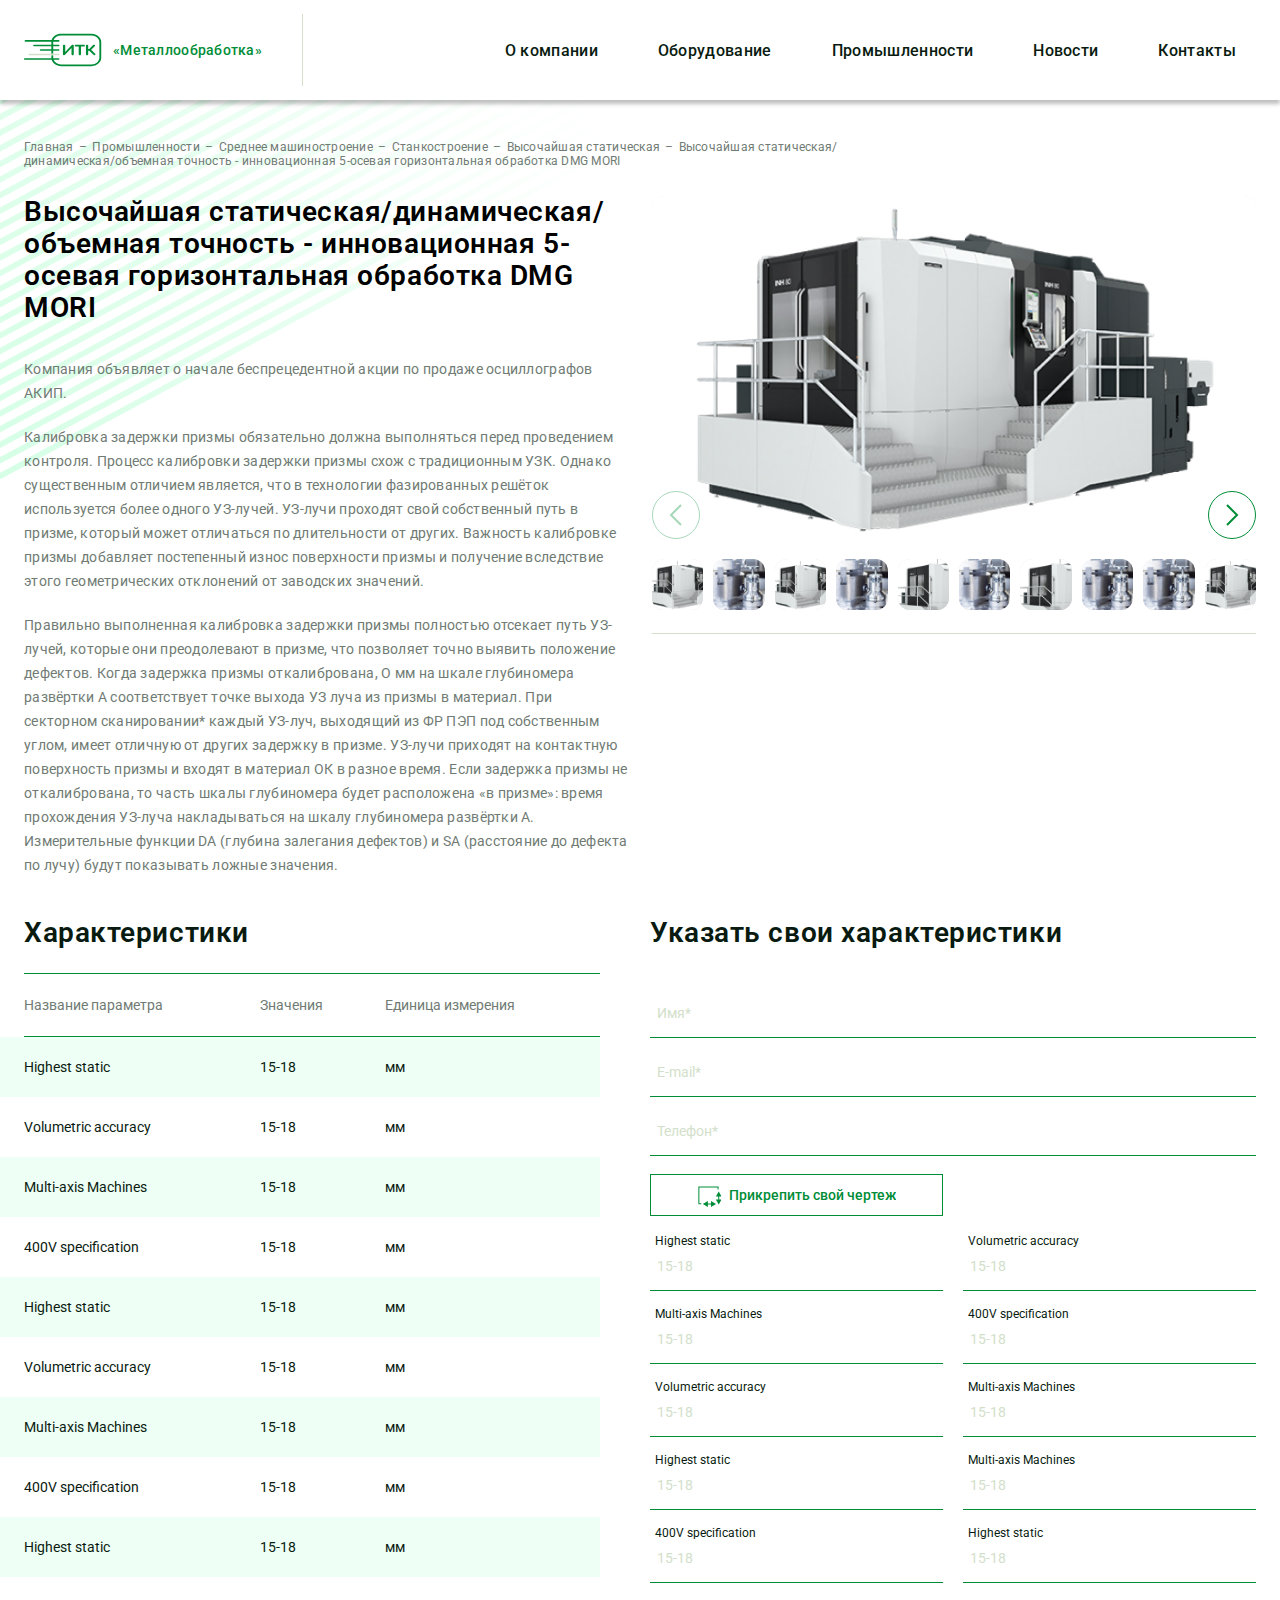
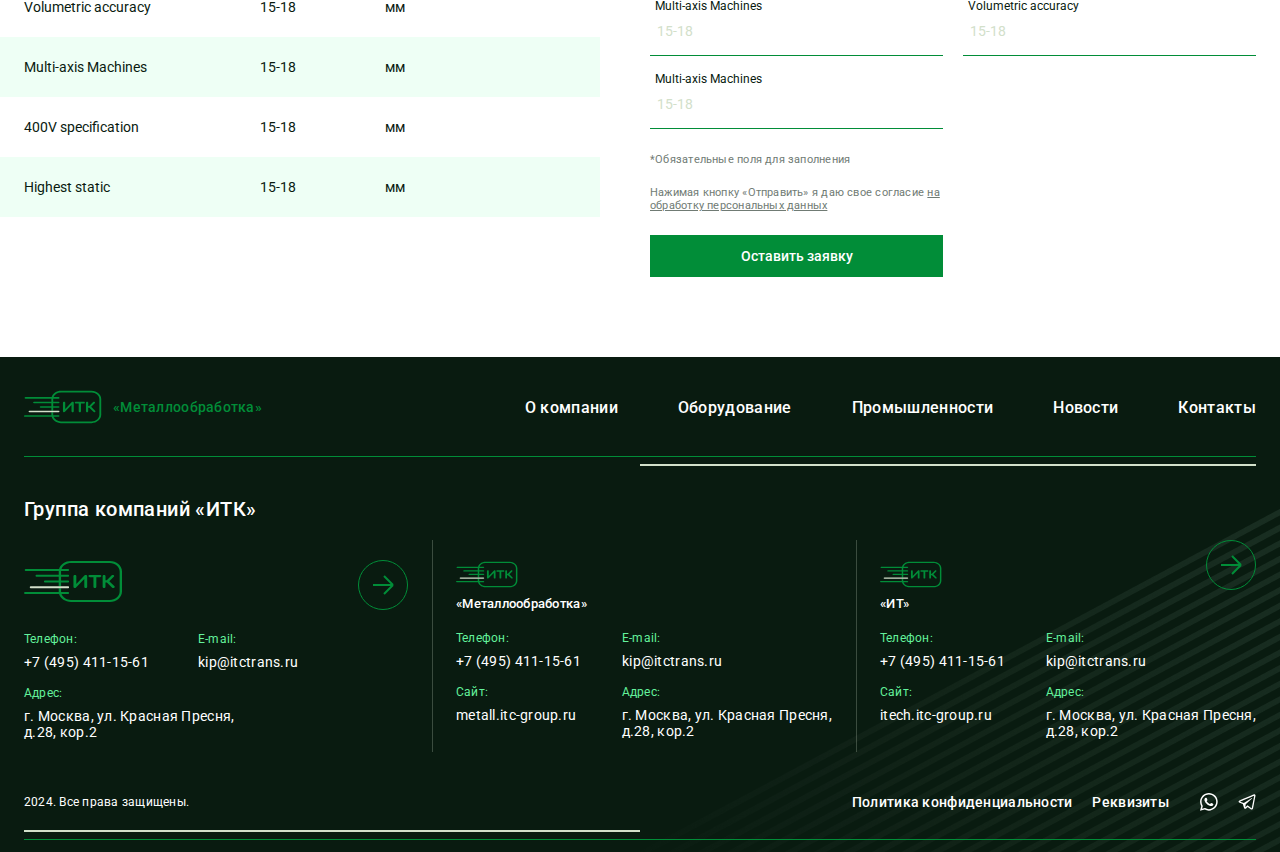
<file: product.html>
<!DOCTYPE html>
<html lang="ru">
	<head>
		<meta http-equiv="Content-Type" content="text/html; charset=utf-8">

		<!-- Adapting the page for mobile devices -->
		<meta name="viewport" content="width=device-width, initial-scale=1, maximum-scale=1">

		<!-- Prohibition of phone number recognition -->
		<meta name="format-detection" content="telephone=no">
		<meta name="SKYPE_TOOLBAR" content ="SKYPE_TOOLBAR_PARSER_COMPATIBLE">

		<!-- Page title -->
		<title>Заголовок страницы</title>

		<!-- Meta description -->
		<meta name="description" content="">

		<!-- Meta Keywords -->
		<meta name="keywords" content="">

		<!-- Changing the color of the mobile browser panel -->
		<meta name="msapplication-TileColor" content="#018D38">
		<meta name="theme-color" content="#018D38">

		<!-- Connecting fonts from Google -->
		<link rel="preconnect" href="https://fonts.googleapis.com">
		<link rel="preconnect" href="https://fonts.gstatic.com" crossorigin>
		<link href="https://fonts.googleapis.com/css2?family=Roboto:ital,wght@0,100;0,300;0,400;0,500;0,700;0,900;1,100;1,300;1,400;1,500;1,700;1,900&display=swap" rel="stylesheet">

		<!-- Connecting style files -->
		<link rel="stylesheet" href="css/swiper-bundle.min.css" async>
		<link rel="stylesheet" href="css/swiper.css" async>
		<link rel="stylesheet" href="css/fancybox.css" async>
		<link rel="stylesheet" href="css/styles.css" async>

		<link rel="stylesheet" href="css/response_1439.css" media="print, (max-width: 1439px)" async>
		<link rel="stylesheet" href="css/response_1279.css" media="print, (max-width: 1279px)" async>
		<link rel="stylesheet" href="css/response_1023.css" media="print, (max-width: 1023px)" async>
		<link rel="stylesheet" href="css/response_767.css" media="print, (max-width: 767px)" async>
	</head>

	<body>
		<div class="wrap">
			<div class="main">
				<header>
					<div class="cont row">
						<a href="/" class="logo">
							<img src="images/logo.svg" alt="">
							<span>«Металлообработка»</span>
						</a>

						<div class="sep"></div>

						<nav class="menu row">
							<div class="menu_item">
								<a href="/">О компании</a>
							</div>

							<div class="menu_item">
								<a href="/" class="sub_link">Оборудование</a>

								<div class="sub_menu tabs_container">
									<div class="mob_head">
										<div class="back">
											<button class="btn">
												<svg><use xlink:href="images/sprite.svg#ic_arrow_hor"></use></svg>
												<span>Оборудование</span>
											</button>
										</div>

										<button class="close_btn">
											<svg><use xlink:href="images/sprite.svg#ic_close"></use></svg>
										</button>
									</div>

									<div class="cont row">
										<div class="tabs vertical">
											<div><button data-content="#sub_menu1_tab1" data-level="level1" class="btn">Гидроабразивная резка</button></div>

											<div><button data-content="#sub_menu1_tab2" data-level="level1" class="btn">Гильотины</button></div>

											<div><button data-content="#sub_menu1_tab3" data-level="level1" class="btn">Гибочные</button></div>

											<div><button data-content="#sub_menu1_tab4" data-level="level1" class="btn">Отрезные</button></div>

											<div><button data-content="#sub_menu1_tab5" data-level="level1" class="btn">Сверлильные</button></div>

											<div><button data-content="#sub_menu1_tab6" data-level="level1" class="btn">Лазерная резка</button></div>

											<div><button data-content="#sub_menu1_tab7" data-level="level1" class="btn">Зубообработка</button></div>

											<div><button data-content="#sub_menu1_tab8" data-level="level1" class="btn">Эррозия</button></div>

											<div><button data-content="#sub_menu1_tab9" data-level="level1" class="btn">Шлифовальная группа</button></div>

											<div><button data-content="#sub_menu1_tab10" data-level="level1" class="btn">Расточные Станки</button></div>

											<div><button data-content="#sub_menu1_tab11" data-level="level1" class="btn">Автоматы продольного точения</button></div>

											<div><button data-content="#sub_menu1_tab12" data-level="level1" class="btn">Фрезерная группа</button></div>

											<div><button data-content="#sub_menu1_tab13" data-level="level1" class="btn">Токарно-фрезерная группа</button></div>

											<div><button data-content="#sub_menu1_tab14" data-level="level1" class="btn">Токарная группа</button></div>
										</div>

										<div class="tab_content level1" id="sub_menu1_tab1">
											<div class="levels">
												<div class="level level1">
													<div class="links show">
														<div class="mob_head">
															<div class="back">
																<button class="btn">
																	<svg><use xlink:href="images/sprite.svg#ic_arrow_hor"></use></svg>
																	<span>Фрезерная группа</span>
																</button>
															</div>

															<button class="close_btn">
																<svg><use xlink:href="images/sprite.svg#ic_close"></use></svg>
															</button>
														</div>

														<div><a href="/" class="next_level_link" data-links="level2_links1">
															<span>Универсальные фрезерные станки</span>

															<svg class="icon visible"><use xlink:href="images/sprite.svg#ic_arr_hor"></use></svg>
														</a></div>

														<div><a href="/" class="next_level_link" data-links="level2_links2">
															<span>Вертикальный</span>

															<svg class="icon visible"><use xlink:href="images/sprite.svg#ic_arr_hor"></use></svg>
														</a></div>

														<div><a href="/" class="next_level_link" data-links="level2_links3">
															<span>Горизонтальный</span>

															<svg class="icon visible"><use xlink:href="images/sprite.svg#ic_arr_hor"></use></svg>
														</a></div>

														<div><a href="/" class="next_level_link" data-links="level2_links4">
															<span>Для неметаллов</span>

															<svg class="icon visible"><use xlink:href="images/sprite.svg#ic_arr_hor"></use></svg>
														</a></div>
													</div>
												</div>


												<div class="level level2">
													<div class="links level2_links1">
														<div class="mob_head">
															<div class="back">
																<button class="btn">
																	<svg><use xlink:href="images/sprite.svg#ic_arrow_hor"></use></svg>
																	<span>Универсальные фрезерные станки</span>
																</button>
															</div>

															<button class="close_btn">
																<svg><use xlink:href="images/sprite.svg#ic_close"></use></svg>
															</button>
														</div>

														<div><a href="/" class="next_level_link" data-links="level3_links1">
															<span>3-х осевые</span>

															<svg class="icon visible"><use xlink:href="images/sprite.svg#ic_arr_hor"></use></svg>
														</a></div>

														<div><a href="/" class="next_level_link" data-links="level3_links2">
															<span>5-ти осевые</span>

															<svg class="icon visible"><use xlink:href="images/sprite.svg#ic_arr_hor"></use></svg>
														</a></div>
													</div>

													<div class="links level2_links2">
														<div class="mob_head">
															<div class="back">
																<button class="btn">
																	<svg><use xlink:href="images/sprite.svg#ic_arrow_hor"></use></svg>
																	<span>Вертикальный</span>
																</button>
															</div>

															<button class="close_btn">
																<svg><use xlink:href="images/sprite.svg#ic_close"></use></svg>
															</button>
														</div>

														<div><a href="/" class="next_level_link" data-links="level3_links1">
															<span>3-х осевые</span>

															<svg class="icon visible"><use xlink:href="images/sprite.svg#ic_arr_hor"></use></svg>
														</a></div>

														<div><a href="/" class="next_level_link" data-links="level3_links2">
															<span>5-ти осевые</span>

															<svg class="icon visible"><use xlink:href="images/sprite.svg#ic_arr_hor"></use></svg>
														</a></div>
													</div>

													<div class="links level2_links3">
														<div class="mob_head">
															<div class="back">
																<button class="btn">
																	<svg><use xlink:href="images/sprite.svg#ic_arrow_hor"></use></svg>
																	<span>Горизонтальный</span>
																</button>
															</div>

															<button class="close_btn">
																<svg><use xlink:href="images/sprite.svg#ic_close"></use></svg>
															</button>
														</div>


														<div><a href="/" class="next_level_link" data-links="level3_links1">
															<span>3-х осевые</span>

															<svg class="icon visible"><use xlink:href="images/sprite.svg#ic_arr_hor"></use></svg>
														</a></div>

														<div><a href="/" class="next_level_link" data-links="level3_links2">
															<span>5-ти осевые</span>

															<svg class="icon visible"><use xlink:href="images/sprite.svg#ic_arr_hor"></use></svg>
														</a></div>
													</div>

													<div class="links level2_links4">
														<div class="mob_head">
															<div class="back">
																<button class="btn">
																	<svg><use xlink:href="images/sprite.svg#ic_arrow_hor"></use></svg>
																	<span>Для неметаллов</span>
																</button>
															</div>

															<button class="close_btn">
																<svg><use xlink:href="images/sprite.svg#ic_close"></use></svg>
															</button>
														</div>

														<div><a href="/" class="next_level_link" data-links="level3_links1">
															<span>3-х осевые</span>

															<svg class="icon visible"><use xlink:href="images/sprite.svg#ic_arr_hor"></use></svg>
														</a></div>

														<div><a href="/" class="next_level_link" data-links="level3_links2">
															<span>5-ти осевые</span>

															<svg class="icon visible"><use xlink:href="images/sprite.svg#ic_arr_hor"></use></svg>
														</a></div>
													</div>
												</div>


												<div class="level level3">
													<div class="links level3_links1">
														<div class="mob_head">
															<div class="back">
																<button class="btn">
																	<svg><use xlink:href="images/sprite.svg#ic_arrow_hor"></use></svg>
																	<span>3-х осевые</span>
																</button>
															</div>

															<button class="close_btn">
																<svg><use xlink:href="images/sprite.svg#ic_close"></use></svg>
															</button>
														</div>

														<div><a href="/" class="next_level_link" data-links="level4_links1">
															<span>С поворотно-наклонным столом</span>

															<svg class="icon visible"><use xlink:href="images/sprite.svg#ic_arr_hor"></use></svg>
														</a></div>

														<div><a href="/" class="next_level_link" data-links="level4_links2">
															<span>С поворотно-наклонной фрезерной головкой</span>

															<svg class="icon visible"><use xlink:href="images/sprite.svg#ic_arr_hor"></use></svg>
														</a></div>
													</div>

													<div class="links level3_links2">
														<div class="mob_head">
															<div class="back">
																<button class="btn">
																	<svg><use xlink:href="images/sprite.svg#ic_arrow_hor"></use></svg>
																	<span>5-ти осевые</span>
																</button>
															</div>

															<button class="close_btn">
																<svg><use xlink:href="images/sprite.svg#ic_close"></use></svg>
															</button>
														</div>

														<div><a href="/" class="next_level_link" data-links="level4_links1">
															<span>С поворотно-наклонным столом</span>

															<svg class="icon visible"><use xlink:href="images/sprite.svg#ic_arr_hor"></use></svg>
														</a></div>

														<div><a href="/" class="next_level_link" data-links="level4_links2">
															<span>С поворотно-наклонной фрезерной головкой</span>

															<svg class="icon visible"><use xlink:href="images/sprite.svg#ic_arr_hor"></use></svg>
														</a></div>
													</div>
												</div>


												<div class="level level4">
													<div class="links level4_links1">
														<div class="mob_head">
															<div class="back">
																<button class="btn">
																	<svg><use xlink:href="images/sprite.svg#ic_arrow_hor"></use></svg>
																	<span>С поворотно-наклонным столом</span>
																</button>
															</div>

															<button class="close_btn">
																<svg><use xlink:href="images/sprite.svg#ic_close"></use></svg>
															</button>
														</div>

														<div><a href="/">
															<span>Обычный</span>
														</a></div>

														<div><a href="/">
															<span>Портального типа с подвижной колонной</span>
														</a></div>

														<div><a href="/">
															<span>Портального типа с подвижным столом</span>
														</a></div>
													</div>

													<div class="links level4_links2">
														<div class="mob_head">
															<div class="back">
																<button class="btn">
																	<svg><use xlink:href="images/sprite.svg#ic_arrow_hor"></use></svg>
																	<span>С поворотно-наклонной фрезерной головкой</span>
																</button>
															</div>

															<button class="close_btn">
																<svg><use xlink:href="images/sprite.svg#ic_close"></use></svg>
															</button>
														</div>

														<div><a href="/">
															<span>Обычный</span>
														</a></div>

														<div><a href="/">
															<span>Портального типа с подвижной колонной</span>
														</a></div>

														<div><a href="/">
															<span>Портального типа с подвижным столом</span>
														</a></div>
													</div>
												</div>
											</div>
										</div>
									</div>

									<button class="close_btn">
										<svg class="icon"><use xlink:href="images/sprite.svg#ic_close"></use></svg>
									</button>
								</div>
							</div>

							<div class="menu_item">
								<a href="/" class="sub_link">Промышленности</a>

								<div class="sub_menu tabs_container">
									<div class="mob_head">
										<div class="back">
											<button class="btn">
												<svg><use xlink:href="images/sprite.svg#ic_arrow_hor"></use></svg>
												<span>Промышленности</span>
											</button>
										</div>

										<button class="close_btn">
											<svg><use xlink:href="images/sprite.svg#ic_close"></use></svg>
										</button>
									</div>

									<div class="cont">
										<div class="tabs">
											<button data-content="#sub_menu2_tab1" data-level="level1" class="btn">Тяжелое машиностроение</button>

											<button data-content="#sub_menu2_tab2" data-level="level1" class="btn">Среднее машиностроение</button>

											<button data-content="#sub_menu2_tab3" data-level="level1" class="btn">Общее машиностроение</button>

											<button data-content="#sub_menu2_tab4" data-level="level1" class="btn">Точное машиностроение</button>
										</div>

										<div class="tab_content level1" id="sub_menu2_tab1">
											<div class="mob_head">
												<div class="back">
													<button class="btn">
														<svg><use xlink:href="images/sprite.svg#ic_arrow_hor"></use></svg>
														<span>Тяжелое машиностроение</span>
													</button>
												</div>

												<button class="close_btn">
													<svg><use xlink:href="images/sprite.svg#ic_close"></use></svg>
												</button>
											</div>

											<div class="links">
												<div><a href="/">
													<span>Автомобилестроение</span>
													<svg class="icon"><use xlink:href="images/sprite.svg#ic_arr_hor"></use></svg>
												</a></div>

												<div><a href="/">
													<span>Тракторостроение</span>
													<svg class="icon"><use xlink:href="images/sprite.svg#ic_arr_hor"></use></svg>
												</a></div>

												<div><a href="/">
													<span>Станкостроение</span>
													<svg class="icon"><use xlink:href="images/sprite.svg#ic_arr_hor"></use></svg>
												</a></div>
											</div>
										</div>

										<div class="tab_content level1" id="sub_menu2_tab2">
											<div class="mob_head">
												<div class="back">
													<button class="btn">
														<svg><use xlink:href="images/sprite.svg#ic_arrow_hor"></use></svg>
														<span>Среднее машиностроение</span>
													</button>
												</div>

												<button class="close_btn">
													<svg><use xlink:href="images/sprite.svg#ic_close"></use></svg>
												</button>
											</div>

											<div class="links">
												<div><a href="/">
													<span>Автомобилестроение</span>
													<svg class="icon"><use xlink:href="images/sprite.svg#ic_arr_hor"></use></svg>
												</a></div>

												<div><a href="/">
													<span>Тракторостроение</span>
													<svg class="icon"><use xlink:href="images/sprite.svg#ic_arr_hor"></use></svg>
												</a></div>

												<div><a href="/">
													<span>Станкостроение</span>
													<svg class="icon"><use xlink:href="images/sprite.svg#ic_arr_hor"></use></svg>
												</a></div>
											</div>
										</div>

										<div class="tab_content level1" id="sub_menu2_tab3">
											<div class="mob_head">
												<div class="back">
													<button class="btn">
														<svg><use xlink:href="images/sprite.svg#ic_arrow_hor"></use></svg>
														<span>Общее машиностроение</span>
													</button>
												</div>

												<button class="close_btn">
													<svg><use xlink:href="images/sprite.svg#ic_close"></use></svg>
												</button>
											</div>

											<div class="links">
												<div><a href="/">
													<span>Автомобилестроение</span>
													<svg class="icon"><use xlink:href="images/sprite.svg#ic_arr_hor"></use></svg>
												</a></div>

												<div><a href="/">
													<span>Тракторостроение</span>
													<svg class="icon"><use xlink:href="images/sprite.svg#ic_arr_hor"></use></svg>
												</a></div>

												<div><a href="/">
													<span>Станкостроение</span>
													<svg class="icon"><use xlink:href="images/sprite.svg#ic_arr_hor"></use></svg>
												</a></div>
											</div>
										</div>

										<div class="tab_content level1" id="sub_menu2_tab4">
											<div class="mob_head">
												<div class="back">
													<button class="btn">
														<svg><use xlink:href="images/sprite.svg#ic_arrow_hor"></use></svg>
														<span>Точное машиностроение</span>
													</button>
												</div>

												<button class="close_btn">
													<svg><use xlink:href="images/sprite.svg#ic_close"></use></svg>
												</button>
											</div>

											<div class="links">
												<div><a href="/">
													<span>Автомобилестроение</span>
													<svg class="icon"><use xlink:href="images/sprite.svg#ic_arr_hor"></use></svg>
												</a></div>

												<div><a href="/">
													<span>Тракторостроение</span>
													<svg class="icon"><use xlink:href="images/sprite.svg#ic_arr_hor"></use></svg>
												</a></div>

												<div><a href="/">
													<span>Станкостроение</span>
													<svg class="icon"><use xlink:href="images/sprite.svg#ic_arr_hor"></use></svg>
												</a></div>
											</div>
										</div>
									</div>

									<button class="close_btn">
										<svg class="icon"><use xlink:href="images/sprite.svg#ic_close"></use></svg>
									</button>
								</div>
							</div>

							<div class="menu_item">
								<a href="/">Новости</a>
							</div>

							<div class="menu_item">
								<a href="/">Контакты</a>
							</div>
						</nav>

						<button class="mob_menu_btn">
							<span>Меню</span>
							<svg class="icon"><use xlink:href="images/sprite.svg#ic_menu"></use></svg>
							<svg class="icon"><use xlink:href="images/sprite.svg#ic_close"></use></svg>
						</button>
					</div>
				</header>


				<section class="bg_lines">
					<section class="page_head">
						<div class="cont">
							<div class="breadcrumbs">
								<a href="/">Главная</a>

								<span class="sep">–</span>

								<a href="/">Промышленности</a>

								<span class="sep">–</span>

								<a href="/">Среднее машиностроение</a>

								<span class="sep">–</span>

								<a href="/">Станкостроение</a>

								<span class="sep">–</span>

								<a href="/">Высочайшая статическая</a>

								<span class="sep">–</span>

								<span class="current">Высочайшая статическая/динамическая/объемная точность - инновационная 5-осевая горизонтальная обработка DMG MORI</span>
							</div>
						</div>
					</section>


					<section class="product_info block">
						<div class="cont row">
							<div class="data">
								<div class="product_title">Высочайшая статическая/динамическая/объемная точность - инновационная 5-осевая горизонтальная обработка DMG MORI</div>

								<div class="desc text_block">
									<p>Компания объявляет о начале беспрецедентной акции по продаже осциллографов АКИП.</p>

									<p>Калибровка задержки призмы обязательно должна выполняться перед проведением контроля. Процесс калибровки задержки призмы схож с традиционным УЗК. Однако существенным отличием является, что в технологии фазированных решёток используется более одного УЗ-лучей. УЗ-лучи проходят свой собственный путь в призме, который может отличаться по длительности от других. Важность калибровке призмы добавляет постепенный износ поверхности призмы и получение вследствие этого геометрических отклонений от заводских значений.</p>

									<p>Правильно выполненная калибровка задержки призмы полностью отсекает путь УЗ-лучей, которые они преодолевают в призме, что позволяет точно выявить положение дефектов. Когда задержка призмы откалибрована, О мм на шкале глубиномера развёртки А соответствует точке выхода УЗ луча из призмы в материал. При секторном сканировании* каждый УЗ-луч, выходящий из ФР ПЭП под собственным углом, имеет отличную от других задержку в призме. УЗ-лучи приходят на контактную поверхность призмы и входят в материал ОК в разное время. Если задержка призмы не откалибрована, то часть шкалы глубиномера будет расположена «в призме»: время прохождения УЗ-луча накладываться на шкалу глубиномера развёртки А. Измерительные функции DA (глубина залегания дефектов) и SA (расстояние до дефекта по лучу) будут показывать ложные значения.</p>
								</div>
							</div>


							<div class="slider">
								<div class="big">
									<div class="swiper">
										<div class="swiper-wrapper">
											<div class="swiper-slide">
												<div class="image">
													<img src="images/tmp/article_slider_img.jpg" alt="" loading="lazy">
												</div>
											</div>

											<div class="swiper-slide">
												<div class="image">
													<img src="images/tmp/article_slider_img.jpg" alt="" loading="lazy">
												</div>
											</div>

											<div class="swiper-slide">
												<div class="image">
													<img src="images/tmp/article_slider_img.jpg" alt="" loading="lazy">
												</div>
											</div>

											<div class="swiper-slide">
												<div class="image">
													<img src="images/tmp/article_slider_img.jpg" alt="" loading="lazy">
												</div>
											</div>

											<div class="swiper-slide">
												<div class="image">
													<img src="images/tmp/article_slider_img.jpg" alt="" loading="lazy">
												</div>
											</div>

											<div class="swiper-slide">
												<div class="image">
													<img src="images/tmp/article_slider_img.jpg" alt="" loading="lazy">
												</div>
											</div>

											<div class="swiper-slide">
												<div class="image">
													<img src="images/tmp/article_slider_img.jpg" alt="" loading="lazy">
												</div>
											</div>

											<div class="swiper-slide">
												<div class="image">
													<img src="images/tmp/article_slider_img.jpg" alt="" loading="lazy">
												</div>
											</div>

											<div class="swiper-slide">
												<div class="image">
													<img src="images/tmp/article_slider_img.jpg" alt="" loading="lazy">
												</div>
											</div>

											<div class="swiper-slide">
												<div class="image">
													<img src="images/tmp/article_slider_img.jpg" alt="" loading="lazy">
												</div>
											</div>

											<div class="swiper-slide">
												<div class="image">
													<img src="images/tmp/article_slider_img.jpg" alt="" loading="lazy">
												</div>
											</div>

											<div class="swiper-slide">
												<div class="image">
													<img src="images/tmp/article_slider_img.jpg" alt="" loading="lazy">
												</div>
											</div>

											<div class="swiper-slide">
												<div class="image">
													<img src="images/tmp/article_slider_img.jpg" alt="" loading="lazy">
												</div>
											</div>

											<div class="swiper-slide">
												<div class="image">
													<img src="images/tmp/article_slider_img.jpg" alt="" loading="lazy">
												</div>
											</div>

											<div class="swiper-slide">
												<div class="image">
													<img src="images/tmp/article_slider_img.jpg" alt="" loading="lazy">
												</div>
											</div>

											<div class="swiper-slide">
												<div class="image">
													<img src="images/tmp/article_slider_img.jpg" alt="" loading="lazy">
												</div>
											</div>

											<div class="swiper-slide">
												<div class="image">
													<img src="images/tmp/article_slider_img.jpg" alt="" loading="lazy">
												</div>
											</div>

											<div class="swiper-slide">
												<div class="image">
													<img src="images/tmp/article_slider_img.jpg" alt="" loading="lazy">
												</div>
											</div>

											<div class="swiper-slide">
												<div class="image">
													<img src="images/tmp/article_slider_img.jpg" alt="" loading="lazy">
												</div>
											</div>

											<div class="swiper-slide">
												<div class="image">
													<img src="images/tmp/article_slider_img.jpg" alt="" loading="lazy">
												</div>
											</div>
										</div>

										<button class="swiper-button-prev">
											<svg class="icon"><use xlink:href="images/sprite.svg#ic_arr_hor"></use></svg>
										</button>

										<button class="swiper-button-next">
											<svg class="icon"><use xlink:href="images/sprite.svg#ic_arr_hor"></use></svg>
										</button>
									</div>
								</div>

								<div class="thumbs">
									<div class="swiper">
										<div class="swiper-wrapper">
											<div class="swiper-slide">
												<div class="image">
													<img src="images/tmp/article_slider_thumbs_img1.jpg" alt="" loading="lazy">
												</div>
											</div>

											<div class="swiper-slide">
												<div class="image">
													<img src="images/tmp/article_slider_thumbs_img2.jpg" alt="" loading="lazy">
												</div>
											</div>

											<div class="swiper-slide">
												<div class="image">
													<img src="images/tmp/article_slider_thumbs_img1.jpg" alt="" loading="lazy">
												</div>
											</div>

											<div class="swiper-slide">
												<div class="image">
													<img src="images/tmp/article_slider_thumbs_img2.jpg" alt="" loading="lazy">
												</div>
											</div>

											<div class="swiper-slide">
												<div class="image">
													<img src="images/tmp/article_slider_thumbs_img3.jpg" alt="" loading="lazy">
												</div>
											</div>

											<div class="swiper-slide">
												<div class="image">
													<img src="images/tmp/article_slider_thumbs_img2.jpg" alt="" loading="lazy">
												</div>
											</div>

											<div class="swiper-slide">
												<div class="image">
													<img src="images/tmp/article_slider_thumbs_img3.jpg" alt="" loading="lazy">
												</div>
											</div>

											<div class="swiper-slide">
												<div class="image">
													<img src="images/tmp/article_slider_thumbs_img2.jpg" alt="" loading="lazy">
												</div>
											</div>

											<div class="swiper-slide">
												<div class="image">
													<img src="images/tmp/article_slider_thumbs_img2.jpg" alt="" loading="lazy">
												</div>
											</div>

											<div class="swiper-slide">
												<div class="image">
													<img src="images/tmp/article_slider_thumbs_img1.jpg" alt="" loading="lazy">
												</div>
											</div>

											<div class="swiper-slide">
												<div class="image">
													<img src="images/tmp/article_slider_thumbs_img1.jpg" alt="" loading="lazy">
												</div>
											</div>

											<div class="swiper-slide">
												<div class="image">
													<img src="images/tmp/article_slider_thumbs_img2.jpg" alt="" loading="lazy">
												</div>
											</div>

											<div class="swiper-slide">
												<div class="image">
													<img src="images/tmp/article_slider_thumbs_img1.jpg" alt="" loading="lazy">
												</div>
											</div>

											<div class="swiper-slide">
												<div class="image">
													<img src="images/tmp/article_slider_thumbs_img2.jpg" alt="" loading="lazy">
												</div>
											</div>

											<div class="swiper-slide">
												<div class="image">
													<img src="images/tmp/article_slider_thumbs_img3.jpg" alt="" loading="lazy">
												</div>
											</div>

											<div class="swiper-slide">
												<div class="image">
													<img src="images/tmp/article_slider_thumbs_img2.jpg" alt="" loading="lazy">
												</div>
											</div>

											<div class="swiper-slide">
												<div class="image">
													<img src="images/tmp/article_slider_thumbs_img3.jpg" alt="" loading="lazy">
												</div>
											</div>

											<div class="swiper-slide">
												<div class="image">
													<img src="images/tmp/article_slider_thumbs_img2.jpg" alt="" loading="lazy">
												</div>
											</div>

											<div class="swiper-slide">
												<div class="image">
													<img src="images/tmp/article_slider_thumbs_img2.jpg" alt="" loading="lazy">
												</div>
											</div>

											<div class="swiper-slide">
												<div class="image">
													<img src="images/tmp/article_slider_thumbs_img1.jpg" alt="" loading="lazy">
												</div>
											</div>
										</div>
									</div>
								</div>
							</div>


							<div class="features">
								<div class="block_head">
									<div class="title">Характеристики</div>
								</div>

								<table>
									<thead>
										<tr>
											<th>Название параметра</th>
											<th>Значения</th>
											<th>Единица измерения</th>
										</tr>
									</thead>

									<tbody>
										<tr>
											<td>Highest static</td>
											<td>15-18</td>
											<td>мм</td>
										</tr>

										<tr>
											<td>Volumetric accuracy</td>
											<td>15-18</td>
											<td>мм</td>
										</tr>

										<tr>
											<td>Multi-axis Machines</td>
											<td>15-18</td>
											<td>мм</td>
										</tr>

										<tr>
											<td>400V specification</td>
											<td>15-18</td>
											<td>мм</td>
										</tr>

										<tr>
											<td>Highest static</td>
											<td>15-18</td>
											<td>мм</td>
										</tr>

										<tr>
											<td>Volumetric accuracy</td>
											<td>15-18</td>
											<td>мм</td>
										</tr>

										<tr>
											<td>Multi-axis Machines</td>
											<td>15-18</td>
											<td>мм</td>
										</tr>

										<tr>
											<td>400V specification</td>
											<td>15-18</td>
											<td>мм</td>
										</tr>

										<tr>
											<td>Highest static</td>
											<td>15-18</td>
											<td>мм</td>
										</tr>

										<tr>
											<td>Volumetric accuracy</td>
											<td>15-18</td>
											<td>мм</td>
										</tr>

										<tr>
											<td>Multi-axis Machines</td>
											<td>15-18</td>
											<td>мм</td>
										</tr>

										<tr>
											<td>400V specification</td>
											<td>15-18</td>
											<td>мм</td>
										</tr>

										<tr>
											<td>Highest static</td>
											<td>15-18</td>
											<td>мм</td>
										</tr>
									</tbody>
								</table>
							</div>


							<div class="add_features">
								<div class="block_head">
									<div class="title">Указать свои характеристики</div>
								</div>

								<form action="" class="form">
									<div class="line">
										<div class="field">
											<input type="text" name="" value="" class="input" placeholder="Имя*">

											<div class="hover_line"></div>
										</div>
									</div>

									<div class="line">
										<div class="field">
											<input type="email" name="" value="" class="input" placeholder="E-mail*">

											<div class="hover_line"></div>
										</div>
									</div>

									<div class="line">
										<div class="field">
											<input type="tel" name="" value="" class="input" placeholder="Телефон*">

											<div class="hover_line"></div>
										</div>
									</div>

									<div class="line file">
										<div class="field">
											<label>
												<input type="file" name="drawing">

												<svg class="icon"><use xlink:href="images/sprite.svg#ic_drawing"></use></svg>

												<span>Прикрепить свой чертеж</span>
											</label>
										</div>
									</div>

									<div class="columns">
										<div class="line">
											<div class="label">Highest static</div>

											<div class="field">
												<input type="text" name="" value="" class="input" placeholder="15-18">

												<div class="hover_line"></div>
											</div>
										</div>

										<div class="line">
											<div class="label">Volumetric accuracy</div>

											<div class="field">
												<input type="text" name="" value="" class="input" placeholder="15-18">

												<div class="hover_line"></div>
											</div>
										</div>

										<div class="line">
											<div class="label">Multi-axis Machines</div>

											<div class="field">
												<input type="text" name="" value="" class="input" placeholder="15-18">

												<div class="hover_line"></div>
											</div>
										</div>

										<div class="line">
											<div class="label">400V specification</div>

											<div class="field">
												<input type="text" name="" value="" class="input" placeholder="15-18">

												<div class="hover_line"></div>
											</div>
										</div>

										<div class="line">
											<div class="label">Volumetric accuracy</div>

											<div class="field">
												<input type="text" name="" value="" class="input" placeholder="15-18">

												<div class="hover_line"></div>
											</div>
										</div>

										<div class="line">
											<div class="label">Multi-axis Machines</div>

											<div class="field">
												<input type="text" name="" value="" class="input" placeholder="15-18">

												<div class="hover_line"></div>
											</div>
										</div>

										<div class="line">
											<div class="label">Highest static</div>

											<div class="field">
												<input type="text" name="" value="" class="input" placeholder="15-18">

												<div class="hover_line"></div>
											</div>
										</div>

										<div class="line">
											<div class="label">Multi-axis Machines</div>

											<div class="field">
												<input type="text" name="" value="" class="input" placeholder="15-18">

												<div class="hover_line"></div>
											</div>
										</div>

										<div class="line">
											<div class="label">400V specification</div>

											<div class="field">
												<input type="text" name="" value="" class="input" placeholder="15-18">

												<div class="hover_line"></div>
											</div>
										</div>

										<div class="line">
											<div class="label">Highest static</div>

											<div class="field">
												<input type="text" name="" value="" class="input" placeholder="15-18">

												<div class="hover_line"></div>
											</div>
										</div>

										<div class="line">
											<div class="label">Multi-axis Machines</div>

											<div class="field">
												<input type="text" name="" value="" class="input" placeholder="15-18">

												<div class="hover_line"></div>
											</div>
										</div>

										<div class="line">
											<div class="label">Volumetric accuracy</div>

											<div class="field">
												<input type="text" name="" value="" class="input" placeholder="15-18">

												<div class="hover_line"></div>
											</div>
										</div>

										<div class="line">
											<div class="label">Multi-axis Machines</div>

											<div class="field">
												<input type="text" name="" value="" class="input" placeholder="15-18">

												<div class="hover_line"></div>
											</div>
										</div>
									</div>

									<div class="line exp">*Обязательные поля для заполнения</div>

									<div class="line agree">Нажимая кнопку «Отправить» я даю свое согласие <a href="/" target="_blank">на обработку персональных данных</a></div>

									<div class="submit">
										<button type="submit" class="submit_btn">Оставить заявку</button>
									</div>
								</form>
							</div>
						</div>
					</section>
				</section>
			</div>


			<footer>
				<div class="cont row">
					<div class="top">
						<div class="logo">
							<img src="images/logo.svg" alt="">
							<span>«Металлообработка»</span>
						</div>

						<div class="menu">
							<div class="menu_item">
								<a href="/">О компании</a>
							</div>

							<div class="menu_item">
								<a href="/">Оборудование</a>
							</div>

							<div class="menu_item">
								<a href="/">Промышленности</a>
							</div>

							<div class="menu_item">
								<a href="/">Новости</a>
							</div>

							<div class="menu_item">
								<a href="/">Контакты</a>
							</div>
						</div>
					</div>


					<div class="company">Группа компаний «ИТК»</div>

					<div class="department general">
						<div class="logo">
							<img src="images/logo.svg" alt="">
						</div>

						<a href="/" class="link">
							<svg class="icon"><use xlink:href="images/sprite.svg#ic_arrow_hor"></use></svg>
						</a>

						<div class="contacts">
							<div class="phone">
								<div class="label">Телефон:</div>

								<div><a href="tel:+74954111561">+7 (495) 411-15-61</a></div>
							</div>

							<div class="phone">
								<div class="label">E-mail:</div>

								<div><a href="mailto:kip@itctrans.ru">kip@itctrans.ru</a></div>
							</div>

							<div class="location">
								<div class="label">Адрес:</div>

								<div>г. Москва, ул. Красная Пресня,<br> д.28, кор.2</div>
							</div>
						</div>
					</div>

					<div class="department">
						<div class="logo">
							<img src="images/logo.svg" alt="">
						</div>

						<div class="name">«Металлообработка»</div>

						<div class="contacts">
							<div class="phone">
								<div class="label">Телефон:</div>

								<div><a href="tel:+74954111561">+7 (495) 411-15-61</a></div>
							</div>

							<div class="phone">
								<div class="label">E-mail:</div>

								<div><a href="mailto:kip@itctrans.ru">kip@itctrans.ru</a></div>
							</div>

							<div class="site">
								<div class="label">Сайт:</div>

								<div><a href="https://metall.itc-group.ru" target="_blank" rel="noopener">metall.itc-group.ru</a></div>
							</div>

							<div class="location">
								<div class="label">Адрес:</div>

								<div>г. Москва, ул. Красная Пресня,<br> д.28, кор.2</div>
							</div>
						</div>
					</div>

					<div class="department">
						<div class="logo">
							<img src="images/logo.svg" alt="">
						</div>

						<div class="name">«ИТ»</div>

						<a href="/" class="link">
							<svg class="icon"><use xlink:href="images/sprite.svg#ic_arrow_hor"></use></svg>
						</a>

						<div class="contacts">
							<div class="phone">
								<div class="label">Телефон:</div>

								<div><a href="tel:+74954111561">+7 (495) 411-15-61</a></div>
							</div>

							<div class="phone">
								<div class="label">E-mail:</div>

								<div><a href="mailto:kip@itctrans.ru">kip@itctrans.ru</a></div>
							</div>

							<div class="site">
								<div class="label">Сайт:</div>

								<div><a href="https://itech.itc-group.ru" target="_blank" rel="noopener">itech.itc-group.ru</a></div>
							</div>

							<div class="location">
								<div class="label">Адрес:</div>

								<div>г. Москва, ул. Красная Пресня,<br> д.28, кор.2</div>
							</div>
						</div>
					</div>

					<div class="bottom">
						<div class="copyright">2024. Все права защищены.</div>

						<div class="links">
							<div><a href="/">Политика конфиденциальности</a></div>

							<div><a href="/">Реквизиты</a></div>
						</div>

						<div class="socials">
							<a href="/" target="_blank" rel="noopener nofollow">
								<svg class="icon"><use xlink:href="images/sprite.svg#ic_whatsapp"></use></svg>
							</a>

							<a href="/" target="_blank" rel="noopener nofollow">
								<svg class="icon"><use xlink:href="images/sprite.svg#ic_telegram"></use></svg>
							</a>
						</div>
					</div>
				</div>
			</footer>


			<div class="overlay"></div>
		</div>


		<!-- Connecting javascript files -->
		<script src="js/jquery-3.6.3.min.js"></script>
		<script src="js/functions.js"></script>
		<script src="js/swiper-bundle.min.js"></script>
		<script src="js/fancybox.js"></script>
		<script src="js/imask.js"></script>
		<script src="js/nice-select2.js"></script>
		<script src="js/scripts.js"></script>
	</body>
</html>
</file>
<file: css/response_1439.css>
@media print,
(max-width: 1439px)
{
    /*-------------------
        Global styles
    -------------------*/
    .block
    {
        margin-bottom: 80px;
    }


    .cont
    {
        padding: 0 24px;
    }



    /*--------------
        All link
    --------------*/
    .all_link
    {
        margin-top: 40px;
        padding-bottom: 20px;
    }



    /*---------------
        Page head
    ---------------*/
    .page_head .categories
    {
        padding-bottom: 0;
    }



    /*-------------------
        First section
    -------------------*/
    .first_section .cont
    {
        height: 550px;
    }



    /*--------------
        Articles
    --------------*/
    .articles .row
    {
        margin-bottom: -24px;
    }


    .articles .row > *
    {
        margin-bottom: 24px;
    }



    /*------------------
        Article info
    ------------------*/
    .article_info .data
    {
        width: calc(50% - 12px);
    }


    .article_info .slider
    {
        width: calc(50% - 12px);
        margin-top: 0;
    }



    /*------------
        Catalog
    ------------*/
    .catalog .row
    {
        margin-bottom: -24px;
        margin-left: -24px;
    }


    .catalog .row > *
    {
        width: calc(25% - 24px);
        margin-bottom: 24px;
        margin-left: 24px;
    }



    /*------------
        Products
    ------------*/
    .products .row
    {
        margin-bottom: -24px;
        margin-left: -24px;
    }


    .products .row > *
    {
        width: calc(25% - 24px);
        margin-bottom: 24px;
        margin-left: 24px;
    }



    /*------------------
        Product info
    ------------------*/
    .product_info .data
    {
        width: calc(50% - 12px);
    }


    .product_info .slider
    {
        width: calc(50% - 12px);
        margin-top: 0;
    }



    /*----------------
        About info
    ----------------*/
    .about_info .data
    {
        width: calc(50% - 12px);
    }


    .about_info .image
    {
        width: calc(50% - 12px);
    }


    .about_info .line
    {
        margin-top: 40px;
    }



    /*------------
        Footer
    ------------*/
    footer .department
    {
        width: 400px;
        margin-left: 24px;
        padding: 13px 0 13px 23px;
    }

    footer .department.general
    {
        width: 384px;
    }


    footer .department .contacts
    {
        justify-content: space-between;

        margin-top: 20px;
        margin-left: -24px;
    }


    footer .department .contacts > *
    {
        margin-left: 24px;
    }

    footer .department .contacts > *:nth-child(2n)
    {
        min-width: 210px;
    }



    footer .bottom
    {
        margin-top: 40px;
    }
}
</file>
<file: css/response_1279.css>
@media print,
(max-width: 1279px)
{
    /*-------------------
        Global styles
    -------------------*/
    html.custom_scroll ::-webkit-scrollbar
    {
        width: 5px;
        height: 5px;
    }


    .cont
    {
        padding: 0 20px;
    }



    /*--------------
        Bg green
    --------------*/
    .bg_green
    {
        padding: 40px 0;
    }



    /*--------------
        Fancybox
    --------------*/
    .fancybox__slide
    {
        padding: 32px;
    }



    /*--------------
        All link
    --------------*/
    .all_link
    {
        margin-top: 28px;
        padding-bottom: 0;
    }



    .pagination .more
    {
        display: block;
    }



    /*------------
        Header
    ------------*/
    header .sep
    {
        margin-right: 0;
        margin-left: auto;
    }



    header .menu_item + .menu_item
    {
        margin-left: 0;
    }



    /*---------------
        Page head
    ---------------*/
    .page_head .categories
    {
        justify-content: space-between;

        margin-left: 0;
    }


    .page_head .categories > *
    {
        margin-left: 0;
    }



    /*--------------
        Articles
    --------------*/
    .articles .row
    {
        margin-bottom: -20px;
        margin-left: 0;
    }


    .articles .row > *
    {
        width: 100%;
        margin-bottom: 20px;
        margin-left: 0;
    }



    /*------------------
        Article info
    ------------------*/
    .article_info .data
    {
        width: 100%;
    }


    .article_info .article_title
    {
        margin-bottom: 24px;
    }


    .article_info .slider
    {
        width: 100%;
        margin-top: 24px;
    }


    .article_info .slider .thumbs
    {
        padding: 0 40px;
    }



    /*-------------------
        Contacts info
    -------------------*/
    .contacts_info .data
    {
        width: 100%;
    }


    .contacts_info .feedback
    {
        width: 100%;
        margin-top: 24px;
    }



    /*------------
        Catalog
    ------------*/
    .catalog .row > *
    {
        width: calc(33.333% - 24px);
    }



    /*------------
        Products
    ------------*/
    .products .row > *
    {
        width: calc(33.333% - 24px);
    }



    /*------------------
        Product info
    ------------------*/
    .product_info .data
    {
        width: 100%;
    }


    .product_info .product_title
    {
        margin-bottom: 24px;
    }


    .product_info .slider
    {
        width: 100%;
        margin-top: 24px;
    }


    .product_info .slider .thumbs
    {
        padding: 0 40px;
    }



    .product_info .features,
    .product_info .add_features
    {
        width: 100%;
    }


    .product_info .add_features .block_head
    {
        margin-bottom: 24px;
    }



    /*----------------
        Advantages
    ----------------*/
    .advantages .item
    {
        padding: 16px 16px 30px;
    }



    /*--------------
        Partners
    --------------*/
    .partners .row
    {
        margin-left: -20px;
    }

    .partners .row > *
    {
        width: calc(33.333% - 20px);
        margin-left: 20px;
    }



    /*------------
        Footer
    ------------*/
    footer .top .menu_item + .menu_item
    {
        margin-left: 0;
    }


    footer .company
    {
        border-bottom: 1px solid rgba(210, 224, 202, .25);
    }


    footer .department
    {
        width: 100%;
        margin: 0;
        padding-bottom: 23px;
        padding-left: 0;

        border-top: 1px solid rgba(210, 224, 202, .25);
        border-left: none;
    }

    footer .department.general
    {
        width: 100%;
    }


    footer .department .contacts
    {
        justify-content: flex-start;

        margin-left: -40px;
    }


    footer .department .contacts > *
    {
        margin-left: 40px;
    }

    footer .department .contacts > *:nth-child(2n)
    {
        min-width: 0;
    }


    footer .department .contacts > *.location
    {
        width: calc(100% - 40px);
    }


    footer .department .link
    {
        top: 13px;
    }

    footer .department.general .link
    {
        top: 17px;
    }


    footer .bottom
    {
        margin-top: 0;
        padding-top: 20px;

        border-top: 1px solid rgba(210, 224, 202, .25);
    }


    footer .socials
    {
        margin-left: auto;
    }
}
</file>
<file: css/response_767.css>
@media print,
(max-width: 767px)
{
    /*-------------------
        Global styles
    -------------------*/
    :root
    {
        --font_size_title: 22px;
    }


    .block
    {
        margin-bottom: 60px;
    }


    .swiper-button-next,
    .swiper-button-prev
    {
        width: 24px;
        height: 24px;
    }


    .swiper-button-next .icon,
    .swiper-button-prev .icon
    {
        width: 14px;
        height: 14px;
    }



    /*--------------
        Fancybox
    --------------*/
    .fancybox__slide
    {
        padding: 20px;
    }



    /*----------------
        Pagination
    ----------------*/
    .pagination .more
    {
        margin-bottom: 20px;
    }


    .pagination .mob_hide
    {
        display: none;
    }


    .pagination .mob_sep
    {
        display: block;
    }



    /*--------------
        Bg lines
    --------------*/
    .bg_lines:before
    {
        width: 500px;
        height: 268px;

        background-size: 100% auto;
    }


    .bg_lines.twice:after
    {
        width: 500px;
        height: 268px;

        background-size: 100% auto;
    }



    /*------------
        Header
    ------------*/
    header .logo
    {
        font-size: 12px;
    }


    header .sep
    {
        display: none;
    }


    header .mob_menu_btn
    {
        font-size: 12px;
        font-weight: 500;

        width: 55px;
    }


    header .mob_menu_btn .icon
    {
        order: 1;

        width: 28px;
        height: 27px;
        margin: 0 auto 8px;
        padding: 4px;
    }


    header .mob_menu_btn span
    {
        order: 2;

        width: 100%;
    }



    /*---------------
        Page head
    ---------------*/
    .page_head .categories
    {
        display: block;
        overflow: auto;

        width: calc(100% + 40px);
        margin: 14px -20px -14px;
        padding: 0 20px;

        white-space: nowrap;

        scroll-padding: 0 20px;
        scroll-snap-type: x mandatory;
        scrollbar-color: transparent transparent !important;
        scrollbar-width: thin !important;
    }


    .page_head .categories::-webkit-scrollbar
    {
        display: none !important;

        width: 0 !important;
        height: 0 !important;

        background-color: transparent !important;
    }

    .page_head .categories::-webkit-scrollbar-thumb
    {
        background-color: transparent !important;
    }


    .page_head .categories > *
    {
        display: inline-block;

        max-width: none;
        margin: 0;

        vertical-align: top;

        scroll-snap-align: start;
    }


    .page_head .categories > * + *
    {
        margin-left: 20px;
    }



    /*------------------
        Form elements
    ------------------*/
    .form .columns
    {
        --form_columns_offset: 10px;
    }


    .form .file
    {
        width: 100%;
    }



    /*----------------
        Block head
    ----------------*/
    .block_head
    {
        margin-bottom: 32px;
    }



    /*-------------------
        First section
    -------------------*/
    .first_section .bg
    {
        height: calc(100% - 120px);
    }


    .first_section .cont
    {
        height: 515px;
        padding: 0 0 20px;
    }


    .first_section .title .span1
    {
        font-size: 22px;

        padding-right: 20px;
        padding-left: 20px;

        white-space: nowrap;
    }


    .first_section .title .span2
    {
        font-size: 16px;
        line-height: normal;

        width: 291px;
        max-width: 100%;
        padding: 11px 20px;
    }



    /*----------------
        Error info
    ----------------*/
    .error_info
    {
        padding: 272px 0 299px;
    }


    .error_info .title
    {
        font-size: 22px;
        line-height: 28px;

        letter-spacing: .44px;
    }


    .error_info .link
    {
        margin-top: 26px;
    }



    /*--------------
        Articles
    --------------*/
    .articles .row
    {
        margin-bottom: -16px;
        margin-left: -8px;
    }


    .articles .row > *
    {
        width: calc(50% - 8px);
        margin-bottom: 16px;
        margin-left: 8px;
    }


    .articles .article
    {
        display: flex;
        flex-direction: column;

        padding: 0;
    }


    .articles .article .thumb
    {
        width: 100%;
        height: auto;
        padding-bottom: 100%;
    }


    .articles .article .info
    {
        display: flex;
        flex: 1 0 auto;
        flex-direction: column;

        width: 100%;
        padding: 20px 8px 5px;
    }


    .articles .article .date
    {
        font-size: 12px;
    }


    .articles .article .name
    {
        font-size: 14px;

        width: 100%;
    }


    .articles .article .desc
    {
        font-size: 12px;
        line-height: 14px;

        margin-top: 16px;
        padding-bottom: 16px;
    }


    .articles .article .link
    {
        font-size: 12px;
    }


    .articles .article .link .icon
    {
        width: 16px;
        height: 16px;
        margin-right: auto;
        margin-left: 4px;
    }



    /*------------------
        Article info
    ------------------*/
    .article_info .article_title
    {
        line-height: calc(100% + 6px);
    }


    .article_info .slider
    {
        padding-bottom: 19px;
    }


    .article_info .slider .thumbs
    {
        margin-top: 10px;
        padding: 0;
    }


    .article_info .slider .image
    {
        border-radius: 6px;
    }



    /*-------------------
        Contacts info
    -------------------*/
    .contacts_info .company
    {
        font-size: 22px;
    }


    .contacts_info .phone
    {
        margin-top: 16px;
    }


    .contacts_info .email,
    .contacts_info .location,
    .contacts_info .download_requisites,
    .contacts_info .map
    {
        width: 100%;
        margin-top: 28px;
    }



    .contacts_info .feedback
    {
        width: calc(100% + 40px);
        margin-right: -20px;
        margin-left: -20px;
        padding: 40px 20px;
    }


    .contacts_info .feedback .title
    {
        font-size: 22px;

        margin-bottom: 24px;
    }



    /*------------
        Catalog
    ------------*/
    .catalog .row
    {
        margin-bottom: -10px;
        margin-left: -10px;
    }


    .catalog .row > *
    {
        width: calc(50% - 10px);
        margin-bottom: 10px;
        margin-left: 10px;
    }


    .catalog .category .thumb
    {
        height: 144px;
    }


    .catalog .category .name
    {
        font-size: 14px;

        min-height: 72px;
        padding: 10px 20px;
    }


    .catalog .category .name.word_break
    {
        word-break: break-all;
    }



    /*------------
        Products
    ------------*/
    .products .row
    {
        margin-bottom: -10px;
        margin-left: -10px;
    }


    .products .row > *
    {
        width: calc(50% - 10px);
        margin-bottom: 10px;
        margin-left: 10px;
    }


    .products .product
    {
        padding: 8px;
    }


    .products .product .thumb
    {
        min-height: 84px;
        margin-bottom: 16px;
    }


    .products .product .name
    {
        font-size: 14px;
    }


    .products .product .desc,
    .products .product .bottom
    {
        margin-top: 16px;
    }


    .products .product .brand
    {
        width: calc(100% - 44px);
    }


    .products .product .link a
    {
        width: 36px;
        height: 36px;
    }


    .products .product .link .icon
    {
        width: 20px;
        height: 20px;
    }



    /*------------------
        Product info
    ------------------*/
    .product_info .product_title
    {
        line-height: calc(100% + 6px);
    }


    .product_info .slider
    {
        padding-bottom: 19px;
    }


    .product_info .slider .thumbs
    {
        margin-top: 10px;
        padding: 0;
    }


    .product_info .slider .image
    {
        border-radius: 6px;
    }



    .product_info .features table
    {
        width: calc(100% + 40px);
        margin-right: -20px;
        margin-left: -20px;
    }


    .product_info .features table th
    {
        padding-top: 15px;
        padding-bottom: 15px;
    }


    .product_info .features table th:first-child
    {
        padding-left: 20px;
    }

    .product_info .features table th:last-child
    {
        padding-right: 20px;
    }


    .product_info .features table td
    {
        height: 58px;
    }


    .product_info .features table td:first-child
    {
        padding-left: 20px;
    }

    .product_info .features table td:last-child
    {
        padding-right: 20px;
    }



    .product_info .add_features .form .submit
    {
        width: 100%;
    }



    /*----------------
        About info
    ----------------*/
    .about_info .image
    {
        height: 128px;
        margin-top: 20px;
    }


    .about_info .line
    {
        margin-top: 20px;
    }



    /*----------------
        Advantages
    ----------------*/
    .advantages .row
    {
        margin-left: 0;
    }


    .advantages .row > *
    {
        width: 100%;
        margin-left: 0;
    }


    .advantages .item
    {
        padding: 20px 24px 40px;
    }



    /*--------------
        Partners
    --------------*/
    .partners .row
    {
        margin-bottom: -4px;
        margin-left: -8px;
    }


    .partners .row > *
    {
        width: calc(50% - 8px);
        margin-bottom: 4px;
        margin-left: 8px;
    }


    .partners .partner .logo
    {
        margin-bottom: 8px;
    }


    .partners .partner .site
    {
        margin-top: 8px;
    }



    /*------------
        Footer
    ------------*/
    footer:before
    {
        opacity: .6;
        background-position: 100% 100%;
    }


    footer .top .menu
    {
        display: none;
    }


    footer .company
    {
        font-size: 18px;

        padding-bottom: 15px;

        letter-spacing: .36px;
    }



    footer .copyright
    {
        order: 3;

        width: 100%;
        margin-top: 24px;
        padding-top: 23px;

        text-align: center;

        border-top: 1px solid rgba(210, 224, 202, .25);
    }



    footer .links
    {
        justify-content: space-between;
        order: 1;

        width: 100%;
    }



    footer .socials
    {
        justify-content: center;
        order: 2;

        width: 100%;
        margin-top: 20px;
    }


    footer .socials a + a
    {
        margin-left: 40px;
    }



    /*-----------
        PopUp
    -----------*/
    .modal
    {
        padding: 24px 20px;
    }


    .modal_title
    {
        margin-bottom: 20px;
    }



    .modal.success
    {
        padding: 132px 36px;
    }


    .modal.success .title
    {
        font-size: 18px;

        letter-spacing: .36px;
    }
}
</file>
<file: css/styles.css>
/*------------------
    Reset styles
------------------*/
*
{
    box-sizing: border-box;
    margin: 0;
    padding: 0;

    scroll-margin-top: 24px;
}

*:before,
*:after
{
    box-sizing: border-box;
}

html
{
    -webkit-font-smoothing: antialiased;
    -moz-osx-font-smoothing: grayscale;
        -ms-text-size-adjust: 100%;
    -webkit-text-size-adjust: 100%;
}

body
{
    margin: 0;

    overscroll-behavior: none;
    -webkit-tap-highlight-color: transparent;
    -webkit-overflow-scrolling: touch;
    text-rendering: optimizeLegibility;
    text-decoration-skip: objects;
}

img
{
    border-style: none;
}

textarea
{
    overflow: auto;
}

input,
textarea,
input:active,
textarea:active,
button
{
    margin: 0;

    -webkit-border-radius: 0;
            border-radius: 0;
         outline: none transparent !important;
    box-shadow: none;

    -webkit-appearance: none;
            appearance: none;
    -moz-outline: none !important;
}

input::-webkit-outer-spin-button,
input::-webkit-inner-spin-button
{
    margin: 0;

    -webkit-appearance: none;
}

input[type=number]
{
    -moz-appearance: textfield;
}

:focus
{
    outline: 0;
}

:hover,
:active
{
    -webkit-tap-highlight-color: rgba(0, 0, 0, 0);
    -webkit-touch-callout: none;
}


::-ms-clear
{
    display: none;
}



/*-------------------
    Global styles
-------------------*/
:root
{
    --bg: #fff;
    --scroll_width: 17px;
    --text_color: #091b10;
    --font_size: 16px;
    --font_size_title: 28px;
    --font_family: 'Roboto', 'Arial', sans-serif;
}


::selection
{
    color: #fff;
    background: #018d38;
}

::-moz-selection
{
    color: #fff;
    background: #018d38;
}



html
{
    height: 100%;
    min-height: -moz-available;
    min-height: -webkit-fill-available;
    min-height:         fill-available;
}

html.custom_scroll ::-webkit-scrollbar
{
    width: 10px;
    height: 10px;

    background-color: var(--bg);
}

html.custom_scroll ::-webkit-scrollbar-thumb
{
    background-color: #018d38;
}


body
{
    font: var(--font_size) var(--font_family);

    height: 100%;
    min-height: -moz-available;
    min-height: -webkit-fill-available;
    min-height:         fill-available;

    color: var(--text_color);
}

body.lock
{
    overflow: hidden;
}


button
{
    font-family: inherit;
    font-size: inherit;
    font-weight: inherit;
    line-height: inherit;

    display: inline-block;

    cursor: pointer;
    vertical-align: top;

    color: inherit;
    border: none;
    background: none;
}


.wrap
{
    position: relative;
    z-index: 9;

    display: flex;
    overflow: clip;
    flex-direction: column;

    min-width: 360px;
    min-height: 100%;

    background: var(--bg);
}


.main
{
    display: flex;
    flex: 1 0 auto;
    flex-direction: column;
}


.cont
{
    width: 100%;
    max-width: 1440px;
    margin: 0 auto;
    padding: 0 40px;
}


.row
{
    display: flex;
    align-content: flex-start;
    align-items: flex-start;
    flex-wrap: wrap;
    justify-content: flex-start;
}



.block
{
    margin-bottom: 100px;
}

.block.small_m
{
    margin-bottom: 60px;
}



.modal_btn > *
{
    pointer-events: none;
}



/*--------------
    Fancybox
--------------*/
.fancybox__backdrop
{
    background: rgba(0, 0, 0, .6);
}


.fancybox__slide
{
    padding: 40px;
}


.fancybox__content > .f-button.is-close-btn
{
    top: 0;
    right: 0;

    opacity: 1;

    --f-button-width: 34px;
    --f-button-height: 34px;
    --f-button-border-radius: 0;
    --f-button-color: var(--text_color);
    --f-button-hover-color: var(--text_color);
    --f-button-svg-width: 14px;
    --f-button-svg-height: 14px;
    --f-button-bg: transparent;
    --f-button-hover-bg: transparent;
    --f-button-active-bg: transparent;
}

.is-compact .fancybox__content > .f-button.is-close-btn
{
    top: 0;
    right: 0;

    --f-button-border-radius: 0;
    --f-button-color: var(--text_color);
    --f-button-hover-color: var(--text_color);
    --f-button-outline-color: none;
    --f-button-bg: none;
    --f-button-active-bg: none;
    --f-button-hover-bg: none;
    --f-button-svg-width: 14px;
    --f-button-svg-height: 14px;
}


.fancybox__content > .f-button.is-close-btn svg
{
    stroke: none;
}



/*--------------
    Bg green
--------------*/
.bg_green
{
    position: relative;
    z-index: 3;

    padding: 24px 0;

    background: #eefff5;
}



/*--------------
    Bg lines
--------------*/
.bg_lines
{
    position: relative;

    flex: 1 0 auto;
}


.bg_lines:before
{
    position: absolute;
    z-index: 1;
    top: 0;
    left: 0;

    display: block;

    width: 710px;
    height: 380px;

    content: '';
    pointer-events: none;

    background: url(../images/bg_lines.png) 0 0 no-repeat;
}


.bg_lines.bg_green:before
{
    background: url(../images/bg_lines_green.png) 0 0 no-repeat;
}


.bg_lines.twice:after
{
    position: absolute;
    z-index: 1;
    right: 0;
    bottom: 0;

    display: block;

    width: 630px;
    max-width: 100%;
    height: 569px;
    max-height: 100%;

    content: '';
    transform: scale(-1, -1);
    pointer-events: none;

    background: url(../images/bg_lines.png) 0 0 no-repeat;
}


.bg_lines .cont
{
    position: relative;
    z-index: 3;
}



/*----------------
    Pagination
----------------*/
.pagination
{
    display: flex;
    align-content: center;
    align-items: center;
    flex-wrap: wrap;
    justify-content: space-between;

    margin-top: 40px;
    padding-bottom: 32px;

    border-bottom: 2px solid #016629;
}


.pagination > * + *
{
    margin-left: 40px;
}


.pagination .more
{
    display: none;

    width: 100%;
    margin-bottom: 40px;

    text-align: center;
}


.pagination .more .btn
{
    font-size: 14px;
    font-weight: 500;

    width: 320px;
    max-width: 100%;
    height: 42px;

    color: #018d38;
    border: 1px solid #018d38;
}


.pagination .more + *,
.pagination .prev + *
{
    margin-left: 0;
}


.pagination a
{
    font-weight: 500;

    position: relative;

    display: inline-block;

    transition: color .2s linear;
    vertical-align: top;
    text-decoration: none;
    letter-spacing: .32px;

    color: #d2e0ca;
}

.pagination a:hover,
.pagination a.active
{
    color: var(--text_color);
}


.pagination .prev,
.pagination .next
{
    display: flex;
    align-content: center;
    align-items: center;
    flex-wrap: wrap;
    justify-content: center;

    width: 40px;
    height: 40px;

    color: #018d38;
    border: 1px solid;
    border-radius: 50%;
}


.pagination .prev
{
    margin-right: auto;
}

.pagination .next
{
    margin-left: auto;
}


.pagination .prev .icon,
.pagination .next .icon
{
    display: block;

    width: 20px;
    height: 20px;
}

.pagination .prev .icon
{
    transform: rotate(180deg);
}


.pagination .mob_sep
{
    display: none;

    width: 40px;

    text-align: center;

    color: #d2e0ca;
}



/*--------------
    All link
--------------*/
.all_link
{
    display: flex;
    align-content: center;
    align-items: center;
    flex-wrap: wrap;
    justify-content: flex-end;

    margin-top: 44px;
    padding-bottom: 18px;
}


.all_link a
{
    font-size: 14px;
    font-weight: 500;

    display: flex;
    align-content: center;
    align-items: center;
    flex-wrap: wrap;
    justify-content: flex-start;

    text-decoration: none;
    letter-spacing: .28px;

    color: #018d38;
}



/*----------
    Tabs
----------*/
.tab_content
{
    position: relative;

    visibility: hidden;
    overflow: hidden;

    height: 0;

    pointer-events: none;

    opacity: 0;
}


.tab_content.active
{
    visibility: visible;
    overflow: visible;

    height: auto;

    transition: opacity .5s linear;
    pointer-events: auto;

    opacity: 1;
}



/*------------
    Header
------------*/
header
{
    position: relative;
    z-index: 10;
    top: 0;
    left: 0;

    width: 100%;
    padding: 14px 0;

    background: #fff;
    box-shadow: 0 4px 4px 0 rgba(0, 0, 0, .25);
}


header .cont
{
    align-content: center;
    align-items: center;
    justify-content: space-between;
}



header .logo
{
    font-size: 14px;
    font-weight: 500;

    position: relative;
    z-index: 5;

    display: flex;
    align-content: center;
    align-items: center;
    flex-wrap: wrap;
    justify-content: flex-start;

    height: 52px;

    text-decoration: none;
    letter-spacing: .28px;

    color: #018d38;
}


header .logo img
{
    display: block;

    margin-right: 11px;
}



header .sep
{
    position: relative;
    z-index: 5;

    width: 1px;
    height: 72px;
    margin-left: 40px;

    background: #d2e0ca;
}



header .menu
{
    margin-left: auto;
}


header .menu_item + .menu_item
{
    margin-left: 20px;
}


header .menu_item > a
{
    font-weight: 500;

    position: relative;

    display: block;

    padding: 10px 20px;

    transition: color .2s linear;
    text-decoration: none;
    letter-spacing: .32px;

    color: currentColor;
}


header .menu_item > a:before
{
    position: absolute;
    z-index: 1;
    bottom: 0;
    left: 0;

    display: block;

    width: 100%;
    height: 0;

    content: '';
    transition: .3s linear;
    pointer-events: none;

    opacity: 0;
    border-right: 2px solid #018d38;
    border-left: 2px solid #018d38;
}


header .menu_item > a:after
{
    position: absolute;
    z-index: 1;
    bottom: 0;
    left: 0;

    width: 0;
    height: 100%;

    content: '';
    transition: .25s linear;
    pointer-events: none;

    opacity: 0;
    border-top: 2px solid #018d38;
    border-bottom: 2px solid #018d38;
}


header .menu_item:hover > a,
header .menu_item > a.active,
header .menu_item > a.selected
{
    color: #018d38;
}


header .menu_item:hover > a:before,
header .menu_item > a.active:before,
header .menu_item > a.selected:before
{
    height: 100%;

    opacity: 1;
}


header .menu_item:hover > a:after,
header .menu_item > a.active:after,
header .menu_item > a.selected:after
{
    width: 100%;

    opacity: 1;
}


header .menu_item .sub_menu
{
    position: absolute;
    z-index: 9;
    top: 100%;
    left: 0;

    display: none;

    width: 100%;
    padding: 30px 0 40px;

    background: #eefff5;
    box-shadow: 0 4px 4px 0 rgba(0, 0, 0, .25);
}


header .menu_item .sub_menu.show
{
    display: block;
}


header .menu_item .sub_menu:before
{
    position: absolute;
    z-index: -1;
    top: 0;
    left: 0;

    display: block;

    width: 710px;
    height: 100%;

    content: '';
    pointer-events: none;

    background: url(../images/bg_lines_green.png) 0 0 no-repeat;
}


header .menu_item .sub_menu > .close_btn
{
    position: absolute;
    z-index: 9;
    right: 0;
    bottom: -17px;
    left: 0;

    display: flex;
    align-content: center;
    align-items: center;
    flex-wrap: wrap;
    justify-content: center;

    width: 34px;
    height: 34px;
    margin: 0 auto;

    transform: rotate(-45deg);

    color: #018d38;
    background: #eefff5;
    box-shadow: -4px 4px 4px 0 rgba(0, 0, 0, .25);
}


header .menu_item .sub_menu > .close_btn .icon
{
    display: block;

    width: 17px;
    height: 17px;

    transform: rotate(45deg);
}


header .menu_item .sub_menu .mob_head
{
    position: absolute;
    top: 0;
    left: 0;

    display: none;
    align-content: center;
    align-items: center;
    flex-wrap: wrap;
    justify-content: space-between;

    width: 100%;
    height: 100px;
    padding: 10px 10px 10px 20px;

    color: #fff;
    background: #016629;
}


header .menu_item .sub_menu .mob_head .back
{
    display: flex;

    width: calc(100% - 68px);
}


header .menu_item .sub_menu .mob_head .back .btn
{
    font-weight: 500;

    display: flex;
    align-content: center;
    align-items: center;
    flex-wrap: wrap;
    justify-content: flex-start;

    padding: 10px 0;

    text-align: left;
    letter-spacing: .32px;
}


header .menu_item .sub_menu .mob_head .back svg
{
    display: block;

    width: 24px;
    height: 24px;
    margin-right: 20px;

    transform: rotate(180deg);
}


header .menu_item .sub_menu .mob_head .back span
{
    width: calc(100% - 44px);
}


header .menu_item .sub_menu .mob_head .close_btn
{
    display: flex;
    align-content: center;
    align-items: center;
    flex-wrap: wrap;
    justify-content: center;

    width: 48px;
    height: 48px;
    margin-left: auto;
}


header .menu_item .sub_menu .mob_head .close_btn svg
{
    display: block;

    width: 16px;
    height: 16px;
}


header .menu_item .sub_menu .cont
{
    position: relative;
    z-index: 3;
}


header .menu_item .sub_menu .cont.row
{
    align-content: stretch;
    align-items: stretch;
    justify-content: space-between;
}


header .menu_item .sub_menu .tabs
{
    display: flex;
    align-content: center;
    align-items: center;
    flex-wrap: wrap;
    justify-content: center;
}


header .menu_item .sub_menu .tabs .btn
{
    font-weight: 500;

    position: relative;

    display: block;

    margin: 0 10px;
    padding: 10px 20px;

    transition: color .2s linear;
    text-decoration: none;
    letter-spacing: .32px;

    color: currentColor;
}


header .menu_item .sub_menu .tabs .btn:before
{
    position: absolute;
    z-index: 1;
    bottom: 0;
    left: 0;

    display: block;

    width: 100%;
    height: 0;

    content: '';
    transition: .3s linear;
    pointer-events: none;

    opacity: 0;
    border-right: 2px solid #018d38;
    border-left: 2px solid #018d38;
}


header .menu_item .sub_menu .tabs .btn:after
{
    position: absolute;
    z-index: 1;
    bottom: 0;
    left: 0;

    width: 0;
    height: 100%;

    content: '';
    transition: .25s linear;
    pointer-events: none;

    opacity: 0;
    border-top: 2px solid #018d38;
    border-bottom: 2px solid #018d38;
}


header .menu_item .sub_menu .tabs .btn:hover,
header .menu_item .sub_menu .tabs .btn.active
{
    color: #018d38;
}


header .menu_item .sub_menu .tabs .btn:hover:before,
header .menu_item .sub_menu .tabs .btn.active:before
{
    height: 100%;

    opacity: 1;
}


header .menu_item .sub_menu .tabs .btn:hover:after,
header .menu_item .sub_menu .tabs .btn.active:after
{
    width: 100%;

    opacity: 1;
}


header .menu_item .sub_menu .tabs.vertical
{
    align-content: flex-start;
    align-items: flex-start;
    flex-direction: column;
    justify-content: flex-start;

    width: 258px;
    max-width: 100%;
}


header .menu_item .sub_menu .tabs.vertical .btn
{
    margin: 0;

    text-align: left;
}


header .menu_item .sub_menu .tabs.vertical > * + *
{
    margin-top: 16px;
}


header .menu_item .sub_menu .tab_content.active
{
    position: relative;

    padding: 30px 0 10px;
}


header .menu_item .sub_menu .tabs.vertical ~ .tab_content.active
{
    width: calc(100% - 258px);
    padding: 0 0 0 20px;
}


header .menu_item .sub_menu .tabs.vertical ~ .tab_content.active:before
{
    position: absolute;
    z-index: -1;
    top: -30px;
    left: 0;

    display: block;

    width: 100vw;
    height: calc(100% + 70px);

    content: '';

    opacity: .7;
    background: #fff;
}


header .menu_item .sub_menu .levels
{
    display: flex;
    align-content: stretch;
    align-items: stretch;
    flex-wrap: wrap;
    justify-content: flex-start;
}


header .menu_item .sub_menu .level
{
    display: flex;
    flex-direction: column;

    max-width: 25%;
}


header .menu_item .sub_menu .level + .level
{
    max-width: calc(25% - 20px);
    margin-left: 20px;
}


header .menu_item .sub_menu .links
{
    font-size: 15px;
    font-weight: 500;

    flex: 1 0 auto;
}


header .menu_item .sub_menu .level + .level .links
{
    padding-left: 16px;

    border-left: 1px solid rgba(210, 224, 202, .75);
}


header .menu_item .sub_menu .levels .links
{
    display: none;
}


header .menu_item .sub_menu .levels .links.show
{
    display: block;
}


header .menu_item .sub_menu .links > *
{
    display: flex;
}

header .menu_item .sub_menu .links > *.mob_head
{
    display: none;
}


header .menu_item .sub_menu .links a
{
    display: flex;
    align-content: center;
    align-items: center;
    flex-wrap: wrap;
    justify-content: flex-start;

    padding: 16px 8px;

    transition: color .2s linear;
    text-decoration: none;

    color: currentColor;
}


header .menu_item .sub_menu .links span
{
    max-width: calc(100% - 32px);
}


header .menu_item .sub_menu .links .icon
{
    display: block;

    width: 16px;
    height: 16px;
    margin-left: 16px;

    transition: opacity .2s linear;
    transform: rotate(180deg);

    opacity: 0;
}

header .menu_item .sub_menu .links .icon.visible
{
    opacity: 1;
}


header .menu_item .sub_menu .links a:hover,
header .menu_item .sub_menu .links a.active
{
    color: #018d38;
}


header .menu_item .sub_menu .links a:hover .icon,
header .menu_item .sub_menu .links a.active .icon
{
    opacity: 1;
}



header .mob_menu_btn
{
    font-weight: 500;

    position: relative;
    z-index: 5;

    display: none;
    align-content: center;
    align-items: center;
    flex-wrap: wrap;
    justify-content: flex-start;

    height: 72px;
    margin-left: auto;
    padding-left: 20px;

    letter-spacing: .32px;

    border-left: 1px solid #d2e0ca;
}


header .mob_menu_btn .icon
{
    display: block;

    width: 34px;
    height: 33px;
    margin-left: 10px;
    padding: 5px;

    color: #018d38;
}


header .mob_menu_btn .icon + .icon
{
    display: none;

    width: 24px;
    height: 24px;
    margin: 0 auto;
}


header .mob_menu_btn.active span,
header .mob_menu_btn.active .icon
{
    display: none;
}


header .mob_menu_btn.active .icon + .icon
{
    display: block;
}



/*---------------
    Page head
---------------*/
.page_head
{
    position: relative;
    z-index: 5;

    margin-bottom: 28px;
    padding-top: 40px;
}



.breadcrumbs
{
    font-size: 12px;

    width: 873px;
    max-width: 100%;

    letter-spacing: .24px;

    color: #707b74;
}


.breadcrumbs a
{
    text-decoration: none;

    color: currentColor;
}


.breadcrumbs .sep
{
    display: inline-block;

    margin: 0 2px;

    vertical-align: top;
}



.page_head .row
{
    margin-top: 16px;
}



.page_title
{
    font-size: var(--font_size_title);
    font-weight: 600;
    line-height: calc(100% + 4px);

    display: block;
    align-self: center;

    letter-spacing: .56px;
}

* + .page_title
{
    margin-top: 16px;
}



.page_head .year
{
    position: relative;

    margin-left: auto;
}


.page_head .year select
{
    display: none;
}


.page_head .year .nice-select
{
    position: relative;

    display: block;

    cursor: pointer;
}


.page_head .year .nice-select .current
{
    font-size: 14px;
    font-weight: 500;
    line-height: 36px;

    position: relative;
    z-index: 9;

    display: block;
    overflow: hidden;

    height: 36px;
    padding-right: 31px;
    padding-left: 3px;

    cursor: pointer;
    white-space: nowrap;
    text-overflow: ellipsis;
}


.page_head .year .nice-select-dropdown
{
    position: absolute;
    z-index: 5;
    top: -14px;
    right: -20px;

    visibility: hidden;
    overflow: hidden;

    width: calc(100% + 40px);
    min-width: 141px;
    padding: 40px 20px 24px;

    transition: .2s linear;
    transform: none;

    opacity: 0;
    background: #fff;
    box-shadow: 0 4px 4px 0 rgba(0, 0, 0, .25);
}

.page_head .year .nice-select.open .nice-select-dropdown
{
    visibility: visible;

    transform: none;

    opacity: 1;
}


.page_head .year .nice-select .list
{
    overflow: auto;

    border-radius: 0;
}

.page_head .year .nice-select .list::-webkit-scrollbar
{
    width: 4px;
    height: 4px;
}


.page_head .year .nice-select .list .option
{
    font-size: 14px;
    font-weight: 500;

    display: block;

    margin-top: 20px;

    list-style-type: none;

    cursor: pointer;
    transition: color .2s linear;
}


.page_head .year .nice-select .list .option:hover
{
    color: #018d38;
}

.page_head .year .nice-select .list .option.selected,
.page_head .year .nice-select .list .option:empty
{
    display: none;
}


.page_head .year .nice-select + .arr
{
    position: absolute;
    z-index: 10;
    top: 0;
    right: 0;
    bottom: 0;

    display: block;

    width: 20px;
    height: 20px;
    margin: auto 0;

    transition: transform .2s linear;
    pointer-events: none;

    color: #018d38;
}

.page_head .year .nice-select.open + .arr
{
    transform: rotate(180deg);
}



.page_head .categories
{
    font-weight: 500;

    display: flex;
    align-content: center;
    align-items: center;
    flex-wrap: wrap;
    justify-content: flex-start;

    margin-left: -40px;
    padding: 16px 0;

    color: #d2e0ca;
}


.page_head .categories > *
{
    margin-left: 40px;
}


.page_head .categories a
{
    position: relative;

    display: block;

    padding: 8px 20px;

    transition: color .2s linear;
    text-decoration: none;

    color: currentColor;
}


.page_head .categories a:before
{
    position: absolute;
    z-index: 1;
    bottom: 0;
    left: 0;

    display: block;

    width: 100%;
    height: 0;

    content: '';
    transition: .3s linear;
    pointer-events: none;

    opacity: 0;
    border-right: 2px solid #018d38;
    border-left: 2px solid #018d38;
}


.page_head .categories a:after
{
    position: absolute;
    z-index: 1;
    bottom: 0;
    left: 0;

    width: 0;
    height: 100%;

    content: '';
    transition: .25s linear;
    pointer-events: none;

    opacity: 0;
    border-top: 2px solid #018d38;
    border-bottom: 2px solid #018d38;
}


.page_head .categories a:hover
{
    color: #018d38;
}


.page_head .categories a.active
{
    letter-spacing: .32px;

    color: var(--text_color);
}


.page_head .categories a:hover:before,
.page_head .categories a.active:before
{
    height: 100%;

    opacity: 1;
}


.page_head .categories a:hover:after,
.page_head .categories a.active:after
{
    width: 100%;

    opacity: 1;
}



/*----------------
    Block head
----------------*/
.block_head
{
    margin-bottom: 40px;
}


.block_head .title
{
    font-size: var(--font_size_title);
    font-weight: 600;
    line-height: calc(100% + 4px);

    display: block;

    letter-spacing: .56px;
}



/*------------------
    Form elements
------------------*/
.form
{
    --form_border_color: #018d38;
    --form_error_color: red;
    --form_bg_color: transparent;
    --form_placeholder_color: #d2e0ca;
}


.form ::-webkit-input-placeholder
{
    font-size: 14px;
    font-weight: 400;

    color: var(--form_placeholder_color);
}

.form :-moz-placeholder
{
    font-size: 14px;
    font-weight: 400;

    color: var(--form_placeholder_color);
}

.form ::-moz-placeholder
{
    font-size: 14px;
    font-weight: 400;

    opacity: 1;
    color: var(--form_placeholder_color);
}

.form :-ms-input-placeholder
{
    font-size: 14px;
    font-weight: 400;

    color: var(--form_placeholder_color);
}


.form .columns
{
    display: flex;
    align-content: flex-start;
    align-items: flex-start;
    flex-wrap: wrap;
    justify-content: flex-start;

    margin-left: calc(var(--form_columns_offset) * -1);

    --form_columns_offset: 20px;
}


.form .columns > *
{
    width: calc(50% - var(--form_columns_offset));
    margin-left: var(--form_columns_offset);
}


.form .line
{
    margin-bottom: 20px;
}


.form .label
{
    font-size: 12px;

    margin-bottom: -8px;
    padding: 0 5px;
}


.form .field
{
    position: relative;
}


.form .input
{
    font-family: var(--font_family);
    font-size: var(--font_size);
    font-weight: 600;

    display: block;

    width: 100%;
    height: 51px;
    padding: 0 7px;

    transition: border-color .2s linear;

    color: var(--text_color);
    border: none;
    border-bottom: 1px solid var(--form_border_color);
    background: var(--form_bg_color);
}

.form .input:-webkit-autofill
{
    -webkit-box-shadow: inset 0 0 0 50px var(--form_bg_color) !important;
}


.form .input:focus
{
    border-color: var(--form_focus_color);
}


.form .hover_line
{
    position: absolute;
    top: 100%;
    right: 0;
    left: 0;

    width: 0;
    height: 2px;
    margin: 0 auto;

    transition: width .3s linear;
    pointer-events: none;

    background: var(--form_border_color);;
}


.form .input:hover + .hover_line,
.form .input:focus + .hover_line
{
    width: 100%;
}


.form .error
{
    border-color: var(--form_error_color);
}


.form .file
{
    width: calc(50% - 10px);
    padding: 10px 0;
}


.form .file input
{
    display: none;
}


.form .file label
{
    font-size: 14px;
    font-weight: 500;

    display: flex;
    align-content: center;
    align-items: center;
    flex-wrap: wrap;
    justify-content: center;

    height: 42px;

    cursor: pointer;

    color: #018d38;
    border: 1px solid #018d38;
}


.form .file label .icon
{
    display: block;

    width: 24px;
    height: 24px;
    margin-right: 8px;
}


.form .file label span
{
    overflow: hidden;

    max-width: calc(100% - 32px);

    white-space: nowrap;
    text-overflow: ellipsis;
}


.form .agree
{
    font-size: 11px;

    letter-spacing: .22px;

    color: #707b74;
}


.form .agree a
{
    color: currentColor;

    text-decoration-thickness: 1px;
}


.form .exp
{
    font-size: 11px;

    letter-spacing: .22px;

    color: #707b74;
}


.form .submit_btn
{
    font-size: 14px;
    font-weight: 500;

    display: block;

    width: 100%;
    height: 42px;

    transition: background .2s linear;

    color: #fff;
    background: #018d38;
}


.form .submit_btn:hover
{
    background: #63f29c;
}



/*----------------
    Typography
----------------*/
.text_block
{
    font-size: 14px;
    line-height: 24px;

    width: 1219px;
    max-width: 100%;

    letter-spacing: .28px;

    color: #707b74;
}


.text_block > *
{
    margin-bottom: 20px;
}

.text_block.no_m > *
{
    margin-bottom: 0;
}


.text_block > :last-child
{
    margin-bottom: 0 !important;
}

.text_block > :first-child
{
    margin-top: 0 !important;
}


.text_block img
{
    display: block;

    max-width: 100%;
}


.text_block ul li
{
    position: relative;

    display: block;
    overflow: hidden;

    padding-left: 16px;

    list-style-type: none;
}

.text_block ul li:before
{
    position: absolute;
    top: 10px;
    left: 3px;

    display: block;

    width: 4px;
    height: 4px;

    content: '';

    border-radius: 50%;
    background: currentColor;
}



/*-------------------
    First section
-------------------*/
.first_section
{
    position: relative;
}


.first_section .bg
{
    position: absolute;
    z-index: 1;
    top: 0;
    left: 0;

    display: block;

    width: 100%;
    height: 100%;

    pointer-events: none;

    object-fit: cover;
}


.first_section .cont
{
    position: relative;
    z-index: 3;

    display: flex;
    align-content: flex-end;
    align-items: flex-end;
    flex-wrap: wrap;
    justify-content: flex-start;

    height: 712px;
    padding: 51px 0;
}


.first_section .data
{
    width: 100%;
}


.first_section .title .span1
{
    font-size: 40px;
    font-weight: 600;
    line-height: 60px;

    position: relative;
    z-index: 1;

    display: inline-block;

    padding: 7px 40px 36px;

    vertical-align: top;
    letter-spacing: .8px;

    background: url(../images/bg_first_section_span1.png) 0 0/100% 100% no-repeat #d2e0ca;
}


.first_section .title .span2
{
    font-size: 24px;
    font-weight: 600;
    line-height: 60px;

    position: relative;
    z-index: 2;

    display: inline-block;

    margin-top: -30px;
    padding: 0 40px;

    vertical-align: top;
    letter-spacing: .48px;

    color: #fff;
    background: #018d38;
}



/*----------------
    Error info
----------------*/
.error_info
{
    padding: 277px 0 357px;

    text-align: center;
}


.error_info .title
{
    font-size: 40px;
    font-weight: 600;
    line-height: 32px;

    letter-spacing: .8px;

    color: #000;
}


.error_info .link
{
    margin-top: 49px;
}


.error_info .link a
{
    font-size: 14px;
    font-weight: 500;
    line-height: 42px;

    display: inline-block;

    width: 220px;
    max-width: 100%;

    vertical-align: top;
    text-decoration: none;

    color: #fff;
    background: #018d38;
}



/*--------------
    Articles
--------------*/
.articles .row
{
    align-content: stretch;
    align-items: stretch;

    margin-bottom: -40px;
    margin-left: -24px;
}


.articles .row > *
{
    width: calc(50% - 24px);
    margin-bottom: 40px;
    margin-left: 24px;
}


.articles .article
{
    display: flex;
    align-content: stretch;
    align-items: stretch;
    flex-wrap: wrap;
    justify-content: space-between;

    padding: 23px;

    transition: .2s linear;

    border: 1px solid transparent;
    border-radius: 4px;
    background: #fff;
}


.articles .article .thumb
{
    position: relative;

    width: 300px;
    max-width: 100%;
    height: 220px;

    background: #ddd;
}


.articles .article .thumb img
{
    position: absolute;
    z-index: 1;
    top: 0;
    left: 0;

    display: block;

    width: 100%;
    height: 100%;

    object-fit: cover;
}


.articles .article .info
{
    display: flex;
    flex-direction: column;

    width: calc(100% - 332px);
    padding-top: 5px;
}


.articles .article .date
{
    font-size: 14px;

    margin-bottom: 12px;

    letter-spacing: .28px;

    color: #707b74;
}


.articles .article .name
{
    font-weight: 500;

    width: 256px;
    max-width: 100%;

    letter-spacing: .32px;
}


.articles .article .name a
{
    display: inline-block;

    vertical-align: top;
    text-decoration: none;

    color: currentColor;
}


.articles .article .desc
{
    font-size: 14px;
    font-weight: 300;
    line-height: 18px;

    margin-top: 12px;
    padding-bottom: 24px;

    letter-spacing: .28px;

    color: #707b74;
}


.articles .article .link
{
    font-size: 14px;
    font-weight: 500;

    display: flex;

    margin-top: auto;

    letter-spacing: .28px;

    color: #018d38;
}


.articles .article .link a
{
    display: flex;
    align-content: center;
    align-items: center;
    flex-wrap: wrap;
    justify-content: space-between;

    width: 100%;

    text-decoration: none;

    color: currentColor;
}


.articles .article .link .icon
{
    display: block;

    width: 24px;
    height: 24px;
    margin-right: 28px;
}


.articles .article:hover
{
    border-color: #016629;
    background: #eefff5;
}



/*------------------
    Article info
------------------*/
.article_info .data
{
    width: calc(50% - 40px);
}


.article_info .article_title
{
    font-size: var(--font_size_title);
    font-weight: 600;
    line-height: calc(100% + 4px);

    display: block;

    margin-bottom: 39px;

    letter-spacing: .56px;

    color: #000;
}


.article_info .date
{
    margin-bottom: 24px;

    letter-spacing: .32px;

    color: #63f29c;
}


.article_info .slider
{
    position: relative;

    width: calc(50% - 10px);
    margin-top: 19px;
    margin-left: auto;
    padding-bottom: 23px;

    border-bottom: 1px solid #d2e0ca;
}


.article_info .slider .big
{
    overflow: hidden;

    border-radius: 12px;
}


.article_info .slider .image
{
    position: relative;

    padding-bottom: 56.736%;

    border-radius: 12px;
    background: #ddd;
}


.article_info .slider .image img
{
    position: absolute;
    z-index: 1;
    top: 0;
    left: 0;

    display: block;

    width: 100%;
    height: 100%;

    border-radius: inherit;

    object-fit: cover;
}


.article_info .slider .thumbs
{
    position: relative;

    margin-top: 20px;
}


.article_info .slider .thumbs .image
{
    padding-bottom: 100%;

    cursor: pointer;
}



/*-------------------
    Contacts info
-------------------*/
.contacts_info .cont
{
    align-content: stretch;
    align-items: stretch;
    justify-content: space-between;
}


.contacts_info .data
{
    display: flex;
    align-content: flex-end;
    align-items: flex-end;
    flex-wrap: wrap;
    justify-content: space-between;

    width: calc(50% - 20px);
}


.contacts_info .company
{
    font-size: 24px;
    font-weight: 500;

    letter-spacing: .48px;
}


.contacts_info .phone
{
    font-size: 32px;

    width: 100%;
    margin-top: 30px;

    letter-spacing: .64px;

    color: #018d38;
}


.contacts_info .phone a
{
    white-space: nowrap;
    text-decoration: none;

    color: currentColor;
}


.contacts_info .email
{
    font-size: 15px;

    margin-top: 32px;

    letter-spacing: .3px;
}


.contacts_info .email .label
{
    font-size: 12px;

    margin-bottom: 12px;

    letter-spacing: .24px;

    color: #707b74;
}


.contacts_info .email a
{
    white-space: nowrap;
    text-decoration: none;

    color: currentColor;
}


.contacts_info .location
{
    font-size: 15px;

    margin-top: 32px;

    letter-spacing: .3px;
}


.contacts_info .location .label
{
    font-size: 12px;

    margin-bottom: 12px;

    letter-spacing: .24px;

    color: #707b74;
}


.contacts_info .download_requisites
{
    font-size: 14px;
    font-weight: 500;

    margin-top: 32px;

    letter-spacing: .28px;

    color: #018d38;
}


.contacts_info .download_requisites a
{
    text-decoration: none;

    color: currentColor;
}


.contacts_info .map
{
    width: 100%;
    height: 327px;
    margin-top: 38px;

    border-radius: 12px;
    background: #ddd;
}


.contacts_info .feedback
{
    width: calc(50% - 20px);
    margin-left: auto;
    padding: 40px;

    background: #eefff5;
}


.contacts_info .feedback .title
{
    font-size: 24px;
    font-weight: 500;

    width: 320px;
    max-width: 100%;
    margin: 0 auto 40px;

    letter-spacing: .48px;
}


.contacts_info .feedback .form
{
    width: 320px;
    max-width: 100%;
    margin: 0 auto;
}



/*------------
    Catalog
------------*/
.catalog .row
{
    align-content: stretch;
    align-items: stretch;

    margin-bottom: -25px;
    margin-left: -27px;
}


.catalog .row > *
{
    width: calc(25% - 27px);
    margin-bottom: 25px;
    margin-left: 27px;
}



.catalog .category
{
    display: block;

    transition: border-color .2s linear;
    text-align: center;
    text-decoration: none;

    color: currentColor;
    border: 1px solid transparent;
    background: #fff;
}


.catalog .category .thumb
{
    display: flex;
    align-content: center;
    align-items: center;
    flex-wrap: wrap;
    justify-content: center;

    height: 179px;
}


.catalog .category .thumb img
{
    display: block;

    max-width: 100%;
    max-height: 100%;
}


.catalog .category .name
{
    font-size: 15px;
    font-weight: 500;

    display: flex;
    align-content: center;
    align-items: center;
    flex-wrap: wrap;
    justify-content: center;

    min-height: 87px;
    padding: 20px;

    background: #cfffe2;
}


.catalog .category:hover
{
    border-color: #016629;
}



/*------------
    Products
------------*/
.products .row
{
    align-content: stretch;
    align-items: stretch;

    margin-bottom: -25px;
    margin-left: -27px;
}


.products .row > *
{
    width: calc(25% - 27px);
    margin-bottom: 25px;
    margin-left: 27px;
}


.products .product
{
    position: relative;

    display: flex;
    flex-direction: column;

    padding: 20px;

    background: #cfffe2;
}


.products .product:before
{
    position: absolute;
    z-index: 1;
    top: 0;
    left: 0;

    display: block;

    width: 100%;
    height: 100%;

    content: '';
    transition: transform .2s linear;
    pointer-events: none;

    background: #cfffe2;
}


.products .product > *
{
    position: relative;
    z-index: 3;
}


.products .product .thumb
{
    position: relative;

    display: block;

    margin-bottom: 24px;
    padding-bottom: 53.571%;

    text-decoration: none;

    color: currentColor;
    background: #ddd;
}


.products .product .thumb img
{
    position: absolute;
    z-index: 1;
    top: 0;
    left: 0;

    display: block;

    width: 100%;
    height: 100%;

    object-fit: cover;
}


.products .product .name
{
    font-size: 15px;
    font-weight: 500;

    flex: 1 0 auto;
}


.products .product .name a
{
    display: inline-block;

    vertical-align: top;
    text-decoration: none;

    color: currentColor;
}


.products .product .desc
{
    font-size: 12px;

    margin-top: 24px;

    color: #013515;
}


.products .product .bottom
{
    display: flex;
    align-content: center;
    align-items: center;
    flex-wrap: wrap;
    justify-content: space-between;

    margin-top: 24px;
}


.products .product .brand
{
    width: calc(100% - 78px);
}


.products .product .brand .logo
{
    display: flex;
    align-content: center;
    align-items: center;
    flex-wrap: wrap;
    justify-content: flex-start;

    height: 14px;
}


.products .product .brand .logo img
{
    display: block;

    max-width: 100%;
    max-height: 100%;
}


.products .product .brand .exp
{
    font-size: 12px;

    margin-top: 8px;

    color: #013515;
}


.products .product .link
{
    align-self: flex-end;
}


.products .product .link a
{
    display: flex;
    align-content: center;
    align-items: center;
    flex-wrap: wrap;
    justify-content: center;

    width: 48px;
    height: 48px;

    text-decoration: none;

    color: #018d38;
}


.products .product .link .icon
{
    display: block;

    width: 24px;
    height: 24px;

    transition: .2s linear;
}


.products .product:hover:before
{
    transform: scale(1.05);
}


.products .product:hover .link .icon
{
    width: 36px;
    height: 36px;
}



/*------------------
    Product info
------------------*/
.product_info .data
{
    width: calc(50% - 40px);
}


.product_info .product_title
{
    font-size: var(--font_size_title);
    font-weight: 600;
    line-height: calc(100% + 4px);

    display: block;

    margin-bottom: 33px;

    letter-spacing: .56px;

    color: #000;
}


.product_info .slider
{
    position: relative;

    width: calc(50% - 10px);
    margin-top: 3px;
    margin-left: auto;
    padding-bottom: 23px;

    border-bottom: 1px solid #d2e0ca;
}


.product_info .slider .big
{
    overflow: hidden;

    border-radius: 12px;
}


.product_info .slider .image
{
    position: relative;

    padding-bottom: 56.736%;

    border-radius: 12px;
    background: #ddd;
}


.product_info .slider .image img
{
    position: absolute;
    z-index: 1;
    top: 0;
    left: 0;

    display: block;

    width: 100%;
    height: 100%;

    border-radius: inherit;

    object-fit: cover;
}


.product_info .slider .thumbs
{
    position: relative;

    margin-top: 20px;
}


.product_info .slider .thumbs .image
{
    padding-bottom: 100%;

    cursor: pointer;
}



.product_info .features
{
    width: calc(50% - 40px);
    margin-top: 40px;
}


.product_info .features .block_head
{
    margin-bottom: 24px;
}


.product_info .features table
{
    width: 100%;

    border-spacing: 0;
    border-collapse: collapse;
}


.product_info .features table th
{
    font-size: 14px;
    font-weight: 400;

    padding: 23px 0;

    text-align: left;
    vertical-align: middle;

    color: #707b74;
    border-top: 1px solid #018d38;
    border-bottom: 1px solid #018d38;
}


.product_info .features table th + th
{
    padding-left: 16px;
}


.product_info .features table td
{
    font-size: 14px;

    position: relative;

    height: 60px;
    padding: 10px 0;

    text-align: left;
    vertical-align: middle;
}


.product_info .features table td + td
{
    padding-left: 16px;
}


.product_info .features table tr:nth-child(2n+1) td
{
    background: #eefff5;
}

.product_info .features table tr:nth-child(2n+1) td:first-child:before
{
    position: absolute;
    top: 0;
    right: 100%;

    display: block;

    width: 100vw;
    height: 100%;

    content: '';
    pointer-events: none;

    background: #eefff5;
}



.product_info .add_features
{
    width: calc(50% - 10px);
    margin-top: 40px;
    margin-left: auto;
}


.product_info .add_features .block_head
{
    margin-bottom: 38px;
}


.product_info .add_features .form .line
{
    margin-bottom: 8px;
}


.product_info .add_features .form .columns > *.line
{
    margin-bottom: 16px;
}


.product_info .add_features .form .exp
{
    padding-top: 8px;
}


.product_info .add_features .form .agree
{
    width: 312px;
    max-width: 100%;
    padding-top: 12px;
}


.product_info .add_features .form .submit
{
    width: calc(50% - 10px);
    padding-top: 15px;
}



/*----------------
    About info
----------------*/
.about_info .data
{
    width: calc(50% - 13px);
}


.about_info .image
{
    position: relative;

    width: calc(50% - 13px);
    height: 291px;
    margin-left: auto;

    border-radius: 12px;
    background: #ddd;
}


.about_info .image img
{
    position: absolute;
    z-index: 1;
    top: 0;
    left: 0;

    display: block;

    width: 100%;
    height: 100%;

    border-radius: inherit;

    object-fit: cover;
}


.about_info .line
{
    width: 100%;
    height: 1px;
    margin-top: 44px;

    background: #018d38;
}



/*----------------
    Advantages
----------------*/
.advantages
{
    position: relative;

    padding: 46px 0 58px;

    color: #fff;
    background: #016629;
}


.advantages .cont
{
    position: relative;
    z-index: 3;
}


.advantages .bg
{
    position: absolute;
    z-index: 1;
    right: 0;
    bottom: 0;

    display: block;

    height: 100%;

    pointer-events: none;
}


.advantages .row
{
    align-content: stretch;
    align-items: stretch;

    margin-bottom: -15px;
    margin-left: -15px;
}


.advantages .row > *
{
    width: calc(25% - 15px);
    margin-bottom: 15px;
    margin-left: 15px;
}


.advantages .item
{
    padding: 19px 24px 45px;

    text-align: center;
    letter-spacing: .32px;

    border-bottom: 2px solid #d2e0ca;
}


.advantages .item .icon
{
    display: flex;
    align-content: center;
    align-items: center;
    flex-wrap: wrap;
    justify-content: center;

    width: 68px;
    height: 68px;
    margin: 0 auto 16px;
}


.advantages .item .icon img
{
    display: block;

    max-width: 100%;
    max-height: 100%;
}



/*--------------
    Partners
--------------*/
.partners .row
{
    align-content: stretch;
    align-items: stretch;

    margin-bottom: -4px;
    margin-left: -16px;
}

.partners .row > *
{
    width: calc(25% - 16px);
    margin-bottom: 4px;
    margin-left: 16px;
}


.partners .partner
{
    position: relative;

    display: block;

    padding: 12px 24px 20px;

    text-align: center;
    text-decoration: none;

    color: currentColor;
    background: #eefff5;
}


.partners .partner .logo
{
    display: flex;
    align-content: center;
    align-items: center;
    flex-wrap: wrap;
    justify-content: center;

    width: calc(100% + 48px);
    height: 87px;
    margin: 0 -24px 16px;

    background: #fff;
}


.partners .partner .logo img
{
    display: block;

    max-width: 100%;
    max-height: 100%;
}


.partners .partner .name
{
    letter-spacing: .32px;
}


.partners .partner .site
{
    font-size: 14px;
    font-weight: 300;
    line-height: 18px;

    margin-top: 16px;

    letter-spacing: .28px;

    color: #707b74;
}


.partners .partner .site a
{
    white-space: nowrap;
    text-decoration: none;

    color: currentColor;
}



/*------------
    Footer
------------*/
footer
{
    position: relative;

    padding: 24px 0 12px;

    color: #fff;
    background: #091b10;
}


footer:before
{
    position: absolute;
    z-index: 1;
    right: 0;
    bottom: 0;

    display: block;

    width: 676px;
    max-width: 100%;
    height: 412px;
    max-height: 100%;

    content: '';

    background: url(../images/bg_footer.png) 0 100% no-repeat;
}


footer .cont
{
    position: relative;
    z-index: 3;

    justify-content: space-between;
}



footer .top
{
    position: relative;

    display: flex;
    align-content: center;
    align-items: center;
    flex-wrap: wrap;
    justify-content: space-between;

    width: 100%;
    margin-bottom: 40px;
    padding-bottom: 23px;

    border-bottom: 1px solid #018d38;
}


footer .top:before
{
    position: absolute;
    z-index: 1;
    top: 100%;
    right: 0;

    display: block;

    width: 680px;
    max-width: 50%;
    height: 2px;
    margin-top: 8px;

    content: '';
    pointer-events: none;

    background: #d2e0ca;
}



footer .top .logo
{
    font-size: 14px;
    font-weight: 500;

    display: flex;
    align-content: center;
    align-items: center;
    flex-wrap: wrap;
    justify-content: flex-start;

    height: 52px;

    text-decoration: none;
    letter-spacing: .28px;

    color: #018d38;
}


footer .top .logo img
{
    display: block;

    margin-right: 11px;
}



footer .top .menu
{
    display: flex;
    align-content: center;
    align-items: center;
    flex-wrap: wrap;
    justify-content: flex-start;

    margin-right: -20px;
    margin-left: auto;
}


footer .top .menu_item + .menu_item
{
    margin-left: 20px;
}


footer .top .menu_item > a
{
    font-weight: 500;

    position: relative;

    display: block;

    padding: 10px 20px;

    transition: color .2s linear;
    text-decoration: none;
    letter-spacing: .32px;

    color: currentColor;
}


footer .menu_item > a:before
{
    position: absolute;
    z-index: 1;
    bottom: 0;
    left: 0;

    display: block;

    width: 100%;
    height: 0;

    content: '';
    transition: .3s linear;
    pointer-events: none;

    opacity: 0;
    border-right: 2px solid #018d38;
    border-left: 2px solid #018d38;
}


footer .menu_item > a:after
{
    position: absolute;
    z-index: 1;
    bottom: 0;
    left: 0;

    width: 0;
    height: 100%;

    content: '';
    transition: .25s linear;
    pointer-events: none;

    opacity: 0;
    border-top: 2px solid #018d38;
    border-bottom: 2px solid #018d38;
}


footer .menu_item:hover > a,
footer .menu_item > a.active
{
    color: #018d38;
}


footer .menu_item:hover > a:before,
footer .menu_item > a.active:before
{
    height: 100%;

    opacity: 1;
}


footer .menu_item:hover > a:after,
footer .menu_item > a.active:after
{
    width: 100%;

    opacity: 1;
}



footer .company
{
    font-size: 20px;
    font-weight: 500;

    width: 100%;
    padding-bottom: 19px;

    letter-spacing: .4px;
}



footer .logo img
{
    display: block;

    max-width: 100%;
    max-height: 100%;
}



footer .department
{
    position: relative;

    width: 464px;
    max-width: 100%;
    margin-left: 40px;
    padding: 13px 0 23px 39px;

    border-left: 1px solid rgba(210, 224, 202, .25);
}


footer .department .logo
{
    display: flex;
    align-content: center;
    align-items: center;
    flex-wrap: wrap;
    justify-content: flex-start;

    height: 43px;
}


footer .department .logo img
{
    display: block;

    height: 27px;
}


footer .department .name
{
    font-size: 13.415px;
    font-weight: 500;

    letter-spacing: .268px;
}


footer .department .link
{
    position: absolute;
    top: 0;
    right: 0;

    display: flex;
    align-content: center;
    align-items: center;
    flex-wrap: wrap;
    justify-content: center;

    width: 50px;
    height: 50px;

    transition: .2s linear;

    color: #018d38;
    border: 1px solid #018d38;
    border-radius: 50%;
}


footer .department .link .icon
{
    display: block;

    width: 24px;
    height: 24px;
}


footer .department .contacts
{
    font-size: 14px;

    display: flex;
    align-content: flex-start;
    align-items: flex-start;
    flex-wrap: wrap;
    justify-content: flex-start;

    margin-top: 21px;
    margin-bottom: -16px;
    margin-left: -40px;

    letter-spacing: .28px;
}


footer .department .contacts > *
{
    margin-bottom: 16px;
    margin-left: 40px;
}


footer .department .contacts .label
{
    font-size: 12px;

    margin-bottom: 8px;

    letter-spacing: .24px;

    color: #63f29c;
}


footer .department .contacts a
{
    white-space: nowrap;
    text-decoration: none;

    color: currentColor;
}


footer .department.general
{
    width: 348px;
    max-width: 100%;
    margin-right: auto;
    margin-left: 0;
    padding-top: 7px;
    padding-left: 0;

    border: none;
}


footer .department.general .logo
{
    height: 69px;
}

footer .department.general .logo img
{
    height: 43px;
}


footer .department.general .link
{
    top: 20px;
}


footer .department.general .contacts
{
    margin-top: 16px;
}



footer .bottom
{
    position: relative;

    display: flex;
    align-content: center;
    align-items: center;
    flex-wrap: wrap;
    justify-content: space-between;

    width: 100%;
    margin-top: 45px;
    padding-bottom: 28px;

    border-bottom: 1px solid #018d38;
}


footer .bottom:before
{
    position: absolute;
    z-index: 1;
    bottom: 7px;
    left: 0;

    display: block;

    width: 680px;
    max-width: 50%;
    height: 2px;

    content: '';
    pointer-events: none;

    background: #d2e0ca;
}



footer .copyright
{
    font-size: 12px;

    letter-spacing: .24px;
}



footer .links
{
    font-size: 14px;
    font-weight: 500;

    display: flex;
    align-content: center;
    align-items: center;
    flex-wrap: wrap;
    justify-content: flex-start;

    margin-left: auto;

    letter-spacing: .28px;
}


footer .links > * + *
{
    margin-left: 20px;
}


footer .links a
{
    text-decoration: none;

    color: currentColor;
}



footer .socials
{
    display: flex;
    align-content: center;
    align-items: center;
    flex-wrap: wrap;
    justify-content: flex-end;

    margin-left: 31px;
}


footer .socials a
{
    display: flex;
    align-content: center;
    align-items: center;
    flex-wrap: wrap;
    justify-content: center;

    width: 18px;
    height: 18px;

    text-decoration: none;

    color: currentColor;
}

footer .socials a + a
{
    margin-left: 20px;
}


footer .socials .icon
{
    display: block;

    width: 18px;
    height: 18px;
}



/*-----------
    PopUp
-----------*/
.modal
{
    display: none;
    visibility: visible !important;

    width: 740px;
    max-width: 100%;
    padding: 28px 40px 40px;

    color: var(--text_color);
    background: #fff;
}


.modal_title
{
    font-size: 16px;
    font-weight: 500;

    margin-bottom: 22px;

    letter-spacing: .32px;
}


.modal.success
{
    padding: 133px 40px;

    background: url(../images/bg_lines_green2.png) 0 0/100% auto no-repeat #cfffe2;
}


.modal.success .f-button.is-close-btn
{
    display: none !important;
}


.modal.success .title
{
    font-size: 24px;
    font-weight: 500;

    width: 428px;
    max-width: 100%;

    letter-spacing: .48px;
}
</file>
<file: css/response_1023.css>
@media print,
(max-width: 1023px)
{
    /*-------------------
        Global styles
    -------------------*/



    /*--------------
        Fancybox
    --------------*/
    .fancybox__slide
    {
        padding: 24px;
    }



    /*------------
        Header
    ------------*/
    header .sep
    {
        margin-right: auto;
        margin-left: 20px;
    }


    header .menu
    {
        position: fixed;
        top: 0;
        left: 100%;

        display: block;

        width: 100%;
        height: 100%;
        min-height: -moz-available;
        min-height: -webkit-fill-available;
        min-height:         fill-available;
        margin: 0;
        padding: 140px 10px 40px;

        transition: transform .3s linear;

        color: #fff;
    }


    header .menu:before
    {
        position: absolute;
        z-index: -1;
        bottom: 0;
        left: 0;

        display: block;

        width: 100%;
        height: calc(100% - 100px);

        content: '';

        background: url(../images/bg_advantages.jpg) calc(100% + 40px) 100% no-repeat #016629;
    }


    header .menu.show
    {
        transform: translateX(-100%);
    }


    header .menu_item + .menu_item
    {
        margin-top: 24px;
    }


    header .menu_item > a
    {
        display: inline-block;

        vertical-align: top;
    }


    header .menu_item > a:before,
    header .menu_item > a:after
    {
        border-color: #fff;
    }


    header .menu_item:hover > a,
    header .menu_item > a.active,
    header .menu_item > a.selected
    {
        color: #fff;
    }


    header .menu_item .sub_menu
    {
        top: 0;
        left: 100%;

        display: flex;
        flex-direction: column;

        width: 100%;
        height: 100%;
        min-height: -moz-available;
        min-height: -webkit-fill-available;
        min-height:         fill-available;
        padding: 0;

        transition: left .2s linear;

        color: var(--text_color);
        background: #eefff5;
    }


    header .menu_item .sub_menu.show
    {
        left: 0;
    }


    header .menu_item .sub_menu .mob_head
    {
        display: flex;
    }


    header .menu_item .sub_menu .cont
    {
        position: absolute;
        bottom: 0;
        left: 0;

        align-content: flex-start;
        align-items: flex-start;
        justify-content: flex-start;

        width: 100%;
        height: calc(100% - 100px);
    }


    header .menu_item .sub_menu > .close_btn
    {
        display: none;
    }


    header .menu_item .sub_menu .tabs,
    header .menu_item .sub_menu .tabs.vertical
    {
        position: absolute;
        bottom: 0;
        left: 0;

        display: block;
        overflow: auto;
        align-content: flex-start;
        align-items: flex-start;
        justify-content: flex-start;

        width: 100%;
        height: 100%;
        padding: 20px 10px;

        overscroll-behavior-y: contain;
    }


    header .menu_item .sub_menu .tabs .btn
    {
        margin: 0;

        text-align: left;
    }


    header .menu_item .sub_menu .tabs .btn + .btn
    {
        margin-top: 16px;
    }


    header .menu_item .sub_menu .tab_content,
    header .menu_item .sub_menu .tab_content.active,
    header .menu_item .sub_menu .tabs.vertical ~ .tab_content,
    header .menu_item .sub_menu .tabs.vertical ~ .tab_content.active
    {
        position: absolute;
        z-index: 5;
        top: 0;
        left: 100%;

        width: 100%;
        height: 100%;
        min-height: -moz-available;
        min-height: -webkit-fill-available;
        min-height:         fill-available;
        padding: 20px;

        transition: left .2s linear;

        opacity: 1;
        color: var(--text_color);
        background: #eefff5;
    }


    header .menu_item .sub_menu .tab_content.active,
    header .menu_item .sub_menu .tabs.vertical ~ .tab_content.active
    {
        left: 0;
    }


    header .menu_item .sub_menu .tabs.vertical ~ .tab_content.active:before
    {
        display: none;
    }


    header .menu_item .sub_menu .level,
    header .menu_item .sub_menu .level + .level
    {
        position: absolute;
        top: 0;
        left: 0;

        width: 100%;
        max-width: 100%;
        height: 100%;
        min-height: -moz-available;
        min-height: -webkit-fill-available;
        min-height:         fill-available;
        margin: 0;

        pointer-events: none;
    }


    header .menu_item .sub_menu .level .links
    {
        position: absolute;
        top: 0;
        left: 100%;

        display: block;

        width: 100%;
        max-width: 100%;
        height: 100%;
        min-height: -moz-available;
        min-height: -webkit-fill-available;
        min-height:         fill-available;
        padding: 20px;

        transition: left .2s linear;
        pointer-events: auto;

        color: var(--text_color);
        background: #eefff5;
    }


    header .menu_item .sub_menu .level .links.show
    {
        left: 0;
    }


    header .menu_item .sub_menu .links .mob_head,
    header .menu_item .sub_menu .tab_content > .mob_head
    {
        top: auto;
        bottom: 100%;

        display: flex;
    }


    header .menu_item .sub_menu .links > *
    {
        display: block;
    }


    header .menu_item .sub_menu .links a br
    {
        display: none;
    }


    header .mob_menu_btn
    {
        display: flex;
    }



    body.menu_selected header .logo,
    body.menu_selected header .sep,
    body.menu_selected header .mob_menu_btn
    {
        z-index: -1;
    }



    /*-------------------
        First section
    -------------------*/
    .first_section .cont
    {
        height: 711px;
    }


    .first_section .title .span1
    {
        padding-right: 24px;
        padding-left: 24px;
    }


    .first_section .title .span2
    {
        padding: 0 24px;
    }



    /*------------
        Catalog
    ------------*/
    .catalog .row
    {
        margin-left: -20px;
    }


    .catalog .row > *
    {
        width: calc(50% - 20px);
        margin-left: 20px;
    }



    /*------------
        Products
    ------------*/
    .products .row
    {
        margin-left: -20px;
    }


    .products .row > *
    {
        width: calc(50% - 20px);
        margin-left: 20px;
    }



    /*----------------
        About info
    ----------------*/
    .about_info .data
    {
        width: 100%;
    }


    .about_info .image
    {
        width: 100%;
        margin-top: 40px;
    }



    /*----------------
        Advantages
    ----------------*/
    .advantages .row
    {
        margin-bottom: -20px;
        margin-left: -20px;
    }


    .advantages .row > *
    {
        width: calc(50% - 20px);
        margin-bottom: 20px;
        margin-left: 20px;
    }


    .advantages .item
    {
        padding: 20px 24px 40px;
    }


    .advantages .bg
    {
        right: -40px;

        min-width: 48px;
        height: auto;
    }



    /*--------------
        Partners
    --------------*/
    .partners .row > *
    {
        width: calc(50% - 20px);
    }



    /*------------
        Footer
    ------------*/
    footer .top
    {
        padding-bottom: 15px;
    }



    footer .top .menu
    {
        justify-content: space-between;

        width: calc(100% + 40px);
        margin-top: 16px;
        margin-left: -20px;
    }
}
</file>
